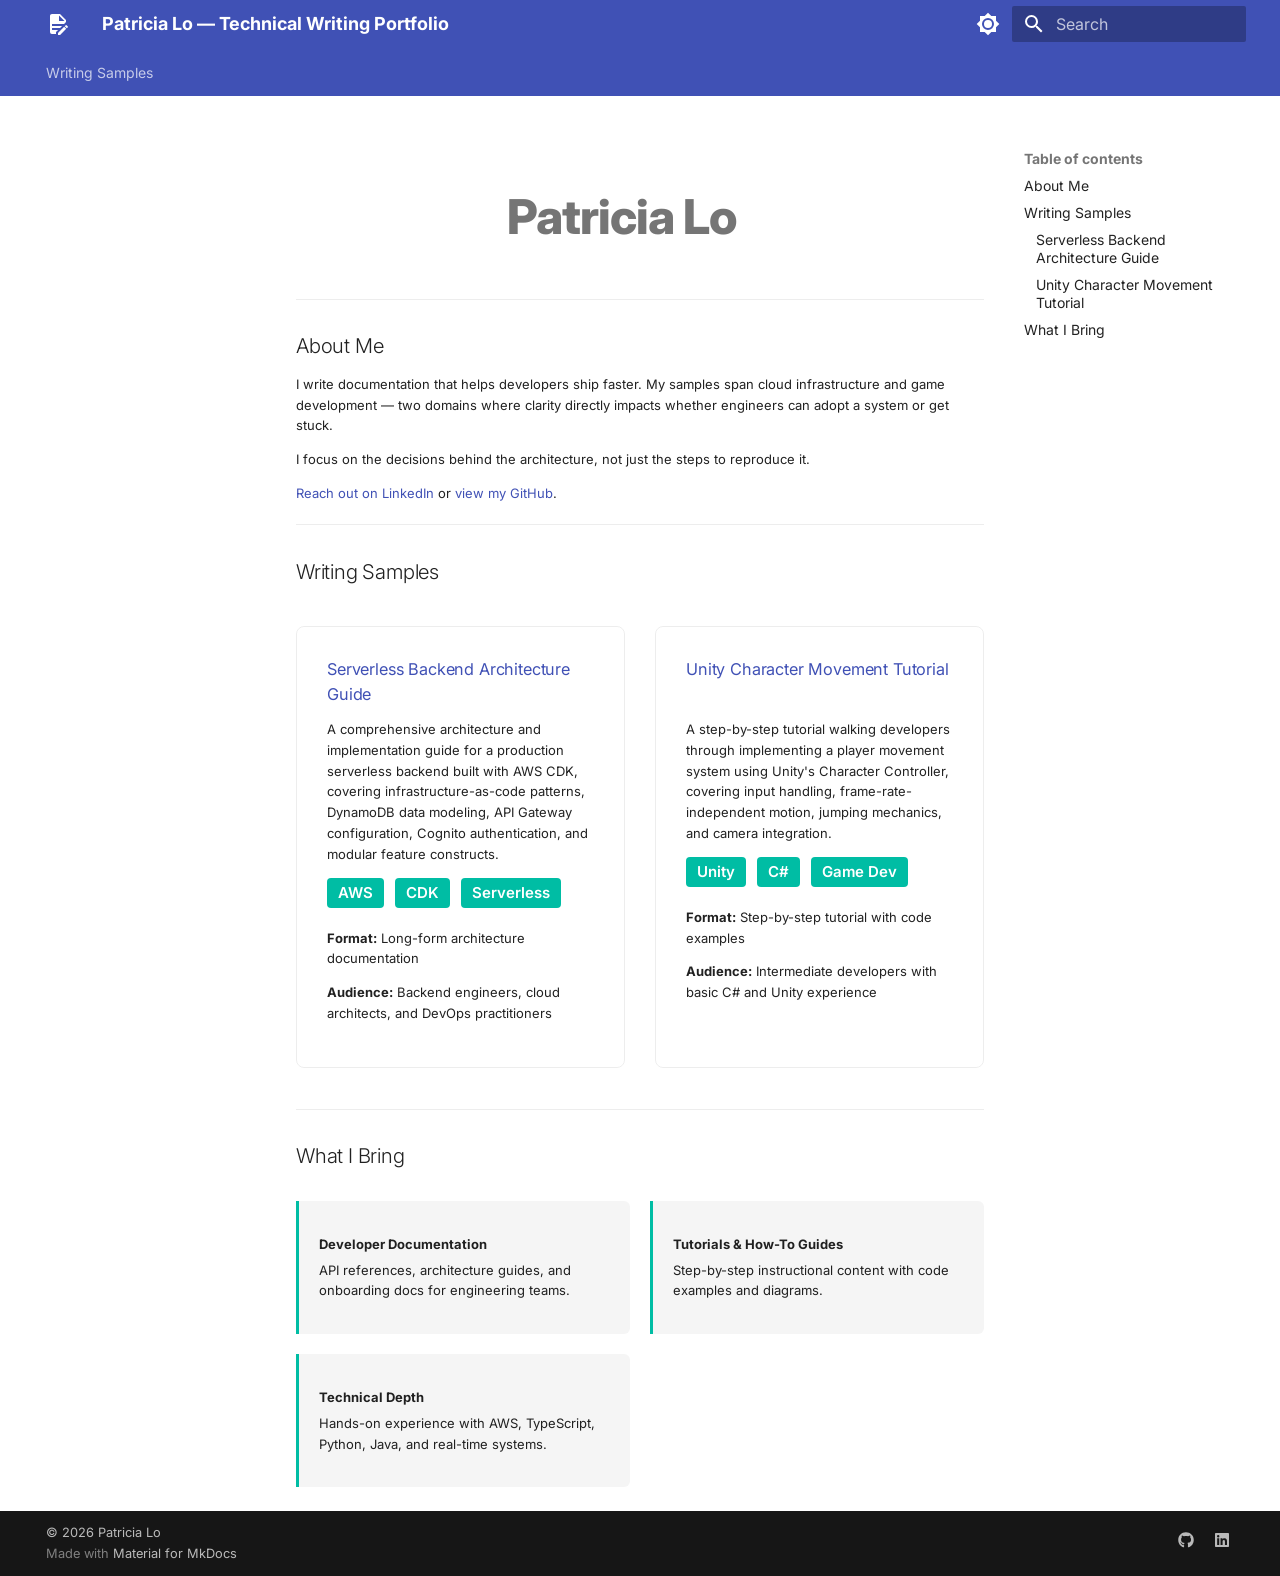
<file: index.html>
<!doctype html>
<html lang="en" class="no-js">
  <head>
    
      <meta charset="utf-8">
      <meta name="viewport" content="width=device-width,initial-scale=1">
      
        <meta name="description" content="Documentation samples demonstrating clear, developer-focused technical writing across cloud architecture and game development.">
      
      
        <meta name="author" content="Patricia Lo">
      
      
      
      
      
        
      
      
      <link rel="icon" href="assets/images/favicon.png">
      <meta name="generator" content="mkdocs-1.6.1, mkdocs-material-9.7.5">
    
    
      
        <title>Patricia Lo — Technical Writing Portfolio</title>
      
    
    
      <link rel="stylesheet" href="assets/stylesheets/main.484c7ddc.min.css">
      
        
        <link rel="stylesheet" href="assets/stylesheets/palette.ab4e12ef.min.css">
      
      


    
    
      
    
    
      
        
        
        <link rel="preconnect" href="https://fonts.gstatic.com" crossorigin>
        <link rel="stylesheet" href="https://fonts.googleapis.com/css?family=Inter:300,300i,400,400i,700,700i%7CJetBrains+Mono:400,400i,700,700i&display=fallback">
        <style>:root{--md-text-font:"Inter";--md-code-font:"JetBrains Mono"}</style>
      
    
    
      <link rel="stylesheet" href="stylesheets/extra.css">
    
    <script>__md_scope=new URL(".",location),__md_hash=e=>[...e].reduce(((e,_)=>(e<<5)-e+_.charCodeAt(0)),0),__md_get=(e,_=localStorage,t=__md_scope)=>JSON.parse(_.getItem(t.pathname+"."+e)),__md_set=(e,_,t=localStorage,a=__md_scope)=>{try{t.setItem(a.pathname+"."+e,JSON.stringify(_))}catch(e){}}</script>
    
      

    
    
  </head>
  
  
    
    
      
    
    
    
    
    <body dir="ltr" data-md-color-scheme="default" data-md-color-primary="indigo" data-md-color-accent="teal">
  
    
    <input class="md-toggle" data-md-toggle="drawer" type="checkbox" id="__drawer" autocomplete="off">
    <input class="md-toggle" data-md-toggle="search" type="checkbox" id="__search" autocomplete="off">
    <label class="md-overlay" for="__drawer"></label>
    <div data-md-component="skip">
      
        
        <a href="#patricia-lo" class="md-skip">
          Skip to content
        </a>
      
    </div>
    <div data-md-component="announce">
      
    </div>
    
    
      

<header class="md-header" data-md-component="header">
  <nav class="md-header__inner md-grid" aria-label="Header">
    <a href="." title="Patricia Lo — Technical Writing Portfolio" class="md-header__button md-logo" aria-label="Patricia Lo — Technical Writing Portfolio" data-md-component="logo">
      
  
  <svg xmlns="http://www.w3.org/2000/svg" viewBox="0 0 24 24"><path d="M6 2c-1.11 0-2 .89-2 2v16a2 2 0 0 0 2 2h4v-1.91L12.09 18H6v-2h8.09l2-2H6v-2h12.09L20 10.09V8l-6-6zm7 1.5L18.5 9H13zm7.15 9.5a.55.55 0 0 0-.4.16l-1.02 1.02 2.09 2.08 1.02-1.01c.21-.22.21-.58 0-.79l-1.3-1.3a.54.54 0 0 0-.39-.16m-2.01 1.77L12 20.92V23h2.08l6.15-6.15z"/></svg>

    </a>
    <label class="md-header__button md-icon" for="__drawer">
      
      <svg xmlns="http://www.w3.org/2000/svg" viewBox="0 0 24 24"><path d="M3 6h18v2H3zm0 5h18v2H3zm0 5h18v2H3z"/></svg>
    </label>
    <div class="md-header__title" data-md-component="header-title">
      <div class="md-header__ellipsis">
        <div class="md-header__topic">
          <span class="md-ellipsis">
            Patricia Lo — Technical Writing Portfolio
          </span>
        </div>
        <div class="md-header__topic" data-md-component="header-topic">
          <span class="md-ellipsis">
            
              Home
            
          </span>
        </div>
      </div>
    </div>
    
      
        <form class="md-header__option" data-md-component="palette">
  
    
    
    
    <input class="md-option" data-md-color-media="(prefers-color-scheme: light)" data-md-color-scheme="default" data-md-color-primary="indigo" data-md-color-accent="teal"  aria-label="Switch to dark mode"  type="radio" name="__palette" id="__palette_0">
    
      <label class="md-header__button md-icon" title="Switch to dark mode" for="__palette_1" hidden>
        <svg xmlns="http://www.w3.org/2000/svg" viewBox="0 0 24 24"><path d="M12 8a4 4 0 0 0-4 4 4 4 0 0 0 4 4 4 4 0 0 0 4-4 4 4 0 0 0-4-4m0 10a6 6 0 0 1-6-6 6 6 0 0 1 6-6 6 6 0 0 1 6 6 6 6 0 0 1-6 6m8-9.31V4h-4.69L12 .69 8.69 4H4v4.69L.69 12 4 15.31V20h4.69L12 23.31 15.31 20H20v-4.69L23.31 12z"/></svg>
      </label>
    
  
    
    
    
    <input class="md-option" data-md-color-media="(prefers-color-scheme: dark)" data-md-color-scheme="slate" data-md-color-primary="indigo" data-md-color-accent="teal"  aria-label="Switch to light mode"  type="radio" name="__palette" id="__palette_1">
    
      <label class="md-header__button md-icon" title="Switch to light mode" for="__palette_0" hidden>
        <svg xmlns="http://www.w3.org/2000/svg" viewBox="0 0 24 24"><path d="M12 18c-.89 0-1.74-.2-2.5-.55C11.56 16.5 13 14.42 13 12s-1.44-4.5-3.5-5.45C10.26 6.2 11.11 6 12 6a6 6 0 0 1 6 6 6 6 0 0 1-6 6m8-9.31V4h-4.69L12 .69 8.69 4H4v4.69L.69 12 4 15.31V20h4.69L12 23.31 15.31 20H20v-4.69L23.31 12z"/></svg>
      </label>
    
  
</form>
      
    
    
      <script>var palette=__md_get("__palette");if(palette&&palette.color){if("(prefers-color-scheme)"===palette.color.media){var media=matchMedia("(prefers-color-scheme: light)"),input=document.querySelector(media.matches?"[data-md-color-media='(prefers-color-scheme: light)']":"[data-md-color-media='(prefers-color-scheme: dark)']");palette.color.media=input.getAttribute("data-md-color-media"),palette.color.scheme=input.getAttribute("data-md-color-scheme"),palette.color.primary=input.getAttribute("data-md-color-primary"),palette.color.accent=input.getAttribute("data-md-color-accent")}for(var[key,value]of Object.entries(palette.color))document.body.setAttribute("data-md-color-"+key,value)}</script>
    
    
    
      
      
        <label class="md-header__button md-icon" for="__search">
          
          <svg xmlns="http://www.w3.org/2000/svg" viewBox="0 0 24 24"><path d="M9.5 3A6.5 6.5 0 0 1 16 9.5c0 1.61-.59 3.09-1.56 4.23l.27.27h.79l5 5-1.5 1.5-5-5v-.79l-.27-.27A6.52 6.52 0 0 1 9.5 16 6.5 6.5 0 0 1 3 9.5 6.5 6.5 0 0 1 9.5 3m0 2C7 5 5 7 5 9.5S7 14 9.5 14 14 12 14 9.5 12 5 9.5 5"/></svg>
        </label>
        <div class="md-search" data-md-component="search" role="dialog">
  <label class="md-search__overlay" for="__search"></label>
  <div class="md-search__inner" role="search">
    <form class="md-search__form" name="search">
      <input type="text" class="md-search__input" name="query" aria-label="Search" placeholder="Search" autocapitalize="off" autocorrect="off" autocomplete="off" spellcheck="false" data-md-component="search-query" required>
      <label class="md-search__icon md-icon" for="__search">
        
        <svg xmlns="http://www.w3.org/2000/svg" viewBox="0 0 24 24"><path d="M9.5 3A6.5 6.5 0 0 1 16 9.5c0 1.61-.59 3.09-1.56 4.23l.27.27h.79l5 5-1.5 1.5-5-5v-.79l-.27-.27A6.52 6.52 0 0 1 9.5 16 6.5 6.5 0 0 1 3 9.5 6.5 6.5 0 0 1 9.5 3m0 2C7 5 5 7 5 9.5S7 14 9.5 14 14 12 14 9.5 12 5 9.5 5"/></svg>
        
        <svg xmlns="http://www.w3.org/2000/svg" viewBox="0 0 24 24"><path d="M20 11v2H8l5.5 5.5-1.42 1.42L4.16 12l7.92-7.92L13.5 5.5 8 11z"/></svg>
      </label>
      <nav class="md-search__options" aria-label="Search">
        
        <button type="reset" class="md-search__icon md-icon" title="Clear" aria-label="Clear" tabindex="-1">
          
          <svg xmlns="http://www.w3.org/2000/svg" viewBox="0 0 24 24"><path d="M19 6.41 17.59 5 12 10.59 6.41 5 5 6.41 10.59 12 5 17.59 6.41 19 12 13.41 17.59 19 19 17.59 13.41 12z"/></svg>
        </button>
      </nav>
      
        <div class="md-search__suggest" data-md-component="search-suggest"></div>
      
    </form>
    <div class="md-search__output">
      <div class="md-search__scrollwrap" tabindex="0" data-md-scrollfix>
        <div class="md-search-result" data-md-component="search-result">
          <div class="md-search-result__meta">
            Initializing search
          </div>
          <ol class="md-search-result__list" role="presentation"></ol>
        </div>
      </div>
    </div>
  </div>
</div>
      
    
    
  </nav>
  
</header>
    
    <div class="md-container" data-md-component="container">
      
      
        
          
            
<nav class="md-tabs" aria-label="Tabs" data-md-component="tabs">
  <div class="md-grid">
    <ul class="md-tabs__list">
      
        
  
  
  
  
    
    
      <li class="md-tabs__item">
        <a href="aws-serverless-guide/" class="md-tabs__link">
          
  
  
  Writing Samples

        </a>
      </li>
    
  

      
    </ul>
  </div>
</nav>
          
        
      
      <main class="md-main" data-md-component="main">
        <div class="md-main__inner md-grid">
          
            
              
              <div class="md-sidebar md-sidebar--primary" data-md-component="sidebar" data-md-type="navigation" >
                <div class="md-sidebar__scrollwrap">
                  <div class="md-sidebar__inner">
                    


  


<nav class="md-nav md-nav--primary md-nav--lifted" aria-label="Navigation" data-md-level="0">
  <label class="md-nav__title" for="__drawer">
    <a href="." title="Patricia Lo — Technical Writing Portfolio" class="md-nav__button md-logo" aria-label="Patricia Lo — Technical Writing Portfolio" data-md-component="logo">
      
  
  <svg xmlns="http://www.w3.org/2000/svg" viewBox="0 0 24 24"><path d="M6 2c-1.11 0-2 .89-2 2v16a2 2 0 0 0 2 2h4v-1.91L12.09 18H6v-2h8.09l2-2H6v-2h12.09L20 10.09V8l-6-6zm7 1.5L18.5 9H13zm7.15 9.5a.55.55 0 0 0-.4.16l-1.02 1.02 2.09 2.08 1.02-1.01c.21-.22.21-.58 0-.79l-1.3-1.3a.54.54 0 0 0-.39-.16m-2.01 1.77L12 20.92V23h2.08l6.15-6.15z"/></svg>

    </a>
    Patricia Lo — Technical Writing Portfolio
  </label>
  
  <ul class="md-nav__list" data-md-scrollfix>
    
      
      
  
  
  
  
    
    
    
    
      
      
        
      
    
    
    <li class="md-nav__item md-nav__item--nested">
      
        
        
          
        
        <input class="md-nav__toggle md-toggle md-toggle--indeterminate" type="checkbox" id="__nav_1" >
        
          
          <label class="md-nav__link" for="__nav_1" id="__nav_1_label" tabindex="0">
            
  
  
  <span class="md-ellipsis">
    
  
    Writing Samples
  

    
  </span>
  
  

            <span class="md-nav__icon md-icon"></span>
          </label>
        
        <nav class="md-nav" data-md-level="1" aria-labelledby="__nav_1_label" aria-expanded="false">
          <label class="md-nav__title" for="__nav_1">
            <span class="md-nav__icon md-icon"></span>
            
  
    Writing Samples
  

          </label>
          <ul class="md-nav__list" data-md-scrollfix>
            
              
                
  
  
  
  
    <li class="md-nav__item">
      <a href="aws-serverless-guide/" class="md-nav__link">
        
  
  
  <span class="md-ellipsis">
    
  
    AWS Serverless Architecture Guide
  

    
  </span>
  
  

      </a>
    </li>
  

              
            
              
                
  
  
  
  
    <li class="md-nav__item">
      <a href="unity-movement-tutorial/" class="md-nav__link">
        
  
  
  <span class="md-ellipsis">
    
  
    Unity Character Movement Tutorial
  

    
  </span>
  
  

      </a>
    </li>
  

              
            
          </ul>
        </nav>
      
    </li>
  

    
  </ul>
</nav>
                  </div>
                </div>
              </div>
            
            
              
              <div class="md-sidebar md-sidebar--secondary" data-md-component="sidebar" data-md-type="toc" >
                <div class="md-sidebar__scrollwrap">
                  <div class="md-sidebar__inner">
                    

<nav class="md-nav md-nav--secondary" aria-label="Table of contents">
  
  
  
    
  
  
    <label class="md-nav__title" for="__toc">
      <span class="md-nav__icon md-icon"></span>
      Table of contents
    </label>
    <ul class="md-nav__list" data-md-component="toc" data-md-scrollfix>
      
        <li class="md-nav__item">
  <a href="#about-me" class="md-nav__link">
    <span class="md-ellipsis">
      
        About Me
      
    </span>
  </a>
  
</li>
      
        <li class="md-nav__item">
  <a href="#writing-samples" class="md-nav__link">
    <span class="md-ellipsis">
      
        Writing Samples
      
    </span>
  </a>
  
    <nav class="md-nav" aria-label="Writing Samples">
      <ul class="md-nav__list">
        
          <li class="md-nav__item">
  <a href="#serverless-backend-architecture-guide" class="md-nav__link">
    <span class="md-ellipsis">
      
        Serverless Backend Architecture Guide
      
    </span>
  </a>
  
</li>
        
          <li class="md-nav__item">
  <a href="#unity-character-movement-tutorial" class="md-nav__link">
    <span class="md-ellipsis">
      
        Unity Character Movement Tutorial
      
    </span>
  </a>
  
</li>
        
      </ul>
    </nav>
  
</li>
      
        <li class="md-nav__item">
  <a href="#what-i-bring" class="md-nav__link">
    <span class="md-ellipsis">
      
        What I Bring
      
    </span>
  </a>
  
</li>
      
    </ul>
  
</nav>
                  </div>
                </div>
              </div>
            
          
          
            <div class="md-content" data-md-component="content">
              
              <article class="md-content__inner md-typeset">
                
                  



<div class="hero">
<h1 id="patricia-lo">Patricia Lo<a class="headerlink" href="#patricia-lo" title="Permanent link">&para;</a></h1>
</div>
<hr />
<h2 id="about-me">About Me<a class="headerlink" href="#about-me" title="Permanent link">&para;</a></h2>
<p>I write documentation that helps developers ship faster. My samples span cloud infrastructure and game development — two domains where clarity directly impacts whether engineers can adopt a system or get stuck.</p>
<p>I focus on the decisions behind the architecture, not just the steps to reproduce it.</p>
<p><a href="https://linkedin.com/in/patricialo">Reach out on LinkedIn</a> or <a href="https://github.com/pkwlo">view my GitHub</a>.</p>
<hr />
<h2 id="writing-samples">Writing Samples<a class="headerlink" href="#writing-samples" title="Permanent link">&para;</a></h2>
<div class="sample-grid">
<div class="sample-card">
<h3 id="serverless-backend-architecture-guide"><a href="aws-serverless-guide/">Serverless Backend Architecture Guide</a><a class="headerlink" href="#serverless-backend-architecture-guide" title="Permanent link">&para;</a></h3>
<p>A comprehensive architecture and implementation guide for a production serverless backend built with AWS CDK, covering infrastructure-as-code patterns, DynamoDB data modeling, API Gateway configuration, Cognito authentication, and modular feature constructs.</p>
<p><span class="tag">AWS</span>
<span class="tag">CDK</span>
<span class="tag">Serverless</span></p>
<p><strong>Format:</strong> Long-form architecture documentation</p>
<p><strong>Audience:</strong> Backend engineers, cloud architects, and DevOps practitioners</p>
</div>
<div class="sample-card">
<h3 id="unity-character-movement-tutorial"><a href="unity-movement-tutorial/">Unity Character Movement Tutorial</a><a class="headerlink" href="#unity-character-movement-tutorial" title="Permanent link">&para;</a></h3>
<p>A step-by-step tutorial walking developers through implementing a player movement system using Unity's Character Controller, covering input handling, frame-rate-independent motion, jumping mechanics, and camera integration.</p>
<p><span class="tag">Unity</span>
<span class="tag">C#</span>
<span class="tag">Game Dev</span></p>
<p><strong>Format:</strong> Step-by-step tutorial with code examples</p>
<p><strong>Audience:</strong> Intermediate developers with basic C# and Unity experience</p>
</div>
</div>
<hr />
<h2 id="what-i-bring">What I Bring<a class="headerlink" href="#what-i-bring" title="Permanent link">&para;</a></h2>
<div class="skills-grid">
<div class="skill-item">
<p><strong>Developer Documentation</strong>
API references, architecture guides, and onboarding docs for engineering teams.</p>
</div>
<div class="skill-item">
<p><strong>Tutorials &amp; How-To Guides</strong>
Step-by-step instructional content with code examples and diagrams.</p>
</div>
<div class="skill-item">
<p><strong>Technical Depth</strong>
Hands-on experience with AWS, TypeScript, Python, Java, and real-time systems.</p>
</div>
</div>












                
              </article>
            </div>
          
          
  <script>var tabs=__md_get("__tabs");if(Array.isArray(tabs))e:for(var set of document.querySelectorAll(".tabbed-set")){var labels=set.querySelector(".tabbed-labels");for(var tab of tabs)for(var label of labels.getElementsByTagName("label"))if(label.innerText.trim()===tab){var input=document.getElementById(label.htmlFor);input.checked=!0;continue e}}</script>

<script>var target=document.getElementById(location.hash.slice(1));target&&target.name&&(target.checked=target.name.startsWith("__tabbed_"))</script>
        </div>
        
          <button type="button" class="md-top md-icon" data-md-component="top" hidden>
  
  <svg xmlns="http://www.w3.org/2000/svg" viewBox="0 0 24 24"><path d="M13 20h-2V8l-5.5 5.5-1.42-1.42L12 4.16l7.92 7.92-1.42 1.42L13 8z"/></svg>
  Back to top
</button>
        
      </main>
      
        <footer class="md-footer">
  
  <div class="md-footer-meta md-typeset">
    <div class="md-footer-meta__inner md-grid">
      <div class="md-copyright">
  
    <div class="md-copyright__highlight">
      &copy; 2026 Patricia Lo
    </div>
  
  
    Made with
    <a href="https://squidfunk.github.io/mkdocs-material/" target="_blank" rel="noopener">
      Material for MkDocs
    </a>
  
</div>
      
        
<div class="md-social">
  
    
    
    
    
    <a href="https://github.com/pkwlo" target="_blank" rel="noopener" title="GitHub" class="md-social__link">
      <svg xmlns="http://www.w3.org/2000/svg" viewBox="0 0 512 512"><!--! Font Awesome Free 7.1.0 by @fontawesome - https://fontawesome.com License - https://fontawesome.com/license/free (Icons: CC BY 4.0, Fonts: SIL OFL 1.1, Code: MIT License) Copyright 2025 Fonticons, Inc.--><path d="M173.9 397.4c0 2-2.3 3.6-5.2 3.6-3.3.3-5.6-1.3-5.6-3.6 0-2 2.3-3.6 5.2-3.6 3-.3 5.6 1.3 5.6 3.6m-31.1-4.5c-.7 2 1.3 4.3 4.3 4.9 2.6 1 5.6 0 6.2-2s-1.3-4.3-4.3-5.2c-2.6-.7-5.5.3-6.2 2.3m44.2-1.7c-2.9.7-4.9 2.6-4.6 4.9.3 2 2.9 3.3 5.9 2.6 2.9-.7 4.9-2.6 4.6-4.6-.3-1.9-3-3.2-5.9-2.9M252.8 8C114.1 8 8 113.3 8 252c0 110.9 69.8 205.8 169.5 239.2 12.8 2.3 17.3-5.6 17.3-12.1 0-6.2-.3-40.4-.3-61.4 0 0-70 15-84.7-29.8 0 0-11.4-29.1-27.8-36.6 0 0-22.9-15.7 1.6-15.4 0 0 24.9 2 38.6 25.8 21.9 38.6 58.6 27.5 72.9 20.9 2.3-16 8.8-27.1 16-33.7-55.9-6.2-112.3-14.3-112.3-110.5 0-27.5 7.6-41.3 23.6-58.9-2.6-6.5-11.1-33.3 2.6-67.9 20.9-6.5 69 27 69 27 20-5.6 41.5-8.5 62.8-8.5s42.8 2.9 62.8 8.5c0 0 48.1-33.6 69-27 13.7 34.7 5.2 61.4 2.6 67.9 16 17.7 25.8 31.5 25.8 58.9 0 96.5-58.9 104.2-114.8 110.5 9.2 7.9 17 22.9 17 46.4 0 33.7-.3 75.4-.3 83.6 0 6.5 4.6 14.4 17.3 12.1C436.2 457.8 504 362.9 504 252 504 113.3 391.5 8 252.8 8M105.2 352.9c-1.3 1-1 3.3.7 5.2 1.6 1.6 3.9 2.3 5.2 1 1.3-1 1-3.3-.7-5.2-1.6-1.6-3.9-2.3-5.2-1m-10.8-8.1c-.7 1.3.3 2.9 2.3 3.9 1.6 1 3.6.7 4.3-.7.7-1.3-.3-2.9-2.3-3.9-2-.6-3.6-.3-4.3.7m32.4 35.6c-1.6 1.3-1 4.3 1.3 6.2 2.3 2.3 5.2 2.6 6.5 1 1.3-1.3.7-4.3-1.3-6.2-2.2-2.3-5.2-2.6-6.5-1m-11.4-14.7c-1.6 1-1.6 3.6 0 5.9s4.3 3.3 5.6 2.3c1.6-1.3 1.6-3.9 0-6.2-1.4-2.3-4-3.3-5.6-2"/></svg>
    </a>
  
    
    
    
    
    <a href="https://linkedin.com/in/patricialo" target="_blank" rel="noopener" title="LinkedIn" class="md-social__link">
      <svg xmlns="http://www.w3.org/2000/svg" viewBox="0 0 448 512"><!--! Font Awesome Free 7.1.0 by @fontawesome - https://fontawesome.com License - https://fontawesome.com/license/free (Icons: CC BY 4.0, Fonts: SIL OFL 1.1, Code: MIT License) Copyright 2025 Fonticons, Inc.--><path d="M416 32H31.9C14.3 32 0 46.5 0 64.3v383.4C0 465.5 14.3 480 31.9 480H416c17.6 0 32-14.5 32-32.3V64.3c0-17.8-14.4-32.3-32-32.3M135.4 416H69V202.2h66.5V416zM102.2 96a38.5 38.5 0 1 1 0 77 38.5 38.5 0 1 1 0-77m282.1 320h-66.4V312c0-24.8-.5-56.7-34.5-56.7-34.6 0-39.9 27-39.9 54.9V416h-66.4V202.2h63.7v29.2h.9c8.9-16.8 30.6-34.5 62.9-34.5 67.2 0 79.7 44.3 79.7 101.9z"/></svg>
    </a>
  
</div>
      
    </div>
  </div>
</footer>
      
    </div>
    <div class="md-dialog" data-md-component="dialog">
      <div class="md-dialog__inner md-typeset"></div>
    </div>
    
    
    
      
      
      <script id="__config" type="application/json">{"annotate": null, "base": ".", "features": ["navigation.tabs", "navigation.sections", "navigation.top", "navigation.expand", "search.suggest", "search.highlight", "content.code.copy", "content.tabs.link", "toc.follow"], "search": "assets/javascripts/workers/search.2c215733.min.js", "tags": null, "translations": {"clipboard.copied": "Copied to clipboard", "clipboard.copy": "Copy to clipboard", "search.result.more.one": "1 more on this page", "search.result.more.other": "# more on this page", "search.result.none": "No matching documents", "search.result.one": "1 matching document", "search.result.other": "# matching documents", "search.result.placeholder": "Type to start searching", "search.result.term.missing": "Missing", "select.version": "Select version"}, "version": null}</script>
    
    
      <script src="assets/javascripts/bundle.79ae519e.min.js"></script>
      
    
  </body>
</html>
</file>
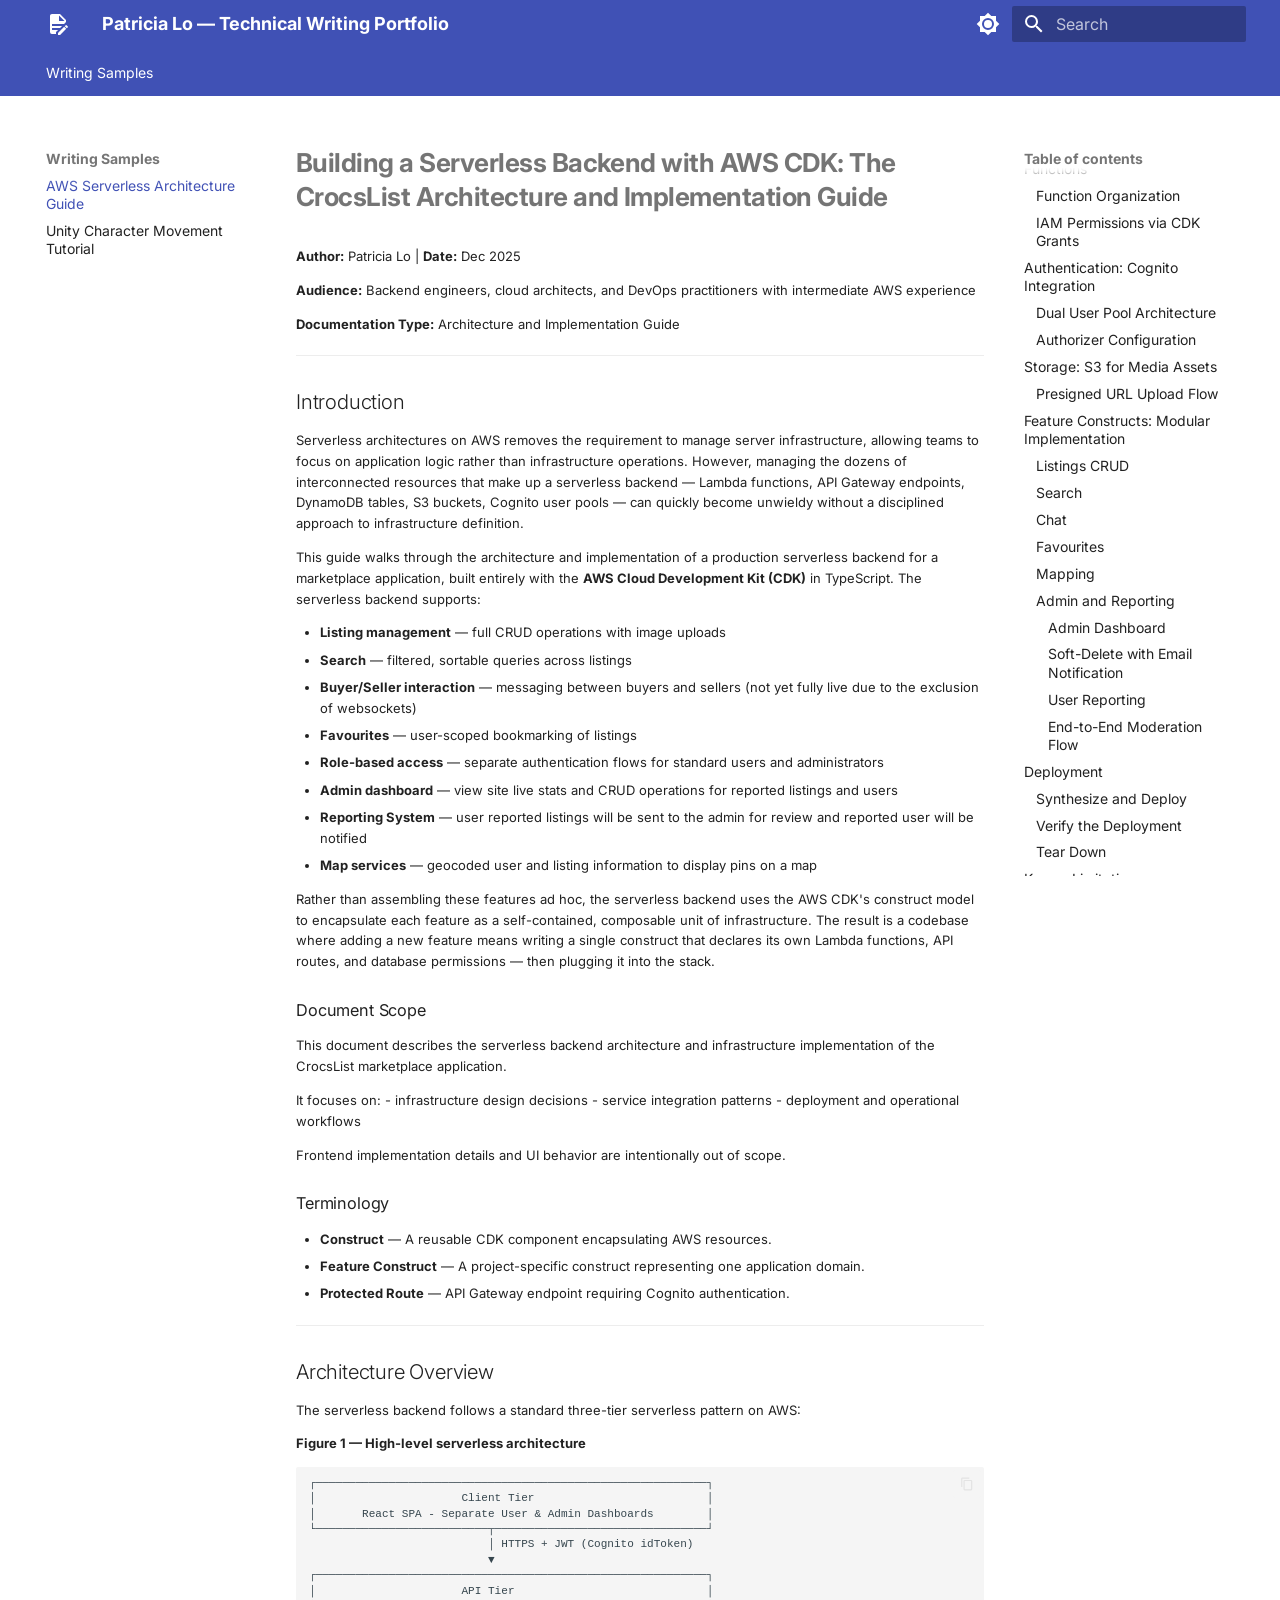
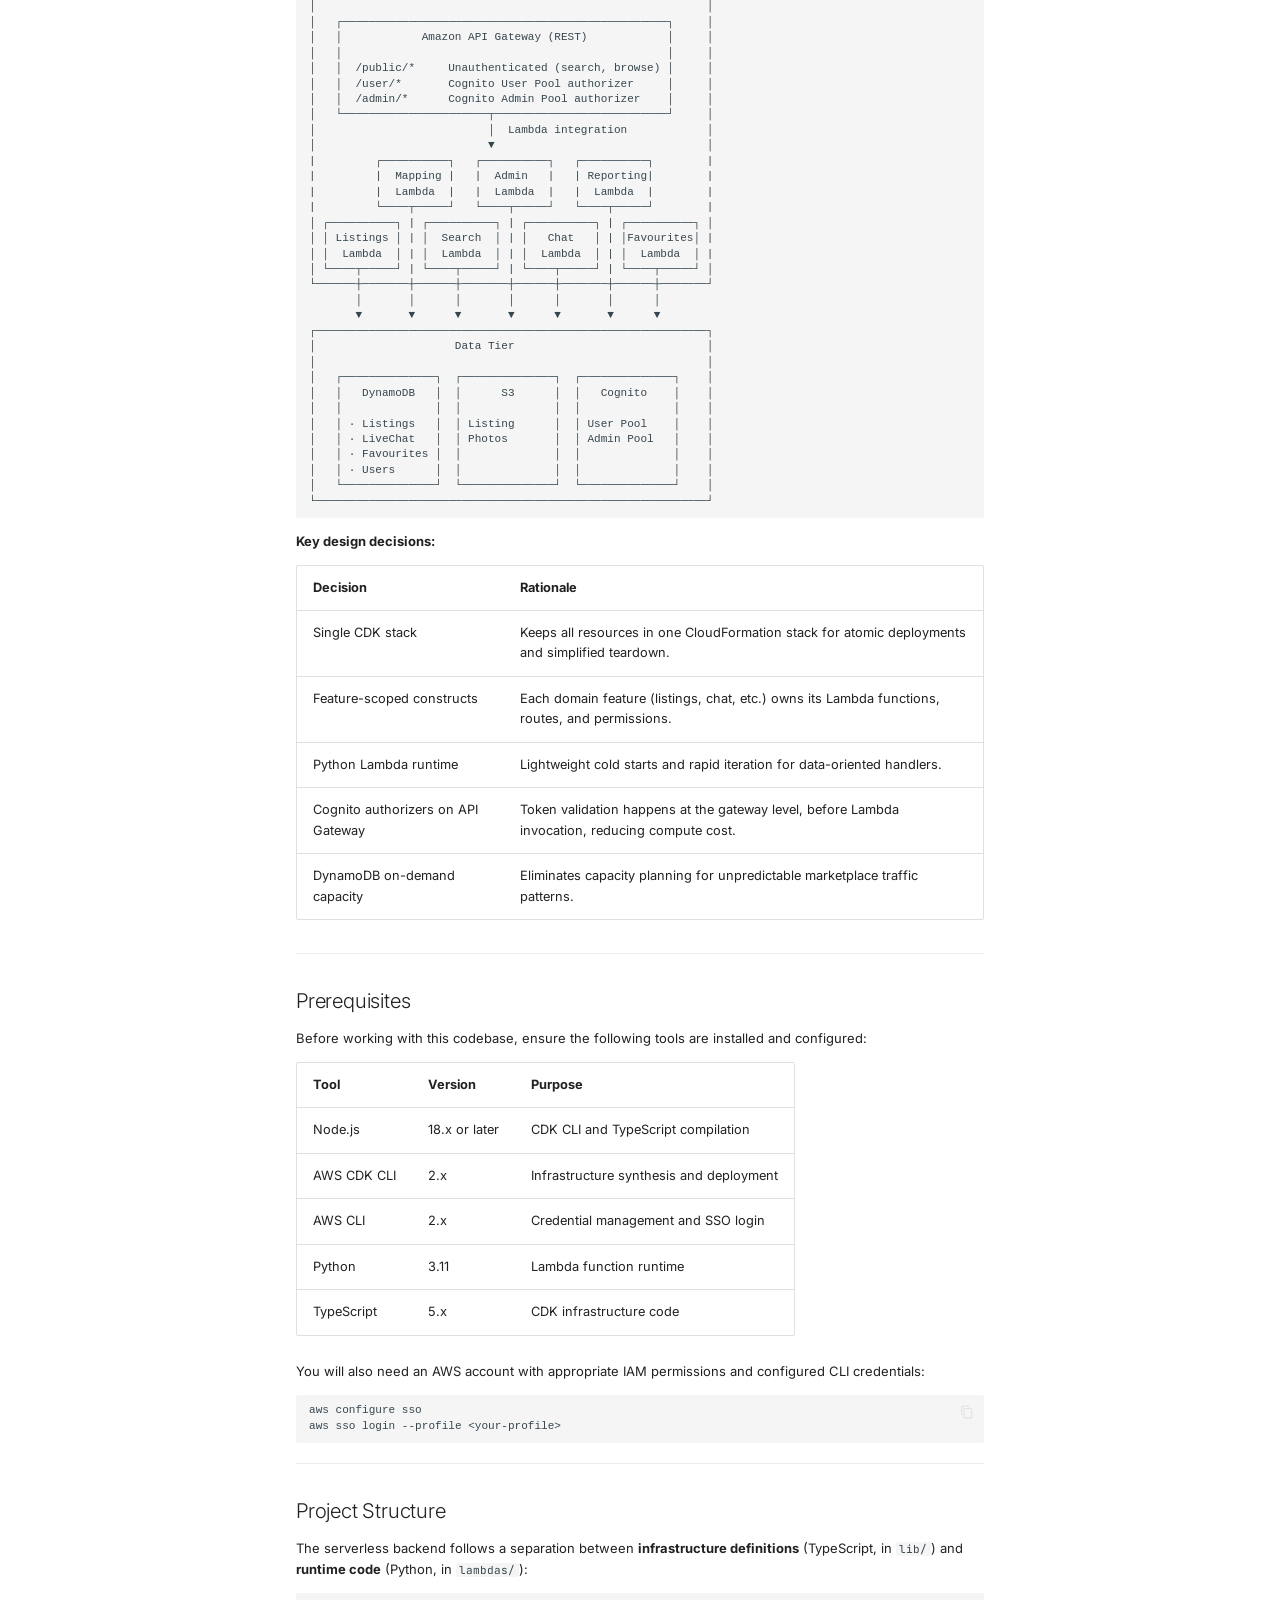
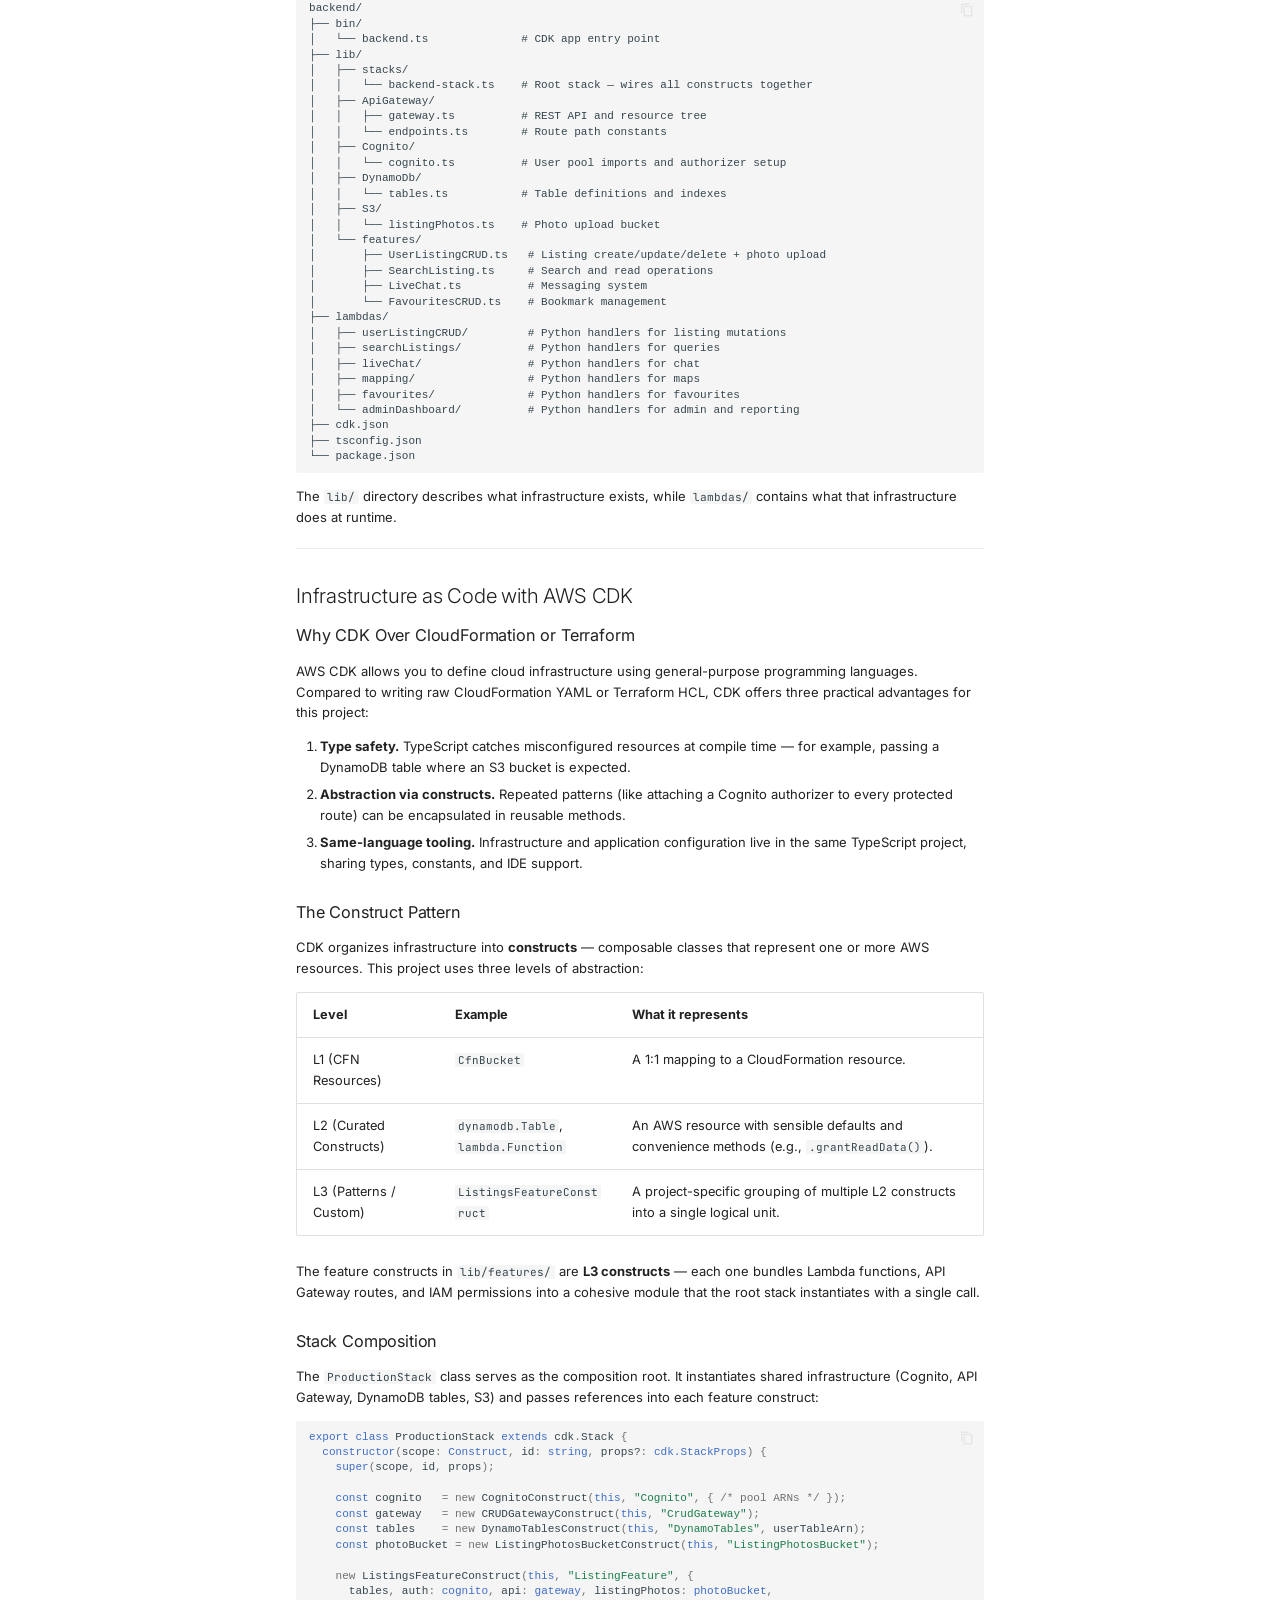
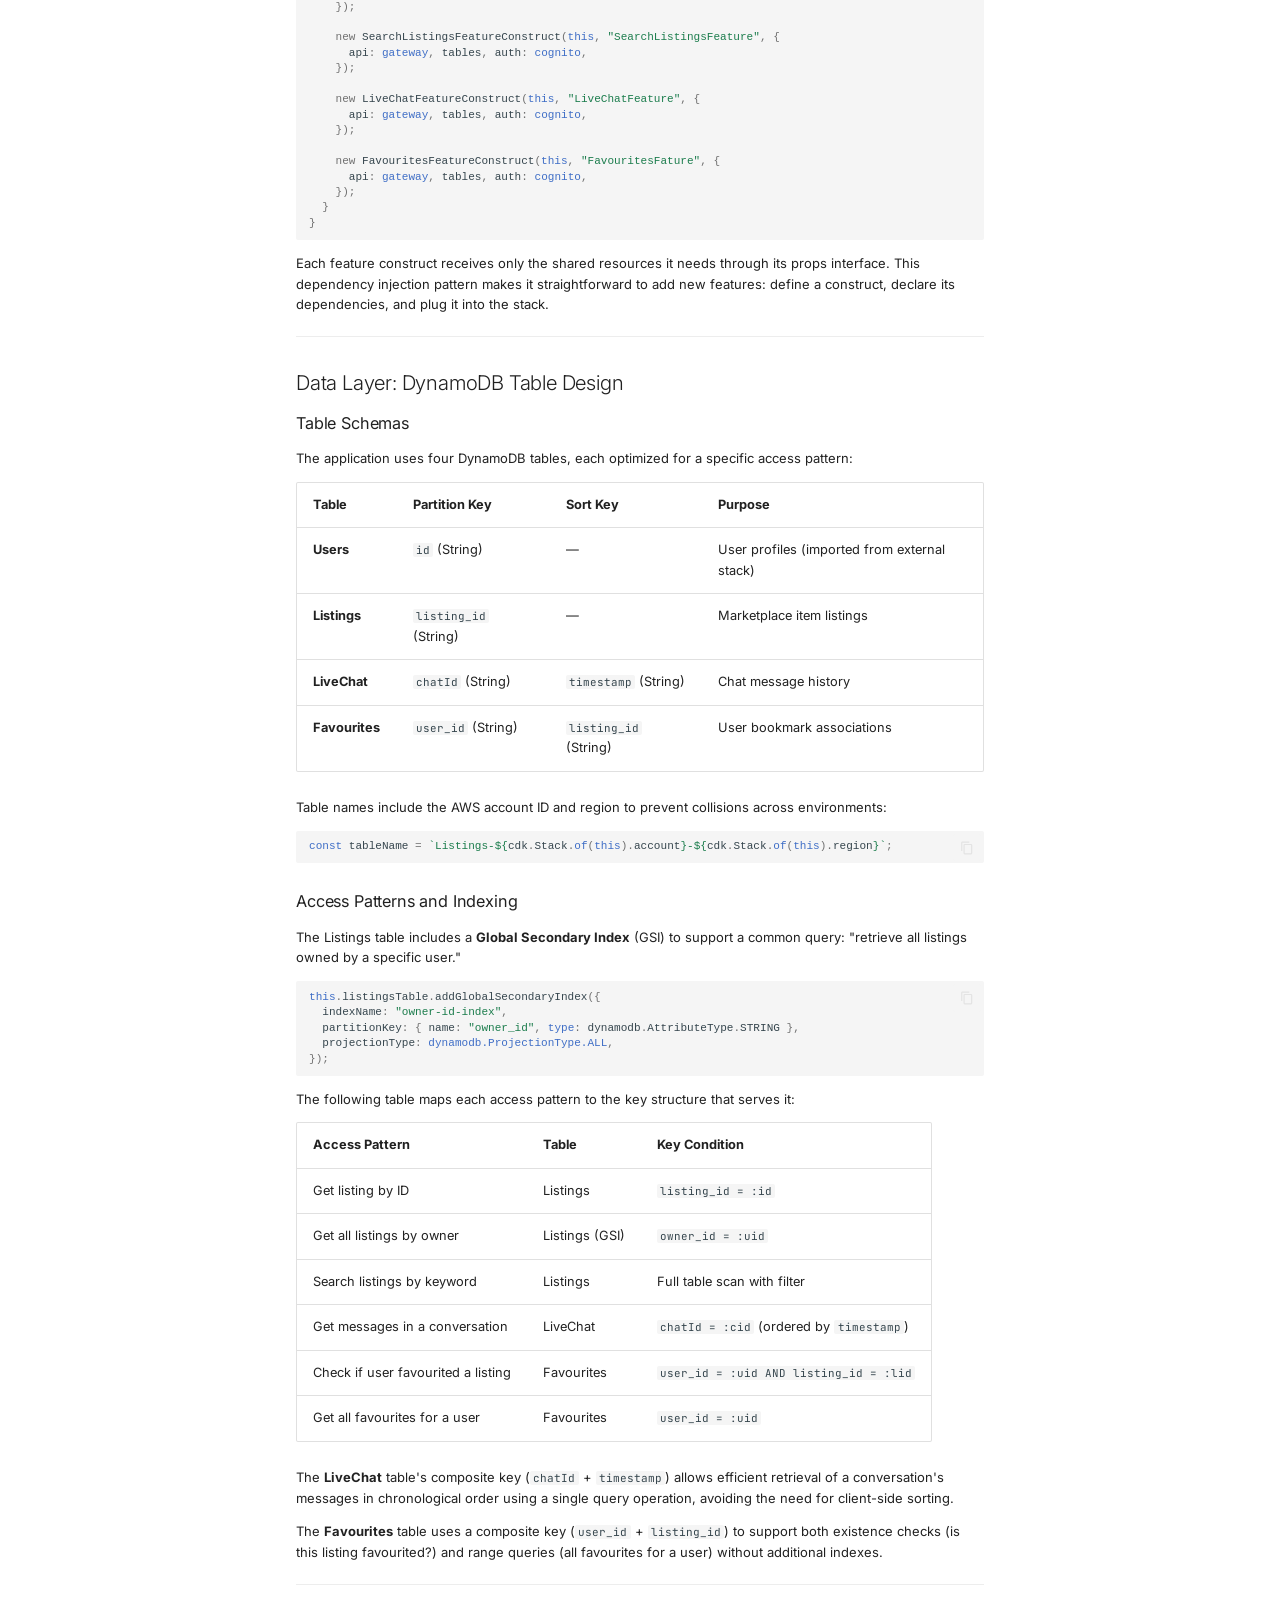
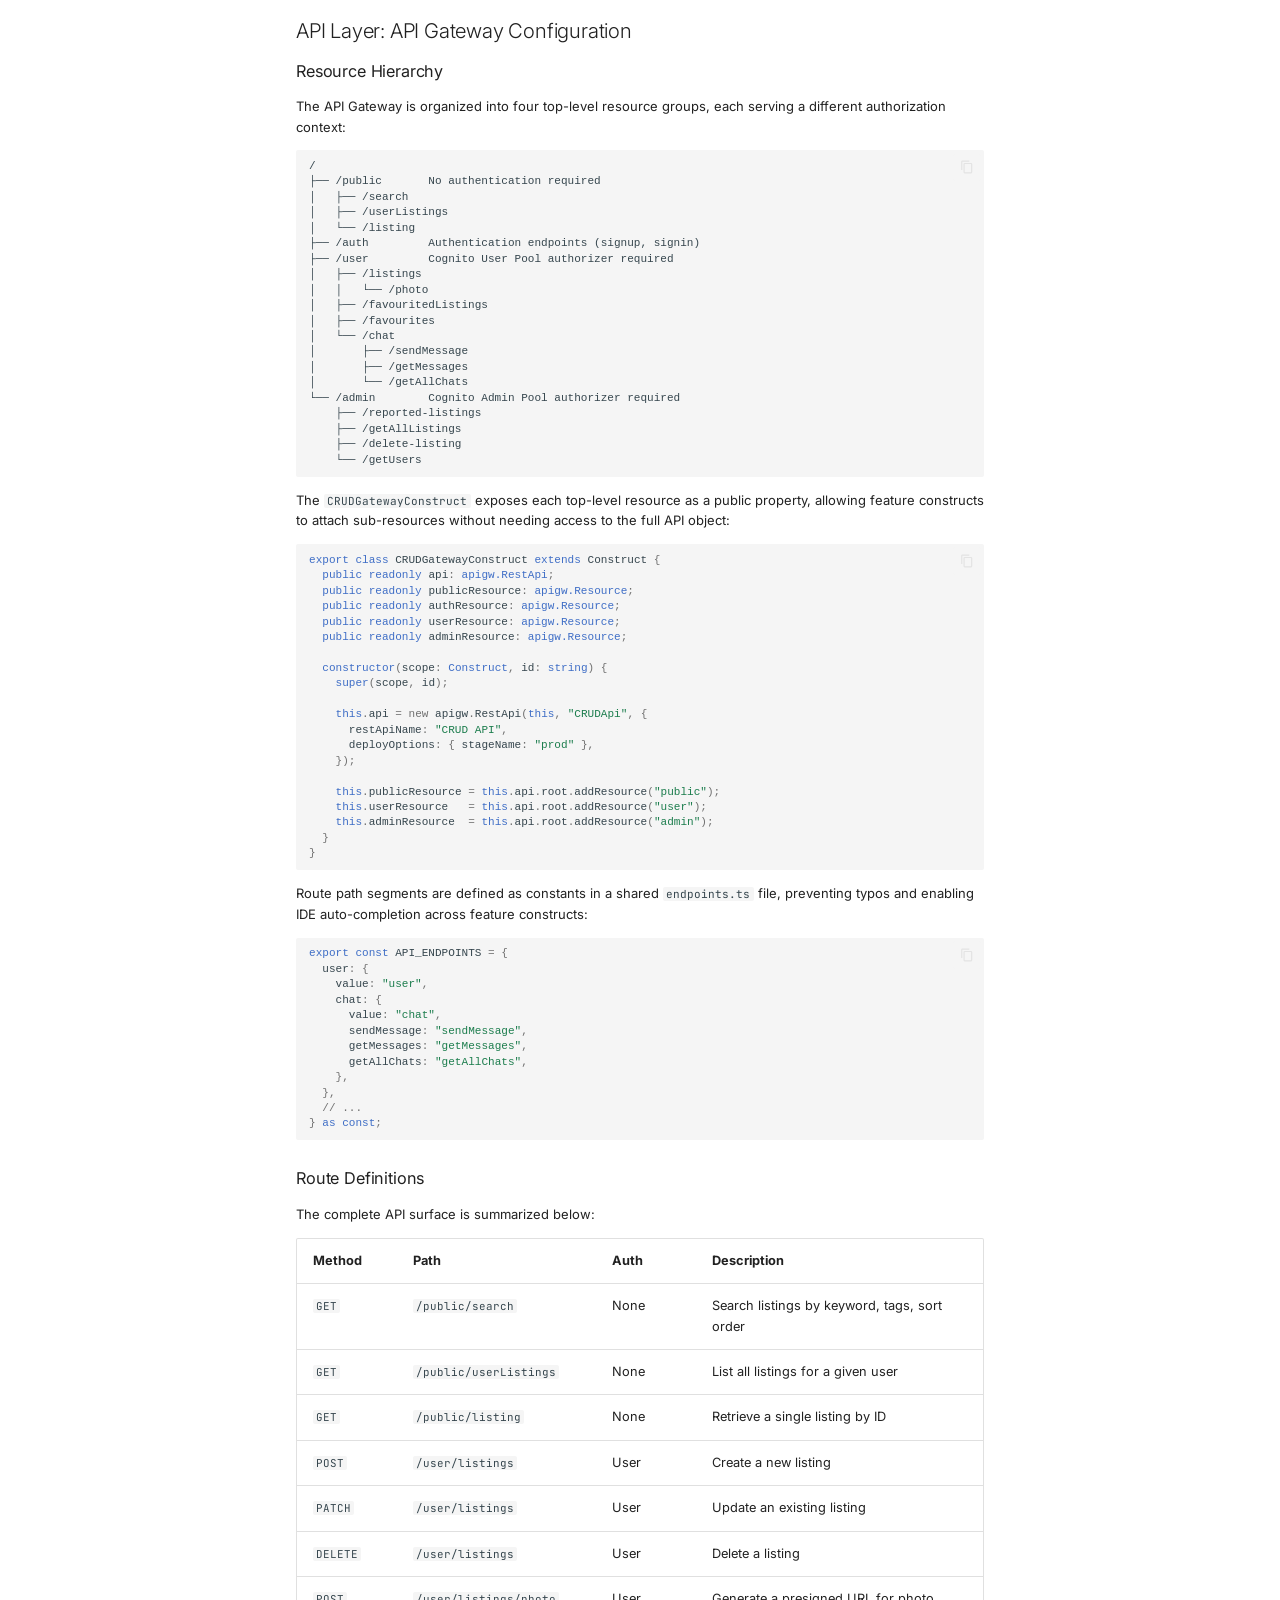
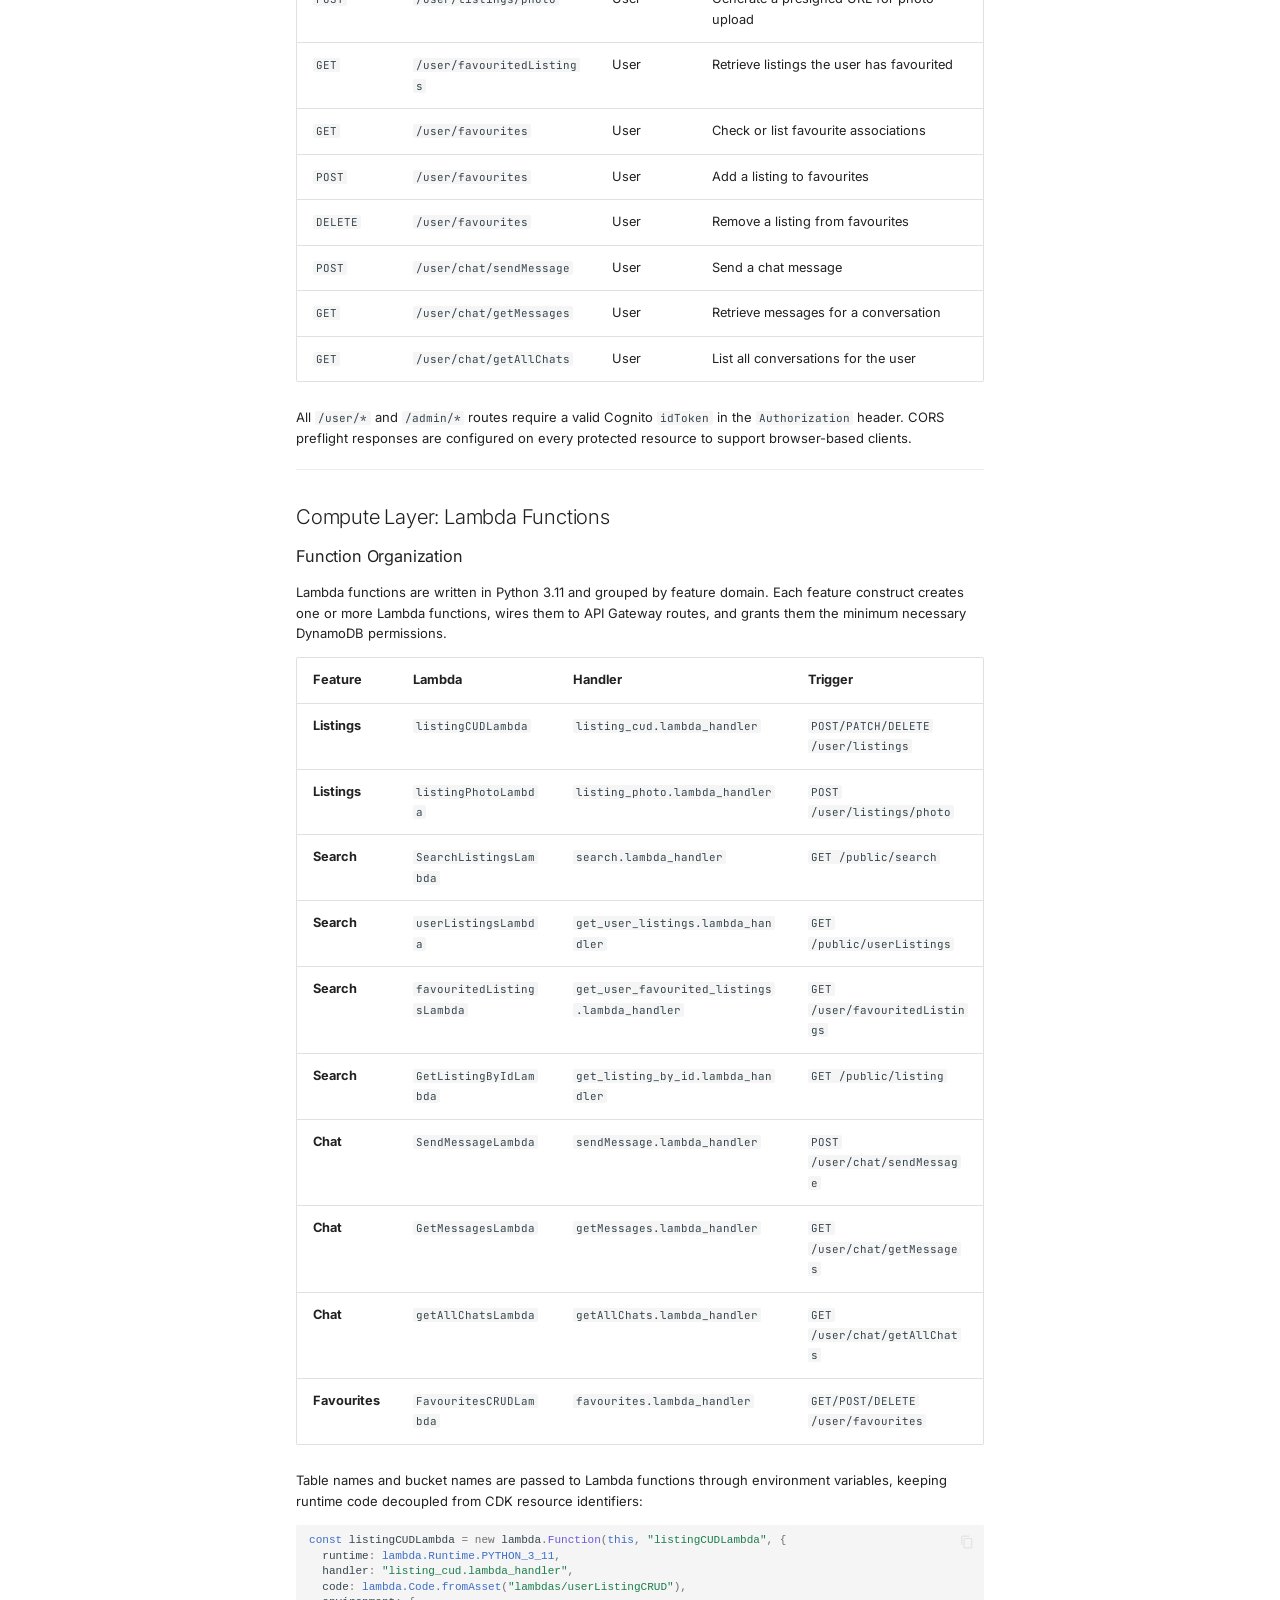
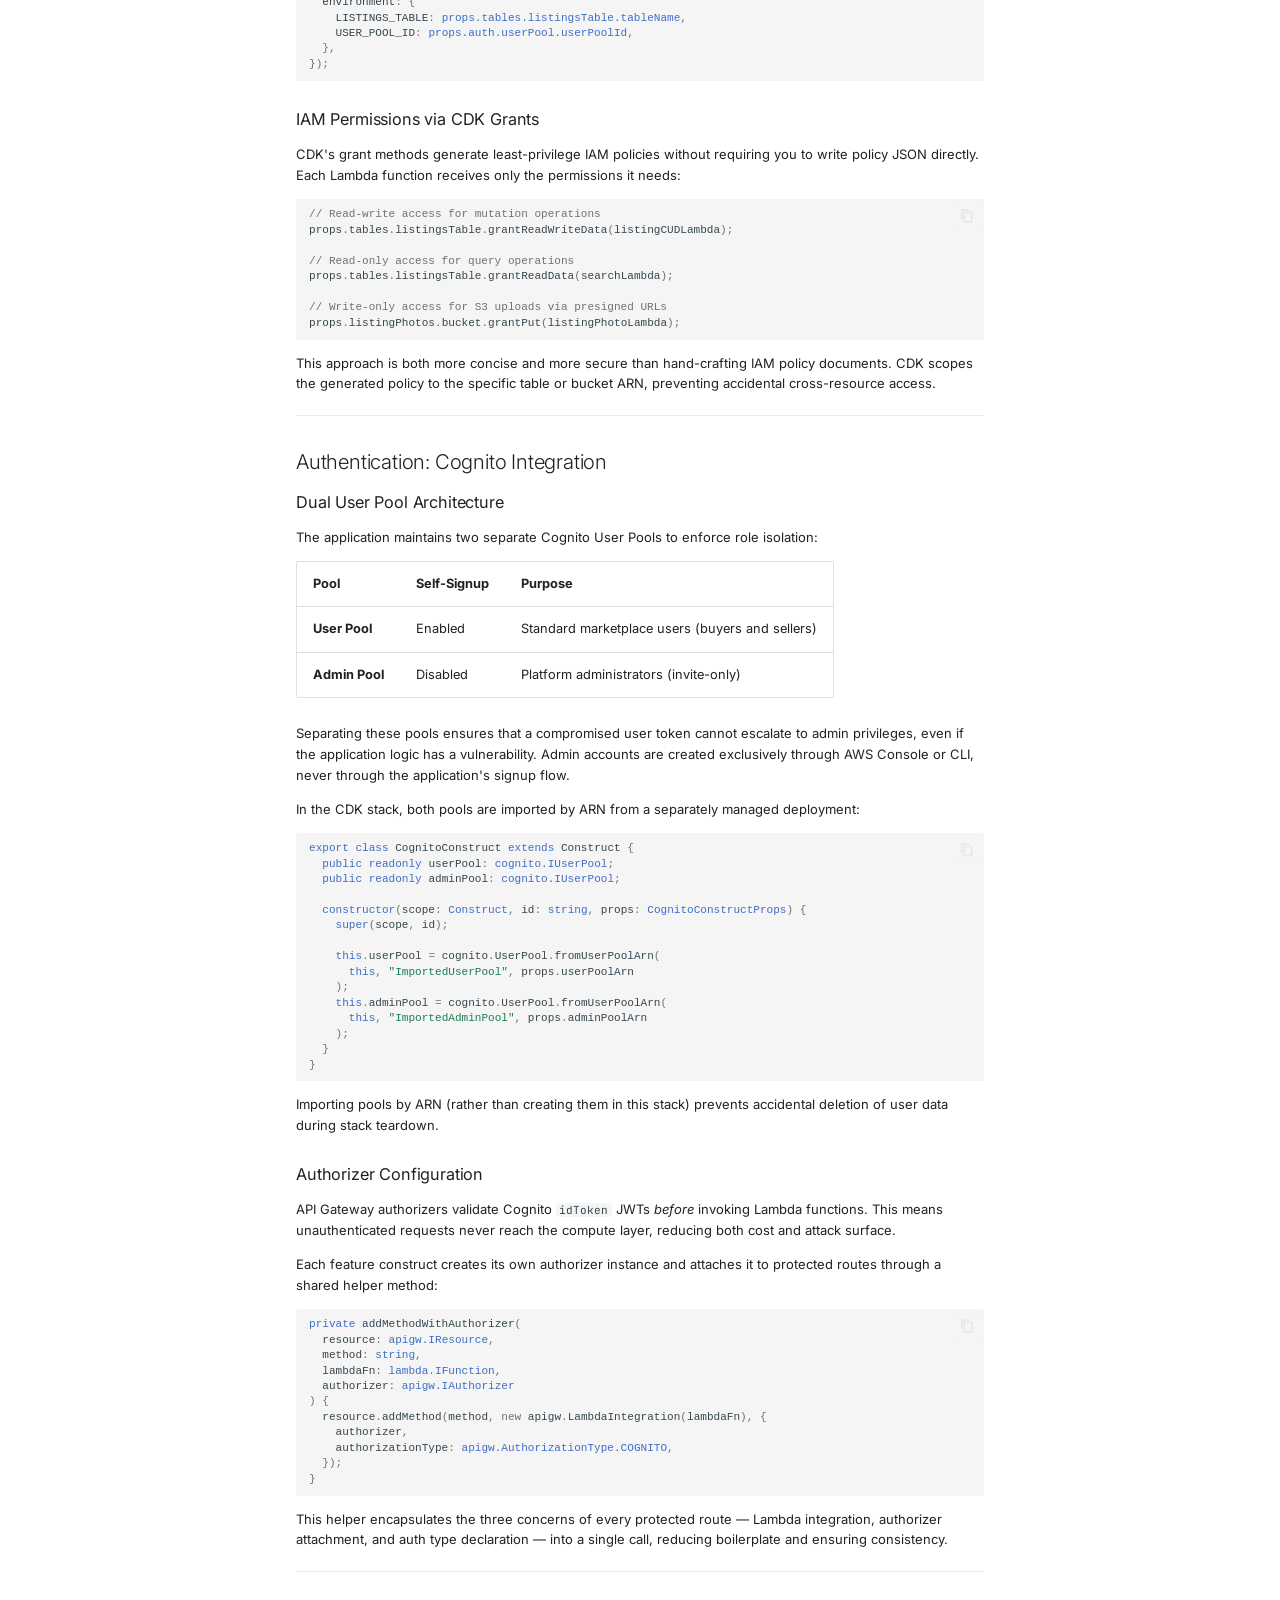
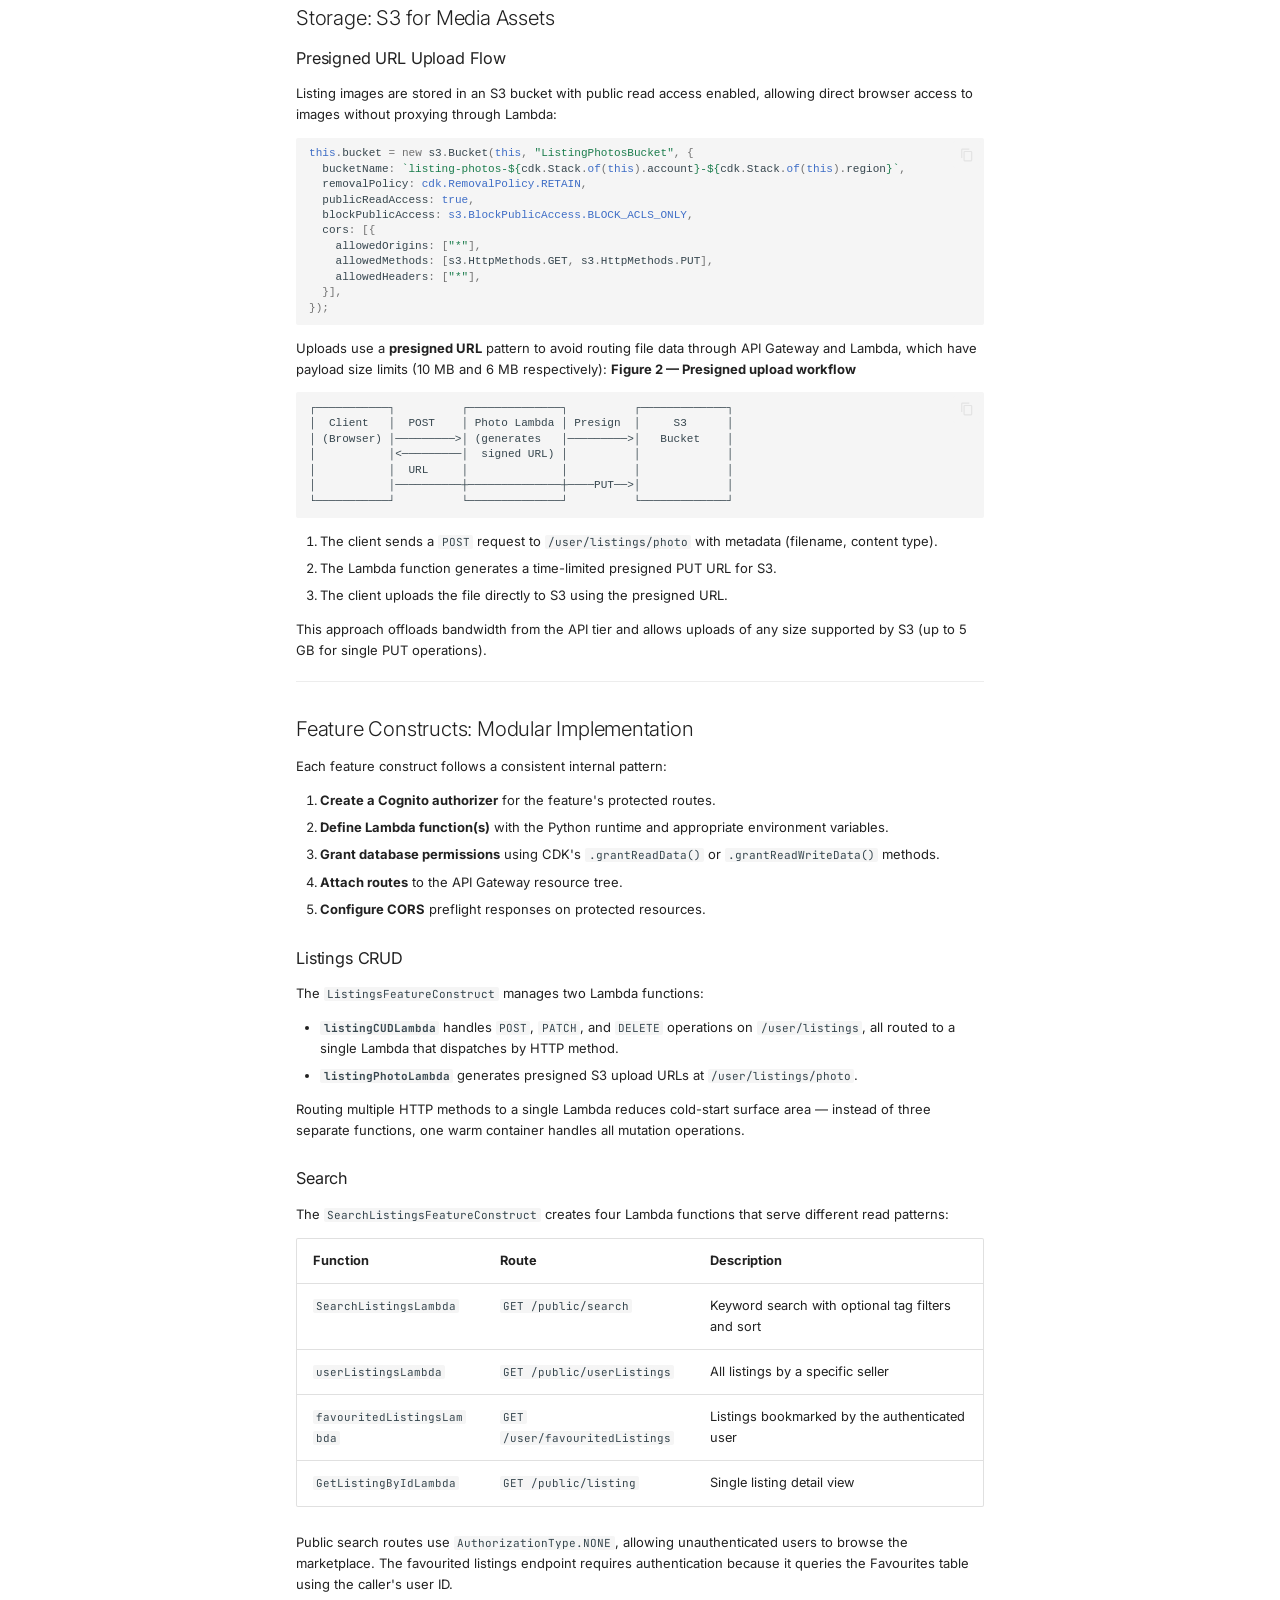
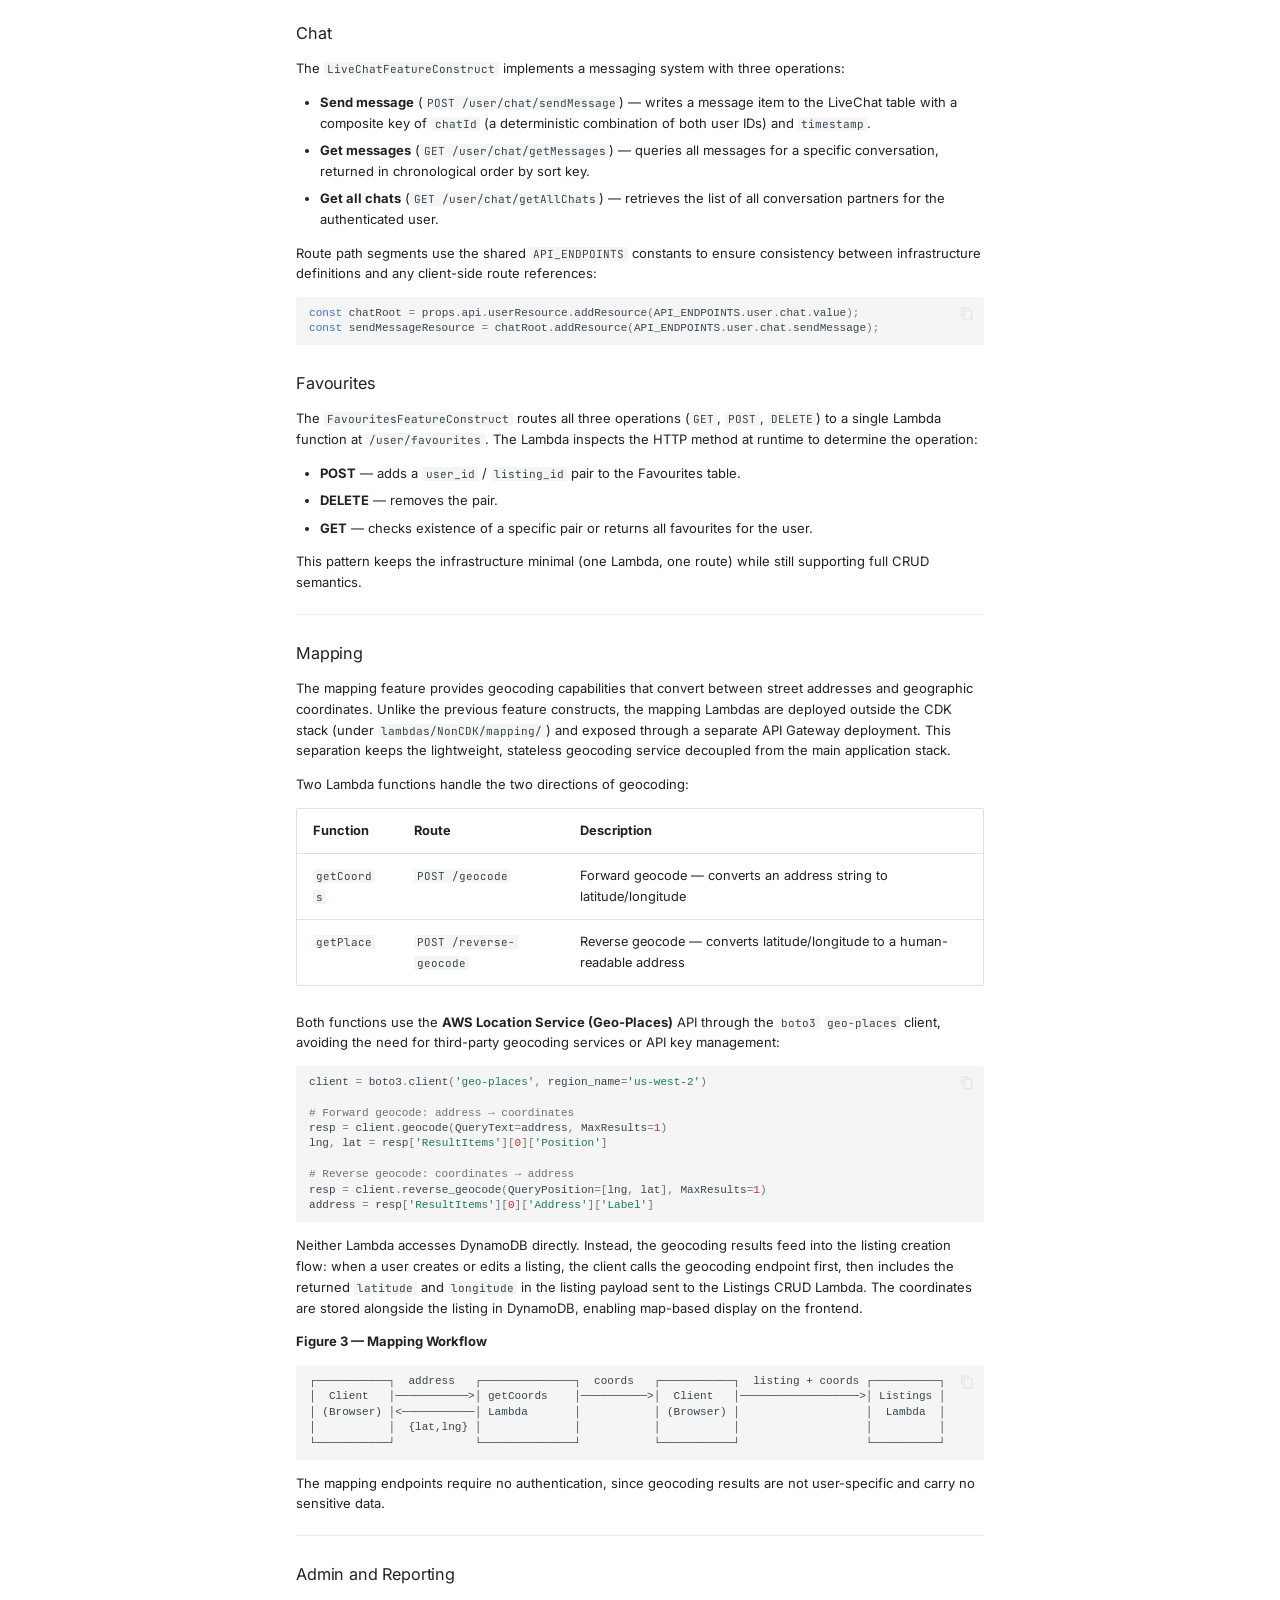
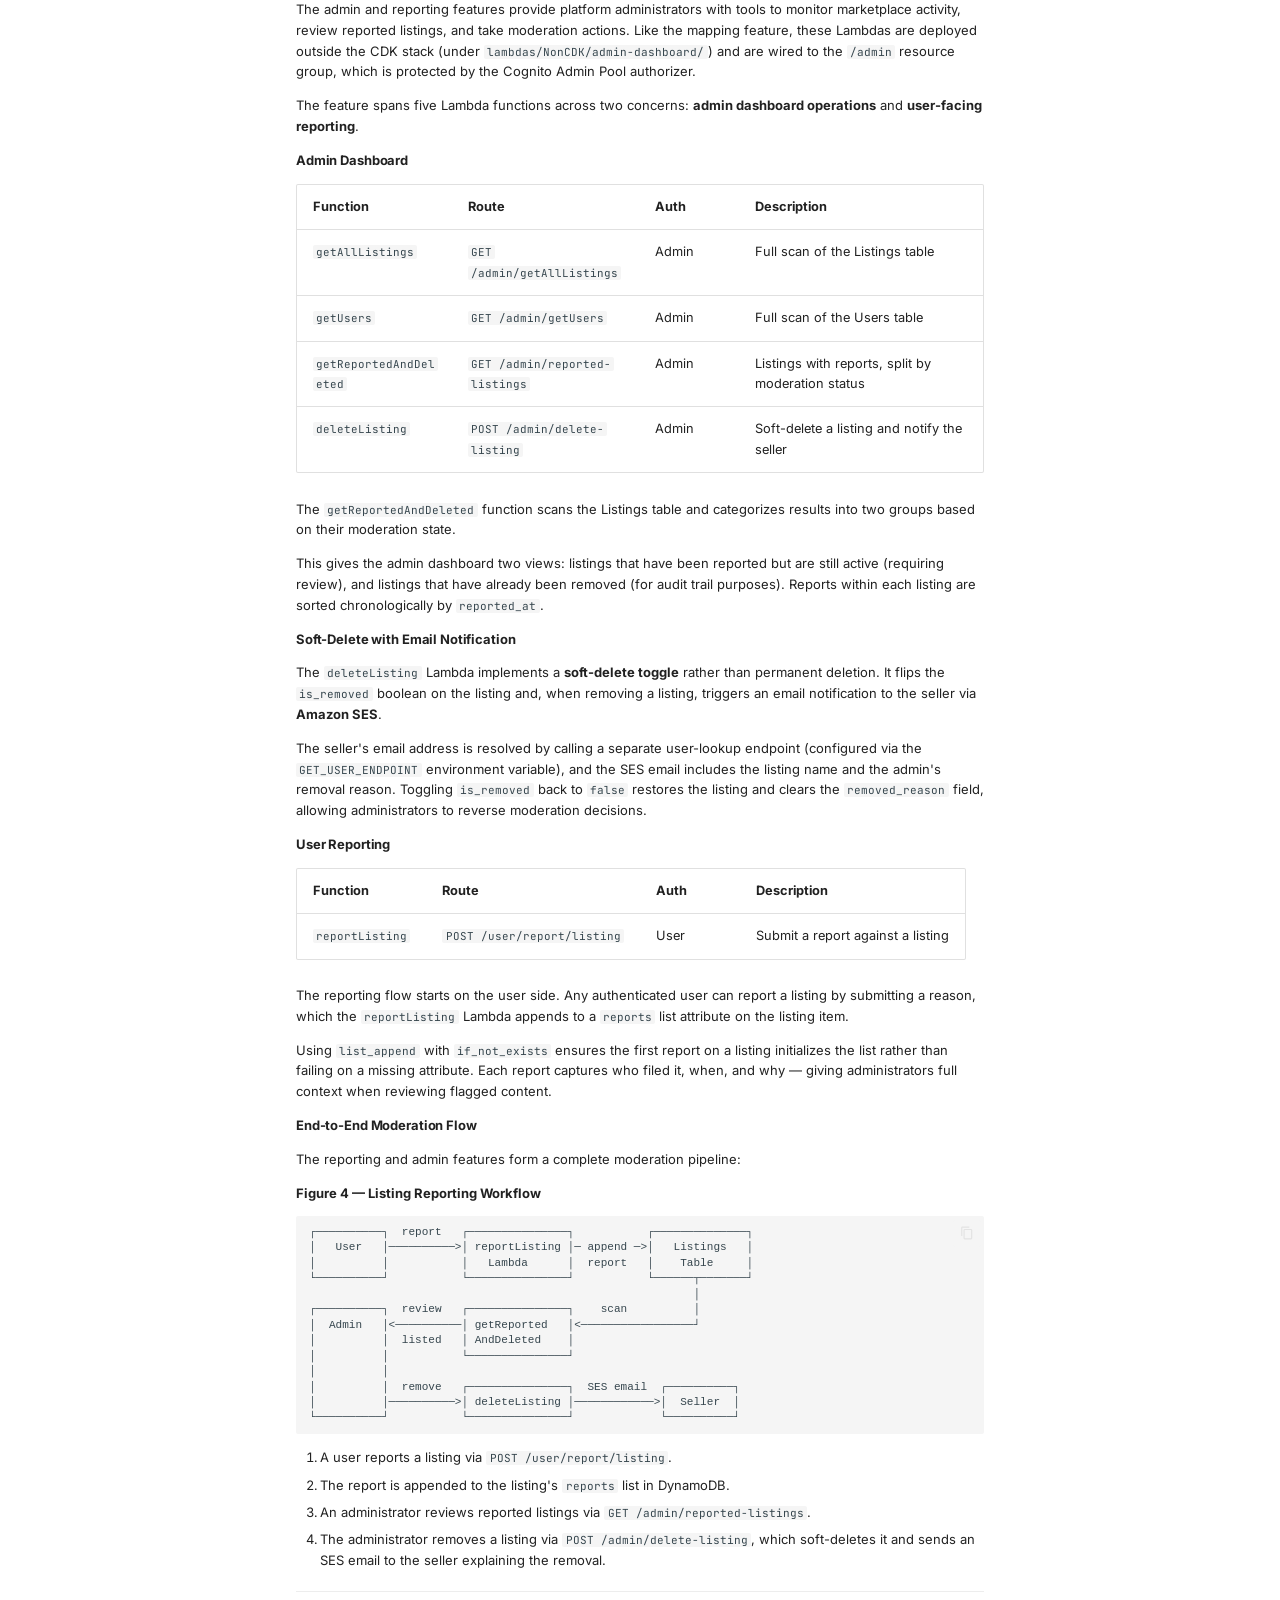
<file: aws-serverless-guide/index.html>
<!doctype html>
<html lang="en" class="no-js">
  <head>
    
      <meta charset="utf-8">
      <meta name="viewport" content="width=device-width,initial-scale=1">
      
        <meta name="description" content="Documentation samples demonstrating clear, developer-focused technical writing across cloud architecture and game development.">
      
      
        <meta name="author" content="Patricia Lo">
      
      
      
      
        <link rel="next" href="../unity-movement-tutorial/">
      
      
        
      
      
      <link rel="icon" href="../assets/images/favicon.png">
      <meta name="generator" content="mkdocs-1.6.1, mkdocs-material-9.7.5">
    
    
      
        <title>AWS Serverless Architecture Guide - Patricia Lo — Technical Writing Portfolio</title>
      
    
    
      <link rel="stylesheet" href="../assets/stylesheets/main.484c7ddc.min.css">
      
        
        <link rel="stylesheet" href="../assets/stylesheets/palette.ab4e12ef.min.css">
      
      


    
    
      
    
    
      
        
        
        <link rel="preconnect" href="https://fonts.gstatic.com" crossorigin>
        <link rel="stylesheet" href="https://fonts.googleapis.com/css?family=Inter:300,300i,400,400i,700,700i%7CJetBrains+Mono:400,400i,700,700i&display=fallback">
        <style>:root{--md-text-font:"Inter";--md-code-font:"JetBrains Mono"}</style>
      
    
    
      <link rel="stylesheet" href="../stylesheets/extra.css">
    
    <script>__md_scope=new URL("..",location),__md_hash=e=>[...e].reduce(((e,_)=>(e<<5)-e+_.charCodeAt(0)),0),__md_get=(e,_=localStorage,t=__md_scope)=>JSON.parse(_.getItem(t.pathname+"."+e)),__md_set=(e,_,t=localStorage,a=__md_scope)=>{try{t.setItem(a.pathname+"."+e,JSON.stringify(_))}catch(e){}}</script>
    
      

    
    
  </head>
  
  
    
    
      
    
    
    
    
    <body dir="ltr" data-md-color-scheme="default" data-md-color-primary="indigo" data-md-color-accent="teal">
  
    
    <input class="md-toggle" data-md-toggle="drawer" type="checkbox" id="__drawer" autocomplete="off">
    <input class="md-toggle" data-md-toggle="search" type="checkbox" id="__search" autocomplete="off">
    <label class="md-overlay" for="__drawer"></label>
    <div data-md-component="skip">
      
        
        <a href="#building-a-serverless-backend-with-aws-cdk-the-crocslist-architecture-and-implementation-guide" class="md-skip">
          Skip to content
        </a>
      
    </div>
    <div data-md-component="announce">
      
    </div>
    
    
      

<header class="md-header" data-md-component="header">
  <nav class="md-header__inner md-grid" aria-label="Header">
    <a href=".." title="Patricia Lo — Technical Writing Portfolio" class="md-header__button md-logo" aria-label="Patricia Lo — Technical Writing Portfolio" data-md-component="logo">
      
  
  <svg xmlns="http://www.w3.org/2000/svg" viewBox="0 0 24 24"><path d="M6 2c-1.11 0-2 .89-2 2v16a2 2 0 0 0 2 2h4v-1.91L12.09 18H6v-2h8.09l2-2H6v-2h12.09L20 10.09V8l-6-6zm7 1.5L18.5 9H13zm7.15 9.5a.55.55 0 0 0-.4.16l-1.02 1.02 2.09 2.08 1.02-1.01c.21-.22.21-.58 0-.79l-1.3-1.3a.54.54 0 0 0-.39-.16m-2.01 1.77L12 20.92V23h2.08l6.15-6.15z"/></svg>

    </a>
    <label class="md-header__button md-icon" for="__drawer">
      
      <svg xmlns="http://www.w3.org/2000/svg" viewBox="0 0 24 24"><path d="M3 6h18v2H3zm0 5h18v2H3zm0 5h18v2H3z"/></svg>
    </label>
    <div class="md-header__title" data-md-component="header-title">
      <div class="md-header__ellipsis">
        <div class="md-header__topic">
          <span class="md-ellipsis">
            Patricia Lo — Technical Writing Portfolio
          </span>
        </div>
        <div class="md-header__topic" data-md-component="header-topic">
          <span class="md-ellipsis">
            
              AWS Serverless Architecture Guide
            
          </span>
        </div>
      </div>
    </div>
    
      
        <form class="md-header__option" data-md-component="palette">
  
    
    
    
    <input class="md-option" data-md-color-media="(prefers-color-scheme: light)" data-md-color-scheme="default" data-md-color-primary="indigo" data-md-color-accent="teal"  aria-label="Switch to dark mode"  type="radio" name="__palette" id="__palette_0">
    
      <label class="md-header__button md-icon" title="Switch to dark mode" for="__palette_1" hidden>
        <svg xmlns="http://www.w3.org/2000/svg" viewBox="0 0 24 24"><path d="M12 8a4 4 0 0 0-4 4 4 4 0 0 0 4 4 4 4 0 0 0 4-4 4 4 0 0 0-4-4m0 10a6 6 0 0 1-6-6 6 6 0 0 1 6-6 6 6 0 0 1 6 6 6 6 0 0 1-6 6m8-9.31V4h-4.69L12 .69 8.69 4H4v4.69L.69 12 4 15.31V20h4.69L12 23.31 15.31 20H20v-4.69L23.31 12z"/></svg>
      </label>
    
  
    
    
    
    <input class="md-option" data-md-color-media="(prefers-color-scheme: dark)" data-md-color-scheme="slate" data-md-color-primary="indigo" data-md-color-accent="teal"  aria-label="Switch to light mode"  type="radio" name="__palette" id="__palette_1">
    
      <label class="md-header__button md-icon" title="Switch to light mode" for="__palette_0" hidden>
        <svg xmlns="http://www.w3.org/2000/svg" viewBox="0 0 24 24"><path d="M12 18c-.89 0-1.74-.2-2.5-.55C11.56 16.5 13 14.42 13 12s-1.44-4.5-3.5-5.45C10.26 6.2 11.11 6 12 6a6 6 0 0 1 6 6 6 6 0 0 1-6 6m8-9.31V4h-4.69L12 .69 8.69 4H4v4.69L.69 12 4 15.31V20h4.69L12 23.31 15.31 20H20v-4.69L23.31 12z"/></svg>
      </label>
    
  
</form>
      
    
    
      <script>var palette=__md_get("__palette");if(palette&&palette.color){if("(prefers-color-scheme)"===palette.color.media){var media=matchMedia("(prefers-color-scheme: light)"),input=document.querySelector(media.matches?"[data-md-color-media='(prefers-color-scheme: light)']":"[data-md-color-media='(prefers-color-scheme: dark)']");palette.color.media=input.getAttribute("data-md-color-media"),palette.color.scheme=input.getAttribute("data-md-color-scheme"),palette.color.primary=input.getAttribute("data-md-color-primary"),palette.color.accent=input.getAttribute("data-md-color-accent")}for(var[key,value]of Object.entries(palette.color))document.body.setAttribute("data-md-color-"+key,value)}</script>
    
    
    
      
      
        <label class="md-header__button md-icon" for="__search">
          
          <svg xmlns="http://www.w3.org/2000/svg" viewBox="0 0 24 24"><path d="M9.5 3A6.5 6.5 0 0 1 16 9.5c0 1.61-.59 3.09-1.56 4.23l.27.27h.79l5 5-1.5 1.5-5-5v-.79l-.27-.27A6.52 6.52 0 0 1 9.5 16 6.5 6.5 0 0 1 3 9.5 6.5 6.5 0 0 1 9.5 3m0 2C7 5 5 7 5 9.5S7 14 9.5 14 14 12 14 9.5 12 5 9.5 5"/></svg>
        </label>
        <div class="md-search" data-md-component="search" role="dialog">
  <label class="md-search__overlay" for="__search"></label>
  <div class="md-search__inner" role="search">
    <form class="md-search__form" name="search">
      <input type="text" class="md-search__input" name="query" aria-label="Search" placeholder="Search" autocapitalize="off" autocorrect="off" autocomplete="off" spellcheck="false" data-md-component="search-query" required>
      <label class="md-search__icon md-icon" for="__search">
        
        <svg xmlns="http://www.w3.org/2000/svg" viewBox="0 0 24 24"><path d="M9.5 3A6.5 6.5 0 0 1 16 9.5c0 1.61-.59 3.09-1.56 4.23l.27.27h.79l5 5-1.5 1.5-5-5v-.79l-.27-.27A6.52 6.52 0 0 1 9.5 16 6.5 6.5 0 0 1 3 9.5 6.5 6.5 0 0 1 9.5 3m0 2C7 5 5 7 5 9.5S7 14 9.5 14 14 12 14 9.5 12 5 9.5 5"/></svg>
        
        <svg xmlns="http://www.w3.org/2000/svg" viewBox="0 0 24 24"><path d="M20 11v2H8l5.5 5.5-1.42 1.42L4.16 12l7.92-7.92L13.5 5.5 8 11z"/></svg>
      </label>
      <nav class="md-search__options" aria-label="Search">
        
        <button type="reset" class="md-search__icon md-icon" title="Clear" aria-label="Clear" tabindex="-1">
          
          <svg xmlns="http://www.w3.org/2000/svg" viewBox="0 0 24 24"><path d="M19 6.41 17.59 5 12 10.59 6.41 5 5 6.41 10.59 12 5 17.59 6.41 19 12 13.41 17.59 19 19 17.59 13.41 12z"/></svg>
        </button>
      </nav>
      
        <div class="md-search__suggest" data-md-component="search-suggest"></div>
      
    </form>
    <div class="md-search__output">
      <div class="md-search__scrollwrap" tabindex="0" data-md-scrollfix>
        <div class="md-search-result" data-md-component="search-result">
          <div class="md-search-result__meta">
            Initializing search
          </div>
          <ol class="md-search-result__list" role="presentation"></ol>
        </div>
      </div>
    </div>
  </div>
</div>
      
    
    
  </nav>
  
</header>
    
    <div class="md-container" data-md-component="container">
      
      
        
          
            
<nav class="md-tabs" aria-label="Tabs" data-md-component="tabs">
  <div class="md-grid">
    <ul class="md-tabs__list">
      
        
  
  
  
    
  
  
    
    
      <li class="md-tabs__item md-tabs__item--active">
        <a href="./" class="md-tabs__link">
          
  
  
  Writing Samples

        </a>
      </li>
    
  

      
    </ul>
  </div>
</nav>
          
        
      
      <main class="md-main" data-md-component="main">
        <div class="md-main__inner md-grid">
          
            
              
              <div class="md-sidebar md-sidebar--primary" data-md-component="sidebar" data-md-type="navigation" >
                <div class="md-sidebar__scrollwrap">
                  <div class="md-sidebar__inner">
                    


  


<nav class="md-nav md-nav--primary md-nav--lifted" aria-label="Navigation" data-md-level="0">
  <label class="md-nav__title" for="__drawer">
    <a href=".." title="Patricia Lo — Technical Writing Portfolio" class="md-nav__button md-logo" aria-label="Patricia Lo — Technical Writing Portfolio" data-md-component="logo">
      
  
  <svg xmlns="http://www.w3.org/2000/svg" viewBox="0 0 24 24"><path d="M6 2c-1.11 0-2 .89-2 2v16a2 2 0 0 0 2 2h4v-1.91L12.09 18H6v-2h8.09l2-2H6v-2h12.09L20 10.09V8l-6-6zm7 1.5L18.5 9H13zm7.15 9.5a.55.55 0 0 0-.4.16l-1.02 1.02 2.09 2.08 1.02-1.01c.21-.22.21-.58 0-.79l-1.3-1.3a.54.54 0 0 0-.39-.16m-2.01 1.77L12 20.92V23h2.08l6.15-6.15z"/></svg>

    </a>
    Patricia Lo — Technical Writing Portfolio
  </label>
  
  <ul class="md-nav__list" data-md-scrollfix>
    
      
      
  
  
    
  
  
  
    
    
    
    
      
        
        
      
      
        
      
    
    
    <li class="md-nav__item md-nav__item--active md-nav__item--section md-nav__item--nested">
      
        
        
        <input class="md-nav__toggle md-toggle " type="checkbox" id="__nav_1" checked>
        
          
          <label class="md-nav__link" for="__nav_1" id="__nav_1_label" tabindex="">
            
  
  
  <span class="md-ellipsis">
    
  
    Writing Samples
  

    
  </span>
  
  

            <span class="md-nav__icon md-icon"></span>
          </label>
        
        <nav class="md-nav" data-md-level="1" aria-labelledby="__nav_1_label" aria-expanded="true">
          <label class="md-nav__title" for="__nav_1">
            <span class="md-nav__icon md-icon"></span>
            
  
    Writing Samples
  

          </label>
          <ul class="md-nav__list" data-md-scrollfix>
            
              
                
  
  
    
  
  
  
    <li class="md-nav__item md-nav__item--active">
      
      <input class="md-nav__toggle md-toggle" type="checkbox" id="__toc">
      
      
        
      
      
        <label class="md-nav__link md-nav__link--active" for="__toc">
          
  
  
  <span class="md-ellipsis">
    
  
    AWS Serverless Architecture Guide
  

    
  </span>
  
  

          <span class="md-nav__icon md-icon"></span>
        </label>
      
      <a href="./" class="md-nav__link md-nav__link--active">
        
  
  
  <span class="md-ellipsis">
    
  
    AWS Serverless Architecture Guide
  

    
  </span>
  
  

      </a>
      
        

<nav class="md-nav md-nav--secondary" aria-label="Table of contents">
  
  
  
    
  
  
    <label class="md-nav__title" for="__toc">
      <span class="md-nav__icon md-icon"></span>
      Table of contents
    </label>
    <ul class="md-nav__list" data-md-component="toc" data-md-scrollfix>
      
        <li class="md-nav__item">
  <a href="#introduction" class="md-nav__link">
    <span class="md-ellipsis">
      
        Introduction
      
    </span>
  </a>
  
    <nav class="md-nav" aria-label="Introduction">
      <ul class="md-nav__list">
        
          <li class="md-nav__item">
  <a href="#document-scope" class="md-nav__link">
    <span class="md-ellipsis">
      
        Document Scope
      
    </span>
  </a>
  
</li>
        
          <li class="md-nav__item">
  <a href="#terminology" class="md-nav__link">
    <span class="md-ellipsis">
      
        Terminology
      
    </span>
  </a>
  
</li>
        
      </ul>
    </nav>
  
</li>
      
        <li class="md-nav__item">
  <a href="#architecture-overview" class="md-nav__link">
    <span class="md-ellipsis">
      
        Architecture Overview
      
    </span>
  </a>
  
</li>
      
        <li class="md-nav__item">
  <a href="#prerequisites" class="md-nav__link">
    <span class="md-ellipsis">
      
        Prerequisites
      
    </span>
  </a>
  
</li>
      
        <li class="md-nav__item">
  <a href="#project-structure" class="md-nav__link">
    <span class="md-ellipsis">
      
        Project Structure
      
    </span>
  </a>
  
</li>
      
        <li class="md-nav__item">
  <a href="#infrastructure-as-code-with-aws-cdk" class="md-nav__link">
    <span class="md-ellipsis">
      
        Infrastructure as Code with AWS CDK
      
    </span>
  </a>
  
    <nav class="md-nav" aria-label="Infrastructure as Code with AWS CDK">
      <ul class="md-nav__list">
        
          <li class="md-nav__item">
  <a href="#why-cdk-over-cloudformation-or-terraform" class="md-nav__link">
    <span class="md-ellipsis">
      
        Why CDK Over CloudFormation or Terraform
      
    </span>
  </a>
  
</li>
        
          <li class="md-nav__item">
  <a href="#the-construct-pattern" class="md-nav__link">
    <span class="md-ellipsis">
      
        The Construct Pattern
      
    </span>
  </a>
  
</li>
        
          <li class="md-nav__item">
  <a href="#stack-composition" class="md-nav__link">
    <span class="md-ellipsis">
      
        Stack Composition
      
    </span>
  </a>
  
</li>
        
      </ul>
    </nav>
  
</li>
      
        <li class="md-nav__item">
  <a href="#data-layer-dynamodb-table-design" class="md-nav__link">
    <span class="md-ellipsis">
      
        Data Layer: DynamoDB Table Design
      
    </span>
  </a>
  
    <nav class="md-nav" aria-label="Data Layer: DynamoDB Table Design">
      <ul class="md-nav__list">
        
          <li class="md-nav__item">
  <a href="#table-schemas" class="md-nav__link">
    <span class="md-ellipsis">
      
        Table Schemas
      
    </span>
  </a>
  
</li>
        
          <li class="md-nav__item">
  <a href="#access-patterns-and-indexing" class="md-nav__link">
    <span class="md-ellipsis">
      
        Access Patterns and Indexing
      
    </span>
  </a>
  
</li>
        
      </ul>
    </nav>
  
</li>
      
        <li class="md-nav__item">
  <a href="#api-layer-api-gateway-configuration" class="md-nav__link">
    <span class="md-ellipsis">
      
        API Layer: API Gateway Configuration
      
    </span>
  </a>
  
    <nav class="md-nav" aria-label="API Layer: API Gateway Configuration">
      <ul class="md-nav__list">
        
          <li class="md-nav__item">
  <a href="#resource-hierarchy" class="md-nav__link">
    <span class="md-ellipsis">
      
        Resource Hierarchy
      
    </span>
  </a>
  
</li>
        
          <li class="md-nav__item">
  <a href="#route-definitions" class="md-nav__link">
    <span class="md-ellipsis">
      
        Route Definitions
      
    </span>
  </a>
  
</li>
        
      </ul>
    </nav>
  
</li>
      
        <li class="md-nav__item">
  <a href="#compute-layer-lambda-functions" class="md-nav__link">
    <span class="md-ellipsis">
      
        Compute Layer: Lambda Functions
      
    </span>
  </a>
  
    <nav class="md-nav" aria-label="Compute Layer: Lambda Functions">
      <ul class="md-nav__list">
        
          <li class="md-nav__item">
  <a href="#function-organization" class="md-nav__link">
    <span class="md-ellipsis">
      
        Function Organization
      
    </span>
  </a>
  
</li>
        
          <li class="md-nav__item">
  <a href="#iam-permissions-via-cdk-grants" class="md-nav__link">
    <span class="md-ellipsis">
      
        IAM Permissions via CDK Grants
      
    </span>
  </a>
  
</li>
        
      </ul>
    </nav>
  
</li>
      
        <li class="md-nav__item">
  <a href="#authentication-cognito-integration" class="md-nav__link">
    <span class="md-ellipsis">
      
        Authentication: Cognito Integration
      
    </span>
  </a>
  
    <nav class="md-nav" aria-label="Authentication: Cognito Integration">
      <ul class="md-nav__list">
        
          <li class="md-nav__item">
  <a href="#dual-user-pool-architecture" class="md-nav__link">
    <span class="md-ellipsis">
      
        Dual User Pool Architecture
      
    </span>
  </a>
  
</li>
        
          <li class="md-nav__item">
  <a href="#authorizer-configuration" class="md-nav__link">
    <span class="md-ellipsis">
      
        Authorizer Configuration
      
    </span>
  </a>
  
</li>
        
      </ul>
    </nav>
  
</li>
      
        <li class="md-nav__item">
  <a href="#storage-s3-for-media-assets" class="md-nav__link">
    <span class="md-ellipsis">
      
        Storage: S3 for Media Assets
      
    </span>
  </a>
  
    <nav class="md-nav" aria-label="Storage: S3 for Media Assets">
      <ul class="md-nav__list">
        
          <li class="md-nav__item">
  <a href="#presigned-url-upload-flow" class="md-nav__link">
    <span class="md-ellipsis">
      
        Presigned URL Upload Flow
      
    </span>
  </a>
  
</li>
        
      </ul>
    </nav>
  
</li>
      
        <li class="md-nav__item">
  <a href="#feature-constructs-modular-implementation" class="md-nav__link">
    <span class="md-ellipsis">
      
        Feature Constructs: Modular Implementation
      
    </span>
  </a>
  
    <nav class="md-nav" aria-label="Feature Constructs: Modular Implementation">
      <ul class="md-nav__list">
        
          <li class="md-nav__item">
  <a href="#listings-crud" class="md-nav__link">
    <span class="md-ellipsis">
      
        Listings CRUD
      
    </span>
  </a>
  
</li>
        
          <li class="md-nav__item">
  <a href="#search" class="md-nav__link">
    <span class="md-ellipsis">
      
        Search
      
    </span>
  </a>
  
</li>
        
          <li class="md-nav__item">
  <a href="#chat" class="md-nav__link">
    <span class="md-ellipsis">
      
        Chat
      
    </span>
  </a>
  
</li>
        
          <li class="md-nav__item">
  <a href="#favourites" class="md-nav__link">
    <span class="md-ellipsis">
      
        Favourites
      
    </span>
  </a>
  
</li>
        
          <li class="md-nav__item">
  <a href="#mapping" class="md-nav__link">
    <span class="md-ellipsis">
      
        Mapping
      
    </span>
  </a>
  
</li>
        
          <li class="md-nav__item">
  <a href="#admin-and-reporting" class="md-nav__link">
    <span class="md-ellipsis">
      
        Admin and Reporting
      
    </span>
  </a>
  
    <nav class="md-nav" aria-label="Admin and Reporting">
      <ul class="md-nav__list">
        
          <li class="md-nav__item">
  <a href="#admin-dashboard" class="md-nav__link">
    <span class="md-ellipsis">
      
        Admin Dashboard
      
    </span>
  </a>
  
</li>
        
          <li class="md-nav__item">
  <a href="#soft-delete-with-email-notification" class="md-nav__link">
    <span class="md-ellipsis">
      
        Soft-Delete with Email Notification
      
    </span>
  </a>
  
</li>
        
          <li class="md-nav__item">
  <a href="#user-reporting" class="md-nav__link">
    <span class="md-ellipsis">
      
        User Reporting
      
    </span>
  </a>
  
</li>
        
          <li class="md-nav__item">
  <a href="#end-to-end-moderation-flow" class="md-nav__link">
    <span class="md-ellipsis">
      
        End-to-End Moderation Flow
      
    </span>
  </a>
  
</li>
        
      </ul>
    </nav>
  
</li>
        
      </ul>
    </nav>
  
</li>
      
        <li class="md-nav__item">
  <a href="#deployment" class="md-nav__link">
    <span class="md-ellipsis">
      
        Deployment
      
    </span>
  </a>
  
    <nav class="md-nav" aria-label="Deployment">
      <ul class="md-nav__list">
        
          <li class="md-nav__item">
  <a href="#synthesize-and-deploy" class="md-nav__link">
    <span class="md-ellipsis">
      
        Synthesize and Deploy
      
    </span>
  </a>
  
</li>
        
          <li class="md-nav__item">
  <a href="#verify-the-deployment" class="md-nav__link">
    <span class="md-ellipsis">
      
        Verify the Deployment
      
    </span>
  </a>
  
</li>
        
          <li class="md-nav__item">
  <a href="#tear-down" class="md-nav__link">
    <span class="md-ellipsis">
      
        Tear Down
      
    </span>
  </a>
  
</li>
        
      </ul>
    </nav>
  
</li>
      
        <li class="md-nav__item">
  <a href="#known-limitations" class="md-nav__link">
    <span class="md-ellipsis">
      
        Known Limitations
      
    </span>
  </a>
  
</li>
      
        <li class="md-nav__item">
  <a href="#summary" class="md-nav__link">
    <span class="md-ellipsis">
      
        Summary
      
    </span>
  </a>
  
</li>
      
    </ul>
  
</nav>
      
    </li>
  

              
            
              
                
  
  
  
  
    <li class="md-nav__item">
      <a href="../unity-movement-tutorial/" class="md-nav__link">
        
  
  
  <span class="md-ellipsis">
    
  
    Unity Character Movement Tutorial
  

    
  </span>
  
  

      </a>
    </li>
  

              
            
          </ul>
        </nav>
      
    </li>
  

    
  </ul>
</nav>
                  </div>
                </div>
              </div>
            
            
              
              <div class="md-sidebar md-sidebar--secondary" data-md-component="sidebar" data-md-type="toc" >
                <div class="md-sidebar__scrollwrap">
                  <div class="md-sidebar__inner">
                    

<nav class="md-nav md-nav--secondary" aria-label="Table of contents">
  
  
  
    
  
  
    <label class="md-nav__title" for="__toc">
      <span class="md-nav__icon md-icon"></span>
      Table of contents
    </label>
    <ul class="md-nav__list" data-md-component="toc" data-md-scrollfix>
      
        <li class="md-nav__item">
  <a href="#introduction" class="md-nav__link">
    <span class="md-ellipsis">
      
        Introduction
      
    </span>
  </a>
  
    <nav class="md-nav" aria-label="Introduction">
      <ul class="md-nav__list">
        
          <li class="md-nav__item">
  <a href="#document-scope" class="md-nav__link">
    <span class="md-ellipsis">
      
        Document Scope
      
    </span>
  </a>
  
</li>
        
          <li class="md-nav__item">
  <a href="#terminology" class="md-nav__link">
    <span class="md-ellipsis">
      
        Terminology
      
    </span>
  </a>
  
</li>
        
      </ul>
    </nav>
  
</li>
      
        <li class="md-nav__item">
  <a href="#architecture-overview" class="md-nav__link">
    <span class="md-ellipsis">
      
        Architecture Overview
      
    </span>
  </a>
  
</li>
      
        <li class="md-nav__item">
  <a href="#prerequisites" class="md-nav__link">
    <span class="md-ellipsis">
      
        Prerequisites
      
    </span>
  </a>
  
</li>
      
        <li class="md-nav__item">
  <a href="#project-structure" class="md-nav__link">
    <span class="md-ellipsis">
      
        Project Structure
      
    </span>
  </a>
  
</li>
      
        <li class="md-nav__item">
  <a href="#infrastructure-as-code-with-aws-cdk" class="md-nav__link">
    <span class="md-ellipsis">
      
        Infrastructure as Code with AWS CDK
      
    </span>
  </a>
  
    <nav class="md-nav" aria-label="Infrastructure as Code with AWS CDK">
      <ul class="md-nav__list">
        
          <li class="md-nav__item">
  <a href="#why-cdk-over-cloudformation-or-terraform" class="md-nav__link">
    <span class="md-ellipsis">
      
        Why CDK Over CloudFormation or Terraform
      
    </span>
  </a>
  
</li>
        
          <li class="md-nav__item">
  <a href="#the-construct-pattern" class="md-nav__link">
    <span class="md-ellipsis">
      
        The Construct Pattern
      
    </span>
  </a>
  
</li>
        
          <li class="md-nav__item">
  <a href="#stack-composition" class="md-nav__link">
    <span class="md-ellipsis">
      
        Stack Composition
      
    </span>
  </a>
  
</li>
        
      </ul>
    </nav>
  
</li>
      
        <li class="md-nav__item">
  <a href="#data-layer-dynamodb-table-design" class="md-nav__link">
    <span class="md-ellipsis">
      
        Data Layer: DynamoDB Table Design
      
    </span>
  </a>
  
    <nav class="md-nav" aria-label="Data Layer: DynamoDB Table Design">
      <ul class="md-nav__list">
        
          <li class="md-nav__item">
  <a href="#table-schemas" class="md-nav__link">
    <span class="md-ellipsis">
      
        Table Schemas
      
    </span>
  </a>
  
</li>
        
          <li class="md-nav__item">
  <a href="#access-patterns-and-indexing" class="md-nav__link">
    <span class="md-ellipsis">
      
        Access Patterns and Indexing
      
    </span>
  </a>
  
</li>
        
      </ul>
    </nav>
  
</li>
      
        <li class="md-nav__item">
  <a href="#api-layer-api-gateway-configuration" class="md-nav__link">
    <span class="md-ellipsis">
      
        API Layer: API Gateway Configuration
      
    </span>
  </a>
  
    <nav class="md-nav" aria-label="API Layer: API Gateway Configuration">
      <ul class="md-nav__list">
        
          <li class="md-nav__item">
  <a href="#resource-hierarchy" class="md-nav__link">
    <span class="md-ellipsis">
      
        Resource Hierarchy
      
    </span>
  </a>
  
</li>
        
          <li class="md-nav__item">
  <a href="#route-definitions" class="md-nav__link">
    <span class="md-ellipsis">
      
        Route Definitions
      
    </span>
  </a>
  
</li>
        
      </ul>
    </nav>
  
</li>
      
        <li class="md-nav__item">
  <a href="#compute-layer-lambda-functions" class="md-nav__link">
    <span class="md-ellipsis">
      
        Compute Layer: Lambda Functions
      
    </span>
  </a>
  
    <nav class="md-nav" aria-label="Compute Layer: Lambda Functions">
      <ul class="md-nav__list">
        
          <li class="md-nav__item">
  <a href="#function-organization" class="md-nav__link">
    <span class="md-ellipsis">
      
        Function Organization
      
    </span>
  </a>
  
</li>
        
          <li class="md-nav__item">
  <a href="#iam-permissions-via-cdk-grants" class="md-nav__link">
    <span class="md-ellipsis">
      
        IAM Permissions via CDK Grants
      
    </span>
  </a>
  
</li>
        
      </ul>
    </nav>
  
</li>
      
        <li class="md-nav__item">
  <a href="#authentication-cognito-integration" class="md-nav__link">
    <span class="md-ellipsis">
      
        Authentication: Cognito Integration
      
    </span>
  </a>
  
    <nav class="md-nav" aria-label="Authentication: Cognito Integration">
      <ul class="md-nav__list">
        
          <li class="md-nav__item">
  <a href="#dual-user-pool-architecture" class="md-nav__link">
    <span class="md-ellipsis">
      
        Dual User Pool Architecture
      
    </span>
  </a>
  
</li>
        
          <li class="md-nav__item">
  <a href="#authorizer-configuration" class="md-nav__link">
    <span class="md-ellipsis">
      
        Authorizer Configuration
      
    </span>
  </a>
  
</li>
        
      </ul>
    </nav>
  
</li>
      
        <li class="md-nav__item">
  <a href="#storage-s3-for-media-assets" class="md-nav__link">
    <span class="md-ellipsis">
      
        Storage: S3 for Media Assets
      
    </span>
  </a>
  
    <nav class="md-nav" aria-label="Storage: S3 for Media Assets">
      <ul class="md-nav__list">
        
          <li class="md-nav__item">
  <a href="#presigned-url-upload-flow" class="md-nav__link">
    <span class="md-ellipsis">
      
        Presigned URL Upload Flow
      
    </span>
  </a>
  
</li>
        
      </ul>
    </nav>
  
</li>
      
        <li class="md-nav__item">
  <a href="#feature-constructs-modular-implementation" class="md-nav__link">
    <span class="md-ellipsis">
      
        Feature Constructs: Modular Implementation
      
    </span>
  </a>
  
    <nav class="md-nav" aria-label="Feature Constructs: Modular Implementation">
      <ul class="md-nav__list">
        
          <li class="md-nav__item">
  <a href="#listings-crud" class="md-nav__link">
    <span class="md-ellipsis">
      
        Listings CRUD
      
    </span>
  </a>
  
</li>
        
          <li class="md-nav__item">
  <a href="#search" class="md-nav__link">
    <span class="md-ellipsis">
      
        Search
      
    </span>
  </a>
  
</li>
        
          <li class="md-nav__item">
  <a href="#chat" class="md-nav__link">
    <span class="md-ellipsis">
      
        Chat
      
    </span>
  </a>
  
</li>
        
          <li class="md-nav__item">
  <a href="#favourites" class="md-nav__link">
    <span class="md-ellipsis">
      
        Favourites
      
    </span>
  </a>
  
</li>
        
          <li class="md-nav__item">
  <a href="#mapping" class="md-nav__link">
    <span class="md-ellipsis">
      
        Mapping
      
    </span>
  </a>
  
</li>
        
          <li class="md-nav__item">
  <a href="#admin-and-reporting" class="md-nav__link">
    <span class="md-ellipsis">
      
        Admin and Reporting
      
    </span>
  </a>
  
    <nav class="md-nav" aria-label="Admin and Reporting">
      <ul class="md-nav__list">
        
          <li class="md-nav__item">
  <a href="#admin-dashboard" class="md-nav__link">
    <span class="md-ellipsis">
      
        Admin Dashboard
      
    </span>
  </a>
  
</li>
        
          <li class="md-nav__item">
  <a href="#soft-delete-with-email-notification" class="md-nav__link">
    <span class="md-ellipsis">
      
        Soft-Delete with Email Notification
      
    </span>
  </a>
  
</li>
        
          <li class="md-nav__item">
  <a href="#user-reporting" class="md-nav__link">
    <span class="md-ellipsis">
      
        User Reporting
      
    </span>
  </a>
  
</li>
        
          <li class="md-nav__item">
  <a href="#end-to-end-moderation-flow" class="md-nav__link">
    <span class="md-ellipsis">
      
        End-to-End Moderation Flow
      
    </span>
  </a>
  
</li>
        
      </ul>
    </nav>
  
</li>
        
      </ul>
    </nav>
  
</li>
      
        <li class="md-nav__item">
  <a href="#deployment" class="md-nav__link">
    <span class="md-ellipsis">
      
        Deployment
      
    </span>
  </a>
  
    <nav class="md-nav" aria-label="Deployment">
      <ul class="md-nav__list">
        
          <li class="md-nav__item">
  <a href="#synthesize-and-deploy" class="md-nav__link">
    <span class="md-ellipsis">
      
        Synthesize and Deploy
      
    </span>
  </a>
  
</li>
        
          <li class="md-nav__item">
  <a href="#verify-the-deployment" class="md-nav__link">
    <span class="md-ellipsis">
      
        Verify the Deployment
      
    </span>
  </a>
  
</li>
        
          <li class="md-nav__item">
  <a href="#tear-down" class="md-nav__link">
    <span class="md-ellipsis">
      
        Tear Down
      
    </span>
  </a>
  
</li>
        
      </ul>
    </nav>
  
</li>
      
        <li class="md-nav__item">
  <a href="#known-limitations" class="md-nav__link">
    <span class="md-ellipsis">
      
        Known Limitations
      
    </span>
  </a>
  
</li>
      
        <li class="md-nav__item">
  <a href="#summary" class="md-nav__link">
    <span class="md-ellipsis">
      
        Summary
      
    </span>
  </a>
  
</li>
      
    </ul>
  
</nav>
                  </div>
                </div>
              </div>
            
          
          
            <div class="md-content" data-md-component="content">
              
              <article class="md-content__inner md-typeset">
                
                  



<h1 id="building-a-serverless-backend-with-aws-cdk-the-crocslist-architecture-and-implementation-guide">Building a Serverless Backend with AWS CDK: The CrocsList Architecture and Implementation Guide<a class="headerlink" href="#building-a-serverless-backend-with-aws-cdk-the-crocslist-architecture-and-implementation-guide" title="Permanent link">&para;</a></h1>
<p><strong>Author:</strong> Patricia Lo | <strong>Date:</strong> Dec 2025</p>
<p><strong>Audience:</strong> Backend engineers, cloud architects, and DevOps practitioners with intermediate AWS experience</p>
<p><strong>Documentation Type:</strong> Architecture and Implementation Guide</p>
<hr />
<h2 id="introduction">Introduction<a class="headerlink" href="#introduction" title="Permanent link">&para;</a></h2>
<p>Serverless architectures on AWS removes the requirement to manage server infrastructure, allowing teams to focus on application logic rather than infrastructure operations. However, managing the dozens of interconnected resources that make up a serverless backend — Lambda functions, API Gateway endpoints, DynamoDB tables, S3 buckets, Cognito user pools — can quickly become unwieldy without a disciplined approach to infrastructure definition.</p>
<p>This guide walks through the architecture and implementation of a production serverless backend for a marketplace application, built entirely with the <strong>AWS Cloud Development Kit (CDK)</strong> in TypeScript. The serverless backend supports:</p>
<ul>
<li><strong>Listing management</strong> — full CRUD operations with image uploads</li>
<li><strong>Search</strong> — filtered, sortable queries across listings</li>
<li><strong>Buyer/Seller interaction</strong> — messaging between buyers and sellers (not yet fully live due to the exclusion of websockets)</li>
<li><strong>Favourites</strong> — user-scoped bookmarking of listings</li>
<li><strong>Role-based access</strong> — separate authentication flows for standard users and administrators</li>
<li><strong>Admin dashboard</strong> — view site live stats and CRUD operations for reported listings and users</li>
<li><strong>Reporting System</strong> — user reported listings will be sent to the admin for review and reported user will be notified</li>
<li><strong>Map services</strong> — geocoded user and listing information to display pins on a map</li>
</ul>
<p>Rather than assembling these features ad hoc, the serverless backend uses the AWS CDK's construct model to encapsulate each feature as a self-contained, composable unit of infrastructure. The result is a codebase where adding a new feature means writing a single construct that declares its own Lambda functions, API routes, and database permissions — then plugging it into the stack.</p>
<h3 id="document-scope">Document Scope<a class="headerlink" href="#document-scope" title="Permanent link">&para;</a></h3>
<p>This document describes the serverless backend architecture and infrastructure
implementation of the CrocsList marketplace application.</p>
<p>It focuses on:
- infrastructure design decisions
- service integration patterns
- deployment and operational workflows</p>
<p>Frontend implementation details and UI behavior are intentionally out of scope.</p>
<h3 id="terminology">Terminology<a class="headerlink" href="#terminology" title="Permanent link">&para;</a></h3>
<ul>
<li><strong>Construct</strong> — A reusable CDK component encapsulating AWS resources.</li>
<li><strong>Feature Construct</strong> — A project-specific construct representing one application domain.</li>
<li><strong>Protected Route</strong> — API Gateway endpoint requiring Cognito authentication.</li>
</ul>
<hr />
<h2 id="architecture-overview">Architecture Overview<a class="headerlink" href="#architecture-overview" title="Permanent link">&para;</a></h2>
<p>The serverless backend follows a standard three-tier serverless pattern on AWS:</p>
<p><strong>Figure 1 — High-level serverless architecture</strong>
<div class="language-text highlight"><pre><span></span><code><span id="__span-0-1"><a id="__codelineno-0-1" name="__codelineno-0-1" href="#__codelineno-0-1"></a>┌───────────────────────────────────────────────────────────┐
</span><span id="__span-0-2"><a id="__codelineno-0-2" name="__codelineno-0-2" href="#__codelineno-0-2"></a>│                      Client Tier                          │
</span><span id="__span-0-3"><a id="__codelineno-0-3" name="__codelineno-0-3" href="#__codelineno-0-3"></a>│       React SPA - Separate User &amp; Admin Dashboards        │
</span><span id="__span-0-4"><a id="__codelineno-0-4" name="__codelineno-0-4" href="#__codelineno-0-4"></a>└──────────────────────────┬────────────────────────────────┘
</span><span id="__span-0-5"><a id="__codelineno-0-5" name="__codelineno-0-5" href="#__codelineno-0-5"></a>                           │ HTTPS + JWT (Cognito idToken)
</span><span id="__span-0-6"><a id="__codelineno-0-6" name="__codelineno-0-6" href="#__codelineno-0-6"></a>                           ▼
</span><span id="__span-0-7"><a id="__codelineno-0-7" name="__codelineno-0-7" href="#__codelineno-0-7"></a>┌───────────────────────────────────────────────────────────┐
</span><span id="__span-0-8"><a id="__codelineno-0-8" name="__codelineno-0-8" href="#__codelineno-0-8"></a>│                      API Tier                             │
</span><span id="__span-0-9"><a id="__codelineno-0-9" name="__codelineno-0-9" href="#__codelineno-0-9"></a>│                                                           │
</span><span id="__span-0-10"><a id="__codelineno-0-10" name="__codelineno-0-10" href="#__codelineno-0-10"></a>│   ┌─────────────────────────────────────────────────┐     │
</span><span id="__span-0-11"><a id="__codelineno-0-11" name="__codelineno-0-11" href="#__codelineno-0-11"></a>│   │            Amazon API Gateway (REST)            │     │
</span><span id="__span-0-12"><a id="__codelineno-0-12" name="__codelineno-0-12" href="#__codelineno-0-12"></a>│   │                                                 │     │
</span><span id="__span-0-13"><a id="__codelineno-0-13" name="__codelineno-0-13" href="#__codelineno-0-13"></a>│   │  /public/*     Unauthenticated (search, browse) │     │
</span><span id="__span-0-14"><a id="__codelineno-0-14" name="__codelineno-0-14" href="#__codelineno-0-14"></a>│   │  /user/*       Cognito User Pool authorizer     │     │
</span><span id="__span-0-15"><a id="__codelineno-0-15" name="__codelineno-0-15" href="#__codelineno-0-15"></a>│   │  /admin/*      Cognito Admin Pool authorizer    │     │
</span><span id="__span-0-16"><a id="__codelineno-0-16" name="__codelineno-0-16" href="#__codelineno-0-16"></a>│   └──────────────────────┬──────────────────────────┘     │
</span><span id="__span-0-17"><a id="__codelineno-0-17" name="__codelineno-0-17" href="#__codelineno-0-17"></a>│                          │  Lambda integration            │
</span><span id="__span-0-18"><a id="__codelineno-0-18" name="__codelineno-0-18" href="#__codelineno-0-18"></a>│                          ▼                                │
</span><span id="__span-0-19"><a id="__codelineno-0-19" name="__codelineno-0-19" href="#__codelineno-0-19"></a>|         ┌──────────┐   ┌──────────┐   ┌──────────┐        |
</span><span id="__span-0-20"><a id="__codelineno-0-20" name="__codelineno-0-20" href="#__codelineno-0-20"></a>|         |  Mapping |   |  Admin   |   | Reporting|        |
</span><span id="__span-0-21"><a id="__codelineno-0-21" name="__codelineno-0-21" href="#__codelineno-0-21"></a>|         |  Lambda  |   |  Lambda  |   |  Lambda  |        |
</span><span id="__span-0-22"><a id="__codelineno-0-22" name="__codelineno-0-22" href="#__codelineno-0-22"></a>|         └────┬─────┘   └────┬─────┘   └────┬─────┘        |
</span><span id="__span-0-23"><a id="__codelineno-0-23" name="__codelineno-0-23" href="#__codelineno-0-23"></a>│ ┌──────────┐ | ┌──────────┐ | ┌──────────┐ | ┌──────────┐ │
</span><span id="__span-0-24"><a id="__codelineno-0-24" name="__codelineno-0-24" href="#__codelineno-0-24"></a>│ │ Listings │ | │  Search  │ | │   Chat   │ | │Favourites│ |
</span><span id="__span-0-25"><a id="__codelineno-0-25" name="__codelineno-0-25" href="#__codelineno-0-25"></a>│ │  Lambda  │ | │  Lambda  │ | │  Lambda  │ | │  Lambda  │ |
</span><span id="__span-0-26"><a id="__codelineno-0-26" name="__codelineno-0-26" href="#__codelineno-0-26"></a>│ └────┬─────┘ | └────┬─────┘ | └────┬─────┘ | └────┬─────┘ │
</span><span id="__span-0-27"><a id="__codelineno-0-27" name="__codelineno-0-27" href="#__codelineno-0-27"></a>└──────┼───────┼──────┼───────┼──────┼───────┼──────┼───────┘
</span><span id="__span-0-28"><a id="__codelineno-0-28" name="__codelineno-0-28" href="#__codelineno-0-28"></a>       │       │      │       │      │       │      │       
</span><span id="__span-0-29"><a id="__codelineno-0-29" name="__codelineno-0-29" href="#__codelineno-0-29"></a>       ▼       ▼      ▼       ▼      ▼       ▼      ▼       
</span><span id="__span-0-30"><a id="__codelineno-0-30" name="__codelineno-0-30" href="#__codelineno-0-30"></a>┌───────────────────────────────────────────────────────────┐
</span><span id="__span-0-31"><a id="__codelineno-0-31" name="__codelineno-0-31" href="#__codelineno-0-31"></a>│                     Data Tier                             │
</span><span id="__span-0-32"><a id="__codelineno-0-32" name="__codelineno-0-32" href="#__codelineno-0-32"></a>│                                                           │
</span><span id="__span-0-33"><a id="__codelineno-0-33" name="__codelineno-0-33" href="#__codelineno-0-33"></a>│   ┌──────────────┐  ┌──────────────┐  ┌──────────────┐    │
</span><span id="__span-0-34"><a id="__codelineno-0-34" name="__codelineno-0-34" href="#__codelineno-0-34"></a>│   │   DynamoDB   │  │      S3      │  │   Cognito    │    │
</span><span id="__span-0-35"><a id="__codelineno-0-35" name="__codelineno-0-35" href="#__codelineno-0-35"></a>│   │              │  │              │  │              │    │
</span><span id="__span-0-36"><a id="__codelineno-0-36" name="__codelineno-0-36" href="#__codelineno-0-36"></a>│   │ · Listings   │  │ Listing      │  │ User Pool    │    │
</span><span id="__span-0-37"><a id="__codelineno-0-37" name="__codelineno-0-37" href="#__codelineno-0-37"></a>│   │ · LiveChat   │  │ Photos       │  │ Admin Pool   │    │
</span><span id="__span-0-38"><a id="__codelineno-0-38" name="__codelineno-0-38" href="#__codelineno-0-38"></a>│   │ · Favourites │  │              │  │              │    │
</span><span id="__span-0-39"><a id="__codelineno-0-39" name="__codelineno-0-39" href="#__codelineno-0-39"></a>│   │ · Users      │  │              │  │              │    │
</span><span id="__span-0-40"><a id="__codelineno-0-40" name="__codelineno-0-40" href="#__codelineno-0-40"></a>│   └──────────────┘  └──────────────┘  └──────────────┘    │
</span><span id="__span-0-41"><a id="__codelineno-0-41" name="__codelineno-0-41" href="#__codelineno-0-41"></a>└───────────────────────────────────────────────────────────┘
</span></code></pre></div></p>
<p><strong>Key design decisions:</strong></p>
<table>
<thead>
<tr>
<th>Decision</th>
<th>Rationale</th>
</tr>
</thead>
<tbody>
<tr>
<td>Single CDK stack</td>
<td>Keeps all resources in one CloudFormation stack for atomic deployments and simplified teardown.</td>
</tr>
<tr>
<td>Feature-scoped constructs</td>
<td>Each domain feature (listings, chat, etc.) owns its Lambda functions, routes, and permissions.</td>
</tr>
<tr>
<td>Python Lambda runtime</td>
<td>Lightweight cold starts and rapid iteration for data-oriented handlers.</td>
</tr>
<tr>
<td>Cognito authorizers on API Gateway</td>
<td>Token validation happens at the gateway level, before Lambda invocation, reducing compute cost.</td>
</tr>
<tr>
<td>DynamoDB on-demand capacity</td>
<td>Eliminates capacity planning for unpredictable marketplace traffic patterns.</td>
</tr>
</tbody>
</table>
<hr />
<h2 id="prerequisites">Prerequisites<a class="headerlink" href="#prerequisites" title="Permanent link">&para;</a></h2>
<p>Before working with this codebase, ensure the following tools are installed and configured:</p>
<table>
<thead>
<tr>
<th>Tool</th>
<th>Version</th>
<th>Purpose</th>
</tr>
</thead>
<tbody>
<tr>
<td>Node.js</td>
<td>18.x or later</td>
<td>CDK CLI and TypeScript compilation</td>
</tr>
<tr>
<td>AWS CDK CLI</td>
<td>2.x</td>
<td>Infrastructure synthesis and deployment</td>
</tr>
<tr>
<td>AWS CLI</td>
<td>2.x</td>
<td>Credential management and SSO login</td>
</tr>
<tr>
<td>Python</td>
<td>3.11</td>
<td>Lambda function runtime</td>
</tr>
<tr>
<td>TypeScript</td>
<td>5.x</td>
<td>CDK infrastructure code</td>
</tr>
</tbody>
</table>
<p>You will also need an AWS account with appropriate IAM permissions and configured CLI credentials:</p>
<div class="language-bash highlight"><pre><span></span><code><span id="__span-1-1"><a id="__codelineno-1-1" name="__codelineno-1-1" href="#__codelineno-1-1"></a>aws<span class="w"> </span>configure<span class="w"> </span>sso
</span><span id="__span-1-2"><a id="__codelineno-1-2" name="__codelineno-1-2" href="#__codelineno-1-2"></a>aws<span class="w"> </span>sso<span class="w"> </span>login<span class="w"> </span>--profile<span class="w"> </span>&lt;your-profile&gt;
</span></code></pre></div>
<hr />
<h2 id="project-structure">Project Structure<a class="headerlink" href="#project-structure" title="Permanent link">&para;</a></h2>
<p>The serverless backend follows a separation between <strong>infrastructure definitions</strong> (TypeScript, in <code>lib/</code>) and <strong>runtime code</strong> (Python, in <code>lambdas/</code>):</p>
<div class="language-text highlight"><pre><span></span><code><span id="__span-2-1"><a id="__codelineno-2-1" name="__codelineno-2-1" href="#__codelineno-2-1"></a>backend/
</span><span id="__span-2-2"><a id="__codelineno-2-2" name="__codelineno-2-2" href="#__codelineno-2-2"></a>├── bin/
</span><span id="__span-2-3"><a id="__codelineno-2-3" name="__codelineno-2-3" href="#__codelineno-2-3"></a>│   └── backend.ts              # CDK app entry point
</span><span id="__span-2-4"><a id="__codelineno-2-4" name="__codelineno-2-4" href="#__codelineno-2-4"></a>├── lib/
</span><span id="__span-2-5"><a id="__codelineno-2-5" name="__codelineno-2-5" href="#__codelineno-2-5"></a>│   ├── stacks/
</span><span id="__span-2-6"><a id="__codelineno-2-6" name="__codelineno-2-6" href="#__codelineno-2-6"></a>│   │   └── backend-stack.ts    # Root stack — wires all constructs together
</span><span id="__span-2-7"><a id="__codelineno-2-7" name="__codelineno-2-7" href="#__codelineno-2-7"></a>│   ├── ApiGateway/
</span><span id="__span-2-8"><a id="__codelineno-2-8" name="__codelineno-2-8" href="#__codelineno-2-8"></a>│   │   ├── gateway.ts          # REST API and resource tree
</span><span id="__span-2-9"><a id="__codelineno-2-9" name="__codelineno-2-9" href="#__codelineno-2-9"></a>│   │   └── endpoints.ts        # Route path constants
</span><span id="__span-2-10"><a id="__codelineno-2-10" name="__codelineno-2-10" href="#__codelineno-2-10"></a>│   ├── Cognito/
</span><span id="__span-2-11"><a id="__codelineno-2-11" name="__codelineno-2-11" href="#__codelineno-2-11"></a>│   │   └── cognito.ts          # User pool imports and authorizer setup
</span><span id="__span-2-12"><a id="__codelineno-2-12" name="__codelineno-2-12" href="#__codelineno-2-12"></a>│   ├── DynamoDb/
</span><span id="__span-2-13"><a id="__codelineno-2-13" name="__codelineno-2-13" href="#__codelineno-2-13"></a>│   │   └── tables.ts           # Table definitions and indexes
</span><span id="__span-2-14"><a id="__codelineno-2-14" name="__codelineno-2-14" href="#__codelineno-2-14"></a>│   ├── S3/
</span><span id="__span-2-15"><a id="__codelineno-2-15" name="__codelineno-2-15" href="#__codelineno-2-15"></a>│   │   └── listingPhotos.ts    # Photo upload bucket
</span><span id="__span-2-16"><a id="__codelineno-2-16" name="__codelineno-2-16" href="#__codelineno-2-16"></a>│   └── features/
</span><span id="__span-2-17"><a id="__codelineno-2-17" name="__codelineno-2-17" href="#__codelineno-2-17"></a>│       ├── UserListingCRUD.ts   # Listing create/update/delete + photo upload
</span><span id="__span-2-18"><a id="__codelineno-2-18" name="__codelineno-2-18" href="#__codelineno-2-18"></a>│       ├── SearchListing.ts     # Search and read operations
</span><span id="__span-2-19"><a id="__codelineno-2-19" name="__codelineno-2-19" href="#__codelineno-2-19"></a>│       ├── LiveChat.ts          # Messaging system
</span><span id="__span-2-20"><a id="__codelineno-2-20" name="__codelineno-2-20" href="#__codelineno-2-20"></a>│       └── FavouritesCRUD.ts    # Bookmark management
</span><span id="__span-2-21"><a id="__codelineno-2-21" name="__codelineno-2-21" href="#__codelineno-2-21"></a>├── lambdas/
</span><span id="__span-2-22"><a id="__codelineno-2-22" name="__codelineno-2-22" href="#__codelineno-2-22"></a>│   ├── userListingCRUD/         # Python handlers for listing mutations
</span><span id="__span-2-23"><a id="__codelineno-2-23" name="__codelineno-2-23" href="#__codelineno-2-23"></a>│   ├── searchListings/          # Python handlers for queries
</span><span id="__span-2-24"><a id="__codelineno-2-24" name="__codelineno-2-24" href="#__codelineno-2-24"></a>│   ├── liveChat/                # Python handlers for chat
</span><span id="__span-2-25"><a id="__codelineno-2-25" name="__codelineno-2-25" href="#__codelineno-2-25"></a>│   ├── mapping/                 # Python handlers for maps
</span><span id="__span-2-26"><a id="__codelineno-2-26" name="__codelineno-2-26" href="#__codelineno-2-26"></a>│   ├── favourites/              # Python handlers for favourites
</span><span id="__span-2-27"><a id="__codelineno-2-27" name="__codelineno-2-27" href="#__codelineno-2-27"></a>│   └── adminDashboard/          # Python handlers for admin and reporting
</span><span id="__span-2-28"><a id="__codelineno-2-28" name="__codelineno-2-28" href="#__codelineno-2-28"></a>├── cdk.json
</span><span id="__span-2-29"><a id="__codelineno-2-29" name="__codelineno-2-29" href="#__codelineno-2-29"></a>├── tsconfig.json
</span><span id="__span-2-30"><a id="__codelineno-2-30" name="__codelineno-2-30" href="#__codelineno-2-30"></a>└── package.json
</span></code></pre></div>
<p>The <code>lib/</code> directory describes what infrastructure exists, while <code>lambdas/</code> contains what that infrastructure does at runtime.</p>
<hr />
<h2 id="infrastructure-as-code-with-aws-cdk">Infrastructure as Code with AWS CDK<a class="headerlink" href="#infrastructure-as-code-with-aws-cdk" title="Permanent link">&para;</a></h2>
<h3 id="why-cdk-over-cloudformation-or-terraform">Why CDK Over CloudFormation or Terraform<a class="headerlink" href="#why-cdk-over-cloudformation-or-terraform" title="Permanent link">&para;</a></h3>
<p>AWS CDK allows you to define cloud infrastructure using general-purpose programming languages. Compared to writing raw CloudFormation YAML or Terraform HCL, CDK offers three practical advantages for this project:</p>
<ol>
<li><strong>Type safety.</strong> TypeScript catches misconfigured resources at compile time — for example, passing a DynamoDB table where an S3 bucket is expected.</li>
<li><strong>Abstraction via constructs.</strong> Repeated patterns (like attaching a Cognito authorizer to every protected route) can be encapsulated in reusable methods.</li>
<li><strong>Same-language tooling.</strong> Infrastructure and application configuration live in the same TypeScript project, sharing types, constants, and IDE support.</li>
</ol>
<h3 id="the-construct-pattern">The Construct Pattern<a class="headerlink" href="#the-construct-pattern" title="Permanent link">&para;</a></h3>
<p>CDK organizes infrastructure into <strong>constructs</strong> — composable classes that represent one or more AWS resources. This project uses three levels of abstraction:</p>
<table>
<thead>
<tr>
<th>Level</th>
<th>Example</th>
<th>What it represents</th>
</tr>
</thead>
<tbody>
<tr>
<td>L1 (CFN Resources)</td>
<td><code>CfnBucket</code></td>
<td>A 1:1 mapping to a CloudFormation resource.</td>
</tr>
<tr>
<td>L2 (Curated Constructs)</td>
<td><code>dynamodb.Table</code>, <code>lambda.Function</code></td>
<td>An AWS resource with sensible defaults and convenience methods (e.g., <code>.grantReadData()</code>).</td>
</tr>
<tr>
<td>L3 (Patterns / Custom)</td>
<td><code>ListingsFeatureConstruct</code></td>
<td>A project-specific grouping of multiple L2 constructs into a single logical unit.</td>
</tr>
</tbody>
</table>
<p>The feature constructs in <code>lib/features/</code> are <strong>L3 constructs</strong> — each one bundles Lambda functions, API Gateway routes, and IAM permissions into a cohesive module that the root stack instantiates with a single call.</p>
<h3 id="stack-composition">Stack Composition<a class="headerlink" href="#stack-composition" title="Permanent link">&para;</a></h3>
<p>The <code>ProductionStack</code> class serves as the composition root. It instantiates shared infrastructure (Cognito, API Gateway, DynamoDB tables, S3) and passes references into each feature construct:</p>
<div class="language-typescript highlight"><pre><span></span><code><span id="__span-3-1"><a id="__codelineno-3-1" name="__codelineno-3-1" href="#__codelineno-3-1"></a><span class="k">export</span><span class="w"> </span><span class="kd">class</span><span class="w"> </span><span class="nx">ProductionStack</span><span class="w"> </span><span class="k">extends</span><span class="w"> </span><span class="nx">cdk</span><span class="p">.</span><span class="nx">Stack</span><span class="w"> </span><span class="p">{</span>
</span><span id="__span-3-2"><a id="__codelineno-3-2" name="__codelineno-3-2" href="#__codelineno-3-2"></a><span class="w">  </span><span class="kr">constructor</span><span class="p">(</span><span class="nx">scope</span><span class="o">:</span><span class="w"> </span><span class="kt">Construct</span><span class="p">,</span><span class="w"> </span><span class="nx">id</span><span class="o">:</span><span class="w"> </span><span class="kt">string</span><span class="p">,</span><span class="w"> </span><span class="nx">props?</span><span class="o">:</span><span class="w"> </span><span class="kt">cdk.StackProps</span><span class="p">)</span><span class="w"> </span><span class="p">{</span>
</span><span id="__span-3-3"><a id="__codelineno-3-3" name="__codelineno-3-3" href="#__codelineno-3-3"></a><span class="w">    </span><span class="k">super</span><span class="p">(</span><span class="nx">scope</span><span class="p">,</span><span class="w"> </span><span class="nx">id</span><span class="p">,</span><span class="w"> </span><span class="nx">props</span><span class="p">);</span>
</span><span id="__span-3-4"><a id="__codelineno-3-4" name="__codelineno-3-4" href="#__codelineno-3-4"></a>
</span><span id="__span-3-5"><a id="__codelineno-3-5" name="__codelineno-3-5" href="#__codelineno-3-5"></a><span class="w">    </span><span class="kd">const</span><span class="w"> </span><span class="nx">cognito</span><span class="w">   </span><span class="o">=</span><span class="w"> </span><span class="ow">new</span><span class="w"> </span><span class="nx">CognitoConstruct</span><span class="p">(</span><span class="k">this</span><span class="p">,</span><span class="w"> </span><span class="s2">&quot;Cognito&quot;</span><span class="p">,</span><span class="w"> </span><span class="p">{</span><span class="w"> </span><span class="cm">/* pool ARNs */</span><span class="w"> </span><span class="p">});</span>
</span><span id="__span-3-6"><a id="__codelineno-3-6" name="__codelineno-3-6" href="#__codelineno-3-6"></a><span class="w">    </span><span class="kd">const</span><span class="w"> </span><span class="nx">gateway</span><span class="w">   </span><span class="o">=</span><span class="w"> </span><span class="ow">new</span><span class="w"> </span><span class="nx">CRUDGatewayConstruct</span><span class="p">(</span><span class="k">this</span><span class="p">,</span><span class="w"> </span><span class="s2">&quot;CrudGateway&quot;</span><span class="p">);</span>
</span><span id="__span-3-7"><a id="__codelineno-3-7" name="__codelineno-3-7" href="#__codelineno-3-7"></a><span class="w">    </span><span class="kd">const</span><span class="w"> </span><span class="nx">tables</span><span class="w">    </span><span class="o">=</span><span class="w"> </span><span class="ow">new</span><span class="w"> </span><span class="nx">DynamoTablesConstruct</span><span class="p">(</span><span class="k">this</span><span class="p">,</span><span class="w"> </span><span class="s2">&quot;DynamoTables&quot;</span><span class="p">,</span><span class="w"> </span><span class="nx">userTableArn</span><span class="p">);</span>
</span><span id="__span-3-8"><a id="__codelineno-3-8" name="__codelineno-3-8" href="#__codelineno-3-8"></a><span class="w">    </span><span class="kd">const</span><span class="w"> </span><span class="nx">photoBucket</span><span class="w"> </span><span class="o">=</span><span class="w"> </span><span class="ow">new</span><span class="w"> </span><span class="nx">ListingPhotosBucketConstruct</span><span class="p">(</span><span class="k">this</span><span class="p">,</span><span class="w"> </span><span class="s2">&quot;ListingPhotosBucket&quot;</span><span class="p">);</span>
</span><span id="__span-3-9"><a id="__codelineno-3-9" name="__codelineno-3-9" href="#__codelineno-3-9"></a>
</span><span id="__span-3-10"><a id="__codelineno-3-10" name="__codelineno-3-10" href="#__codelineno-3-10"></a><span class="w">    </span><span class="ow">new</span><span class="w"> </span><span class="nx">ListingsFeatureConstruct</span><span class="p">(</span><span class="k">this</span><span class="p">,</span><span class="w"> </span><span class="s2">&quot;ListingFeature&quot;</span><span class="p">,</span><span class="w"> </span><span class="p">{</span>
</span><span id="__span-3-11"><a id="__codelineno-3-11" name="__codelineno-3-11" href="#__codelineno-3-11"></a><span class="w">      </span><span class="nx">tables</span><span class="p">,</span><span class="w"> </span><span class="nx">auth</span><span class="o">:</span><span class="w"> </span><span class="kt">cognito</span><span class="p">,</span><span class="w"> </span><span class="nx">api</span><span class="o">:</span><span class="w"> </span><span class="kt">gateway</span><span class="p">,</span><span class="w"> </span><span class="nx">listingPhotos</span><span class="o">:</span><span class="w"> </span><span class="kt">photoBucket</span><span class="p">,</span>
</span><span id="__span-3-12"><a id="__codelineno-3-12" name="__codelineno-3-12" href="#__codelineno-3-12"></a><span class="w">    </span><span class="p">});</span>
</span><span id="__span-3-13"><a id="__codelineno-3-13" name="__codelineno-3-13" href="#__codelineno-3-13"></a>
</span><span id="__span-3-14"><a id="__codelineno-3-14" name="__codelineno-3-14" href="#__codelineno-3-14"></a><span class="w">    </span><span class="ow">new</span><span class="w"> </span><span class="nx">SearchListingsFeatureConstruct</span><span class="p">(</span><span class="k">this</span><span class="p">,</span><span class="w"> </span><span class="s2">&quot;SearchListingsFeature&quot;</span><span class="p">,</span><span class="w"> </span><span class="p">{</span>
</span><span id="__span-3-15"><a id="__codelineno-3-15" name="__codelineno-3-15" href="#__codelineno-3-15"></a><span class="w">      </span><span class="nx">api</span><span class="o">:</span><span class="w"> </span><span class="kt">gateway</span><span class="p">,</span><span class="w"> </span><span class="nx">tables</span><span class="p">,</span><span class="w"> </span><span class="nx">auth</span><span class="o">:</span><span class="w"> </span><span class="kt">cognito</span><span class="p">,</span>
</span><span id="__span-3-16"><a id="__codelineno-3-16" name="__codelineno-3-16" href="#__codelineno-3-16"></a><span class="w">    </span><span class="p">});</span>
</span><span id="__span-3-17"><a id="__codelineno-3-17" name="__codelineno-3-17" href="#__codelineno-3-17"></a>
</span><span id="__span-3-18"><a id="__codelineno-3-18" name="__codelineno-3-18" href="#__codelineno-3-18"></a><span class="w">    </span><span class="ow">new</span><span class="w"> </span><span class="nx">LiveChatFeatureConstruct</span><span class="p">(</span><span class="k">this</span><span class="p">,</span><span class="w"> </span><span class="s2">&quot;LiveChatFeature&quot;</span><span class="p">,</span><span class="w"> </span><span class="p">{</span>
</span><span id="__span-3-19"><a id="__codelineno-3-19" name="__codelineno-3-19" href="#__codelineno-3-19"></a><span class="w">      </span><span class="nx">api</span><span class="o">:</span><span class="w"> </span><span class="kt">gateway</span><span class="p">,</span><span class="w"> </span><span class="nx">tables</span><span class="p">,</span><span class="w"> </span><span class="nx">auth</span><span class="o">:</span><span class="w"> </span><span class="kt">cognito</span><span class="p">,</span>
</span><span id="__span-3-20"><a id="__codelineno-3-20" name="__codelineno-3-20" href="#__codelineno-3-20"></a><span class="w">    </span><span class="p">});</span>
</span><span id="__span-3-21"><a id="__codelineno-3-21" name="__codelineno-3-21" href="#__codelineno-3-21"></a>
</span><span id="__span-3-22"><a id="__codelineno-3-22" name="__codelineno-3-22" href="#__codelineno-3-22"></a><span class="w">    </span><span class="ow">new</span><span class="w"> </span><span class="nx">FavouritesFeatureConstruct</span><span class="p">(</span><span class="k">this</span><span class="p">,</span><span class="w"> </span><span class="s2">&quot;FavouritesFature&quot;</span><span class="p">,</span><span class="w"> </span><span class="p">{</span>
</span><span id="__span-3-23"><a id="__codelineno-3-23" name="__codelineno-3-23" href="#__codelineno-3-23"></a><span class="w">      </span><span class="nx">api</span><span class="o">:</span><span class="w"> </span><span class="kt">gateway</span><span class="p">,</span><span class="w"> </span><span class="nx">tables</span><span class="p">,</span><span class="w"> </span><span class="nx">auth</span><span class="o">:</span><span class="w"> </span><span class="kt">cognito</span><span class="p">,</span>
</span><span id="__span-3-24"><a id="__codelineno-3-24" name="__codelineno-3-24" href="#__codelineno-3-24"></a><span class="w">    </span><span class="p">});</span>
</span><span id="__span-3-25"><a id="__codelineno-3-25" name="__codelineno-3-25" href="#__codelineno-3-25"></a><span class="w">  </span><span class="p">}</span>
</span><span id="__span-3-26"><a id="__codelineno-3-26" name="__codelineno-3-26" href="#__codelineno-3-26"></a><span class="p">}</span>
</span></code></pre></div>
<p>Each feature construct receives only the shared resources it needs through its props interface. This dependency injection pattern makes it straightforward to add new features: define a construct, declare its dependencies, and plug it into the stack.</p>
<hr />
<h2 id="data-layer-dynamodb-table-design">Data Layer: DynamoDB Table Design<a class="headerlink" href="#data-layer-dynamodb-table-design" title="Permanent link">&para;</a></h2>
<h3 id="table-schemas">Table Schemas<a class="headerlink" href="#table-schemas" title="Permanent link">&para;</a></h3>
<p>The application uses four DynamoDB tables, each optimized for a specific access pattern:</p>
<table>
<thead>
<tr>
<th>Table</th>
<th>Partition Key</th>
<th>Sort Key</th>
<th>Purpose</th>
</tr>
</thead>
<tbody>
<tr>
<td><strong>Users</strong></td>
<td><code>id</code> (String)</td>
<td>—</td>
<td>User profiles (imported from external stack)</td>
</tr>
<tr>
<td><strong>Listings</strong></td>
<td><code>listing_id</code> (String)</td>
<td>—</td>
<td>Marketplace item listings</td>
</tr>
<tr>
<td><strong>LiveChat</strong></td>
<td><code>chatId</code> (String)</td>
<td><code>timestamp</code> (String)</td>
<td>Chat message history</td>
</tr>
<tr>
<td><strong>Favourites</strong></td>
<td><code>user_id</code> (String)</td>
<td><code>listing_id</code> (String)</td>
<td>User bookmark associations</td>
</tr>
</tbody>
</table>
<p>Table names include the AWS account ID and region to prevent collisions across environments:</p>
<div class="language-typescript highlight"><pre><span></span><code><span id="__span-4-1"><a id="__codelineno-4-1" name="__codelineno-4-1" href="#__codelineno-4-1"></a><span class="kd">const</span><span class="w"> </span><span class="nx">tableName</span><span class="w"> </span><span class="o">=</span><span class="w"> </span><span class="sb">`Listings-</span><span class="si">${</span><span class="nx">cdk</span><span class="p">.</span><span class="nx">Stack</span><span class="p">.</span><span class="k">of</span><span class="p">(</span><span class="k">this</span><span class="p">).</span><span class="nx">account</span><span class="si">}</span><span class="sb">-</span><span class="si">${</span><span class="nx">cdk</span><span class="p">.</span><span class="nx">Stack</span><span class="p">.</span><span class="k">of</span><span class="p">(</span><span class="k">this</span><span class="p">).</span><span class="nx">region</span><span class="si">}</span><span class="sb">`</span><span class="p">;</span>
</span></code></pre></div>
<h3 id="access-patterns-and-indexing">Access Patterns and Indexing<a class="headerlink" href="#access-patterns-and-indexing" title="Permanent link">&para;</a></h3>
<p>The Listings table includes a <strong>Global Secondary Index</strong> (GSI) to support a common query: "retrieve all listings owned by a specific user."</p>
<div class="language-typescript highlight"><pre><span></span><code><span id="__span-5-1"><a id="__codelineno-5-1" name="__codelineno-5-1" href="#__codelineno-5-1"></a><span class="k">this</span><span class="p">.</span><span class="nx">listingsTable</span><span class="p">.</span><span class="nx">addGlobalSecondaryIndex</span><span class="p">({</span>
</span><span id="__span-5-2"><a id="__codelineno-5-2" name="__codelineno-5-2" href="#__codelineno-5-2"></a><span class="w">  </span><span class="nx">indexName</span><span class="o">:</span><span class="w"> </span><span class="s2">&quot;owner-id-index&quot;</span><span class="p">,</span>
</span><span id="__span-5-3"><a id="__codelineno-5-3" name="__codelineno-5-3" href="#__codelineno-5-3"></a><span class="w">  </span><span class="nx">partitionKey</span><span class="o">:</span><span class="w"> </span><span class="p">{</span><span class="w"> </span><span class="nx">name</span><span class="o">:</span><span class="w"> </span><span class="s2">&quot;owner_id&quot;</span><span class="p">,</span><span class="w"> </span><span class="kr">type</span><span class="o">:</span><span class="w"> </span><span class="nx">dynamodb</span><span class="p">.</span><span class="nx">AttributeType</span><span class="p">.</span><span class="nx">STRING</span><span class="w"> </span><span class="p">},</span>
</span><span id="__span-5-4"><a id="__codelineno-5-4" name="__codelineno-5-4" href="#__codelineno-5-4"></a><span class="w">  </span><span class="nx">projectionType</span><span class="o">:</span><span class="w"> </span><span class="kt">dynamodb.ProjectionType.ALL</span><span class="p">,</span>
</span><span id="__span-5-5"><a id="__codelineno-5-5" name="__codelineno-5-5" href="#__codelineno-5-5"></a><span class="p">});</span>
</span></code></pre></div>
<p>The following table maps each access pattern to the key structure that serves it:</p>
<table>
<thead>
<tr>
<th>Access Pattern</th>
<th>Table</th>
<th>Key Condition</th>
</tr>
</thead>
<tbody>
<tr>
<td>Get listing by ID</td>
<td>Listings</td>
<td><code>listing_id = :id</code></td>
</tr>
<tr>
<td>Get all listings by owner</td>
<td>Listings (GSI)</td>
<td><code>owner_id = :uid</code></td>
</tr>
<tr>
<td>Search listings by keyword</td>
<td>Listings</td>
<td>Full table scan with filter</td>
</tr>
<tr>
<td>Get messages in a conversation</td>
<td>LiveChat</td>
<td><code>chatId = :cid</code> (ordered by <code>timestamp</code>)</td>
</tr>
<tr>
<td>Check if user favourited a listing</td>
<td>Favourites</td>
<td><code>user_id = :uid AND listing_id = :lid</code></td>
</tr>
<tr>
<td>Get all favourites for a user</td>
<td>Favourites</td>
<td><code>user_id = :uid</code></td>
</tr>
</tbody>
</table>
<p>The <strong>LiveChat</strong> table's composite key (<code>chatId</code> + <code>timestamp</code>) allows efficient retrieval of a conversation's messages in chronological order using a single query operation, avoiding the need for client-side sorting.</p>
<p>The <strong>Favourites</strong> table uses a composite key (<code>user_id</code> + <code>listing_id</code>) to support both existence checks (is this listing favourited?) and range queries (all favourites for a user) without additional indexes.</p>
<hr />
<h2 id="api-layer-api-gateway-configuration">API Layer: API Gateway Configuration<a class="headerlink" href="#api-layer-api-gateway-configuration" title="Permanent link">&para;</a></h2>
<h3 id="resource-hierarchy">Resource Hierarchy<a class="headerlink" href="#resource-hierarchy" title="Permanent link">&para;</a></h3>
<p>The API Gateway is organized into four top-level resource groups, each serving a different authorization context:</p>
<div class="language-text highlight"><pre><span></span><code><span id="__span-6-1"><a id="__codelineno-6-1" name="__codelineno-6-1" href="#__codelineno-6-1"></a>/
</span><span id="__span-6-2"><a id="__codelineno-6-2" name="__codelineno-6-2" href="#__codelineno-6-2"></a>├── /public       No authentication required
</span><span id="__span-6-3"><a id="__codelineno-6-3" name="__codelineno-6-3" href="#__codelineno-6-3"></a>│   ├── /search
</span><span id="__span-6-4"><a id="__codelineno-6-4" name="__codelineno-6-4" href="#__codelineno-6-4"></a>│   ├── /userListings
</span><span id="__span-6-5"><a id="__codelineno-6-5" name="__codelineno-6-5" href="#__codelineno-6-5"></a>│   └── /listing
</span><span id="__span-6-6"><a id="__codelineno-6-6" name="__codelineno-6-6" href="#__codelineno-6-6"></a>├── /auth         Authentication endpoints (signup, signin)
</span><span id="__span-6-7"><a id="__codelineno-6-7" name="__codelineno-6-7" href="#__codelineno-6-7"></a>├── /user         Cognito User Pool authorizer required
</span><span id="__span-6-8"><a id="__codelineno-6-8" name="__codelineno-6-8" href="#__codelineno-6-8"></a>│   ├── /listings
</span><span id="__span-6-9"><a id="__codelineno-6-9" name="__codelineno-6-9" href="#__codelineno-6-9"></a>│   │   └── /photo
</span><span id="__span-6-10"><a id="__codelineno-6-10" name="__codelineno-6-10" href="#__codelineno-6-10"></a>│   ├── /favouritedListings
</span><span id="__span-6-11"><a id="__codelineno-6-11" name="__codelineno-6-11" href="#__codelineno-6-11"></a>│   ├── /favourites
</span><span id="__span-6-12"><a id="__codelineno-6-12" name="__codelineno-6-12" href="#__codelineno-6-12"></a>│   └── /chat
</span><span id="__span-6-13"><a id="__codelineno-6-13" name="__codelineno-6-13" href="#__codelineno-6-13"></a>│       ├── /sendMessage
</span><span id="__span-6-14"><a id="__codelineno-6-14" name="__codelineno-6-14" href="#__codelineno-6-14"></a>│       ├── /getMessages
</span><span id="__span-6-15"><a id="__codelineno-6-15" name="__codelineno-6-15" href="#__codelineno-6-15"></a>│       └── /getAllChats
</span><span id="__span-6-16"><a id="__codelineno-6-16" name="__codelineno-6-16" href="#__codelineno-6-16"></a>└── /admin        Cognito Admin Pool authorizer required
</span><span id="__span-6-17"><a id="__codelineno-6-17" name="__codelineno-6-17" href="#__codelineno-6-17"></a>    ├── /reported-listings
</span><span id="__span-6-18"><a id="__codelineno-6-18" name="__codelineno-6-18" href="#__codelineno-6-18"></a>    ├── /getAllListings
</span><span id="__span-6-19"><a id="__codelineno-6-19" name="__codelineno-6-19" href="#__codelineno-6-19"></a>    ├── /delete-listing
</span><span id="__span-6-20"><a id="__codelineno-6-20" name="__codelineno-6-20" href="#__codelineno-6-20"></a>    └── /getUsers
</span></code></pre></div>
<p>The <code>CRUDGatewayConstruct</code> exposes each top-level resource as a public property, allowing feature constructs to attach sub-resources without needing access to the full API object:</p>
<div class="language-typescript highlight"><pre><span></span><code><span id="__span-7-1"><a id="__codelineno-7-1" name="__codelineno-7-1" href="#__codelineno-7-1"></a><span class="k">export</span><span class="w"> </span><span class="kd">class</span><span class="w"> </span><span class="nx">CRUDGatewayConstruct</span><span class="w"> </span><span class="k">extends</span><span class="w"> </span><span class="nx">Construct</span><span class="w"> </span><span class="p">{</span>
</span><span id="__span-7-2"><a id="__codelineno-7-2" name="__codelineno-7-2" href="#__codelineno-7-2"></a><span class="w">  </span><span class="k">public</span><span class="w"> </span><span class="k">readonly</span><span class="w"> </span><span class="nx">api</span><span class="o">:</span><span class="w"> </span><span class="kt">apigw.RestApi</span><span class="p">;</span>
</span><span id="__span-7-3"><a id="__codelineno-7-3" name="__codelineno-7-3" href="#__codelineno-7-3"></a><span class="w">  </span><span class="k">public</span><span class="w"> </span><span class="k">readonly</span><span class="w"> </span><span class="nx">publicResource</span><span class="o">:</span><span class="w"> </span><span class="kt">apigw.Resource</span><span class="p">;</span>
</span><span id="__span-7-4"><a id="__codelineno-7-4" name="__codelineno-7-4" href="#__codelineno-7-4"></a><span class="w">  </span><span class="k">public</span><span class="w"> </span><span class="k">readonly</span><span class="w"> </span><span class="nx">authResource</span><span class="o">:</span><span class="w"> </span><span class="kt">apigw.Resource</span><span class="p">;</span>
</span><span id="__span-7-5"><a id="__codelineno-7-5" name="__codelineno-7-5" href="#__codelineno-7-5"></a><span class="w">  </span><span class="k">public</span><span class="w"> </span><span class="k">readonly</span><span class="w"> </span><span class="nx">userResource</span><span class="o">:</span><span class="w"> </span><span class="kt">apigw.Resource</span><span class="p">;</span>
</span><span id="__span-7-6"><a id="__codelineno-7-6" name="__codelineno-7-6" href="#__codelineno-7-6"></a><span class="w">  </span><span class="k">public</span><span class="w"> </span><span class="k">readonly</span><span class="w"> </span><span class="nx">adminResource</span><span class="o">:</span><span class="w"> </span><span class="kt">apigw.Resource</span><span class="p">;</span>
</span><span id="__span-7-7"><a id="__codelineno-7-7" name="__codelineno-7-7" href="#__codelineno-7-7"></a>
</span><span id="__span-7-8"><a id="__codelineno-7-8" name="__codelineno-7-8" href="#__codelineno-7-8"></a><span class="w">  </span><span class="kr">constructor</span><span class="p">(</span><span class="nx">scope</span><span class="o">:</span><span class="w"> </span><span class="kt">Construct</span><span class="p">,</span><span class="w"> </span><span class="nx">id</span><span class="o">:</span><span class="w"> </span><span class="kt">string</span><span class="p">)</span><span class="w"> </span><span class="p">{</span>
</span><span id="__span-7-9"><a id="__codelineno-7-9" name="__codelineno-7-9" href="#__codelineno-7-9"></a><span class="w">    </span><span class="k">super</span><span class="p">(</span><span class="nx">scope</span><span class="p">,</span><span class="w"> </span><span class="nx">id</span><span class="p">);</span>
</span><span id="__span-7-10"><a id="__codelineno-7-10" name="__codelineno-7-10" href="#__codelineno-7-10"></a>
</span><span id="__span-7-11"><a id="__codelineno-7-11" name="__codelineno-7-11" href="#__codelineno-7-11"></a><span class="w">    </span><span class="k">this</span><span class="p">.</span><span class="nx">api</span><span class="w"> </span><span class="o">=</span><span class="w"> </span><span class="ow">new</span><span class="w"> </span><span class="nx">apigw</span><span class="p">.</span><span class="nx">RestApi</span><span class="p">(</span><span class="k">this</span><span class="p">,</span><span class="w"> </span><span class="s2">&quot;CRUDApi&quot;</span><span class="p">,</span><span class="w"> </span><span class="p">{</span>
</span><span id="__span-7-12"><a id="__codelineno-7-12" name="__codelineno-7-12" href="#__codelineno-7-12"></a><span class="w">      </span><span class="nx">restApiName</span><span class="o">:</span><span class="w"> </span><span class="s2">&quot;CRUD API&quot;</span><span class="p">,</span>
</span><span id="__span-7-13"><a id="__codelineno-7-13" name="__codelineno-7-13" href="#__codelineno-7-13"></a><span class="w">      </span><span class="nx">deployOptions</span><span class="o">:</span><span class="w"> </span><span class="p">{</span><span class="w"> </span><span class="nx">stageName</span><span class="o">:</span><span class="w"> </span><span class="s2">&quot;prod&quot;</span><span class="w"> </span><span class="p">},</span>
</span><span id="__span-7-14"><a id="__codelineno-7-14" name="__codelineno-7-14" href="#__codelineno-7-14"></a><span class="w">    </span><span class="p">});</span>
</span><span id="__span-7-15"><a id="__codelineno-7-15" name="__codelineno-7-15" href="#__codelineno-7-15"></a>
</span><span id="__span-7-16"><a id="__codelineno-7-16" name="__codelineno-7-16" href="#__codelineno-7-16"></a><span class="w">    </span><span class="k">this</span><span class="p">.</span><span class="nx">publicResource</span><span class="w"> </span><span class="o">=</span><span class="w"> </span><span class="k">this</span><span class="p">.</span><span class="nx">api</span><span class="p">.</span><span class="nx">root</span><span class="p">.</span><span class="nx">addResource</span><span class="p">(</span><span class="s2">&quot;public&quot;</span><span class="p">);</span>
</span><span id="__span-7-17"><a id="__codelineno-7-17" name="__codelineno-7-17" href="#__codelineno-7-17"></a><span class="w">    </span><span class="k">this</span><span class="p">.</span><span class="nx">userResource</span><span class="w">   </span><span class="o">=</span><span class="w"> </span><span class="k">this</span><span class="p">.</span><span class="nx">api</span><span class="p">.</span><span class="nx">root</span><span class="p">.</span><span class="nx">addResource</span><span class="p">(</span><span class="s2">&quot;user&quot;</span><span class="p">);</span>
</span><span id="__span-7-18"><a id="__codelineno-7-18" name="__codelineno-7-18" href="#__codelineno-7-18"></a><span class="w">    </span><span class="k">this</span><span class="p">.</span><span class="nx">adminResource</span><span class="w">  </span><span class="o">=</span><span class="w"> </span><span class="k">this</span><span class="p">.</span><span class="nx">api</span><span class="p">.</span><span class="nx">root</span><span class="p">.</span><span class="nx">addResource</span><span class="p">(</span><span class="s2">&quot;admin&quot;</span><span class="p">);</span>
</span><span id="__span-7-19"><a id="__codelineno-7-19" name="__codelineno-7-19" href="#__codelineno-7-19"></a><span class="w">  </span><span class="p">}</span>
</span><span id="__span-7-20"><a id="__codelineno-7-20" name="__codelineno-7-20" href="#__codelineno-7-20"></a><span class="p">}</span>
</span></code></pre></div>
<p>Route path segments are defined as constants in a shared <code>endpoints.ts</code> file, preventing typos and enabling IDE auto-completion across feature constructs:</p>
<div class="language-typescript highlight"><pre><span></span><code><span id="__span-8-1"><a id="__codelineno-8-1" name="__codelineno-8-1" href="#__codelineno-8-1"></a><span class="k">export</span><span class="w"> </span><span class="kd">const</span><span class="w"> </span><span class="nx">API_ENDPOINTS</span><span class="w"> </span><span class="o">=</span><span class="w"> </span><span class="p">{</span>
</span><span id="__span-8-2"><a id="__codelineno-8-2" name="__codelineno-8-2" href="#__codelineno-8-2"></a><span class="w">  </span><span class="nx">user</span><span class="o">:</span><span class="w"> </span><span class="p">{</span>
</span><span id="__span-8-3"><a id="__codelineno-8-3" name="__codelineno-8-3" href="#__codelineno-8-3"></a><span class="w">    </span><span class="nx">value</span><span class="o">:</span><span class="w"> </span><span class="s2">&quot;user&quot;</span><span class="p">,</span>
</span><span id="__span-8-4"><a id="__codelineno-8-4" name="__codelineno-8-4" href="#__codelineno-8-4"></a><span class="w">    </span><span class="nx">chat</span><span class="o">:</span><span class="w"> </span><span class="p">{</span>
</span><span id="__span-8-5"><a id="__codelineno-8-5" name="__codelineno-8-5" href="#__codelineno-8-5"></a><span class="w">      </span><span class="nx">value</span><span class="o">:</span><span class="w"> </span><span class="s2">&quot;chat&quot;</span><span class="p">,</span>
</span><span id="__span-8-6"><a id="__codelineno-8-6" name="__codelineno-8-6" href="#__codelineno-8-6"></a><span class="w">      </span><span class="nx">sendMessage</span><span class="o">:</span><span class="w"> </span><span class="s2">&quot;sendMessage&quot;</span><span class="p">,</span>
</span><span id="__span-8-7"><a id="__codelineno-8-7" name="__codelineno-8-7" href="#__codelineno-8-7"></a><span class="w">      </span><span class="nx">getMessages</span><span class="o">:</span><span class="w"> </span><span class="s2">&quot;getMessages&quot;</span><span class="p">,</span>
</span><span id="__span-8-8"><a id="__codelineno-8-8" name="__codelineno-8-8" href="#__codelineno-8-8"></a><span class="w">      </span><span class="nx">getAllChats</span><span class="o">:</span><span class="w"> </span><span class="s2">&quot;getAllChats&quot;</span><span class="p">,</span>
</span><span id="__span-8-9"><a id="__codelineno-8-9" name="__codelineno-8-9" href="#__codelineno-8-9"></a><span class="w">    </span><span class="p">},</span>
</span><span id="__span-8-10"><a id="__codelineno-8-10" name="__codelineno-8-10" href="#__codelineno-8-10"></a><span class="w">  </span><span class="p">},</span>
</span><span id="__span-8-11"><a id="__codelineno-8-11" name="__codelineno-8-11" href="#__codelineno-8-11"></a><span class="w">  </span><span class="c1">// ...</span>
</span><span id="__span-8-12"><a id="__codelineno-8-12" name="__codelineno-8-12" href="#__codelineno-8-12"></a><span class="p">}</span><span class="w"> </span><span class="kr">as</span><span class="w"> </span><span class="kd">const</span><span class="p">;</span>
</span></code></pre></div>
<h3 id="route-definitions">Route Definitions<a class="headerlink" href="#route-definitions" title="Permanent link">&para;</a></h3>
<p>The complete API surface is summarized below:</p>
<table>
<thead>
<tr>
<th>Method</th>
<th>Path</th>
<th>Auth</th>
<th>Description</th>
</tr>
</thead>
<tbody>
<tr>
<td><code>GET</code></td>
<td><code>/public/search</code></td>
<td>None</td>
<td>Search listings by keyword, tags, sort order</td>
</tr>
<tr>
<td><code>GET</code></td>
<td><code>/public/userListings</code></td>
<td>None</td>
<td>List all listings for a given user</td>
</tr>
<tr>
<td><code>GET</code></td>
<td><code>/public/listing</code></td>
<td>None</td>
<td>Retrieve a single listing by ID</td>
</tr>
<tr>
<td><code>POST</code></td>
<td><code>/user/listings</code></td>
<td>User</td>
<td>Create a new listing</td>
</tr>
<tr>
<td><code>PATCH</code></td>
<td><code>/user/listings</code></td>
<td>User</td>
<td>Update an existing listing</td>
</tr>
<tr>
<td><code>DELETE</code></td>
<td><code>/user/listings</code></td>
<td>User</td>
<td>Delete a listing</td>
</tr>
<tr>
<td><code>POST</code></td>
<td><code>/user/listings/photo</code></td>
<td>User</td>
<td>Generate a presigned URL for photo upload</td>
</tr>
<tr>
<td><code>GET</code></td>
<td><code>/user/favouritedListings</code></td>
<td>User</td>
<td>Retrieve listings the user has favourited</td>
</tr>
<tr>
<td><code>GET</code></td>
<td><code>/user/favourites</code></td>
<td>User</td>
<td>Check or list favourite associations</td>
</tr>
<tr>
<td><code>POST</code></td>
<td><code>/user/favourites</code></td>
<td>User</td>
<td>Add a listing to favourites</td>
</tr>
<tr>
<td><code>DELETE</code></td>
<td><code>/user/favourites</code></td>
<td>User</td>
<td>Remove a listing from favourites</td>
</tr>
<tr>
<td><code>POST</code></td>
<td><code>/user/chat/sendMessage</code></td>
<td>User</td>
<td>Send a chat message</td>
</tr>
<tr>
<td><code>GET</code></td>
<td><code>/user/chat/getMessages</code></td>
<td>User</td>
<td>Retrieve messages for a conversation</td>
</tr>
<tr>
<td><code>GET</code></td>
<td><code>/user/chat/getAllChats</code></td>
<td>User</td>
<td>List all conversations for the user</td>
</tr>
</tbody>
</table>
<p>All <code>/user/*</code> and <code>/admin/*</code> routes require a valid Cognito <code>idToken</code> in the <code>Authorization</code> header. CORS preflight responses are configured on every protected resource to support browser-based clients.</p>
<hr />
<h2 id="compute-layer-lambda-functions">Compute Layer: Lambda Functions<a class="headerlink" href="#compute-layer-lambda-functions" title="Permanent link">&para;</a></h2>
<h3 id="function-organization">Function Organization<a class="headerlink" href="#function-organization" title="Permanent link">&para;</a></h3>
<p>Lambda functions are written in Python 3.11 and grouped by feature domain. Each feature construct creates one or more Lambda functions, wires them to API Gateway routes, and grants them the minimum necessary DynamoDB permissions.</p>
<table>
<thead>
<tr>
<th>Feature</th>
<th>Lambda</th>
<th>Handler</th>
<th>Trigger</th>
</tr>
</thead>
<tbody>
<tr>
<td><strong>Listings</strong></td>
<td><code>listingCUDLambda</code></td>
<td><code>listing_cud.lambda_handler</code></td>
<td><code>POST/PATCH/DELETE /user/listings</code></td>
</tr>
<tr>
<td><strong>Listings</strong></td>
<td><code>listingPhotoLambda</code></td>
<td><code>listing_photo.lambda_handler</code></td>
<td><code>POST /user/listings/photo</code></td>
</tr>
<tr>
<td><strong>Search</strong></td>
<td><code>SearchListingsLambda</code></td>
<td><code>search.lambda_handler</code></td>
<td><code>GET /public/search</code></td>
</tr>
<tr>
<td><strong>Search</strong></td>
<td><code>userListingsLambda</code></td>
<td><code>get_user_listings.lambda_handler</code></td>
<td><code>GET /public/userListings</code></td>
</tr>
<tr>
<td><strong>Search</strong></td>
<td><code>favouritedListingsLambda</code></td>
<td><code>get_user_favourited_listings.lambda_handler</code></td>
<td><code>GET /user/favouritedListings</code></td>
</tr>
<tr>
<td><strong>Search</strong></td>
<td><code>GetListingByIdLambda</code></td>
<td><code>get_listing_by_id.lambda_handler</code></td>
<td><code>GET /public/listing</code></td>
</tr>
<tr>
<td><strong>Chat</strong></td>
<td><code>SendMessageLambda</code></td>
<td><code>sendMessage.lambda_handler</code></td>
<td><code>POST /user/chat/sendMessage</code></td>
</tr>
<tr>
<td><strong>Chat</strong></td>
<td><code>GetMessagesLambda</code></td>
<td><code>getMessages.lambda_handler</code></td>
<td><code>GET /user/chat/getMessages</code></td>
</tr>
<tr>
<td><strong>Chat</strong></td>
<td><code>getAllChatsLambda</code></td>
<td><code>getAllChats.lambda_handler</code></td>
<td><code>GET /user/chat/getAllChats</code></td>
</tr>
<tr>
<td><strong>Favourites</strong></td>
<td><code>FavouritesCRUDLambda</code></td>
<td><code>favourites.lambda_handler</code></td>
<td><code>GET/POST/DELETE /user/favourites</code></td>
</tr>
</tbody>
</table>
<p>Table names and bucket names are passed to Lambda functions through environment variables, keeping runtime code decoupled from CDK resource identifiers:</p>
<div class="language-typescript highlight"><pre><span></span><code><span id="__span-9-1"><a id="__codelineno-9-1" name="__codelineno-9-1" href="#__codelineno-9-1"></a><span class="kd">const</span><span class="w"> </span><span class="nx">listingCUDLambda</span><span class="w"> </span><span class="o">=</span><span class="w"> </span><span class="ow">new</span><span class="w"> </span><span class="nx">lambda</span><span class="p">.</span><span class="nb">Function</span><span class="p">(</span><span class="k">this</span><span class="p">,</span><span class="w"> </span><span class="s2">&quot;listingCUDLambda&quot;</span><span class="p">,</span><span class="w"> </span><span class="p">{</span>
</span><span id="__span-9-2"><a id="__codelineno-9-2" name="__codelineno-9-2" href="#__codelineno-9-2"></a><span class="w">  </span><span class="nx">runtime</span><span class="o">:</span><span class="w"> </span><span class="kt">lambda.Runtime.PYTHON_3_11</span><span class="p">,</span>
</span><span id="__span-9-3"><a id="__codelineno-9-3" name="__codelineno-9-3" href="#__codelineno-9-3"></a><span class="w">  </span><span class="nx">handler</span><span class="o">:</span><span class="w"> </span><span class="s2">&quot;listing_cud.lambda_handler&quot;</span><span class="p">,</span>
</span><span id="__span-9-4"><a id="__codelineno-9-4" name="__codelineno-9-4" href="#__codelineno-9-4"></a><span class="w">  </span><span class="nx">code</span><span class="o">:</span><span class="w"> </span><span class="kt">lambda.Code.fromAsset</span><span class="p">(</span><span class="s2">&quot;lambdas/userListingCRUD&quot;</span><span class="p">),</span>
</span><span id="__span-9-5"><a id="__codelineno-9-5" name="__codelineno-9-5" href="#__codelineno-9-5"></a><span class="w">  </span><span class="nx">environment</span><span class="o">:</span><span class="w"> </span><span class="p">{</span>
</span><span id="__span-9-6"><a id="__codelineno-9-6" name="__codelineno-9-6" href="#__codelineno-9-6"></a><span class="w">    </span><span class="nx">LISTINGS_TABLE</span><span class="o">:</span><span class="w"> </span><span class="kt">props.tables.listingsTable.tableName</span><span class="p">,</span>
</span><span id="__span-9-7"><a id="__codelineno-9-7" name="__codelineno-9-7" href="#__codelineno-9-7"></a><span class="w">    </span><span class="nx">USER_POOL_ID</span><span class="o">:</span><span class="w"> </span><span class="kt">props.auth.userPool.userPoolId</span><span class="p">,</span>
</span><span id="__span-9-8"><a id="__codelineno-9-8" name="__codelineno-9-8" href="#__codelineno-9-8"></a><span class="w">  </span><span class="p">},</span>
</span><span id="__span-9-9"><a id="__codelineno-9-9" name="__codelineno-9-9" href="#__codelineno-9-9"></a><span class="p">});</span>
</span></code></pre></div>
<h3 id="iam-permissions-via-cdk-grants">IAM Permissions via CDK Grants<a class="headerlink" href="#iam-permissions-via-cdk-grants" title="Permanent link">&para;</a></h3>
<p>CDK's grant methods generate least-privilege IAM policies without requiring you to write policy JSON directly. Each Lambda function receives only the permissions it needs:</p>
<div class="language-typescript highlight"><pre><span></span><code><span id="__span-10-1"><a id="__codelineno-10-1" name="__codelineno-10-1" href="#__codelineno-10-1"></a><span class="c1">// Read-write access for mutation operations</span>
</span><span id="__span-10-2"><a id="__codelineno-10-2" name="__codelineno-10-2" href="#__codelineno-10-2"></a><span class="nx">props</span><span class="p">.</span><span class="nx">tables</span><span class="p">.</span><span class="nx">listingsTable</span><span class="p">.</span><span class="nx">grantReadWriteData</span><span class="p">(</span><span class="nx">listingCUDLambda</span><span class="p">);</span>
</span><span id="__span-10-3"><a id="__codelineno-10-3" name="__codelineno-10-3" href="#__codelineno-10-3"></a>
</span><span id="__span-10-4"><a id="__codelineno-10-4" name="__codelineno-10-4" href="#__codelineno-10-4"></a><span class="c1">// Read-only access for query operations</span>
</span><span id="__span-10-5"><a id="__codelineno-10-5" name="__codelineno-10-5" href="#__codelineno-10-5"></a><span class="nx">props</span><span class="p">.</span><span class="nx">tables</span><span class="p">.</span><span class="nx">listingsTable</span><span class="p">.</span><span class="nx">grantReadData</span><span class="p">(</span><span class="nx">searchLambda</span><span class="p">);</span>
</span><span id="__span-10-6"><a id="__codelineno-10-6" name="__codelineno-10-6" href="#__codelineno-10-6"></a>
</span><span id="__span-10-7"><a id="__codelineno-10-7" name="__codelineno-10-7" href="#__codelineno-10-7"></a><span class="c1">// Write-only access for S3 uploads via presigned URLs</span>
</span><span id="__span-10-8"><a id="__codelineno-10-8" name="__codelineno-10-8" href="#__codelineno-10-8"></a><span class="nx">props</span><span class="p">.</span><span class="nx">listingPhotos</span><span class="p">.</span><span class="nx">bucket</span><span class="p">.</span><span class="nx">grantPut</span><span class="p">(</span><span class="nx">listingPhotoLambda</span><span class="p">);</span>
</span></code></pre></div>
<p>This approach is both more concise and more secure than hand-crafting IAM policy documents. CDK scopes the generated policy to the specific table or bucket ARN, preventing accidental cross-resource access.</p>
<hr />
<h2 id="authentication-cognito-integration">Authentication: Cognito Integration<a class="headerlink" href="#authentication-cognito-integration" title="Permanent link">&para;</a></h2>
<h3 id="dual-user-pool-architecture">Dual User Pool Architecture<a class="headerlink" href="#dual-user-pool-architecture" title="Permanent link">&para;</a></h3>
<p>The application maintains two separate Cognito User Pools to enforce role isolation:</p>
<table>
<thead>
<tr>
<th>Pool</th>
<th>Self-Signup</th>
<th>Purpose</th>
</tr>
</thead>
<tbody>
<tr>
<td><strong>User Pool</strong></td>
<td>Enabled</td>
<td>Standard marketplace users (buyers and sellers)</td>
</tr>
<tr>
<td><strong>Admin Pool</strong></td>
<td>Disabled</td>
<td>Platform administrators (invite-only)</td>
</tr>
</tbody>
</table>
<p>Separating these pools ensures that a compromised user token cannot escalate to admin privileges, even if the application logic has a vulnerability. Admin accounts are created exclusively through AWS Console or CLI, never through the application's signup flow.</p>
<p>In the CDK stack, both pools are imported by ARN from a separately managed deployment:</p>
<div class="language-typescript highlight"><pre><span></span><code><span id="__span-11-1"><a id="__codelineno-11-1" name="__codelineno-11-1" href="#__codelineno-11-1"></a><span class="k">export</span><span class="w"> </span><span class="kd">class</span><span class="w"> </span><span class="nx">CognitoConstruct</span><span class="w"> </span><span class="k">extends</span><span class="w"> </span><span class="nx">Construct</span><span class="w"> </span><span class="p">{</span>
</span><span id="__span-11-2"><a id="__codelineno-11-2" name="__codelineno-11-2" href="#__codelineno-11-2"></a><span class="w">  </span><span class="k">public</span><span class="w"> </span><span class="k">readonly</span><span class="w"> </span><span class="nx">userPool</span><span class="o">:</span><span class="w"> </span><span class="kt">cognito.IUserPool</span><span class="p">;</span>
</span><span id="__span-11-3"><a id="__codelineno-11-3" name="__codelineno-11-3" href="#__codelineno-11-3"></a><span class="w">  </span><span class="k">public</span><span class="w"> </span><span class="k">readonly</span><span class="w"> </span><span class="nx">adminPool</span><span class="o">:</span><span class="w"> </span><span class="kt">cognito.IUserPool</span><span class="p">;</span>
</span><span id="__span-11-4"><a id="__codelineno-11-4" name="__codelineno-11-4" href="#__codelineno-11-4"></a>
</span><span id="__span-11-5"><a id="__codelineno-11-5" name="__codelineno-11-5" href="#__codelineno-11-5"></a><span class="w">  </span><span class="kr">constructor</span><span class="p">(</span><span class="nx">scope</span><span class="o">:</span><span class="w"> </span><span class="kt">Construct</span><span class="p">,</span><span class="w"> </span><span class="nx">id</span><span class="o">:</span><span class="w"> </span><span class="kt">string</span><span class="p">,</span><span class="w"> </span><span class="nx">props</span><span class="o">:</span><span class="w"> </span><span class="kt">CognitoConstructProps</span><span class="p">)</span><span class="w"> </span><span class="p">{</span>
</span><span id="__span-11-6"><a id="__codelineno-11-6" name="__codelineno-11-6" href="#__codelineno-11-6"></a><span class="w">    </span><span class="k">super</span><span class="p">(</span><span class="nx">scope</span><span class="p">,</span><span class="w"> </span><span class="nx">id</span><span class="p">);</span>
</span><span id="__span-11-7"><a id="__codelineno-11-7" name="__codelineno-11-7" href="#__codelineno-11-7"></a>
</span><span id="__span-11-8"><a id="__codelineno-11-8" name="__codelineno-11-8" href="#__codelineno-11-8"></a><span class="w">    </span><span class="k">this</span><span class="p">.</span><span class="nx">userPool</span><span class="w"> </span><span class="o">=</span><span class="w"> </span><span class="nx">cognito</span><span class="p">.</span><span class="nx">UserPool</span><span class="p">.</span><span class="nx">fromUserPoolArn</span><span class="p">(</span>
</span><span id="__span-11-9"><a id="__codelineno-11-9" name="__codelineno-11-9" href="#__codelineno-11-9"></a><span class="w">      </span><span class="k">this</span><span class="p">,</span><span class="w"> </span><span class="s2">&quot;ImportedUserPool&quot;</span><span class="p">,</span><span class="w"> </span><span class="nx">props</span><span class="p">.</span><span class="nx">userPoolArn</span>
</span><span id="__span-11-10"><a id="__codelineno-11-10" name="__codelineno-11-10" href="#__codelineno-11-10"></a><span class="w">    </span><span class="p">);</span>
</span><span id="__span-11-11"><a id="__codelineno-11-11" name="__codelineno-11-11" href="#__codelineno-11-11"></a><span class="w">    </span><span class="k">this</span><span class="p">.</span><span class="nx">adminPool</span><span class="w"> </span><span class="o">=</span><span class="w"> </span><span class="nx">cognito</span><span class="p">.</span><span class="nx">UserPool</span><span class="p">.</span><span class="nx">fromUserPoolArn</span><span class="p">(</span>
</span><span id="__span-11-12"><a id="__codelineno-11-12" name="__codelineno-11-12" href="#__codelineno-11-12"></a><span class="w">      </span><span class="k">this</span><span class="p">,</span><span class="w"> </span><span class="s2">&quot;ImportedAdminPool&quot;</span><span class="p">,</span><span class="w"> </span><span class="nx">props</span><span class="p">.</span><span class="nx">adminPoolArn</span>
</span><span id="__span-11-13"><a id="__codelineno-11-13" name="__codelineno-11-13" href="#__codelineno-11-13"></a><span class="w">    </span><span class="p">);</span>
</span><span id="__span-11-14"><a id="__codelineno-11-14" name="__codelineno-11-14" href="#__codelineno-11-14"></a><span class="w">  </span><span class="p">}</span>
</span><span id="__span-11-15"><a id="__codelineno-11-15" name="__codelineno-11-15" href="#__codelineno-11-15"></a><span class="p">}</span>
</span></code></pre></div>
<p>Importing pools by ARN (rather than creating them in this stack) prevents accidental deletion of user data during stack teardown.</p>
<h3 id="authorizer-configuration">Authorizer Configuration<a class="headerlink" href="#authorizer-configuration" title="Permanent link">&para;</a></h3>
<p>API Gateway authorizers validate Cognito <code>idToken</code> JWTs <em>before</em> invoking Lambda functions. This means unauthenticated requests never reach the compute layer, reducing both cost and attack surface.</p>
<p>Each feature construct creates its own authorizer instance and attaches it to protected routes through a shared helper method:</p>
<div class="language-typescript highlight"><pre><span></span><code><span id="__span-12-1"><a id="__codelineno-12-1" name="__codelineno-12-1" href="#__codelineno-12-1"></a><span class="k">private</span><span class="w"> </span><span class="nx">addMethodWithAuthorizer</span><span class="p">(</span>
</span><span id="__span-12-2"><a id="__codelineno-12-2" name="__codelineno-12-2" href="#__codelineno-12-2"></a><span class="w">  </span><span class="nx">resource</span><span class="o">:</span><span class="w"> </span><span class="kt">apigw.IResource</span><span class="p">,</span>
</span><span id="__span-12-3"><a id="__codelineno-12-3" name="__codelineno-12-3" href="#__codelineno-12-3"></a><span class="w">  </span><span class="nx">method</span><span class="o">:</span><span class="w"> </span><span class="kt">string</span><span class="p">,</span>
</span><span id="__span-12-4"><a id="__codelineno-12-4" name="__codelineno-12-4" href="#__codelineno-12-4"></a><span class="w">  </span><span class="nx">lambdaFn</span><span class="o">:</span><span class="w"> </span><span class="kt">lambda.IFunction</span><span class="p">,</span>
</span><span id="__span-12-5"><a id="__codelineno-12-5" name="__codelineno-12-5" href="#__codelineno-12-5"></a><span class="w">  </span><span class="nx">authorizer</span><span class="o">:</span><span class="w"> </span><span class="kt">apigw.IAuthorizer</span>
</span><span id="__span-12-6"><a id="__codelineno-12-6" name="__codelineno-12-6" href="#__codelineno-12-6"></a><span class="p">)</span><span class="w"> </span><span class="p">{</span>
</span><span id="__span-12-7"><a id="__codelineno-12-7" name="__codelineno-12-7" href="#__codelineno-12-7"></a><span class="w">  </span><span class="nx">resource</span><span class="p">.</span><span class="nx">addMethod</span><span class="p">(</span><span class="nx">method</span><span class="p">,</span><span class="w"> </span><span class="ow">new</span><span class="w"> </span><span class="nx">apigw</span><span class="p">.</span><span class="nx">LambdaIntegration</span><span class="p">(</span><span class="nx">lambdaFn</span><span class="p">),</span><span class="w"> </span><span class="p">{</span>
</span><span id="__span-12-8"><a id="__codelineno-12-8" name="__codelineno-12-8" href="#__codelineno-12-8"></a><span class="w">    </span><span class="nx">authorizer</span><span class="p">,</span>
</span><span id="__span-12-9"><a id="__codelineno-12-9" name="__codelineno-12-9" href="#__codelineno-12-9"></a><span class="w">    </span><span class="nx">authorizationType</span><span class="o">:</span><span class="w"> </span><span class="kt">apigw.AuthorizationType.COGNITO</span><span class="p">,</span>
</span><span id="__span-12-10"><a id="__codelineno-12-10" name="__codelineno-12-10" href="#__codelineno-12-10"></a><span class="w">  </span><span class="p">});</span>
</span><span id="__span-12-11"><a id="__codelineno-12-11" name="__codelineno-12-11" href="#__codelineno-12-11"></a><span class="p">}</span>
</span></code></pre></div>
<p>This helper encapsulates the three concerns of every protected route — Lambda integration, authorizer attachment, and auth type declaration — into a single call, reducing boilerplate and ensuring consistency.</p>
<hr />
<h2 id="storage-s3-for-media-assets">Storage: S3 for Media Assets<a class="headerlink" href="#storage-s3-for-media-assets" title="Permanent link">&para;</a></h2>
<h3 id="presigned-url-upload-flow">Presigned URL Upload Flow<a class="headerlink" href="#presigned-url-upload-flow" title="Permanent link">&para;</a></h3>
<p>Listing images are stored in an S3 bucket with public read access enabled, allowing direct browser access to images without proxying through Lambda:</p>
<div class="language-typescript highlight"><pre><span></span><code><span id="__span-13-1"><a id="__codelineno-13-1" name="__codelineno-13-1" href="#__codelineno-13-1"></a><span class="k">this</span><span class="p">.</span><span class="nx">bucket</span><span class="w"> </span><span class="o">=</span><span class="w"> </span><span class="ow">new</span><span class="w"> </span><span class="nx">s3</span><span class="p">.</span><span class="nx">Bucket</span><span class="p">(</span><span class="k">this</span><span class="p">,</span><span class="w"> </span><span class="s2">&quot;ListingPhotosBucket&quot;</span><span class="p">,</span><span class="w"> </span><span class="p">{</span>
</span><span id="__span-13-2"><a id="__codelineno-13-2" name="__codelineno-13-2" href="#__codelineno-13-2"></a><span class="w">  </span><span class="nx">bucketName</span><span class="o">:</span><span class="w"> </span><span class="sb">`listing-photos-</span><span class="si">${</span><span class="nx">cdk</span><span class="p">.</span><span class="nx">Stack</span><span class="p">.</span><span class="k">of</span><span class="p">(</span><span class="k">this</span><span class="p">).</span><span class="nx">account</span><span class="si">}</span><span class="sb">-</span><span class="si">${</span><span class="nx">cdk</span><span class="p">.</span><span class="nx">Stack</span><span class="p">.</span><span class="k">of</span><span class="p">(</span><span class="k">this</span><span class="p">).</span><span class="nx">region</span><span class="si">}</span><span class="sb">`</span><span class="p">,</span>
</span><span id="__span-13-3"><a id="__codelineno-13-3" name="__codelineno-13-3" href="#__codelineno-13-3"></a><span class="w">  </span><span class="nx">removalPolicy</span><span class="o">:</span><span class="w"> </span><span class="kt">cdk.RemovalPolicy.RETAIN</span><span class="p">,</span>
</span><span id="__span-13-4"><a id="__codelineno-13-4" name="__codelineno-13-4" href="#__codelineno-13-4"></a><span class="w">  </span><span class="nx">publicReadAccess</span><span class="o">:</span><span class="w"> </span><span class="kt">true</span><span class="p">,</span>
</span><span id="__span-13-5"><a id="__codelineno-13-5" name="__codelineno-13-5" href="#__codelineno-13-5"></a><span class="w">  </span><span class="nx">blockPublicAccess</span><span class="o">:</span><span class="w"> </span><span class="kt">s3.BlockPublicAccess.BLOCK_ACLS_ONLY</span><span class="p">,</span>
</span><span id="__span-13-6"><a id="__codelineno-13-6" name="__codelineno-13-6" href="#__codelineno-13-6"></a><span class="w">  </span><span class="nx">cors</span><span class="o">:</span><span class="w"> </span><span class="p">[{</span>
</span><span id="__span-13-7"><a id="__codelineno-13-7" name="__codelineno-13-7" href="#__codelineno-13-7"></a><span class="w">    </span><span class="nx">allowedOrigins</span><span class="o">:</span><span class="w"> </span><span class="p">[</span><span class="s2">&quot;*&quot;</span><span class="p">],</span>
</span><span id="__span-13-8"><a id="__codelineno-13-8" name="__codelineno-13-8" href="#__codelineno-13-8"></a><span class="w">    </span><span class="nx">allowedMethods</span><span class="o">:</span><span class="w"> </span><span class="p">[</span><span class="nx">s3</span><span class="p">.</span><span class="nx">HttpMethods</span><span class="p">.</span><span class="nx">GET</span><span class="p">,</span><span class="w"> </span><span class="nx">s3</span><span class="p">.</span><span class="nx">HttpMethods</span><span class="p">.</span><span class="nx">PUT</span><span class="p">],</span>
</span><span id="__span-13-9"><a id="__codelineno-13-9" name="__codelineno-13-9" href="#__codelineno-13-9"></a><span class="w">    </span><span class="nx">allowedHeaders</span><span class="o">:</span><span class="w"> </span><span class="p">[</span><span class="s2">&quot;*&quot;</span><span class="p">],</span>
</span><span id="__span-13-10"><a id="__codelineno-13-10" name="__codelineno-13-10" href="#__codelineno-13-10"></a><span class="w">  </span><span class="p">}],</span>
</span><span id="__span-13-11"><a id="__codelineno-13-11" name="__codelineno-13-11" href="#__codelineno-13-11"></a><span class="p">});</span>
</span></code></pre></div>
<p>Uploads use a <strong>presigned URL</strong> pattern to avoid routing file data through API Gateway and Lambda, which have payload size limits (10 MB and 6 MB respectively):
<strong>Figure 2 — Presigned upload workflow</strong>
<div class="language-text highlight"><pre><span></span><code><span id="__span-14-1"><a id="__codelineno-14-1" name="__codelineno-14-1" href="#__codelineno-14-1"></a>┌───────────┐          ┌──────────────┐          ┌─────────────┐
</span><span id="__span-14-2"><a id="__codelineno-14-2" name="__codelineno-14-2" href="#__codelineno-14-2"></a>│  Client   │  POST    │ Photo Lambda │ Presign  │     S3      │
</span><span id="__span-14-3"><a id="__codelineno-14-3" name="__codelineno-14-3" href="#__codelineno-14-3"></a>│ (Browser) │─────────&gt;│ (generates   │─────────&gt;│   Bucket    │
</span><span id="__span-14-4"><a id="__codelineno-14-4" name="__codelineno-14-4" href="#__codelineno-14-4"></a>│           │&lt;─────────│  signed URL) │          │             │
</span><span id="__span-14-5"><a id="__codelineno-14-5" name="__codelineno-14-5" href="#__codelineno-14-5"></a>│           │  URL     │              │          │             │
</span><span id="__span-14-6"><a id="__codelineno-14-6" name="__codelineno-14-6" href="#__codelineno-14-6"></a>│           │──────────┼──────────────┼────PUT──&gt;│             │
</span><span id="__span-14-7"><a id="__codelineno-14-7" name="__codelineno-14-7" href="#__codelineno-14-7"></a>└───────────┘          └──────────────┘          └─────────────┘
</span></code></pre></div></p>
<ol>
<li>The client sends a <code>POST</code> request to <code>/user/listings/photo</code> with metadata (filename, content type).</li>
<li>The Lambda function generates a time-limited presigned PUT URL for S3.</li>
<li>The client uploads the file directly to S3 using the presigned URL.</li>
</ol>
<p>This approach offloads bandwidth from the API tier and allows uploads of any size supported by S3 (up to 5 GB for single PUT operations).</p>
<hr />
<h2 id="feature-constructs-modular-implementation">Feature Constructs: Modular Implementation<a class="headerlink" href="#feature-constructs-modular-implementation" title="Permanent link">&para;</a></h2>
<p>Each feature construct follows a consistent internal pattern:</p>
<ol>
<li><strong>Create a Cognito authorizer</strong> for the feature's protected routes.</li>
<li><strong>Define Lambda function(s)</strong> with the Python runtime and appropriate environment variables.</li>
<li><strong>Grant database permissions</strong> using CDK's <code>.grantReadData()</code> or <code>.grantReadWriteData()</code> methods.</li>
<li><strong>Attach routes</strong> to the API Gateway resource tree.</li>
<li><strong>Configure CORS</strong> preflight responses on protected resources.</li>
</ol>
<h3 id="listings-crud">Listings CRUD<a class="headerlink" href="#listings-crud" title="Permanent link">&para;</a></h3>
<p>The <code>ListingsFeatureConstruct</code> manages two Lambda functions:</p>
<ul>
<li><strong><code>listingCUDLambda</code></strong> handles <code>POST</code>, <code>PATCH</code>, and <code>DELETE</code> operations on <code>/user/listings</code>, all routed to a single Lambda that dispatches by HTTP method.</li>
<li><strong><code>listingPhotoLambda</code></strong> generates presigned S3 upload URLs at <code>/user/listings/photo</code>.</li>
</ul>
<p>Routing multiple HTTP methods to a single Lambda reduces cold-start surface area — instead of three separate functions, one warm container handles all mutation operations.</p>
<h3 id="search">Search<a class="headerlink" href="#search" title="Permanent link">&para;</a></h3>
<p>The <code>SearchListingsFeatureConstruct</code> creates four Lambda functions that serve different read patterns:</p>
<table>
<thead>
<tr>
<th>Function</th>
<th>Route</th>
<th>Description</th>
</tr>
</thead>
<tbody>
<tr>
<td><code>SearchListingsLambda</code></td>
<td><code>GET /public/search</code></td>
<td>Keyword search with optional tag filters and sort</td>
</tr>
<tr>
<td><code>userListingsLambda</code></td>
<td><code>GET /public/userListings</code></td>
<td>All listings by a specific seller</td>
</tr>
<tr>
<td><code>favouritedListingsLambda</code></td>
<td><code>GET /user/favouritedListings</code></td>
<td>Listings bookmarked by the authenticated user</td>
</tr>
<tr>
<td><code>GetListingByIdLambda</code></td>
<td><code>GET /public/listing</code></td>
<td>Single listing detail view</td>
</tr>
</tbody>
</table>
<p>Public search routes use <code>AuthorizationType.NONE</code>, allowing unauthenticated users to browse the marketplace. The favourited listings endpoint requires authentication because it queries the Favourites table using the caller's user ID.</p>
<h3 id="chat">Chat<a class="headerlink" href="#chat" title="Permanent link">&para;</a></h3>
<p>The <code>LiveChatFeatureConstruct</code> implements a messaging system with three operations:</p>
<ul>
<li><strong>Send message</strong> (<code>POST /user/chat/sendMessage</code>) — writes a message item to the LiveChat table with a composite key of <code>chatId</code> (a deterministic combination of both user IDs) and <code>timestamp</code>.</li>
<li><strong>Get messages</strong> (<code>GET /user/chat/getMessages</code>) — queries all messages for a specific conversation, returned in chronological order by sort key.</li>
<li><strong>Get all chats</strong> (<code>GET /user/chat/getAllChats</code>) — retrieves the list of all conversation partners for the authenticated user.</li>
</ul>
<p>Route path segments use the shared <code>API_ENDPOINTS</code> constants to ensure consistency between infrastructure definitions and any client-side route references:</p>
<div class="language-typescript highlight"><pre><span></span><code><span id="__span-15-1"><a id="__codelineno-15-1" name="__codelineno-15-1" href="#__codelineno-15-1"></a><span class="kd">const</span><span class="w"> </span><span class="nx">chatRoot</span><span class="w"> </span><span class="o">=</span><span class="w"> </span><span class="nx">props</span><span class="p">.</span><span class="nx">api</span><span class="p">.</span><span class="nx">userResource</span><span class="p">.</span><span class="nx">addResource</span><span class="p">(</span><span class="nx">API_ENDPOINTS</span><span class="p">.</span><span class="nx">user</span><span class="p">.</span><span class="nx">chat</span><span class="p">.</span><span class="nx">value</span><span class="p">);</span>
</span><span id="__span-15-2"><a id="__codelineno-15-2" name="__codelineno-15-2" href="#__codelineno-15-2"></a><span class="kd">const</span><span class="w"> </span><span class="nx">sendMessageResource</span><span class="w"> </span><span class="o">=</span><span class="w"> </span><span class="nx">chatRoot</span><span class="p">.</span><span class="nx">addResource</span><span class="p">(</span><span class="nx">API_ENDPOINTS</span><span class="p">.</span><span class="nx">user</span><span class="p">.</span><span class="nx">chat</span><span class="p">.</span><span class="nx">sendMessage</span><span class="p">);</span>
</span></code></pre></div>
<h3 id="favourites">Favourites<a class="headerlink" href="#favourites" title="Permanent link">&para;</a></h3>
<p>The <code>FavouritesFeatureConstruct</code> routes all three operations (<code>GET</code>, <code>POST</code>, <code>DELETE</code>) to a single Lambda function at <code>/user/favourites</code>. The Lambda inspects the HTTP method at runtime to determine the operation:</p>
<ul>
<li><strong>POST</strong> — adds a <code>user_id</code> / <code>listing_id</code> pair to the Favourites table.</li>
<li><strong>DELETE</strong> — removes the pair.</li>
<li><strong>GET</strong> — checks existence of a specific pair or returns all favourites for the user.</li>
</ul>
<p>This pattern keeps the infrastructure minimal (one Lambda, one route) while still supporting full CRUD semantics.</p>
<hr />
<h3 id="mapping">Mapping<a class="headerlink" href="#mapping" title="Permanent link">&para;</a></h3>
<p>The mapping feature provides geocoding capabilities that convert between street addresses and geographic coordinates. Unlike the previous feature constructs, the mapping Lambdas are deployed outside the CDK stack (under <code>lambdas/NonCDK/mapping/</code>) and exposed through a separate API Gateway deployment. This separation keeps the lightweight, stateless geocoding service decoupled from the main application stack.</p>
<p>Two Lambda functions handle the two directions of geocoding:</p>
<table>
<thead>
<tr>
<th>Function</th>
<th>Route</th>
<th>Description</th>
</tr>
</thead>
<tbody>
<tr>
<td><code>getCoords</code></td>
<td><code>POST /geocode</code></td>
<td>Forward geocode — converts an address string to latitude/longitude</td>
</tr>
<tr>
<td><code>getPlace</code></td>
<td><code>POST /reverse-geocode</code></td>
<td>Reverse geocode — converts latitude/longitude to a human-readable address</td>
</tr>
</tbody>
</table>
<p>Both functions use the <strong>AWS Location Service (Geo-Places)</strong> API through the <code>boto3</code> <code>geo-places</code> client, avoiding the need for third-party geocoding services or API key management:</p>
<div class="language-python highlight"><pre><span></span><code><span id="__span-16-1"><a id="__codelineno-16-1" name="__codelineno-16-1" href="#__codelineno-16-1"></a><span class="n">client</span> <span class="o">=</span> <span class="n">boto3</span><span class="o">.</span><span class="n">client</span><span class="p">(</span><span class="s1">&#39;geo-places&#39;</span><span class="p">,</span> <span class="n">region_name</span><span class="o">=</span><span class="s1">&#39;us-west-2&#39;</span><span class="p">)</span>
</span><span id="__span-16-2"><a id="__codelineno-16-2" name="__codelineno-16-2" href="#__codelineno-16-2"></a>
</span><span id="__span-16-3"><a id="__codelineno-16-3" name="__codelineno-16-3" href="#__codelineno-16-3"></a><span class="c1"># Forward geocode: address → coordinates</span>
</span><span id="__span-16-4"><a id="__codelineno-16-4" name="__codelineno-16-4" href="#__codelineno-16-4"></a><span class="n">resp</span> <span class="o">=</span> <span class="n">client</span><span class="o">.</span><span class="n">geocode</span><span class="p">(</span><span class="n">QueryText</span><span class="o">=</span><span class="n">address</span><span class="p">,</span> <span class="n">MaxResults</span><span class="o">=</span><span class="mi">1</span><span class="p">)</span>
</span><span id="__span-16-5"><a id="__codelineno-16-5" name="__codelineno-16-5" href="#__codelineno-16-5"></a><span class="n">lng</span><span class="p">,</span> <span class="n">lat</span> <span class="o">=</span> <span class="n">resp</span><span class="p">[</span><span class="s1">&#39;ResultItems&#39;</span><span class="p">][</span><span class="mi">0</span><span class="p">][</span><span class="s1">&#39;Position&#39;</span><span class="p">]</span>
</span><span id="__span-16-6"><a id="__codelineno-16-6" name="__codelineno-16-6" href="#__codelineno-16-6"></a>
</span><span id="__span-16-7"><a id="__codelineno-16-7" name="__codelineno-16-7" href="#__codelineno-16-7"></a><span class="c1"># Reverse geocode: coordinates → address</span>
</span><span id="__span-16-8"><a id="__codelineno-16-8" name="__codelineno-16-8" href="#__codelineno-16-8"></a><span class="n">resp</span> <span class="o">=</span> <span class="n">client</span><span class="o">.</span><span class="n">reverse_geocode</span><span class="p">(</span><span class="n">QueryPosition</span><span class="o">=</span><span class="p">[</span><span class="n">lng</span><span class="p">,</span> <span class="n">lat</span><span class="p">],</span> <span class="n">MaxResults</span><span class="o">=</span><span class="mi">1</span><span class="p">)</span>
</span><span id="__span-16-9"><a id="__codelineno-16-9" name="__codelineno-16-9" href="#__codelineno-16-9"></a><span class="n">address</span> <span class="o">=</span> <span class="n">resp</span><span class="p">[</span><span class="s1">&#39;ResultItems&#39;</span><span class="p">][</span><span class="mi">0</span><span class="p">][</span><span class="s1">&#39;Address&#39;</span><span class="p">][</span><span class="s1">&#39;Label&#39;</span><span class="p">]</span>
</span></code></pre></div>
<p>Neither Lambda accesses DynamoDB directly. Instead, the geocoding results feed into the listing creation flow: when a user creates or edits a listing, the client calls the geocoding endpoint first, then includes the returned <code>latitude</code> and <code>longitude</code> in the listing payload sent to the Listings CRUD Lambda. The coordinates are stored alongside the listing in DynamoDB, enabling map-based display on the frontend.</p>
<p><strong>Figure 3 — Mapping Workflow</strong>
<div class="language-text highlight"><pre><span></span><code><span id="__span-17-1"><a id="__codelineno-17-1" name="__codelineno-17-1" href="#__codelineno-17-1"></a>┌───────────┐  address   ┌──────────────┐  coords   ┌───────────┐  listing + coords ┌──────────┐
</span><span id="__span-17-2"><a id="__codelineno-17-2" name="__codelineno-17-2" href="#__codelineno-17-2"></a>│  Client   │───────────&gt;│ getCoords    │──────────&gt;│  Client   │──────────────────&gt;│ Listings │
</span><span id="__span-17-3"><a id="__codelineno-17-3" name="__codelineno-17-3" href="#__codelineno-17-3"></a>│ (Browser) │&lt;───────────│ Lambda       │           │ (Browser) │                   │  Lambda  │
</span><span id="__span-17-4"><a id="__codelineno-17-4" name="__codelineno-17-4" href="#__codelineno-17-4"></a>│           │  {lat,lng} │              │           │           │                   │          │
</span><span id="__span-17-5"><a id="__codelineno-17-5" name="__codelineno-17-5" href="#__codelineno-17-5"></a>└───────────┘            └──────────────┘           └───────────┘                   └──────────┘
</span></code></pre></div></p>
<p>The mapping endpoints require no authentication, since geocoding results are not user-specific and carry no sensitive data.</p>
<hr />
<h3 id="admin-and-reporting">Admin and Reporting<a class="headerlink" href="#admin-and-reporting" title="Permanent link">&para;</a></h3>
<p>The admin and reporting features provide platform administrators with tools to monitor marketplace activity, review reported listings, and take moderation actions. Like the mapping feature, these Lambdas are deployed outside the CDK stack (under <code>lambdas/NonCDK/admin-dashboard/</code>) and are wired to the <code>/admin</code> resource group, which is protected by the Cognito Admin Pool authorizer.</p>
<p>The feature spans five Lambda functions across two concerns: <strong>admin dashboard operations</strong> and <strong>user-facing reporting</strong>.</p>
<h4 id="admin-dashboard">Admin Dashboard<a class="headerlink" href="#admin-dashboard" title="Permanent link">&para;</a></h4>
<table>
<thead>
<tr>
<th>Function</th>
<th>Route</th>
<th>Auth</th>
<th>Description</th>
</tr>
</thead>
<tbody>
<tr>
<td><code>getAllListings</code></td>
<td><code>GET /admin/getAllListings</code></td>
<td>Admin</td>
<td>Full scan of the Listings table</td>
</tr>
<tr>
<td><code>getUsers</code></td>
<td><code>GET /admin/getUsers</code></td>
<td>Admin</td>
<td>Full scan of the Users table</td>
</tr>
<tr>
<td><code>getReportedAndDeleted</code></td>
<td><code>GET /admin/reported-listings</code></td>
<td>Admin</td>
<td>Listings with reports, split by moderation status</td>
</tr>
<tr>
<td><code>deleteListing</code></td>
<td><code>POST /admin/delete-listing</code></td>
<td>Admin</td>
<td>Soft-delete a listing and notify the seller</td>
</tr>
</tbody>
</table>
<p>The <code>getReportedAndDeleted</code> function scans the Listings table and categorizes results into two groups based on their moderation state.</p>
<p>This gives the admin dashboard two views: listings that have been reported but are still active (requiring review), and listings that have already been removed (for audit trail purposes). Reports within each listing are sorted chronologically by <code>reported_at</code>.</p>
<h4 id="soft-delete-with-email-notification">Soft-Delete with Email Notification<a class="headerlink" href="#soft-delete-with-email-notification" title="Permanent link">&para;</a></h4>
<p>The <code>deleteListing</code> Lambda implements a <strong>soft-delete toggle</strong> rather than permanent deletion. It flips the <code>is_removed</code> boolean on the listing and, when removing a listing, triggers an email notification to the seller via <strong>Amazon SES</strong>.</p>
<p>The seller's email address is resolved by calling a separate user-lookup endpoint (configured via the <code>GET_USER_ENDPOINT</code> environment variable), and the SES email includes the listing name and the admin's removal reason. Toggling <code>is_removed</code> back to <code>false</code> restores the listing and clears the <code>removed_reason</code> field, allowing administrators to reverse moderation decisions.</p>
<h4 id="user-reporting">User Reporting<a class="headerlink" href="#user-reporting" title="Permanent link">&para;</a></h4>
<table>
<thead>
<tr>
<th>Function</th>
<th>Route</th>
<th>Auth</th>
<th>Description</th>
</tr>
</thead>
<tbody>
<tr>
<td><code>reportListing</code></td>
<td><code>POST /user/report/listing</code></td>
<td>User</td>
<td>Submit a report against a listing</td>
</tr>
</tbody>
</table>
<p>The reporting flow starts on the user side. Any authenticated user can report a listing by submitting a reason, which the <code>reportListing</code> Lambda appends to a <code>reports</code> list attribute on the listing item.</p>
<p>Using <code>list_append</code> with <code>if_not_exists</code> ensures the first report on a listing initializes the list rather than failing on a missing attribute. Each report captures who filed it, when, and why — giving administrators full context when reviewing flagged content.</p>
<h4 id="end-to-end-moderation-flow">End-to-End Moderation Flow<a class="headerlink" href="#end-to-end-moderation-flow" title="Permanent link">&para;</a></h4>
<p>The reporting and admin features form a complete moderation pipeline:</p>
<p><strong>Figure 4 — Listing Reporting Workflow</strong>
<div class="language-text highlight"><pre><span></span><code><span id="__span-18-1"><a id="__codelineno-18-1" name="__codelineno-18-1" href="#__codelineno-18-1"></a>┌──────────┐  report   ┌───────────────┐           ┌──────────────┐
</span><span id="__span-18-2"><a id="__codelineno-18-2" name="__codelineno-18-2" href="#__codelineno-18-2"></a>│   User   │──────────&gt;│ reportListing │─ append ─&gt;│   Listings   │
</span><span id="__span-18-3"><a id="__codelineno-18-3" name="__codelineno-18-3" href="#__codelineno-18-3"></a>│          │           │   Lambda      │  report   │    Table     │
</span><span id="__span-18-4"><a id="__codelineno-18-4" name="__codelineno-18-4" href="#__codelineno-18-4"></a>└──────────┘           └───────────────┘           └──────┬───────┘
</span><span id="__span-18-5"><a id="__codelineno-18-5" name="__codelineno-18-5" href="#__codelineno-18-5"></a>                                                          │
</span><span id="__span-18-6"><a id="__codelineno-18-6" name="__codelineno-18-6" href="#__codelineno-18-6"></a>┌──────────┐  review   ┌───────────────┐    scan          │
</span><span id="__span-18-7"><a id="__codelineno-18-7" name="__codelineno-18-7" href="#__codelineno-18-7"></a>│  Admin   │&lt;──────────│ getReported   │&lt;─────────────────┘
</span><span id="__span-18-8"><a id="__codelineno-18-8" name="__codelineno-18-8" href="#__codelineno-18-8"></a>│          │  listed   │ AndDeleted    │
</span><span id="__span-18-9"><a id="__codelineno-18-9" name="__codelineno-18-9" href="#__codelineno-18-9"></a>│          │           └───────────────┘
</span><span id="__span-18-10"><a id="__codelineno-18-10" name="__codelineno-18-10" href="#__codelineno-18-10"></a>│          │
</span><span id="__span-18-11"><a id="__codelineno-18-11" name="__codelineno-18-11" href="#__codelineno-18-11"></a>│          │  remove   ┌───────────────┐  SES email  ┌──────────┐
</span><span id="__span-18-12"><a id="__codelineno-18-12" name="__codelineno-18-12" href="#__codelineno-18-12"></a>│          │──────────&gt;│ deleteListing │────────────&gt;│  Seller  │
</span><span id="__span-18-13"><a id="__codelineno-18-13" name="__codelineno-18-13" href="#__codelineno-18-13"></a>└──────────┘           └───────────────┘             └──────────┘
</span></code></pre></div></p>
<ol>
<li>A user reports a listing via <code>POST /user/report/listing</code>.</li>
<li>The report is appended to the listing's <code>reports</code> list in DynamoDB.</li>
<li>An administrator reviews reported listings via <code>GET /admin/reported-listings</code>.</li>
<li>The administrator removes a listing via <code>POST /admin/delete-listing</code>, which soft-deletes it and sends an SES email to the seller explaining the removal.</li>
</ol>
<hr />
<h2 id="deployment">Deployment<a class="headerlink" href="#deployment" title="Permanent link">&para;</a></h2>
<h3 id="synthesize-and-deploy">Synthesize and Deploy<a class="headerlink" href="#synthesize-and-deploy" title="Permanent link">&para;</a></h3>
<p>CDK synthesizes the TypeScript constructs into a CloudFormation template, then deploys it:</p>
<div class="language-bash highlight"><pre><span></span><code><span id="__span-19-1"><a id="__codelineno-19-1" name="__codelineno-19-1" href="#__codelineno-19-1"></a><span class="nb">cd</span><span class="w"> </span>backend
</span><span id="__span-19-2"><a id="__codelineno-19-2" name="__codelineno-19-2" href="#__codelineno-19-2"></a>npm<span class="w"> </span>run<span class="w"> </span>build<span class="w">          </span><span class="c1"># Compile TypeScript</span>
</span><span id="__span-19-3"><a id="__codelineno-19-3" name="__codelineno-19-3" href="#__codelineno-19-3"></a>npx<span class="w"> </span>cdk<span class="w"> </span>synth<span class="w">          </span><span class="c1"># Preview the CloudFormation template</span>
</span><span id="__span-19-4"><a id="__codelineno-19-4" name="__codelineno-19-4" href="#__codelineno-19-4"></a>npx<span class="w"> </span>cdk<span class="w"> </span>deploy<span class="w">         </span><span class="c1"># Deploy to AWS</span>
</span></code></pre></div>
<h3 id="verify-the-deployment">Verify the Deployment<a class="headerlink" href="#verify-the-deployment" title="Permanent link">&para;</a></h3>
<p>After deployment, CDK outputs the API Gateway endpoint URL. Verify the stack is functional:</p>
<div class="language-bash highlight"><pre><span></span><code><span id="__span-20-1"><a id="__codelineno-20-1" name="__codelineno-20-1" href="#__codelineno-20-1"></a><span class="c1"># Test public search endpoint (no auth required)</span>
</span><span id="__span-20-2"><a id="__codelineno-20-2" name="__codelineno-20-2" href="#__codelineno-20-2"></a>curl<span class="w"> </span><span class="s2">&quot;https://&lt;api-id&gt;.execute-api.us-west-2.amazonaws.com/prod/public/search?name=test&quot;</span>
</span></code></pre></div>
<h3 id="tear-down">Tear Down<a class="headerlink" href="#tear-down" title="Permanent link">&para;</a></h3>
<p>To remove all resources created by the stack:</p>
<div class="language-bash highlight"><pre><span></span><code><span id="__span-21-1"><a id="__codelineno-21-1" name="__codelineno-21-1" href="#__codelineno-21-1"></a>npx<span class="w"> </span>cdk<span class="w"> </span>destroy
</span></code></pre></div>
<blockquote>
<p><strong>Note:</strong> S3 buckets configured with <code>removalPolicy: RETAIN</code> will persist after stack deletion to prevent accidental data loss. Delete them manually through the AWS Console if needed.</p>
</blockquote>
<hr />
<h2 id="known-limitations">Known Limitations<a class="headerlink" href="#known-limitations" title="Permanent link">&para;</a></h2>
<p>The current architecture intentionally prioritizes simplicity and rapid iteration.
The following limitations are known:</p>
<ul>
<li>Listing search relies on DynamoDB scans and may require OpenSearch for large datasets.</li>
<li>Live chat uses request-based polling rather than WebSockets, limiting real-time responsiveness.</li>
<li>A single CDK stack simplifies deployment but may increase deployment duration as features expand.</li>
<li>Mapping and admin services are deployed outside CDK, introducing operational inconsistency.</li>
</ul>
<hr />
<h2 id="summary">Summary<a class="headerlink" href="#summary" title="Permanent link">&para;</a></h2>
<p>This guide covered the architecture and implementation of a serverless backend built with AWS CDK, spanning seven core AWS services:</p>
<table>
<thead>
<tr>
<th>Service</th>
<th>Role in Architecture</th>
</tr>
</thead>
<tbody>
<tr>
<td><strong>AWS CDK</strong></td>
<td>Infrastructure definition, deployment, and permissions management</td>
</tr>
<tr>
<td><strong>API Gateway</strong></td>
<td>Request routing, CORS, and pre-Lambda authentication</td>
</tr>
<tr>
<td><strong>Lambda</strong></td>
<td>Stateless business logic (Python 3.11)</td>
</tr>
<tr>
<td><strong>DynamoDB</strong></td>
<td>Low-latency data storage with single-digit-millisecond reads</td>
</tr>
<tr>
<td><strong>Cognito</strong></td>
<td>JWT-based authentication with role isolation</td>
</tr>
<tr>
<td><strong>S3</strong></td>
<td>Media storage with direct client uploads via presigned URLs</td>
</tr>
<tr>
<td><strong>SES</strong></td>
<td>Send notifications to Sellers, Buyers, and Admins</td>
</tr>
</tbody>
</table>
<p>The <strong>construct-per-feature</strong> pattern demonstrated here scales well as the application grows. Adding a new feature — say, a notification system — means creating a new construct that declares its own Lambda, routes, and permissions, then adding a single line to the root stack. No existing code needs modification.</p>
<p>For teams evaluating serverless on AWS, CDK offers a practical middle ground: the full power of CloudFormation with the ergonomics of a typed programming language. The patterns in this guide — feature constructs, grant-based permissions, presigned upload flows, and dual-pool authentication — provide a reusable foundation for production serverless applications.</p>












                
              </article>
            </div>
          
          
  <script>var tabs=__md_get("__tabs");if(Array.isArray(tabs))e:for(var set of document.querySelectorAll(".tabbed-set")){var labels=set.querySelector(".tabbed-labels");for(var tab of tabs)for(var label of labels.getElementsByTagName("label"))if(label.innerText.trim()===tab){var input=document.getElementById(label.htmlFor);input.checked=!0;continue e}}</script>

<script>var target=document.getElementById(location.hash.slice(1));target&&target.name&&(target.checked=target.name.startsWith("__tabbed_"))</script>
        </div>
        
          <button type="button" class="md-top md-icon" data-md-component="top" hidden>
  
  <svg xmlns="http://www.w3.org/2000/svg" viewBox="0 0 24 24"><path d="M13 20h-2V8l-5.5 5.5-1.42-1.42L12 4.16l7.92 7.92-1.42 1.42L13 8z"/></svg>
  Back to top
</button>
        
      </main>
      
        <footer class="md-footer">
  
  <div class="md-footer-meta md-typeset">
    <div class="md-footer-meta__inner md-grid">
      <div class="md-copyright">
  
    <div class="md-copyright__highlight">
      &copy; 2026 Patricia Lo
    </div>
  
  
    Made with
    <a href="https://squidfunk.github.io/mkdocs-material/" target="_blank" rel="noopener">
      Material for MkDocs
    </a>
  
</div>
      
        
<div class="md-social">
  
    
    
    
    
    <a href="https://github.com/pkwlo" target="_blank" rel="noopener" title="GitHub" class="md-social__link">
      <svg xmlns="http://www.w3.org/2000/svg" viewBox="0 0 512 512"><!--! Font Awesome Free 7.1.0 by @fontawesome - https://fontawesome.com License - https://fontawesome.com/license/free (Icons: CC BY 4.0, Fonts: SIL OFL 1.1, Code: MIT License) Copyright 2025 Fonticons, Inc.--><path d="M173.9 397.4c0 2-2.3 3.6-5.2 3.6-3.3.3-5.6-1.3-5.6-3.6 0-2 2.3-3.6 5.2-3.6 3-.3 5.6 1.3 5.6 3.6m-31.1-4.5c-.7 2 1.3 4.3 4.3 4.9 2.6 1 5.6 0 6.2-2s-1.3-4.3-4.3-5.2c-2.6-.7-5.5.3-6.2 2.3m44.2-1.7c-2.9.7-4.9 2.6-4.6 4.9.3 2 2.9 3.3 5.9 2.6 2.9-.7 4.9-2.6 4.6-4.6-.3-1.9-3-3.2-5.9-2.9M252.8 8C114.1 8 8 113.3 8 252c0 110.9 69.8 205.8 169.5 239.2 12.8 2.3 17.3-5.6 17.3-12.1 0-6.2-.3-40.4-.3-61.4 0 0-70 15-84.7-29.8 0 0-11.4-29.1-27.8-36.6 0 0-22.9-15.7 1.6-15.4 0 0 24.9 2 38.6 25.8 21.9 38.6 58.6 27.5 72.9 20.9 2.3-16 8.8-27.1 16-33.7-55.9-6.2-112.3-14.3-112.3-110.5 0-27.5 7.6-41.3 23.6-58.9-2.6-6.5-11.1-33.3 2.6-67.9 20.9-6.5 69 27 69 27 20-5.6 41.5-8.5 62.8-8.5s42.8 2.9 62.8 8.5c0 0 48.1-33.6 69-27 13.7 34.7 5.2 61.4 2.6 67.9 16 17.7 25.8 31.5 25.8 58.9 0 96.5-58.9 104.2-114.8 110.5 9.2 7.9 17 22.9 17 46.4 0 33.7-.3 75.4-.3 83.6 0 6.5 4.6 14.4 17.3 12.1C436.2 457.8 504 362.9 504 252 504 113.3 391.5 8 252.8 8M105.2 352.9c-1.3 1-1 3.3.7 5.2 1.6 1.6 3.9 2.3 5.2 1 1.3-1 1-3.3-.7-5.2-1.6-1.6-3.9-2.3-5.2-1m-10.8-8.1c-.7 1.3.3 2.9 2.3 3.9 1.6 1 3.6.7 4.3-.7.7-1.3-.3-2.9-2.3-3.9-2-.6-3.6-.3-4.3.7m32.4 35.6c-1.6 1.3-1 4.3 1.3 6.2 2.3 2.3 5.2 2.6 6.5 1 1.3-1.3.7-4.3-1.3-6.2-2.2-2.3-5.2-2.6-6.5-1m-11.4-14.7c-1.6 1-1.6 3.6 0 5.9s4.3 3.3 5.6 2.3c1.6-1.3 1.6-3.9 0-6.2-1.4-2.3-4-3.3-5.6-2"/></svg>
    </a>
  
    
    
    
    
    <a href="https://linkedin.com/in/patricialo" target="_blank" rel="noopener" title="LinkedIn" class="md-social__link">
      <svg xmlns="http://www.w3.org/2000/svg" viewBox="0 0 448 512"><!--! Font Awesome Free 7.1.0 by @fontawesome - https://fontawesome.com License - https://fontawesome.com/license/free (Icons: CC BY 4.0, Fonts: SIL OFL 1.1, Code: MIT License) Copyright 2025 Fonticons, Inc.--><path d="M416 32H31.9C14.3 32 0 46.5 0 64.3v383.4C0 465.5 14.3 480 31.9 480H416c17.6 0 32-14.5 32-32.3V64.3c0-17.8-14.4-32.3-32-32.3M135.4 416H69V202.2h66.5V416zM102.2 96a38.5 38.5 0 1 1 0 77 38.5 38.5 0 1 1 0-77m282.1 320h-66.4V312c0-24.8-.5-56.7-34.5-56.7-34.6 0-39.9 27-39.9 54.9V416h-66.4V202.2h63.7v29.2h.9c8.9-16.8 30.6-34.5 62.9-34.5 67.2 0 79.7 44.3 79.7 101.9z"/></svg>
    </a>
  
</div>
      
    </div>
  </div>
</footer>
      
    </div>
    <div class="md-dialog" data-md-component="dialog">
      <div class="md-dialog__inner md-typeset"></div>
    </div>
    
    
    
      
      
      <script id="__config" type="application/json">{"annotate": null, "base": "..", "features": ["navigation.tabs", "navigation.sections", "navigation.top", "navigation.expand", "search.suggest", "search.highlight", "content.code.copy", "content.tabs.link", "toc.follow"], "search": "../assets/javascripts/workers/search.2c215733.min.js", "tags": null, "translations": {"clipboard.copied": "Copied to clipboard", "clipboard.copy": "Copy to clipboard", "search.result.more.one": "1 more on this page", "search.result.more.other": "# more on this page", "search.result.none": "No matching documents", "search.result.one": "1 matching document", "search.result.other": "# matching documents", "search.result.placeholder": "Type to start searching", "search.result.term.missing": "Missing", "select.version": "Select version"}, "version": null}</script>
    
    
      <script src="../assets/javascripts/bundle.79ae519e.min.js"></script>
      
    
  </body>
</html>
</file>
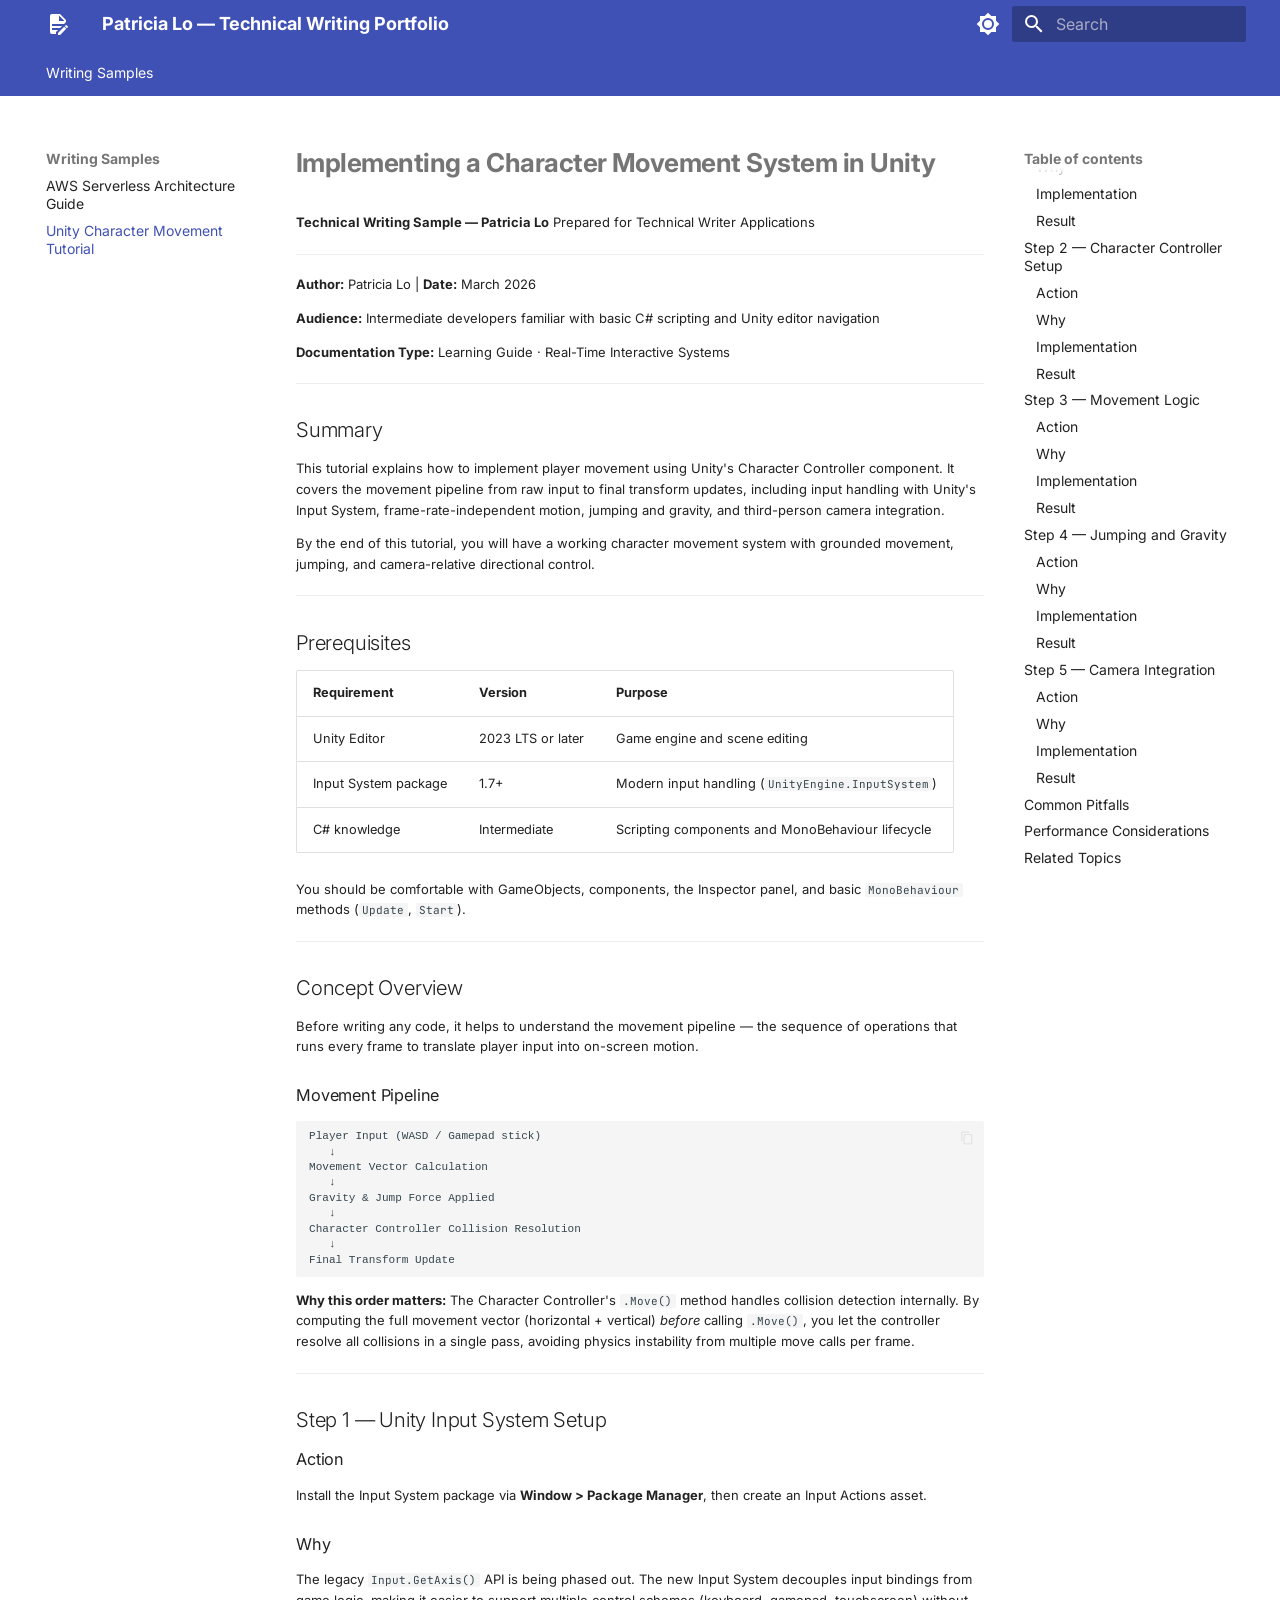
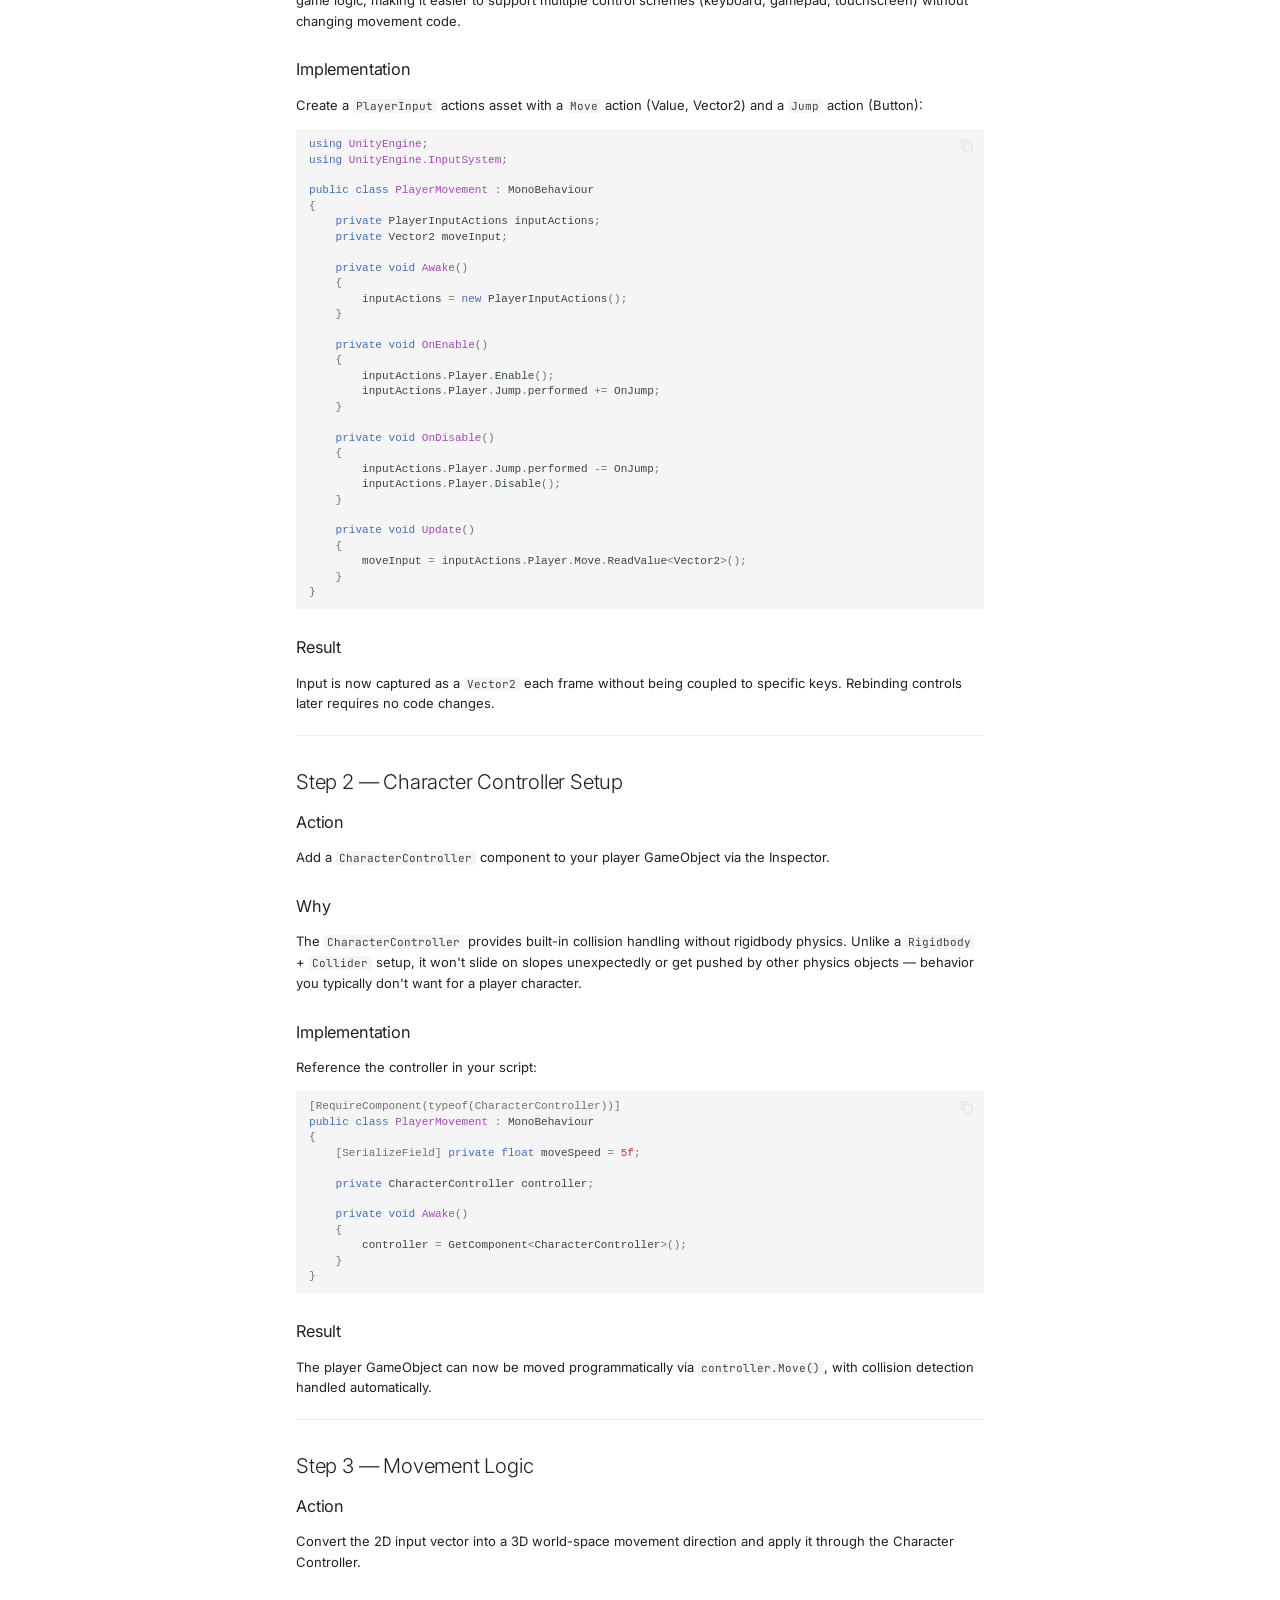
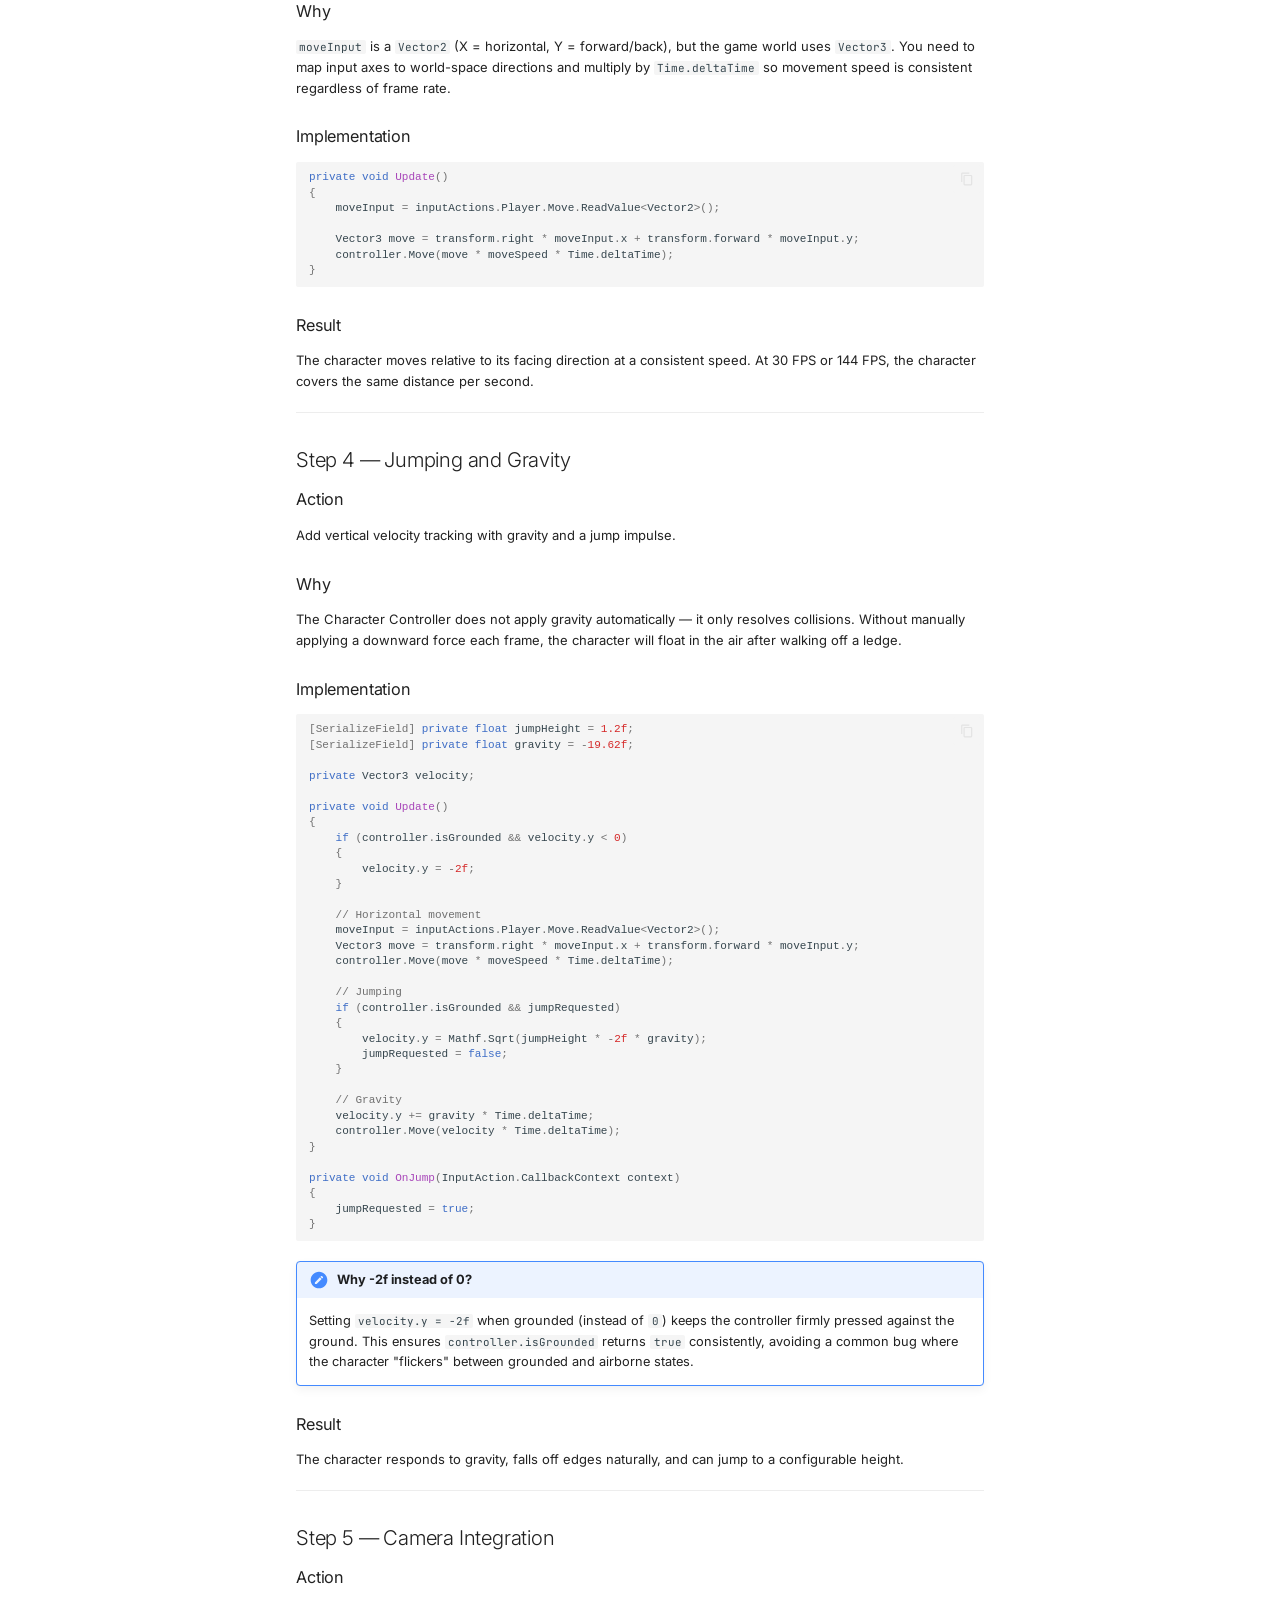
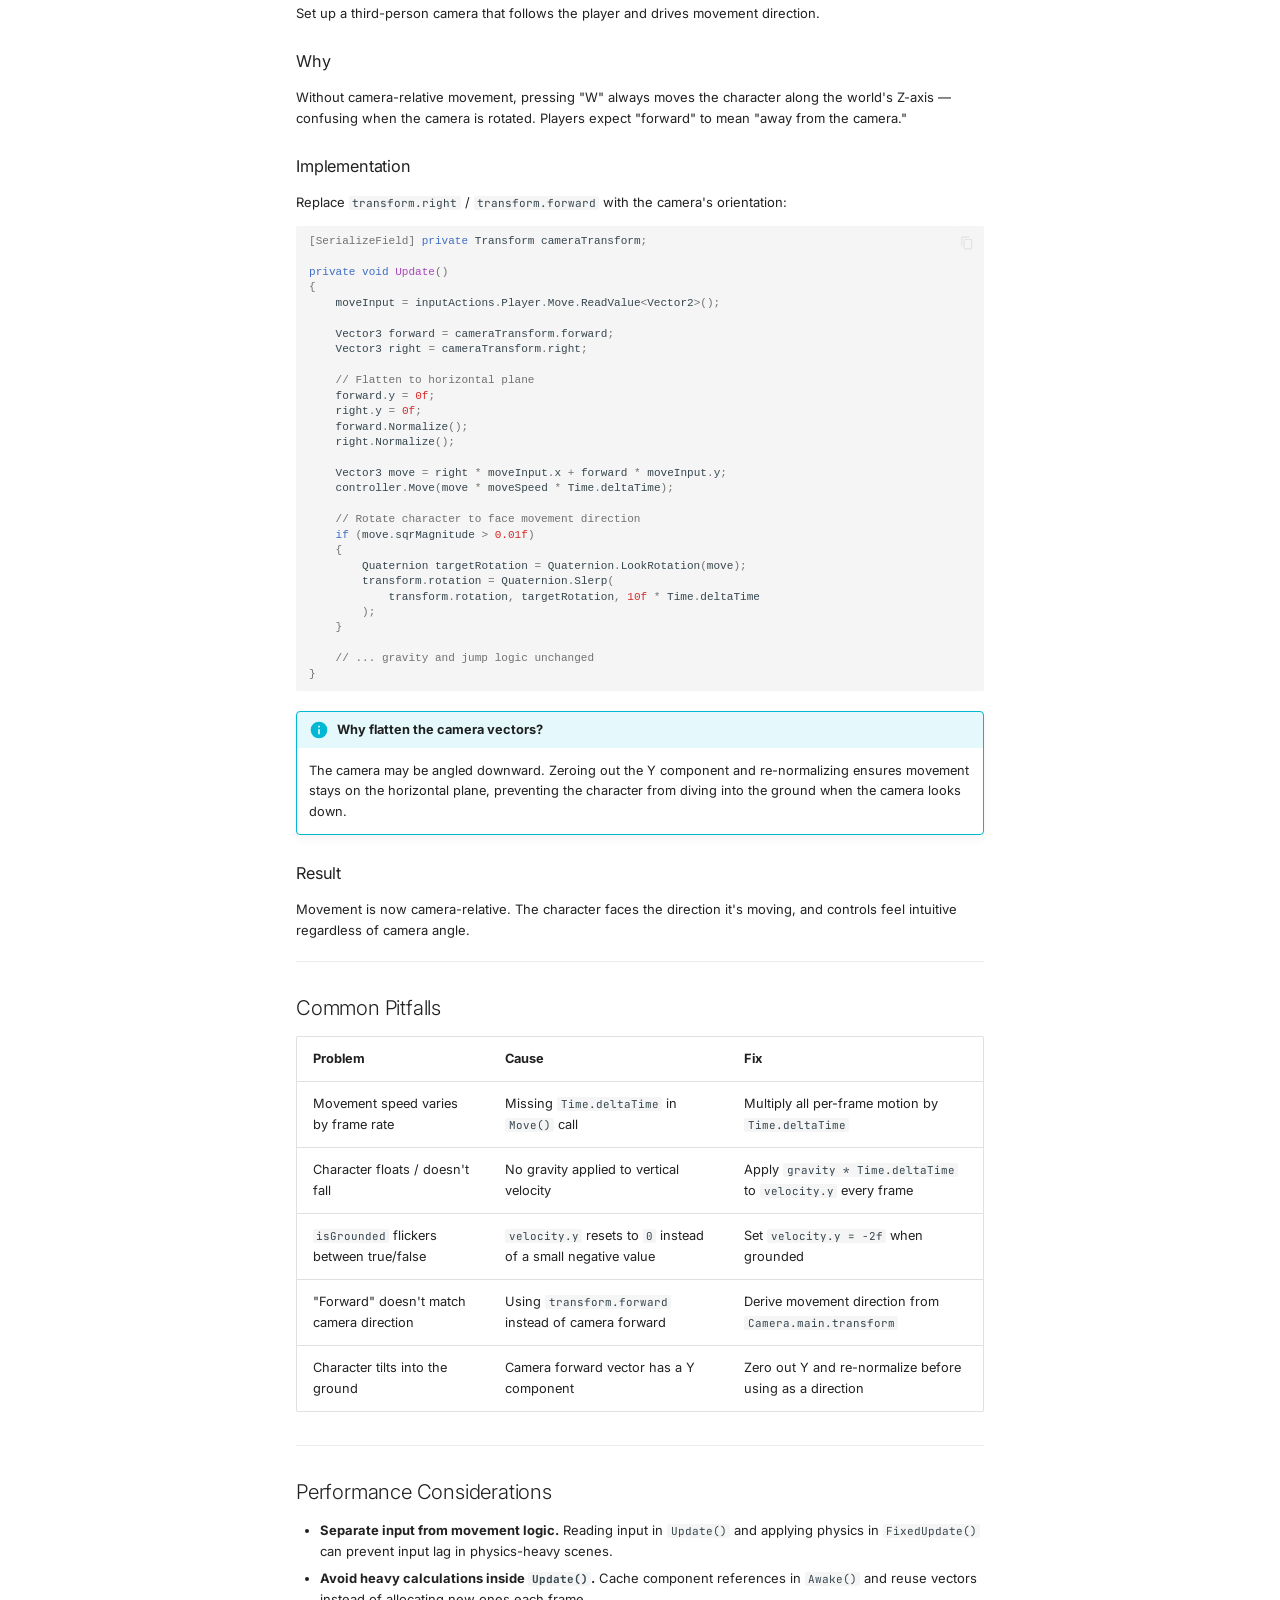
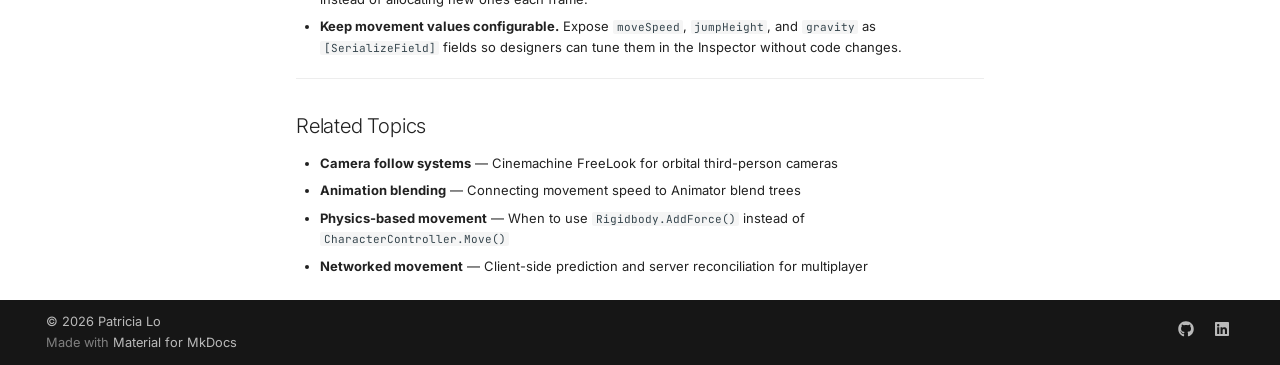
<file: unity-movement-tutorial/index.html>
<!doctype html>
<html lang="en" class="no-js">
  <head>
    
      <meta charset="utf-8">
      <meta name="viewport" content="width=device-width,initial-scale=1">
      
        <meta name="description" content="Documentation samples demonstrating clear, developer-focused technical writing across cloud architecture and game development.">
      
      
        <meta name="author" content="Patricia Lo">
      
      
      
        <link rel="prev" href="../aws-serverless-guide/">
      
      
      
        
      
      
      <link rel="icon" href="../assets/images/favicon.png">
      <meta name="generator" content="mkdocs-1.6.1, mkdocs-material-9.7.5">
    
    
      
        <title>Unity Character Movement Tutorial - Patricia Lo — Technical Writing Portfolio</title>
      
    
    
      <link rel="stylesheet" href="../assets/stylesheets/main.484c7ddc.min.css">
      
        
        <link rel="stylesheet" href="../assets/stylesheets/palette.ab4e12ef.min.css">
      
      


    
    
      
    
    
      
        
        
        <link rel="preconnect" href="https://fonts.gstatic.com" crossorigin>
        <link rel="stylesheet" href="https://fonts.googleapis.com/css?family=Inter:300,300i,400,400i,700,700i%7CJetBrains+Mono:400,400i,700,700i&display=fallback">
        <style>:root{--md-text-font:"Inter";--md-code-font:"JetBrains Mono"}</style>
      
    
    
      <link rel="stylesheet" href="../stylesheets/extra.css">
    
    <script>__md_scope=new URL("..",location),__md_hash=e=>[...e].reduce(((e,_)=>(e<<5)-e+_.charCodeAt(0)),0),__md_get=(e,_=localStorage,t=__md_scope)=>JSON.parse(_.getItem(t.pathname+"."+e)),__md_set=(e,_,t=localStorage,a=__md_scope)=>{try{t.setItem(a.pathname+"."+e,JSON.stringify(_))}catch(e){}}</script>
    
      

    
    
  </head>
  
  
    
    
      
    
    
    
    
    <body dir="ltr" data-md-color-scheme="default" data-md-color-primary="indigo" data-md-color-accent="teal">
  
    
    <input class="md-toggle" data-md-toggle="drawer" type="checkbox" id="__drawer" autocomplete="off">
    <input class="md-toggle" data-md-toggle="search" type="checkbox" id="__search" autocomplete="off">
    <label class="md-overlay" for="__drawer"></label>
    <div data-md-component="skip">
      
        
        <a href="#implementing-a-character-movement-system-in-unity" class="md-skip">
          Skip to content
        </a>
      
    </div>
    <div data-md-component="announce">
      
    </div>
    
    
      

<header class="md-header" data-md-component="header">
  <nav class="md-header__inner md-grid" aria-label="Header">
    <a href=".." title="Patricia Lo — Technical Writing Portfolio" class="md-header__button md-logo" aria-label="Patricia Lo — Technical Writing Portfolio" data-md-component="logo">
      
  
  <svg xmlns="http://www.w3.org/2000/svg" viewBox="0 0 24 24"><path d="M6 2c-1.11 0-2 .89-2 2v16a2 2 0 0 0 2 2h4v-1.91L12.09 18H6v-2h8.09l2-2H6v-2h12.09L20 10.09V8l-6-6zm7 1.5L18.5 9H13zm7.15 9.5a.55.55 0 0 0-.4.16l-1.02 1.02 2.09 2.08 1.02-1.01c.21-.22.21-.58 0-.79l-1.3-1.3a.54.54 0 0 0-.39-.16m-2.01 1.77L12 20.92V23h2.08l6.15-6.15z"/></svg>

    </a>
    <label class="md-header__button md-icon" for="__drawer">
      
      <svg xmlns="http://www.w3.org/2000/svg" viewBox="0 0 24 24"><path d="M3 6h18v2H3zm0 5h18v2H3zm0 5h18v2H3z"/></svg>
    </label>
    <div class="md-header__title" data-md-component="header-title">
      <div class="md-header__ellipsis">
        <div class="md-header__topic">
          <span class="md-ellipsis">
            Patricia Lo — Technical Writing Portfolio
          </span>
        </div>
        <div class="md-header__topic" data-md-component="header-topic">
          <span class="md-ellipsis">
            
              Unity Character Movement Tutorial
            
          </span>
        </div>
      </div>
    </div>
    
      
        <form class="md-header__option" data-md-component="palette">
  
    
    
    
    <input class="md-option" data-md-color-media="(prefers-color-scheme: light)" data-md-color-scheme="default" data-md-color-primary="indigo" data-md-color-accent="teal"  aria-label="Switch to dark mode"  type="radio" name="__palette" id="__palette_0">
    
      <label class="md-header__button md-icon" title="Switch to dark mode" for="__palette_1" hidden>
        <svg xmlns="http://www.w3.org/2000/svg" viewBox="0 0 24 24"><path d="M12 8a4 4 0 0 0-4 4 4 4 0 0 0 4 4 4 4 0 0 0 4-4 4 4 0 0 0-4-4m0 10a6 6 0 0 1-6-6 6 6 0 0 1 6-6 6 6 0 0 1 6 6 6 6 0 0 1-6 6m8-9.31V4h-4.69L12 .69 8.69 4H4v4.69L.69 12 4 15.31V20h4.69L12 23.31 15.31 20H20v-4.69L23.31 12z"/></svg>
      </label>
    
  
    
    
    
    <input class="md-option" data-md-color-media="(prefers-color-scheme: dark)" data-md-color-scheme="slate" data-md-color-primary="indigo" data-md-color-accent="teal"  aria-label="Switch to light mode"  type="radio" name="__palette" id="__palette_1">
    
      <label class="md-header__button md-icon" title="Switch to light mode" for="__palette_0" hidden>
        <svg xmlns="http://www.w3.org/2000/svg" viewBox="0 0 24 24"><path d="M12 18c-.89 0-1.74-.2-2.5-.55C11.56 16.5 13 14.42 13 12s-1.44-4.5-3.5-5.45C10.26 6.2 11.11 6 12 6a6 6 0 0 1 6 6 6 6 0 0 1-6 6m8-9.31V4h-4.69L12 .69 8.69 4H4v4.69L.69 12 4 15.31V20h4.69L12 23.31 15.31 20H20v-4.69L23.31 12z"/></svg>
      </label>
    
  
</form>
      
    
    
      <script>var palette=__md_get("__palette");if(palette&&palette.color){if("(prefers-color-scheme)"===palette.color.media){var media=matchMedia("(prefers-color-scheme: light)"),input=document.querySelector(media.matches?"[data-md-color-media='(prefers-color-scheme: light)']":"[data-md-color-media='(prefers-color-scheme: dark)']");palette.color.media=input.getAttribute("data-md-color-media"),palette.color.scheme=input.getAttribute("data-md-color-scheme"),palette.color.primary=input.getAttribute("data-md-color-primary"),palette.color.accent=input.getAttribute("data-md-color-accent")}for(var[key,value]of Object.entries(palette.color))document.body.setAttribute("data-md-color-"+key,value)}</script>
    
    
    
      
      
        <label class="md-header__button md-icon" for="__search">
          
          <svg xmlns="http://www.w3.org/2000/svg" viewBox="0 0 24 24"><path d="M9.5 3A6.5 6.5 0 0 1 16 9.5c0 1.61-.59 3.09-1.56 4.23l.27.27h.79l5 5-1.5 1.5-5-5v-.79l-.27-.27A6.52 6.52 0 0 1 9.5 16 6.5 6.5 0 0 1 3 9.5 6.5 6.5 0 0 1 9.5 3m0 2C7 5 5 7 5 9.5S7 14 9.5 14 14 12 14 9.5 12 5 9.5 5"/></svg>
        </label>
        <div class="md-search" data-md-component="search" role="dialog">
  <label class="md-search__overlay" for="__search"></label>
  <div class="md-search__inner" role="search">
    <form class="md-search__form" name="search">
      <input type="text" class="md-search__input" name="query" aria-label="Search" placeholder="Search" autocapitalize="off" autocorrect="off" autocomplete="off" spellcheck="false" data-md-component="search-query" required>
      <label class="md-search__icon md-icon" for="__search">
        
        <svg xmlns="http://www.w3.org/2000/svg" viewBox="0 0 24 24"><path d="M9.5 3A6.5 6.5 0 0 1 16 9.5c0 1.61-.59 3.09-1.56 4.23l.27.27h.79l5 5-1.5 1.5-5-5v-.79l-.27-.27A6.52 6.52 0 0 1 9.5 16 6.5 6.5 0 0 1 3 9.5 6.5 6.5 0 0 1 9.5 3m0 2C7 5 5 7 5 9.5S7 14 9.5 14 14 12 14 9.5 12 5 9.5 5"/></svg>
        
        <svg xmlns="http://www.w3.org/2000/svg" viewBox="0 0 24 24"><path d="M20 11v2H8l5.5 5.5-1.42 1.42L4.16 12l7.92-7.92L13.5 5.5 8 11z"/></svg>
      </label>
      <nav class="md-search__options" aria-label="Search">
        
        <button type="reset" class="md-search__icon md-icon" title="Clear" aria-label="Clear" tabindex="-1">
          
          <svg xmlns="http://www.w3.org/2000/svg" viewBox="0 0 24 24"><path d="M19 6.41 17.59 5 12 10.59 6.41 5 5 6.41 10.59 12 5 17.59 6.41 19 12 13.41 17.59 19 19 17.59 13.41 12z"/></svg>
        </button>
      </nav>
      
        <div class="md-search__suggest" data-md-component="search-suggest"></div>
      
    </form>
    <div class="md-search__output">
      <div class="md-search__scrollwrap" tabindex="0" data-md-scrollfix>
        <div class="md-search-result" data-md-component="search-result">
          <div class="md-search-result__meta">
            Initializing search
          </div>
          <ol class="md-search-result__list" role="presentation"></ol>
        </div>
      </div>
    </div>
  </div>
</div>
      
    
    
  </nav>
  
</header>
    
    <div class="md-container" data-md-component="container">
      
      
        
          
            
<nav class="md-tabs" aria-label="Tabs" data-md-component="tabs">
  <div class="md-grid">
    <ul class="md-tabs__list">
      
        
  
  
  
    
  
  
    
    
      <li class="md-tabs__item md-tabs__item--active">
        <a href="../aws-serverless-guide/" class="md-tabs__link">
          
  
  
  Writing Samples

        </a>
      </li>
    
  

      
    </ul>
  </div>
</nav>
          
        
      
      <main class="md-main" data-md-component="main">
        <div class="md-main__inner md-grid">
          
            
              
              <div class="md-sidebar md-sidebar--primary" data-md-component="sidebar" data-md-type="navigation" >
                <div class="md-sidebar__scrollwrap">
                  <div class="md-sidebar__inner">
                    


  


<nav class="md-nav md-nav--primary md-nav--lifted" aria-label="Navigation" data-md-level="0">
  <label class="md-nav__title" for="__drawer">
    <a href=".." title="Patricia Lo — Technical Writing Portfolio" class="md-nav__button md-logo" aria-label="Patricia Lo — Technical Writing Portfolio" data-md-component="logo">
      
  
  <svg xmlns="http://www.w3.org/2000/svg" viewBox="0 0 24 24"><path d="M6 2c-1.11 0-2 .89-2 2v16a2 2 0 0 0 2 2h4v-1.91L12.09 18H6v-2h8.09l2-2H6v-2h12.09L20 10.09V8l-6-6zm7 1.5L18.5 9H13zm7.15 9.5a.55.55 0 0 0-.4.16l-1.02 1.02 2.09 2.08 1.02-1.01c.21-.22.21-.58 0-.79l-1.3-1.3a.54.54 0 0 0-.39-.16m-2.01 1.77L12 20.92V23h2.08l6.15-6.15z"/></svg>

    </a>
    Patricia Lo — Technical Writing Portfolio
  </label>
  
  <ul class="md-nav__list" data-md-scrollfix>
    
      
      
  
  
    
  
  
  
    
    
    
    
      
        
        
      
      
        
      
    
    
    <li class="md-nav__item md-nav__item--active md-nav__item--section md-nav__item--nested">
      
        
        
        <input class="md-nav__toggle md-toggle " type="checkbox" id="__nav_1" checked>
        
          
          <label class="md-nav__link" for="__nav_1" id="__nav_1_label" tabindex="">
            
  
  
  <span class="md-ellipsis">
    
  
    Writing Samples
  

    
  </span>
  
  

            <span class="md-nav__icon md-icon"></span>
          </label>
        
        <nav class="md-nav" data-md-level="1" aria-labelledby="__nav_1_label" aria-expanded="true">
          <label class="md-nav__title" for="__nav_1">
            <span class="md-nav__icon md-icon"></span>
            
  
    Writing Samples
  

          </label>
          <ul class="md-nav__list" data-md-scrollfix>
            
              
                
  
  
  
  
    <li class="md-nav__item">
      <a href="../aws-serverless-guide/" class="md-nav__link">
        
  
  
  <span class="md-ellipsis">
    
  
    AWS Serverless Architecture Guide
  

    
  </span>
  
  

      </a>
    </li>
  

              
            
              
                
  
  
    
  
  
  
    <li class="md-nav__item md-nav__item--active">
      
      <input class="md-nav__toggle md-toggle" type="checkbox" id="__toc">
      
      
        
      
      
        <label class="md-nav__link md-nav__link--active" for="__toc">
          
  
  
  <span class="md-ellipsis">
    
  
    Unity Character Movement Tutorial
  

    
  </span>
  
  

          <span class="md-nav__icon md-icon"></span>
        </label>
      
      <a href="./" class="md-nav__link md-nav__link--active">
        
  
  
  <span class="md-ellipsis">
    
  
    Unity Character Movement Tutorial
  

    
  </span>
  
  

      </a>
      
        

<nav class="md-nav md-nav--secondary" aria-label="Table of contents">
  
  
  
    
  
  
    <label class="md-nav__title" for="__toc">
      <span class="md-nav__icon md-icon"></span>
      Table of contents
    </label>
    <ul class="md-nav__list" data-md-component="toc" data-md-scrollfix>
      
        <li class="md-nav__item">
  <a href="#summary" class="md-nav__link">
    <span class="md-ellipsis">
      
        Summary
      
    </span>
  </a>
  
</li>
      
        <li class="md-nav__item">
  <a href="#prerequisites" class="md-nav__link">
    <span class="md-ellipsis">
      
        Prerequisites
      
    </span>
  </a>
  
</li>
      
        <li class="md-nav__item">
  <a href="#concept-overview" class="md-nav__link">
    <span class="md-ellipsis">
      
        Concept Overview
      
    </span>
  </a>
  
    <nav class="md-nav" aria-label="Concept Overview">
      <ul class="md-nav__list">
        
          <li class="md-nav__item">
  <a href="#movement-pipeline" class="md-nav__link">
    <span class="md-ellipsis">
      
        Movement Pipeline
      
    </span>
  </a>
  
</li>
        
      </ul>
    </nav>
  
</li>
      
        <li class="md-nav__item">
  <a href="#step-1-unity-input-system-setup" class="md-nav__link">
    <span class="md-ellipsis">
      
        Step 1 — Unity Input System Setup
      
    </span>
  </a>
  
    <nav class="md-nav" aria-label="Step 1 — Unity Input System Setup">
      <ul class="md-nav__list">
        
          <li class="md-nav__item">
  <a href="#action" class="md-nav__link">
    <span class="md-ellipsis">
      
        Action
      
    </span>
  </a>
  
</li>
        
          <li class="md-nav__item">
  <a href="#why" class="md-nav__link">
    <span class="md-ellipsis">
      
        Why
      
    </span>
  </a>
  
</li>
        
          <li class="md-nav__item">
  <a href="#implementation" class="md-nav__link">
    <span class="md-ellipsis">
      
        Implementation
      
    </span>
  </a>
  
</li>
        
          <li class="md-nav__item">
  <a href="#result" class="md-nav__link">
    <span class="md-ellipsis">
      
        Result
      
    </span>
  </a>
  
</li>
        
      </ul>
    </nav>
  
</li>
      
        <li class="md-nav__item">
  <a href="#step-2-character-controller-setup" class="md-nav__link">
    <span class="md-ellipsis">
      
        Step 2 — Character Controller Setup
      
    </span>
  </a>
  
    <nav class="md-nav" aria-label="Step 2 — Character Controller Setup">
      <ul class="md-nav__list">
        
          <li class="md-nav__item">
  <a href="#action_1" class="md-nav__link">
    <span class="md-ellipsis">
      
        Action
      
    </span>
  </a>
  
</li>
        
          <li class="md-nav__item">
  <a href="#why_1" class="md-nav__link">
    <span class="md-ellipsis">
      
        Why
      
    </span>
  </a>
  
</li>
        
          <li class="md-nav__item">
  <a href="#implementation_1" class="md-nav__link">
    <span class="md-ellipsis">
      
        Implementation
      
    </span>
  </a>
  
</li>
        
          <li class="md-nav__item">
  <a href="#result_1" class="md-nav__link">
    <span class="md-ellipsis">
      
        Result
      
    </span>
  </a>
  
</li>
        
      </ul>
    </nav>
  
</li>
      
        <li class="md-nav__item">
  <a href="#step-3-movement-logic" class="md-nav__link">
    <span class="md-ellipsis">
      
        Step 3 — Movement Logic
      
    </span>
  </a>
  
    <nav class="md-nav" aria-label="Step 3 — Movement Logic">
      <ul class="md-nav__list">
        
          <li class="md-nav__item">
  <a href="#action_2" class="md-nav__link">
    <span class="md-ellipsis">
      
        Action
      
    </span>
  </a>
  
</li>
        
          <li class="md-nav__item">
  <a href="#why_2" class="md-nav__link">
    <span class="md-ellipsis">
      
        Why
      
    </span>
  </a>
  
</li>
        
          <li class="md-nav__item">
  <a href="#implementation_2" class="md-nav__link">
    <span class="md-ellipsis">
      
        Implementation
      
    </span>
  </a>
  
</li>
        
          <li class="md-nav__item">
  <a href="#result_2" class="md-nav__link">
    <span class="md-ellipsis">
      
        Result
      
    </span>
  </a>
  
</li>
        
      </ul>
    </nav>
  
</li>
      
        <li class="md-nav__item">
  <a href="#step-4-jumping-and-gravity" class="md-nav__link">
    <span class="md-ellipsis">
      
        Step 4 — Jumping and Gravity
      
    </span>
  </a>
  
    <nav class="md-nav" aria-label="Step 4 — Jumping and Gravity">
      <ul class="md-nav__list">
        
          <li class="md-nav__item">
  <a href="#action_3" class="md-nav__link">
    <span class="md-ellipsis">
      
        Action
      
    </span>
  </a>
  
</li>
        
          <li class="md-nav__item">
  <a href="#why_3" class="md-nav__link">
    <span class="md-ellipsis">
      
        Why
      
    </span>
  </a>
  
</li>
        
          <li class="md-nav__item">
  <a href="#implementation_3" class="md-nav__link">
    <span class="md-ellipsis">
      
        Implementation
      
    </span>
  </a>
  
</li>
        
          <li class="md-nav__item">
  <a href="#result_3" class="md-nav__link">
    <span class="md-ellipsis">
      
        Result
      
    </span>
  </a>
  
</li>
        
      </ul>
    </nav>
  
</li>
      
        <li class="md-nav__item">
  <a href="#step-5-camera-integration" class="md-nav__link">
    <span class="md-ellipsis">
      
        Step 5 — Camera Integration
      
    </span>
  </a>
  
    <nav class="md-nav" aria-label="Step 5 — Camera Integration">
      <ul class="md-nav__list">
        
          <li class="md-nav__item">
  <a href="#action_4" class="md-nav__link">
    <span class="md-ellipsis">
      
        Action
      
    </span>
  </a>
  
</li>
        
          <li class="md-nav__item">
  <a href="#why_4" class="md-nav__link">
    <span class="md-ellipsis">
      
        Why
      
    </span>
  </a>
  
</li>
        
          <li class="md-nav__item">
  <a href="#implementation_4" class="md-nav__link">
    <span class="md-ellipsis">
      
        Implementation
      
    </span>
  </a>
  
</li>
        
          <li class="md-nav__item">
  <a href="#result_4" class="md-nav__link">
    <span class="md-ellipsis">
      
        Result
      
    </span>
  </a>
  
</li>
        
      </ul>
    </nav>
  
</li>
      
        <li class="md-nav__item">
  <a href="#common-pitfalls" class="md-nav__link">
    <span class="md-ellipsis">
      
        Common Pitfalls
      
    </span>
  </a>
  
</li>
      
        <li class="md-nav__item">
  <a href="#performance-considerations" class="md-nav__link">
    <span class="md-ellipsis">
      
        Performance Considerations
      
    </span>
  </a>
  
</li>
      
        <li class="md-nav__item">
  <a href="#related-topics" class="md-nav__link">
    <span class="md-ellipsis">
      
        Related Topics
      
    </span>
  </a>
  
</li>
      
    </ul>
  
</nav>
      
    </li>
  

              
            
          </ul>
        </nav>
      
    </li>
  

    
  </ul>
</nav>
                  </div>
                </div>
              </div>
            
            
              
              <div class="md-sidebar md-sidebar--secondary" data-md-component="sidebar" data-md-type="toc" >
                <div class="md-sidebar__scrollwrap">
                  <div class="md-sidebar__inner">
                    

<nav class="md-nav md-nav--secondary" aria-label="Table of contents">
  
  
  
    
  
  
    <label class="md-nav__title" for="__toc">
      <span class="md-nav__icon md-icon"></span>
      Table of contents
    </label>
    <ul class="md-nav__list" data-md-component="toc" data-md-scrollfix>
      
        <li class="md-nav__item">
  <a href="#summary" class="md-nav__link">
    <span class="md-ellipsis">
      
        Summary
      
    </span>
  </a>
  
</li>
      
        <li class="md-nav__item">
  <a href="#prerequisites" class="md-nav__link">
    <span class="md-ellipsis">
      
        Prerequisites
      
    </span>
  </a>
  
</li>
      
        <li class="md-nav__item">
  <a href="#concept-overview" class="md-nav__link">
    <span class="md-ellipsis">
      
        Concept Overview
      
    </span>
  </a>
  
    <nav class="md-nav" aria-label="Concept Overview">
      <ul class="md-nav__list">
        
          <li class="md-nav__item">
  <a href="#movement-pipeline" class="md-nav__link">
    <span class="md-ellipsis">
      
        Movement Pipeline
      
    </span>
  </a>
  
</li>
        
      </ul>
    </nav>
  
</li>
      
        <li class="md-nav__item">
  <a href="#step-1-unity-input-system-setup" class="md-nav__link">
    <span class="md-ellipsis">
      
        Step 1 — Unity Input System Setup
      
    </span>
  </a>
  
    <nav class="md-nav" aria-label="Step 1 — Unity Input System Setup">
      <ul class="md-nav__list">
        
          <li class="md-nav__item">
  <a href="#action" class="md-nav__link">
    <span class="md-ellipsis">
      
        Action
      
    </span>
  </a>
  
</li>
        
          <li class="md-nav__item">
  <a href="#why" class="md-nav__link">
    <span class="md-ellipsis">
      
        Why
      
    </span>
  </a>
  
</li>
        
          <li class="md-nav__item">
  <a href="#implementation" class="md-nav__link">
    <span class="md-ellipsis">
      
        Implementation
      
    </span>
  </a>
  
</li>
        
          <li class="md-nav__item">
  <a href="#result" class="md-nav__link">
    <span class="md-ellipsis">
      
        Result
      
    </span>
  </a>
  
</li>
        
      </ul>
    </nav>
  
</li>
      
        <li class="md-nav__item">
  <a href="#step-2-character-controller-setup" class="md-nav__link">
    <span class="md-ellipsis">
      
        Step 2 — Character Controller Setup
      
    </span>
  </a>
  
    <nav class="md-nav" aria-label="Step 2 — Character Controller Setup">
      <ul class="md-nav__list">
        
          <li class="md-nav__item">
  <a href="#action_1" class="md-nav__link">
    <span class="md-ellipsis">
      
        Action
      
    </span>
  </a>
  
</li>
        
          <li class="md-nav__item">
  <a href="#why_1" class="md-nav__link">
    <span class="md-ellipsis">
      
        Why
      
    </span>
  </a>
  
</li>
        
          <li class="md-nav__item">
  <a href="#implementation_1" class="md-nav__link">
    <span class="md-ellipsis">
      
        Implementation
      
    </span>
  </a>
  
</li>
        
          <li class="md-nav__item">
  <a href="#result_1" class="md-nav__link">
    <span class="md-ellipsis">
      
        Result
      
    </span>
  </a>
  
</li>
        
      </ul>
    </nav>
  
</li>
      
        <li class="md-nav__item">
  <a href="#step-3-movement-logic" class="md-nav__link">
    <span class="md-ellipsis">
      
        Step 3 — Movement Logic
      
    </span>
  </a>
  
    <nav class="md-nav" aria-label="Step 3 — Movement Logic">
      <ul class="md-nav__list">
        
          <li class="md-nav__item">
  <a href="#action_2" class="md-nav__link">
    <span class="md-ellipsis">
      
        Action
      
    </span>
  </a>
  
</li>
        
          <li class="md-nav__item">
  <a href="#why_2" class="md-nav__link">
    <span class="md-ellipsis">
      
        Why
      
    </span>
  </a>
  
</li>
        
          <li class="md-nav__item">
  <a href="#implementation_2" class="md-nav__link">
    <span class="md-ellipsis">
      
        Implementation
      
    </span>
  </a>
  
</li>
        
          <li class="md-nav__item">
  <a href="#result_2" class="md-nav__link">
    <span class="md-ellipsis">
      
        Result
      
    </span>
  </a>
  
</li>
        
      </ul>
    </nav>
  
</li>
      
        <li class="md-nav__item">
  <a href="#step-4-jumping-and-gravity" class="md-nav__link">
    <span class="md-ellipsis">
      
        Step 4 — Jumping and Gravity
      
    </span>
  </a>
  
    <nav class="md-nav" aria-label="Step 4 — Jumping and Gravity">
      <ul class="md-nav__list">
        
          <li class="md-nav__item">
  <a href="#action_3" class="md-nav__link">
    <span class="md-ellipsis">
      
        Action
      
    </span>
  </a>
  
</li>
        
          <li class="md-nav__item">
  <a href="#why_3" class="md-nav__link">
    <span class="md-ellipsis">
      
        Why
      
    </span>
  </a>
  
</li>
        
          <li class="md-nav__item">
  <a href="#implementation_3" class="md-nav__link">
    <span class="md-ellipsis">
      
        Implementation
      
    </span>
  </a>
  
</li>
        
          <li class="md-nav__item">
  <a href="#result_3" class="md-nav__link">
    <span class="md-ellipsis">
      
        Result
      
    </span>
  </a>
  
</li>
        
      </ul>
    </nav>
  
</li>
      
        <li class="md-nav__item">
  <a href="#step-5-camera-integration" class="md-nav__link">
    <span class="md-ellipsis">
      
        Step 5 — Camera Integration
      
    </span>
  </a>
  
    <nav class="md-nav" aria-label="Step 5 — Camera Integration">
      <ul class="md-nav__list">
        
          <li class="md-nav__item">
  <a href="#action_4" class="md-nav__link">
    <span class="md-ellipsis">
      
        Action
      
    </span>
  </a>
  
</li>
        
          <li class="md-nav__item">
  <a href="#why_4" class="md-nav__link">
    <span class="md-ellipsis">
      
        Why
      
    </span>
  </a>
  
</li>
        
          <li class="md-nav__item">
  <a href="#implementation_4" class="md-nav__link">
    <span class="md-ellipsis">
      
        Implementation
      
    </span>
  </a>
  
</li>
        
          <li class="md-nav__item">
  <a href="#result_4" class="md-nav__link">
    <span class="md-ellipsis">
      
        Result
      
    </span>
  </a>
  
</li>
        
      </ul>
    </nav>
  
</li>
      
        <li class="md-nav__item">
  <a href="#common-pitfalls" class="md-nav__link">
    <span class="md-ellipsis">
      
        Common Pitfalls
      
    </span>
  </a>
  
</li>
      
        <li class="md-nav__item">
  <a href="#performance-considerations" class="md-nav__link">
    <span class="md-ellipsis">
      
        Performance Considerations
      
    </span>
  </a>
  
</li>
      
        <li class="md-nav__item">
  <a href="#related-topics" class="md-nav__link">
    <span class="md-ellipsis">
      
        Related Topics
      
    </span>
  </a>
  
</li>
      
    </ul>
  
</nav>
                  </div>
                </div>
              </div>
            
          
          
            <div class="md-content" data-md-component="content">
              
              <article class="md-content__inner md-typeset">
                
                  



<h1 id="implementing-a-character-movement-system-in-unity">Implementing a Character Movement System in Unity<a class="headerlink" href="#implementing-a-character-movement-system-in-unity" title="Permanent link">&para;</a></h1>
<p><strong>Technical Writing Sample — Patricia Lo</strong>
Prepared for Technical Writer Applications</p>
<hr />
<p><strong>Author:</strong> Patricia Lo | <strong>Date:</strong> March 2026</p>
<p><strong>Audience:</strong> Intermediate developers familiar with basic C# scripting and Unity editor navigation</p>
<p><strong>Documentation Type:</strong> Learning Guide · Real-Time Interactive Systems</p>
<hr />
<h2 id="summary">Summary<a class="headerlink" href="#summary" title="Permanent link">&para;</a></h2>
<p>This tutorial explains how to implement player movement using Unity's Character Controller component. It covers the movement pipeline from raw input to final transform updates, including input handling with Unity's Input System, frame-rate-independent motion, jumping and gravity, and third-person camera integration.</p>
<p>By the end of this tutorial, you will have a working character movement system with grounded movement, jumping, and camera-relative directional control.</p>
<hr />
<h2 id="prerequisites">Prerequisites<a class="headerlink" href="#prerequisites" title="Permanent link">&para;</a></h2>
<table>
<thead>
<tr>
<th>Requirement</th>
<th>Version</th>
<th>Purpose</th>
</tr>
</thead>
<tbody>
<tr>
<td>Unity Editor</td>
<td>2023 LTS or later</td>
<td>Game engine and scene editing</td>
</tr>
<tr>
<td>Input System package</td>
<td>1.7+</td>
<td>Modern input handling (<code>UnityEngine.InputSystem</code>)</td>
</tr>
<tr>
<td>C# knowledge</td>
<td>Intermediate</td>
<td>Scripting components and MonoBehaviour lifecycle</td>
</tr>
</tbody>
</table>
<p>You should be comfortable with GameObjects, components, the Inspector panel, and basic <code>MonoBehaviour</code> methods (<code>Update</code>, <code>Start</code>).</p>
<hr />
<h2 id="concept-overview">Concept Overview<a class="headerlink" href="#concept-overview" title="Permanent link">&para;</a></h2>
<p>Before writing any code, it helps to understand the movement pipeline — the sequence of operations that runs every frame to translate player input into on-screen motion.</p>
<h3 id="movement-pipeline">Movement Pipeline<a class="headerlink" href="#movement-pipeline" title="Permanent link">&para;</a></h3>
<div class="language-text highlight"><pre><span></span><code><span id="__span-0-1"><a id="__codelineno-0-1" name="__codelineno-0-1" href="#__codelineno-0-1"></a>Player Input (WASD / Gamepad stick)
</span><span id="__span-0-2"><a id="__codelineno-0-2" name="__codelineno-0-2" href="#__codelineno-0-2"></a>   ↓
</span><span id="__span-0-3"><a id="__codelineno-0-3" name="__codelineno-0-3" href="#__codelineno-0-3"></a>Movement Vector Calculation
</span><span id="__span-0-4"><a id="__codelineno-0-4" name="__codelineno-0-4" href="#__codelineno-0-4"></a>   ↓
</span><span id="__span-0-5"><a id="__codelineno-0-5" name="__codelineno-0-5" href="#__codelineno-0-5"></a>Gravity &amp; Jump Force Applied
</span><span id="__span-0-6"><a id="__codelineno-0-6" name="__codelineno-0-6" href="#__codelineno-0-6"></a>   ↓
</span><span id="__span-0-7"><a id="__codelineno-0-7" name="__codelineno-0-7" href="#__codelineno-0-7"></a>Character Controller Collision Resolution
</span><span id="__span-0-8"><a id="__codelineno-0-8" name="__codelineno-0-8" href="#__codelineno-0-8"></a>   ↓
</span><span id="__span-0-9"><a id="__codelineno-0-9" name="__codelineno-0-9" href="#__codelineno-0-9"></a>Final Transform Update
</span></code></pre></div>
<p><strong>Why this order matters:</strong> The Character Controller's <code>.Move()</code> method handles collision detection internally. By computing the full movement vector (horizontal + vertical) <em>before</em> calling <code>.Move()</code>, you let the controller resolve all collisions in a single pass, avoiding physics instability from multiple move calls per frame.</p>
<hr />
<h2 id="step-1-unity-input-system-setup">Step 1 — Unity Input System Setup<a class="headerlink" href="#step-1-unity-input-system-setup" title="Permanent link">&para;</a></h2>
<h3 id="action">Action<a class="headerlink" href="#action" title="Permanent link">&para;</a></h3>
<p>Install the Input System package via <strong>Window &gt; Package Manager</strong>, then create an Input Actions asset.</p>
<h3 id="why">Why<a class="headerlink" href="#why" title="Permanent link">&para;</a></h3>
<p>The legacy <code>Input.GetAxis()</code> API is being phased out. The new Input System decouples input bindings from game logic, making it easier to support multiple control schemes (keyboard, gamepad, touchscreen) without changing movement code.</p>
<h3 id="implementation">Implementation<a class="headerlink" href="#implementation" title="Permanent link">&para;</a></h3>
<p>Create a <code>PlayerInput</code> actions asset with a <code>Move</code> action (Value, Vector2) and a <code>Jump</code> action (Button):</p>
<div class="language-csharp highlight"><pre><span></span><code><span id="__span-1-1"><a id="__codelineno-1-1" name="__codelineno-1-1" href="#__codelineno-1-1"></a><span class="k">using</span><span class="w"> </span><span class="nn">UnityEngine</span><span class="p">;</span>
</span><span id="__span-1-2"><a id="__codelineno-1-2" name="__codelineno-1-2" href="#__codelineno-1-2"></a><span class="k">using</span><span class="w"> </span><span class="nn">UnityEngine.InputSystem</span><span class="p">;</span>
</span><span id="__span-1-3"><a id="__codelineno-1-3" name="__codelineno-1-3" href="#__codelineno-1-3"></a>
</span><span id="__span-1-4"><a id="__codelineno-1-4" name="__codelineno-1-4" href="#__codelineno-1-4"></a><span class="k">public</span><span class="w"> </span><span class="k">class</span><span class="w"> </span><span class="nc">PlayerMovement</span><span class="w"> </span><span class="p">:</span><span class="w"> </span><span class="n">MonoBehaviour</span>
</span><span id="__span-1-5"><a id="__codelineno-1-5" name="__codelineno-1-5" href="#__codelineno-1-5"></a><span class="p">{</span>
</span><span id="__span-1-6"><a id="__codelineno-1-6" name="__codelineno-1-6" href="#__codelineno-1-6"></a><span class="w">    </span><span class="k">private</span><span class="w"> </span><span class="n">PlayerInputActions</span><span class="w"> </span><span class="n">inputActions</span><span class="p">;</span>
</span><span id="__span-1-7"><a id="__codelineno-1-7" name="__codelineno-1-7" href="#__codelineno-1-7"></a><span class="w">    </span><span class="k">private</span><span class="w"> </span><span class="n">Vector2</span><span class="w"> </span><span class="n">moveInput</span><span class="p">;</span>
</span><span id="__span-1-8"><a id="__codelineno-1-8" name="__codelineno-1-8" href="#__codelineno-1-8"></a>
</span><span id="__span-1-9"><a id="__codelineno-1-9" name="__codelineno-1-9" href="#__codelineno-1-9"></a><span class="w">    </span><span class="k">private</span><span class="w"> </span><span class="k">void</span><span class="w"> </span><span class="nf">Awake</span><span class="p">()</span>
</span><span id="__span-1-10"><a id="__codelineno-1-10" name="__codelineno-1-10" href="#__codelineno-1-10"></a><span class="w">    </span><span class="p">{</span>
</span><span id="__span-1-11"><a id="__codelineno-1-11" name="__codelineno-1-11" href="#__codelineno-1-11"></a><span class="w">        </span><span class="n">inputActions</span><span class="w"> </span><span class="o">=</span><span class="w"> </span><span class="k">new</span><span class="w"> </span><span class="n">PlayerInputActions</span><span class="p">();</span>
</span><span id="__span-1-12"><a id="__codelineno-1-12" name="__codelineno-1-12" href="#__codelineno-1-12"></a><span class="w">    </span><span class="p">}</span>
</span><span id="__span-1-13"><a id="__codelineno-1-13" name="__codelineno-1-13" href="#__codelineno-1-13"></a>
</span><span id="__span-1-14"><a id="__codelineno-1-14" name="__codelineno-1-14" href="#__codelineno-1-14"></a><span class="w">    </span><span class="k">private</span><span class="w"> </span><span class="k">void</span><span class="w"> </span><span class="nf">OnEnable</span><span class="p">()</span>
</span><span id="__span-1-15"><a id="__codelineno-1-15" name="__codelineno-1-15" href="#__codelineno-1-15"></a><span class="w">    </span><span class="p">{</span>
</span><span id="__span-1-16"><a id="__codelineno-1-16" name="__codelineno-1-16" href="#__codelineno-1-16"></a><span class="w">        </span><span class="n">inputActions</span><span class="p">.</span><span class="n">Player</span><span class="p">.</span><span class="n">Enable</span><span class="p">();</span>
</span><span id="__span-1-17"><a id="__codelineno-1-17" name="__codelineno-1-17" href="#__codelineno-1-17"></a><span class="w">        </span><span class="n">inputActions</span><span class="p">.</span><span class="n">Player</span><span class="p">.</span><span class="n">Jump</span><span class="p">.</span><span class="n">performed</span><span class="w"> </span><span class="o">+=</span><span class="w"> </span><span class="n">OnJump</span><span class="p">;</span>
</span><span id="__span-1-18"><a id="__codelineno-1-18" name="__codelineno-1-18" href="#__codelineno-1-18"></a><span class="w">    </span><span class="p">}</span>
</span><span id="__span-1-19"><a id="__codelineno-1-19" name="__codelineno-1-19" href="#__codelineno-1-19"></a>
</span><span id="__span-1-20"><a id="__codelineno-1-20" name="__codelineno-1-20" href="#__codelineno-1-20"></a><span class="w">    </span><span class="k">private</span><span class="w"> </span><span class="k">void</span><span class="w"> </span><span class="nf">OnDisable</span><span class="p">()</span>
</span><span id="__span-1-21"><a id="__codelineno-1-21" name="__codelineno-1-21" href="#__codelineno-1-21"></a><span class="w">    </span><span class="p">{</span>
</span><span id="__span-1-22"><a id="__codelineno-1-22" name="__codelineno-1-22" href="#__codelineno-1-22"></a><span class="w">        </span><span class="n">inputActions</span><span class="p">.</span><span class="n">Player</span><span class="p">.</span><span class="n">Jump</span><span class="p">.</span><span class="n">performed</span><span class="w"> </span><span class="o">-=</span><span class="w"> </span><span class="n">OnJump</span><span class="p">;</span>
</span><span id="__span-1-23"><a id="__codelineno-1-23" name="__codelineno-1-23" href="#__codelineno-1-23"></a><span class="w">        </span><span class="n">inputActions</span><span class="p">.</span><span class="n">Player</span><span class="p">.</span><span class="n">Disable</span><span class="p">();</span>
</span><span id="__span-1-24"><a id="__codelineno-1-24" name="__codelineno-1-24" href="#__codelineno-1-24"></a><span class="w">    </span><span class="p">}</span>
</span><span id="__span-1-25"><a id="__codelineno-1-25" name="__codelineno-1-25" href="#__codelineno-1-25"></a>
</span><span id="__span-1-26"><a id="__codelineno-1-26" name="__codelineno-1-26" href="#__codelineno-1-26"></a><span class="w">    </span><span class="k">private</span><span class="w"> </span><span class="k">void</span><span class="w"> </span><span class="nf">Update</span><span class="p">()</span>
</span><span id="__span-1-27"><a id="__codelineno-1-27" name="__codelineno-1-27" href="#__codelineno-1-27"></a><span class="w">    </span><span class="p">{</span>
</span><span id="__span-1-28"><a id="__codelineno-1-28" name="__codelineno-1-28" href="#__codelineno-1-28"></a><span class="w">        </span><span class="n">moveInput</span><span class="w"> </span><span class="o">=</span><span class="w"> </span><span class="n">inputActions</span><span class="p">.</span><span class="n">Player</span><span class="p">.</span><span class="n">Move</span><span class="p">.</span><span class="n">ReadValue</span><span class="o">&lt;</span><span class="n">Vector2</span><span class="o">&gt;</span><span class="p">();</span>
</span><span id="__span-1-29"><a id="__codelineno-1-29" name="__codelineno-1-29" href="#__codelineno-1-29"></a><span class="w">    </span><span class="p">}</span>
</span><span id="__span-1-30"><a id="__codelineno-1-30" name="__codelineno-1-30" href="#__codelineno-1-30"></a><span class="p">}</span>
</span></code></pre></div>
<h3 id="result">Result<a class="headerlink" href="#result" title="Permanent link">&para;</a></h3>
<p>Input is now captured as a <code>Vector2</code> each frame without being coupled to specific keys. Rebinding controls later requires no code changes.</p>
<hr />
<h2 id="step-2-character-controller-setup">Step 2 — Character Controller Setup<a class="headerlink" href="#step-2-character-controller-setup" title="Permanent link">&para;</a></h2>
<h3 id="action_1">Action<a class="headerlink" href="#action_1" title="Permanent link">&para;</a></h3>
<p>Add a <code>CharacterController</code> component to your player GameObject via the Inspector.</p>
<h3 id="why_1">Why<a class="headerlink" href="#why_1" title="Permanent link">&para;</a></h3>
<p>The <code>CharacterController</code> provides built-in collision handling without rigidbody physics. Unlike a <code>Rigidbody</code> + <code>Collider</code> setup, it won't slide on slopes unexpectedly or get pushed by other physics objects — behavior you typically don't want for a player character.</p>
<h3 id="implementation_1">Implementation<a class="headerlink" href="#implementation_1" title="Permanent link">&para;</a></h3>
<p>Reference the controller in your script:</p>
<div class="language-csharp highlight"><pre><span></span><code><span id="__span-2-1"><a id="__codelineno-2-1" name="__codelineno-2-1" href="#__codelineno-2-1"></a><span class="na">[RequireComponent(typeof(CharacterController))]</span>
</span><span id="__span-2-2"><a id="__codelineno-2-2" name="__codelineno-2-2" href="#__codelineno-2-2"></a><span class="k">public</span><span class="w"> </span><span class="k">class</span><span class="w"> </span><span class="nc">PlayerMovement</span><span class="w"> </span><span class="p">:</span><span class="w"> </span><span class="n">MonoBehaviour</span>
</span><span id="__span-2-3"><a id="__codelineno-2-3" name="__codelineno-2-3" href="#__codelineno-2-3"></a><span class="p">{</span>
</span><span id="__span-2-4"><a id="__codelineno-2-4" name="__codelineno-2-4" href="#__codelineno-2-4"></a><span class="w">    </span><span class="na">[SerializeField]</span><span class="w"> </span><span class="k">private</span><span class="w"> </span><span class="kt">float</span><span class="w"> </span><span class="n">moveSpeed</span><span class="w"> </span><span class="o">=</span><span class="w"> </span><span class="mf">5f</span><span class="p">;</span>
</span><span id="__span-2-5"><a id="__codelineno-2-5" name="__codelineno-2-5" href="#__codelineno-2-5"></a>
</span><span id="__span-2-6"><a id="__codelineno-2-6" name="__codelineno-2-6" href="#__codelineno-2-6"></a><span class="w">    </span><span class="k">private</span><span class="w"> </span><span class="n">CharacterController</span><span class="w"> </span><span class="n">controller</span><span class="p">;</span>
</span><span id="__span-2-7"><a id="__codelineno-2-7" name="__codelineno-2-7" href="#__codelineno-2-7"></a>
</span><span id="__span-2-8"><a id="__codelineno-2-8" name="__codelineno-2-8" href="#__codelineno-2-8"></a><span class="w">    </span><span class="k">private</span><span class="w"> </span><span class="k">void</span><span class="w"> </span><span class="nf">Awake</span><span class="p">()</span>
</span><span id="__span-2-9"><a id="__codelineno-2-9" name="__codelineno-2-9" href="#__codelineno-2-9"></a><span class="w">    </span><span class="p">{</span>
</span><span id="__span-2-10"><a id="__codelineno-2-10" name="__codelineno-2-10" href="#__codelineno-2-10"></a><span class="w">        </span><span class="n">controller</span><span class="w"> </span><span class="o">=</span><span class="w"> </span><span class="n">GetComponent</span><span class="o">&lt;</span><span class="n">CharacterController</span><span class="o">&gt;</span><span class="p">();</span>
</span><span id="__span-2-11"><a id="__codelineno-2-11" name="__codelineno-2-11" href="#__codelineno-2-11"></a><span class="w">    </span><span class="p">}</span>
</span><span id="__span-2-12"><a id="__codelineno-2-12" name="__codelineno-2-12" href="#__codelineno-2-12"></a><span class="p">}</span>
</span></code></pre></div>
<h3 id="result_1">Result<a class="headerlink" href="#result_1" title="Permanent link">&para;</a></h3>
<p>The player GameObject can now be moved programmatically via <code>controller.Move()</code>, with collision detection handled automatically.</p>
<hr />
<h2 id="step-3-movement-logic">Step 3 — Movement Logic<a class="headerlink" href="#step-3-movement-logic" title="Permanent link">&para;</a></h2>
<h3 id="action_2">Action<a class="headerlink" href="#action_2" title="Permanent link">&para;</a></h3>
<p>Convert the 2D input vector into a 3D world-space movement direction and apply it through the Character Controller.</p>
<h3 id="why_2">Why<a class="headerlink" href="#why_2" title="Permanent link">&para;</a></h3>
<p><code>moveInput</code> is a <code>Vector2</code> (X = horizontal, Y = forward/back), but the game world uses <code>Vector3</code>. You need to map input axes to world-space directions and multiply by <code>Time.deltaTime</code> so movement speed is consistent regardless of frame rate.</p>
<h3 id="implementation_2">Implementation<a class="headerlink" href="#implementation_2" title="Permanent link">&para;</a></h3>
<div class="language-csharp highlight"><pre><span></span><code><span id="__span-3-1"><a id="__codelineno-3-1" name="__codelineno-3-1" href="#__codelineno-3-1"></a><span class="k">private</span><span class="w"> </span><span class="k">void</span><span class="w"> </span><span class="nf">Update</span><span class="p">()</span>
</span><span id="__span-3-2"><a id="__codelineno-3-2" name="__codelineno-3-2" href="#__codelineno-3-2"></a><span class="p">{</span>
</span><span id="__span-3-3"><a id="__codelineno-3-3" name="__codelineno-3-3" href="#__codelineno-3-3"></a><span class="w">    </span><span class="n">moveInput</span><span class="w"> </span><span class="o">=</span><span class="w"> </span><span class="n">inputActions</span><span class="p">.</span><span class="n">Player</span><span class="p">.</span><span class="n">Move</span><span class="p">.</span><span class="n">ReadValue</span><span class="o">&lt;</span><span class="n">Vector2</span><span class="o">&gt;</span><span class="p">();</span>
</span><span id="__span-3-4"><a id="__codelineno-3-4" name="__codelineno-3-4" href="#__codelineno-3-4"></a>
</span><span id="__span-3-5"><a id="__codelineno-3-5" name="__codelineno-3-5" href="#__codelineno-3-5"></a><span class="w">    </span><span class="n">Vector3</span><span class="w"> </span><span class="n">move</span><span class="w"> </span><span class="o">=</span><span class="w"> </span><span class="n">transform</span><span class="p">.</span><span class="n">right</span><span class="w"> </span><span class="o">*</span><span class="w"> </span><span class="n">moveInput</span><span class="p">.</span><span class="n">x</span><span class="w"> </span><span class="o">+</span><span class="w"> </span><span class="n">transform</span><span class="p">.</span><span class="n">forward</span><span class="w"> </span><span class="o">*</span><span class="w"> </span><span class="n">moveInput</span><span class="p">.</span><span class="n">y</span><span class="p">;</span>
</span><span id="__span-3-6"><a id="__codelineno-3-6" name="__codelineno-3-6" href="#__codelineno-3-6"></a><span class="w">    </span><span class="n">controller</span><span class="p">.</span><span class="n">Move</span><span class="p">(</span><span class="n">move</span><span class="w"> </span><span class="o">*</span><span class="w"> </span><span class="n">moveSpeed</span><span class="w"> </span><span class="o">*</span><span class="w"> </span><span class="n">Time</span><span class="p">.</span><span class="n">deltaTime</span><span class="p">);</span>
</span><span id="__span-3-7"><a id="__codelineno-3-7" name="__codelineno-3-7" href="#__codelineno-3-7"></a><span class="p">}</span>
</span></code></pre></div>
<h3 id="result_2">Result<a class="headerlink" href="#result_2" title="Permanent link">&para;</a></h3>
<p>The character moves relative to its facing direction at a consistent speed. At 30 FPS or 144 FPS, the character covers the same distance per second.</p>
<hr />
<h2 id="step-4-jumping-and-gravity">Step 4 — Jumping and Gravity<a class="headerlink" href="#step-4-jumping-and-gravity" title="Permanent link">&para;</a></h2>
<h3 id="action_3">Action<a class="headerlink" href="#action_3" title="Permanent link">&para;</a></h3>
<p>Add vertical velocity tracking with gravity and a jump impulse.</p>
<h3 id="why_3">Why<a class="headerlink" href="#why_3" title="Permanent link">&para;</a></h3>
<p>The Character Controller does not apply gravity automatically — it only resolves collisions. Without manually applying a downward force each frame, the character will float in the air after walking off a ledge.</p>
<h3 id="implementation_3">Implementation<a class="headerlink" href="#implementation_3" title="Permanent link">&para;</a></h3>
<div class="language-csharp highlight"><pre><span></span><code><span id="__span-4-1"><a id="__codelineno-4-1" name="__codelineno-4-1" href="#__codelineno-4-1"></a><span class="na">[SerializeField]</span><span class="w"> </span><span class="k">private</span><span class="w"> </span><span class="kt">float</span><span class="w"> </span><span class="n">jumpHeight</span><span class="w"> </span><span class="o">=</span><span class="w"> </span><span class="mf">1.2f</span><span class="p">;</span>
</span><span id="__span-4-2"><a id="__codelineno-4-2" name="__codelineno-4-2" href="#__codelineno-4-2"></a><span class="na">[SerializeField]</span><span class="w"> </span><span class="k">private</span><span class="w"> </span><span class="kt">float</span><span class="w"> </span><span class="n">gravity</span><span class="w"> </span><span class="o">=</span><span class="w"> </span><span class="o">-</span><span class="mf">19.62f</span><span class="p">;</span>
</span><span id="__span-4-3"><a id="__codelineno-4-3" name="__codelineno-4-3" href="#__codelineno-4-3"></a>
</span><span id="__span-4-4"><a id="__codelineno-4-4" name="__codelineno-4-4" href="#__codelineno-4-4"></a><span class="k">private</span><span class="w"> </span><span class="n">Vector3</span><span class="w"> </span><span class="n">velocity</span><span class="p">;</span>
</span><span id="__span-4-5"><a id="__codelineno-4-5" name="__codelineno-4-5" href="#__codelineno-4-5"></a>
</span><span id="__span-4-6"><a id="__codelineno-4-6" name="__codelineno-4-6" href="#__codelineno-4-6"></a><span class="k">private</span><span class="w"> </span><span class="k">void</span><span class="w"> </span><span class="nf">Update</span><span class="p">()</span>
</span><span id="__span-4-7"><a id="__codelineno-4-7" name="__codelineno-4-7" href="#__codelineno-4-7"></a><span class="p">{</span>
</span><span id="__span-4-8"><a id="__codelineno-4-8" name="__codelineno-4-8" href="#__codelineno-4-8"></a><span class="w">    </span><span class="k">if</span><span class="w"> </span><span class="p">(</span><span class="n">controller</span><span class="p">.</span><span class="n">isGrounded</span><span class="w"> </span><span class="o">&amp;&amp;</span><span class="w"> </span><span class="n">velocity</span><span class="p">.</span><span class="n">y</span><span class="w"> </span><span class="o">&lt;</span><span class="w"> </span><span class="mi">0</span><span class="p">)</span>
</span><span id="__span-4-9"><a id="__codelineno-4-9" name="__codelineno-4-9" href="#__codelineno-4-9"></a><span class="w">    </span><span class="p">{</span>
</span><span id="__span-4-10"><a id="__codelineno-4-10" name="__codelineno-4-10" href="#__codelineno-4-10"></a><span class="w">        </span><span class="n">velocity</span><span class="p">.</span><span class="n">y</span><span class="w"> </span><span class="o">=</span><span class="w"> </span><span class="o">-</span><span class="mf">2f</span><span class="p">;</span>
</span><span id="__span-4-11"><a id="__codelineno-4-11" name="__codelineno-4-11" href="#__codelineno-4-11"></a><span class="w">    </span><span class="p">}</span>
</span><span id="__span-4-12"><a id="__codelineno-4-12" name="__codelineno-4-12" href="#__codelineno-4-12"></a>
</span><span id="__span-4-13"><a id="__codelineno-4-13" name="__codelineno-4-13" href="#__codelineno-4-13"></a><span class="w">    </span><span class="c1">// Horizontal movement</span>
</span><span id="__span-4-14"><a id="__codelineno-4-14" name="__codelineno-4-14" href="#__codelineno-4-14"></a><span class="w">    </span><span class="n">moveInput</span><span class="w"> </span><span class="o">=</span><span class="w"> </span><span class="n">inputActions</span><span class="p">.</span><span class="n">Player</span><span class="p">.</span><span class="n">Move</span><span class="p">.</span><span class="n">ReadValue</span><span class="o">&lt;</span><span class="n">Vector2</span><span class="o">&gt;</span><span class="p">();</span>
</span><span id="__span-4-15"><a id="__codelineno-4-15" name="__codelineno-4-15" href="#__codelineno-4-15"></a><span class="w">    </span><span class="n">Vector3</span><span class="w"> </span><span class="n">move</span><span class="w"> </span><span class="o">=</span><span class="w"> </span><span class="n">transform</span><span class="p">.</span><span class="n">right</span><span class="w"> </span><span class="o">*</span><span class="w"> </span><span class="n">moveInput</span><span class="p">.</span><span class="n">x</span><span class="w"> </span><span class="o">+</span><span class="w"> </span><span class="n">transform</span><span class="p">.</span><span class="n">forward</span><span class="w"> </span><span class="o">*</span><span class="w"> </span><span class="n">moveInput</span><span class="p">.</span><span class="n">y</span><span class="p">;</span>
</span><span id="__span-4-16"><a id="__codelineno-4-16" name="__codelineno-4-16" href="#__codelineno-4-16"></a><span class="w">    </span><span class="n">controller</span><span class="p">.</span><span class="n">Move</span><span class="p">(</span><span class="n">move</span><span class="w"> </span><span class="o">*</span><span class="w"> </span><span class="n">moveSpeed</span><span class="w"> </span><span class="o">*</span><span class="w"> </span><span class="n">Time</span><span class="p">.</span><span class="n">deltaTime</span><span class="p">);</span>
</span><span id="__span-4-17"><a id="__codelineno-4-17" name="__codelineno-4-17" href="#__codelineno-4-17"></a>
</span><span id="__span-4-18"><a id="__codelineno-4-18" name="__codelineno-4-18" href="#__codelineno-4-18"></a><span class="w">    </span><span class="c1">// Jumping</span>
</span><span id="__span-4-19"><a id="__codelineno-4-19" name="__codelineno-4-19" href="#__codelineno-4-19"></a><span class="w">    </span><span class="k">if</span><span class="w"> </span><span class="p">(</span><span class="n">controller</span><span class="p">.</span><span class="n">isGrounded</span><span class="w"> </span><span class="o">&amp;&amp;</span><span class="w"> </span><span class="n">jumpRequested</span><span class="p">)</span>
</span><span id="__span-4-20"><a id="__codelineno-4-20" name="__codelineno-4-20" href="#__codelineno-4-20"></a><span class="w">    </span><span class="p">{</span>
</span><span id="__span-4-21"><a id="__codelineno-4-21" name="__codelineno-4-21" href="#__codelineno-4-21"></a><span class="w">        </span><span class="n">velocity</span><span class="p">.</span><span class="n">y</span><span class="w"> </span><span class="o">=</span><span class="w"> </span><span class="n">Mathf</span><span class="p">.</span><span class="n">Sqrt</span><span class="p">(</span><span class="n">jumpHeight</span><span class="w"> </span><span class="o">*</span><span class="w"> </span><span class="o">-</span><span class="mf">2f</span><span class="w"> </span><span class="o">*</span><span class="w"> </span><span class="n">gravity</span><span class="p">);</span>
</span><span id="__span-4-22"><a id="__codelineno-4-22" name="__codelineno-4-22" href="#__codelineno-4-22"></a><span class="w">        </span><span class="n">jumpRequested</span><span class="w"> </span><span class="o">=</span><span class="w"> </span><span class="k">false</span><span class="p">;</span>
</span><span id="__span-4-23"><a id="__codelineno-4-23" name="__codelineno-4-23" href="#__codelineno-4-23"></a><span class="w">    </span><span class="p">}</span>
</span><span id="__span-4-24"><a id="__codelineno-4-24" name="__codelineno-4-24" href="#__codelineno-4-24"></a>
</span><span id="__span-4-25"><a id="__codelineno-4-25" name="__codelineno-4-25" href="#__codelineno-4-25"></a><span class="w">    </span><span class="c1">// Gravity</span>
</span><span id="__span-4-26"><a id="__codelineno-4-26" name="__codelineno-4-26" href="#__codelineno-4-26"></a><span class="w">    </span><span class="n">velocity</span><span class="p">.</span><span class="n">y</span><span class="w"> </span><span class="o">+=</span><span class="w"> </span><span class="n">gravity</span><span class="w"> </span><span class="o">*</span><span class="w"> </span><span class="n">Time</span><span class="p">.</span><span class="n">deltaTime</span><span class="p">;</span>
</span><span id="__span-4-27"><a id="__codelineno-4-27" name="__codelineno-4-27" href="#__codelineno-4-27"></a><span class="w">    </span><span class="n">controller</span><span class="p">.</span><span class="n">Move</span><span class="p">(</span><span class="n">velocity</span><span class="w"> </span><span class="o">*</span><span class="w"> </span><span class="n">Time</span><span class="p">.</span><span class="n">deltaTime</span><span class="p">);</span>
</span><span id="__span-4-28"><a id="__codelineno-4-28" name="__codelineno-4-28" href="#__codelineno-4-28"></a><span class="p">}</span>
</span><span id="__span-4-29"><a id="__codelineno-4-29" name="__codelineno-4-29" href="#__codelineno-4-29"></a>
</span><span id="__span-4-30"><a id="__codelineno-4-30" name="__codelineno-4-30" href="#__codelineno-4-30"></a><span class="k">private</span><span class="w"> </span><span class="k">void</span><span class="w"> </span><span class="nf">OnJump</span><span class="p">(</span><span class="n">InputAction</span><span class="p">.</span><span class="n">CallbackContext</span><span class="w"> </span><span class="n">context</span><span class="p">)</span>
</span><span id="__span-4-31"><a id="__codelineno-4-31" name="__codelineno-4-31" href="#__codelineno-4-31"></a><span class="p">{</span>
</span><span id="__span-4-32"><a id="__codelineno-4-32" name="__codelineno-4-32" href="#__codelineno-4-32"></a><span class="w">    </span><span class="n">jumpRequested</span><span class="w"> </span><span class="o">=</span><span class="w"> </span><span class="k">true</span><span class="p">;</span>
</span><span id="__span-4-33"><a id="__codelineno-4-33" name="__codelineno-4-33" href="#__codelineno-4-33"></a><span class="p">}</span>
</span></code></pre></div>
<div class="admonition note">
<p class="admonition-title">Why -2f instead of 0?</p>
<p>Setting <code>velocity.y = -2f</code> when grounded (instead of <code>0</code>) keeps the controller firmly pressed against the ground. This ensures <code>controller.isGrounded</code> returns <code>true</code> consistently, avoiding a common bug where the character "flickers" between grounded and airborne states.</p>
</div>
<h3 id="result_3">Result<a class="headerlink" href="#result_3" title="Permanent link">&para;</a></h3>
<p>The character responds to gravity, falls off edges naturally, and can jump to a configurable height.</p>
<hr />
<h2 id="step-5-camera-integration">Step 5 — Camera Integration<a class="headerlink" href="#step-5-camera-integration" title="Permanent link">&para;</a></h2>
<h3 id="action_4">Action<a class="headerlink" href="#action_4" title="Permanent link">&para;</a></h3>
<p>Set up a third-person camera that follows the player and drives movement direction.</p>
<h3 id="why_4">Why<a class="headerlink" href="#why_4" title="Permanent link">&para;</a></h3>
<p>Without camera-relative movement, pressing "W" always moves the character along the world's Z-axis — confusing when the camera is rotated. Players expect "forward" to mean "away from the camera."</p>
<h3 id="implementation_4">Implementation<a class="headerlink" href="#implementation_4" title="Permanent link">&para;</a></h3>
<p>Replace <code>transform.right</code> / <code>transform.forward</code> with the camera's orientation:</p>
<div class="language-csharp highlight"><pre><span></span><code><span id="__span-5-1"><a id="__codelineno-5-1" name="__codelineno-5-1" href="#__codelineno-5-1"></a><span class="na">[SerializeField]</span><span class="w"> </span><span class="k">private</span><span class="w"> </span><span class="n">Transform</span><span class="w"> </span><span class="n">cameraTransform</span><span class="p">;</span>
</span><span id="__span-5-2"><a id="__codelineno-5-2" name="__codelineno-5-2" href="#__codelineno-5-2"></a>
</span><span id="__span-5-3"><a id="__codelineno-5-3" name="__codelineno-5-3" href="#__codelineno-5-3"></a><span class="k">private</span><span class="w"> </span><span class="k">void</span><span class="w"> </span><span class="nf">Update</span><span class="p">()</span>
</span><span id="__span-5-4"><a id="__codelineno-5-4" name="__codelineno-5-4" href="#__codelineno-5-4"></a><span class="p">{</span>
</span><span id="__span-5-5"><a id="__codelineno-5-5" name="__codelineno-5-5" href="#__codelineno-5-5"></a><span class="w">    </span><span class="n">moveInput</span><span class="w"> </span><span class="o">=</span><span class="w"> </span><span class="n">inputActions</span><span class="p">.</span><span class="n">Player</span><span class="p">.</span><span class="n">Move</span><span class="p">.</span><span class="n">ReadValue</span><span class="o">&lt;</span><span class="n">Vector2</span><span class="o">&gt;</span><span class="p">();</span>
</span><span id="__span-5-6"><a id="__codelineno-5-6" name="__codelineno-5-6" href="#__codelineno-5-6"></a>
</span><span id="__span-5-7"><a id="__codelineno-5-7" name="__codelineno-5-7" href="#__codelineno-5-7"></a><span class="w">    </span><span class="n">Vector3</span><span class="w"> </span><span class="n">forward</span><span class="w"> </span><span class="o">=</span><span class="w"> </span><span class="n">cameraTransform</span><span class="p">.</span><span class="n">forward</span><span class="p">;</span>
</span><span id="__span-5-8"><a id="__codelineno-5-8" name="__codelineno-5-8" href="#__codelineno-5-8"></a><span class="w">    </span><span class="n">Vector3</span><span class="w"> </span><span class="n">right</span><span class="w"> </span><span class="o">=</span><span class="w"> </span><span class="n">cameraTransform</span><span class="p">.</span><span class="n">right</span><span class="p">;</span>
</span><span id="__span-5-9"><a id="__codelineno-5-9" name="__codelineno-5-9" href="#__codelineno-5-9"></a>
</span><span id="__span-5-10"><a id="__codelineno-5-10" name="__codelineno-5-10" href="#__codelineno-5-10"></a><span class="w">    </span><span class="c1">// Flatten to horizontal plane</span>
</span><span id="__span-5-11"><a id="__codelineno-5-11" name="__codelineno-5-11" href="#__codelineno-5-11"></a><span class="w">    </span><span class="n">forward</span><span class="p">.</span><span class="n">y</span><span class="w"> </span><span class="o">=</span><span class="w"> </span><span class="mf">0f</span><span class="p">;</span>
</span><span id="__span-5-12"><a id="__codelineno-5-12" name="__codelineno-5-12" href="#__codelineno-5-12"></a><span class="w">    </span><span class="n">right</span><span class="p">.</span><span class="n">y</span><span class="w"> </span><span class="o">=</span><span class="w"> </span><span class="mf">0f</span><span class="p">;</span>
</span><span id="__span-5-13"><a id="__codelineno-5-13" name="__codelineno-5-13" href="#__codelineno-5-13"></a><span class="w">    </span><span class="n">forward</span><span class="p">.</span><span class="n">Normalize</span><span class="p">();</span>
</span><span id="__span-5-14"><a id="__codelineno-5-14" name="__codelineno-5-14" href="#__codelineno-5-14"></a><span class="w">    </span><span class="n">right</span><span class="p">.</span><span class="n">Normalize</span><span class="p">();</span>
</span><span id="__span-5-15"><a id="__codelineno-5-15" name="__codelineno-5-15" href="#__codelineno-5-15"></a>
</span><span id="__span-5-16"><a id="__codelineno-5-16" name="__codelineno-5-16" href="#__codelineno-5-16"></a><span class="w">    </span><span class="n">Vector3</span><span class="w"> </span><span class="n">move</span><span class="w"> </span><span class="o">=</span><span class="w"> </span><span class="n">right</span><span class="w"> </span><span class="o">*</span><span class="w"> </span><span class="n">moveInput</span><span class="p">.</span><span class="n">x</span><span class="w"> </span><span class="o">+</span><span class="w"> </span><span class="n">forward</span><span class="w"> </span><span class="o">*</span><span class="w"> </span><span class="n">moveInput</span><span class="p">.</span><span class="n">y</span><span class="p">;</span>
</span><span id="__span-5-17"><a id="__codelineno-5-17" name="__codelineno-5-17" href="#__codelineno-5-17"></a><span class="w">    </span><span class="n">controller</span><span class="p">.</span><span class="n">Move</span><span class="p">(</span><span class="n">move</span><span class="w"> </span><span class="o">*</span><span class="w"> </span><span class="n">moveSpeed</span><span class="w"> </span><span class="o">*</span><span class="w"> </span><span class="n">Time</span><span class="p">.</span><span class="n">deltaTime</span><span class="p">);</span>
</span><span id="__span-5-18"><a id="__codelineno-5-18" name="__codelineno-5-18" href="#__codelineno-5-18"></a>
</span><span id="__span-5-19"><a id="__codelineno-5-19" name="__codelineno-5-19" href="#__codelineno-5-19"></a><span class="w">    </span><span class="c1">// Rotate character to face movement direction</span>
</span><span id="__span-5-20"><a id="__codelineno-5-20" name="__codelineno-5-20" href="#__codelineno-5-20"></a><span class="w">    </span><span class="k">if</span><span class="w"> </span><span class="p">(</span><span class="n">move</span><span class="p">.</span><span class="n">sqrMagnitude</span><span class="w"> </span><span class="o">&gt;</span><span class="w"> </span><span class="mf">0.01f</span><span class="p">)</span>
</span><span id="__span-5-21"><a id="__codelineno-5-21" name="__codelineno-5-21" href="#__codelineno-5-21"></a><span class="w">    </span><span class="p">{</span>
</span><span id="__span-5-22"><a id="__codelineno-5-22" name="__codelineno-5-22" href="#__codelineno-5-22"></a><span class="w">        </span><span class="n">Quaternion</span><span class="w"> </span><span class="n">targetRotation</span><span class="w"> </span><span class="o">=</span><span class="w"> </span><span class="n">Quaternion</span><span class="p">.</span><span class="n">LookRotation</span><span class="p">(</span><span class="n">move</span><span class="p">);</span>
</span><span id="__span-5-23"><a id="__codelineno-5-23" name="__codelineno-5-23" href="#__codelineno-5-23"></a><span class="w">        </span><span class="n">transform</span><span class="p">.</span><span class="n">rotation</span><span class="w"> </span><span class="o">=</span><span class="w"> </span><span class="n">Quaternion</span><span class="p">.</span><span class="n">Slerp</span><span class="p">(</span>
</span><span id="__span-5-24"><a id="__codelineno-5-24" name="__codelineno-5-24" href="#__codelineno-5-24"></a><span class="w">            </span><span class="n">transform</span><span class="p">.</span><span class="n">rotation</span><span class="p">,</span><span class="w"> </span><span class="n">targetRotation</span><span class="p">,</span><span class="w"> </span><span class="mf">10f</span><span class="w"> </span><span class="o">*</span><span class="w"> </span><span class="n">Time</span><span class="p">.</span><span class="n">deltaTime</span>
</span><span id="__span-5-25"><a id="__codelineno-5-25" name="__codelineno-5-25" href="#__codelineno-5-25"></a><span class="w">        </span><span class="p">);</span>
</span><span id="__span-5-26"><a id="__codelineno-5-26" name="__codelineno-5-26" href="#__codelineno-5-26"></a><span class="w">    </span><span class="p">}</span>
</span><span id="__span-5-27"><a id="__codelineno-5-27" name="__codelineno-5-27" href="#__codelineno-5-27"></a>
</span><span id="__span-5-28"><a id="__codelineno-5-28" name="__codelineno-5-28" href="#__codelineno-5-28"></a><span class="w">    </span><span class="c1">// ... gravity and jump logic unchanged</span>
</span><span id="__span-5-29"><a id="__codelineno-5-29" name="__codelineno-5-29" href="#__codelineno-5-29"></a><span class="p">}</span>
</span></code></pre></div>
<div class="admonition info">
<p class="admonition-title">Why flatten the camera vectors?</p>
<p>The camera may be angled downward. Zeroing out the Y component and re-normalizing ensures movement stays on the horizontal plane, preventing the character from diving into the ground when the camera looks down.</p>
</div>
<h3 id="result_4">Result<a class="headerlink" href="#result_4" title="Permanent link">&para;</a></h3>
<p>Movement is now camera-relative. The character faces the direction it's moving, and controls feel intuitive regardless of camera angle.</p>
<hr />
<h2 id="common-pitfalls">Common Pitfalls<a class="headerlink" href="#common-pitfalls" title="Permanent link">&para;</a></h2>
<table>
<thead>
<tr>
<th>Problem</th>
<th>Cause</th>
<th>Fix</th>
</tr>
</thead>
<tbody>
<tr>
<td>Movement speed varies by frame rate</td>
<td>Missing <code>Time.deltaTime</code> in <code>Move()</code> call</td>
<td>Multiply all per-frame motion by <code>Time.deltaTime</code></td>
</tr>
<tr>
<td>Character floats / doesn't fall</td>
<td>No gravity applied to vertical velocity</td>
<td>Apply <code>gravity * Time.deltaTime</code> to <code>velocity.y</code> every frame</td>
</tr>
<tr>
<td><code>isGrounded</code> flickers between true/false</td>
<td><code>velocity.y</code> resets to <code>0</code> instead of a small negative value</td>
<td>Set <code>velocity.y = -2f</code> when grounded</td>
</tr>
<tr>
<td>"Forward" doesn't match camera direction</td>
<td>Using <code>transform.forward</code> instead of camera forward</td>
<td>Derive movement direction from <code>Camera.main.transform</code></td>
</tr>
<tr>
<td>Character tilts into the ground</td>
<td>Camera forward vector has a Y component</td>
<td>Zero out Y and re-normalize before using as a direction</td>
</tr>
</tbody>
</table>
<hr />
<h2 id="performance-considerations">Performance Considerations<a class="headerlink" href="#performance-considerations" title="Permanent link">&para;</a></h2>
<ul>
<li><strong>Separate input from movement logic.</strong> Reading input in <code>Update()</code> and applying physics in <code>FixedUpdate()</code> can prevent input lag in physics-heavy scenes.</li>
<li><strong>Avoid heavy calculations inside <code>Update()</code>.</strong> Cache component references in <code>Awake()</code> and reuse vectors instead of allocating new ones each frame.</li>
<li><strong>Keep movement values configurable.</strong> Expose <code>moveSpeed</code>, <code>jumpHeight</code>, and <code>gravity</code> as <code>[SerializeField]</code> fields so designers can tune them in the Inspector without code changes.</li>
</ul>
<hr />
<h2 id="related-topics">Related Topics<a class="headerlink" href="#related-topics" title="Permanent link">&para;</a></h2>
<ul>
<li><strong>Camera follow systems</strong> — Cinemachine FreeLook for orbital third-person cameras</li>
<li><strong>Animation blending</strong> — Connecting movement speed to Animator blend trees</li>
<li><strong>Physics-based movement</strong> — When to use <code>Rigidbody.AddForce()</code> instead of <code>CharacterController.Move()</code></li>
<li><strong>Networked movement</strong> — Client-side prediction and server reconciliation for multiplayer</li>
</ul>












                
              </article>
            </div>
          
          
  <script>var tabs=__md_get("__tabs");if(Array.isArray(tabs))e:for(var set of document.querySelectorAll(".tabbed-set")){var labels=set.querySelector(".tabbed-labels");for(var tab of tabs)for(var label of labels.getElementsByTagName("label"))if(label.innerText.trim()===tab){var input=document.getElementById(label.htmlFor);input.checked=!0;continue e}}</script>

<script>var target=document.getElementById(location.hash.slice(1));target&&target.name&&(target.checked=target.name.startsWith("__tabbed_"))</script>
        </div>
        
          <button type="button" class="md-top md-icon" data-md-component="top" hidden>
  
  <svg xmlns="http://www.w3.org/2000/svg" viewBox="0 0 24 24"><path d="M13 20h-2V8l-5.5 5.5-1.42-1.42L12 4.16l7.92 7.92-1.42 1.42L13 8z"/></svg>
  Back to top
</button>
        
      </main>
      
        <footer class="md-footer">
  
  <div class="md-footer-meta md-typeset">
    <div class="md-footer-meta__inner md-grid">
      <div class="md-copyright">
  
    <div class="md-copyright__highlight">
      &copy; 2026 Patricia Lo
    </div>
  
  
    Made with
    <a href="https://squidfunk.github.io/mkdocs-material/" target="_blank" rel="noopener">
      Material for MkDocs
    </a>
  
</div>
      
        
<div class="md-social">
  
    
    
    
    
    <a href="https://github.com/pkwlo" target="_blank" rel="noopener" title="GitHub" class="md-social__link">
      <svg xmlns="http://www.w3.org/2000/svg" viewBox="0 0 512 512"><!--! Font Awesome Free 7.1.0 by @fontawesome - https://fontawesome.com License - https://fontawesome.com/license/free (Icons: CC BY 4.0, Fonts: SIL OFL 1.1, Code: MIT License) Copyright 2025 Fonticons, Inc.--><path d="M173.9 397.4c0 2-2.3 3.6-5.2 3.6-3.3.3-5.6-1.3-5.6-3.6 0-2 2.3-3.6 5.2-3.6 3-.3 5.6 1.3 5.6 3.6m-31.1-4.5c-.7 2 1.3 4.3 4.3 4.9 2.6 1 5.6 0 6.2-2s-1.3-4.3-4.3-5.2c-2.6-.7-5.5.3-6.2 2.3m44.2-1.7c-2.9.7-4.9 2.6-4.6 4.9.3 2 2.9 3.3 5.9 2.6 2.9-.7 4.9-2.6 4.6-4.6-.3-1.9-3-3.2-5.9-2.9M252.8 8C114.1 8 8 113.3 8 252c0 110.9 69.8 205.8 169.5 239.2 12.8 2.3 17.3-5.6 17.3-12.1 0-6.2-.3-40.4-.3-61.4 0 0-70 15-84.7-29.8 0 0-11.4-29.1-27.8-36.6 0 0-22.9-15.7 1.6-15.4 0 0 24.9 2 38.6 25.8 21.9 38.6 58.6 27.5 72.9 20.9 2.3-16 8.8-27.1 16-33.7-55.9-6.2-112.3-14.3-112.3-110.5 0-27.5 7.6-41.3 23.6-58.9-2.6-6.5-11.1-33.3 2.6-67.9 20.9-6.5 69 27 69 27 20-5.6 41.5-8.5 62.8-8.5s42.8 2.9 62.8 8.5c0 0 48.1-33.6 69-27 13.7 34.7 5.2 61.4 2.6 67.9 16 17.7 25.8 31.5 25.8 58.9 0 96.5-58.9 104.2-114.8 110.5 9.2 7.9 17 22.9 17 46.4 0 33.7-.3 75.4-.3 83.6 0 6.5 4.6 14.4 17.3 12.1C436.2 457.8 504 362.9 504 252 504 113.3 391.5 8 252.8 8M105.2 352.9c-1.3 1-1 3.3.7 5.2 1.6 1.6 3.9 2.3 5.2 1 1.3-1 1-3.3-.7-5.2-1.6-1.6-3.9-2.3-5.2-1m-10.8-8.1c-.7 1.3.3 2.9 2.3 3.9 1.6 1 3.6.7 4.3-.7.7-1.3-.3-2.9-2.3-3.9-2-.6-3.6-.3-4.3.7m32.4 35.6c-1.6 1.3-1 4.3 1.3 6.2 2.3 2.3 5.2 2.6 6.5 1 1.3-1.3.7-4.3-1.3-6.2-2.2-2.3-5.2-2.6-6.5-1m-11.4-14.7c-1.6 1-1.6 3.6 0 5.9s4.3 3.3 5.6 2.3c1.6-1.3 1.6-3.9 0-6.2-1.4-2.3-4-3.3-5.6-2"/></svg>
    </a>
  
    
    
    
    
    <a href="https://linkedin.com/in/patricialo" target="_blank" rel="noopener" title="LinkedIn" class="md-social__link">
      <svg xmlns="http://www.w3.org/2000/svg" viewBox="0 0 448 512"><!--! Font Awesome Free 7.1.0 by @fontawesome - https://fontawesome.com License - https://fontawesome.com/license/free (Icons: CC BY 4.0, Fonts: SIL OFL 1.1, Code: MIT License) Copyright 2025 Fonticons, Inc.--><path d="M416 32H31.9C14.3 32 0 46.5 0 64.3v383.4C0 465.5 14.3 480 31.9 480H416c17.6 0 32-14.5 32-32.3V64.3c0-17.8-14.4-32.3-32-32.3M135.4 416H69V202.2h66.5V416zM102.2 96a38.5 38.5 0 1 1 0 77 38.5 38.5 0 1 1 0-77m282.1 320h-66.4V312c0-24.8-.5-56.7-34.5-56.7-34.6 0-39.9 27-39.9 54.9V416h-66.4V202.2h63.7v29.2h.9c8.9-16.8 30.6-34.5 62.9-34.5 67.2 0 79.7 44.3 79.7 101.9z"/></svg>
    </a>
  
</div>
      
    </div>
  </div>
</footer>
      
    </div>
    <div class="md-dialog" data-md-component="dialog">
      <div class="md-dialog__inner md-typeset"></div>
    </div>
    
    
    
      
      
      <script id="__config" type="application/json">{"annotate": null, "base": "..", "features": ["navigation.tabs", "navigation.sections", "navigation.top", "navigation.expand", "search.suggest", "search.highlight", "content.code.copy", "content.tabs.link", "toc.follow"], "search": "../assets/javascripts/workers/search.2c215733.min.js", "tags": null, "translations": {"clipboard.copied": "Copied to clipboard", "clipboard.copy": "Copy to clipboard", "search.result.more.one": "1 more on this page", "search.result.more.other": "# more on this page", "search.result.none": "No matching documents", "search.result.one": "1 matching document", "search.result.other": "# matching documents", "search.result.placeholder": "Type to start searching", "search.result.term.missing": "Missing", "select.version": "Select version"}, "version": null}</script>
    
    
      <script src="../assets/javascripts/bundle.79ae519e.min.js"></script>
      
    
  </body>
</html>
</file>
<file: stylesheets/extra.css>
:root {
  --md-primary-fg-color: #3949ab;
  --md-accent-fg-color: #00897b;
  --md-code-font-size: 0.65rem;
}

pre code {
  white-space: pre;
  overflow-x: auto;
  font-family: monospace;
}

.md-typeset {
  font-size: 0.65rem;
}

.md-typeset h1 {
  font-weight: 700;
  letter-spacing: -0.02em;
}

/* Hero section on landing page */
.hero {
  padding: 2rem 0 1rem;
  text-align: center;
}

.hero h1 {
  font-size: 2.4rem;
  font-weight: 800;
  margin-bottom: 0.5rem;
}

.hero p {
  font-size: 1.15rem;
  color: var(--md-default-fg-color--light);
  max-width: 640px;
  margin: 0 auto 1.5rem;
  line-height: 1.6;
}

/* Sample cards */
.sample-grid {
  display: grid;
  grid-template-columns: repeat(auto-fit, minmax(300px, 1fr));
  gap: 1.5rem;
  margin: 2rem 0;
}

.sample-card {
  border: 1px solid var(--md-default-fg-color--lightest);
  border-radius: 8px;
  padding: 1.5rem;
  transition: box-shadow 0.2s ease, transform 0.15s ease;
}

.sample-card:hover {
  box-shadow: 0 4px 20px rgba(0, 0, 0, 0.08);
  transform: translateY(-2px);
}

.sample-card h3 {
  margin-top: 0;
}

.sample-card .tag {
  display: inline-block;
  padding: 0.15rem 0.55rem;
  border-radius: 4px;
  font-size: 0.75rem;
  font-weight: 600;
  background: var(--md-accent-fg-color);
  color: white;
  margin-right: 0.35rem;
  margin-bottom: 0.35rem;
}

/* Skills section */
.skills-grid {
  display: grid;
  grid-template-columns: repeat(auto-fit, minmax(220px, 1fr));
  gap: 1rem;
  margin: 1.5rem 0;
}

.skill-item {
  padding: 1rem;
  border-left: 3px solid var(--md-accent-fg-color);
  background: var(--md-code-bg-color);
  border-radius: 0 6px 6px 0;
}

.skill-item strong {
  display: block;
  margin-bottom: 0.25rem;
}
</file>
<file: assets/stylesheets/main.484c7ddc.min.css>
@charset "UTF-8";html{-webkit-text-size-adjust:none;-moz-text-size-adjust:none;text-size-adjust:none;box-sizing:border-box}*,:after,:before{box-sizing:inherit}@media (prefers-reduced-motion){*,:after,:before{transition:none!important}}body{margin:0}a,button,input,label{-webkit-tap-highlight-color:transparent}a{color:inherit;text-decoration:none}hr{border:0;box-sizing:initial;display:block;height:.05rem;overflow:visible;padding:0}small{font-size:80%}sub,sup{line-height:1em}img{border-style:none}table{border-collapse:initial;border-spacing:0}td,th{font-weight:400;vertical-align:top}button{background:#0000;border:0;font-family:inherit;font-size:inherit;margin:0;padding:0}input{border:0;outline:none}:root{--md-primary-fg-color:#4051b5;--md-primary-fg-color--light:#5d6cc0;--md-primary-fg-color--dark:#303fa1;--md-primary-bg-color:#fff;--md-primary-bg-color--light:#ffffffb3;--md-accent-fg-color:#526cfe;--md-accent-fg-color--transparent:#526cfe1a;--md-accent-bg-color:#fff;--md-accent-bg-color--light:#ffffffb3}[data-md-color-scheme=default]{color-scheme:light}[data-md-color-scheme=default] img[src$="#gh-dark-mode-only"],[data-md-color-scheme=default] img[src$="#only-dark"]{display:none}:root,[data-md-color-scheme=default]{--md-hue:225deg;--md-default-fg-color:#000000de;--md-default-fg-color--light:#0000008a;--md-default-fg-color--lighter:#00000052;--md-default-fg-color--lightest:#00000012;--md-default-bg-color:#fff;--md-default-bg-color--light:#ffffffb3;--md-default-bg-color--lighter:#ffffff4d;--md-default-bg-color--lightest:#ffffff1f;--md-code-fg-color:#36464e;--md-code-bg-color:#f5f5f5;--md-code-bg-color--light:#f5f5f5b3;--md-code-bg-color--lighter:#f5f5f54d;--md-code-hl-color:#4287ff;--md-code-hl-color--light:#4287ff1a;--md-code-hl-number-color:#d52a2a;--md-code-hl-special-color:#db1457;--md-code-hl-function-color:#a846b9;--md-code-hl-constant-color:#6e59d9;--md-code-hl-keyword-color:#3f6ec6;--md-code-hl-string-color:#1c7d4d;--md-code-hl-name-color:var(--md-code-fg-color);--md-code-hl-operator-color:var(--md-default-fg-color--light);--md-code-hl-punctuation-color:var(--md-default-fg-color--light);--md-code-hl-comment-color:var(--md-default-fg-color--light);--md-code-hl-generic-color:var(--md-default-fg-color--light);--md-code-hl-variable-color:var(--md-default-fg-color--light);--md-typeset-color:var(--md-default-fg-color);--md-typeset-a-color:var(--md-primary-fg-color);--md-typeset-del-color:#f5503d26;--md-typeset-ins-color:#0bd57026;--md-typeset-kbd-color:#fafafa;--md-typeset-kbd-accent-color:#fff;--md-typeset-kbd-border-color:#b8b8b8;--md-typeset-mark-color:#ffff0080;--md-typeset-table-color:#0000001f;--md-typeset-table-color--light:rgba(0,0,0,.035);--md-admonition-fg-color:var(--md-default-fg-color);--md-admonition-bg-color:var(--md-default-bg-color);--md-warning-fg-color:#000000de;--md-warning-bg-color:#ff9;--md-footer-fg-color:#fff;--md-footer-fg-color--light:#ffffffb3;--md-footer-fg-color--lighter:#ffffff73;--md-footer-bg-color:#000000de;--md-footer-bg-color--dark:#00000052;--md-shadow-z1:0 0.2rem 0.5rem #0000000d,0 0 0.05rem #0000001a;--md-shadow-z2:0 0.2rem 0.5rem #0000001a,0 0 0.05rem #00000040;--md-shadow-z3:0 0.2rem 0.5rem #0003,0 0 0.05rem #00000059}.md-icon svg{fill:currentcolor;display:block;height:1.2rem;width:1.2rem}body{-webkit-font-smoothing:antialiased;-moz-osx-font-smoothing:grayscale;--md-text-font-family:var(--md-text-font,_),-apple-system,BlinkMacSystemFont,Helvetica,Arial,sans-serif;--md-code-font-family:var(--md-code-font,_),SFMono-Regular,Consolas,Menlo,monospace}aside,body,input{font-feature-settings:"kern","liga";color:var(--md-typeset-color);font-family:var(--md-text-font-family)}code,kbd,pre{font-feature-settings:"kern";font-family:var(--md-code-font-family)}:root{--md-typeset-table-sort-icon:url('data:image/svg+xml;charset=utf-8,<svg xmlns="http://www.w3.org/2000/svg" viewBox="0 0 24 24"><path d="m18 21-4-4h3V7h-3l4-4 4 4h-3v10h3M2 19v-2h10v2M2 13v-2h7v2M2 7V5h4v2z"/></svg>');--md-typeset-table-sort-icon--asc:url('data:image/svg+xml;charset=utf-8,<svg xmlns="http://www.w3.org/2000/svg" viewBox="0 0 24 24"><path d="M19 17h3l-4 4-4-4h3V3h2M2 17h10v2H2M6 5v2H2V5m0 6h7v2H2z"/></svg>');--md-typeset-table-sort-icon--desc:url('data:image/svg+xml;charset=utf-8,<svg xmlns="http://www.w3.org/2000/svg" viewBox="0 0 24 24"><path d="M19 7h3l-4-4-4 4h3v14h2M2 17h10v2H2M6 5v2H2V5m0 6h7v2H2z"/></svg>')}.md-typeset{-webkit-print-color-adjust:exact;color-adjust:exact;font-size:.8rem;line-height:1.6;overflow-wrap:break-word}@media print{.md-typeset{font-size:.68rem}}.md-typeset blockquote,.md-typeset dl,.md-typeset figure,.md-typeset ol,.md-typeset pre,.md-typeset ul{margin-bottom:1em;margin-top:1em}.md-typeset h1{color:var(--md-default-fg-color--light);font-size:2em;line-height:1.3;margin:0 0 1.25em}.md-typeset h1,.md-typeset h2{font-weight:300;letter-spacing:-.01em}.md-typeset h2{font-size:1.5625em;line-height:1.4;margin:1.6em 0 .64em}.md-typeset h3{font-size:1.25em;font-weight:400;letter-spacing:-.01em;line-height:1.5;margin:1.6em 0 .8em}.md-typeset h2+h3{margin-top:.8em}.md-typeset h4{font-weight:700;letter-spacing:-.01em;margin:1em 0}.md-typeset h5,.md-typeset h6{color:var(--md-default-fg-color--light);font-size:.8em;font-weight:700;letter-spacing:-.01em;margin:1.25em 0}.md-typeset h5{text-transform:uppercase}.md-typeset h5 code{text-transform:none}.md-typeset hr{border-bottom:.05rem solid var(--md-default-fg-color--lightest);display:flow-root;margin:1.5em 0}.md-typeset a{color:var(--md-typeset-a-color);word-break:break-word}.md-typeset a,.md-typeset a:before{transition:color 125ms}.md-typeset a:focus,.md-typeset a:hover{color:var(--md-accent-fg-color)}.md-typeset a:focus code,.md-typeset a:hover code{background-color:var(--md-accent-fg-color--transparent);color:var(--md-accent-fg-color)}.md-typeset a code{color:var(--md-typeset-a-color)}.md-typeset a.focus-visible{outline-color:var(--md-accent-fg-color);outline-offset:.2rem}.md-typeset code,.md-typeset kbd,.md-typeset pre{color:var(--md-code-fg-color);direction:ltr;font-variant-ligatures:none;transition:background-color 125ms}@media print{.md-typeset code,.md-typeset kbd,.md-typeset pre{white-space:pre-wrap}}.md-typeset code{background-color:var(--md-code-bg-color);border-radius:.1rem;-webkit-box-decoration-break:clone;box-decoration-break:clone;font-size:.85em;padding:0 .2941176471em;transition:color 125ms,background-color 125ms;word-break:break-word}.md-typeset code:not(.focus-visible){-webkit-tap-highlight-color:transparent;outline:none}.md-typeset pre{display:flow-root;line-height:1.4;position:relative}.md-typeset pre>code{-webkit-box-decoration-break:slice;box-decoration-break:slice;box-shadow:none;display:block;margin:0;outline-color:var(--md-accent-fg-color);overflow:auto;padding:.7720588235em 1.1764705882em;scrollbar-color:var(--md-default-fg-color--lighter) #0000;scrollbar-width:thin;touch-action:auto;word-break:normal}.md-typeset pre>code:hover{scrollbar-color:var(--md-accent-fg-color) #0000}.md-typeset pre>code::-webkit-scrollbar{height:.2rem;width:.2rem}.md-typeset pre>code::-webkit-scrollbar-thumb{background-color:var(--md-default-fg-color--lighter)}.md-typeset pre>code::-webkit-scrollbar-thumb:hover{background-color:var(--md-accent-fg-color)}.md-typeset kbd{background-color:var(--md-typeset-kbd-color);border-radius:.1rem;box-shadow:0 .1rem 0 .05rem var(--md-typeset-kbd-border-color),0 .1rem 0 var(--md-typeset-kbd-border-color),0 -.1rem .2rem var(--md-typeset-kbd-accent-color) inset;color:var(--md-default-fg-color);display:inline-block;font-size:.75em;padding:0 .6666666667em;vertical-align:text-top;word-break:break-word}.md-typeset mark{background-color:var(--md-typeset-mark-color);-webkit-box-decoration-break:clone;box-decoration-break:clone;color:inherit;word-break:break-word}.md-typeset abbr{cursor:help;text-decoration:none}.md-typeset [data-preview],.md-typeset abbr{border-bottom:.05rem dotted var(--md-default-fg-color--light)}.md-typeset small{opacity:.75}[dir=ltr] .md-typeset sub,[dir=ltr] .md-typeset sup{margin-left:.078125em}[dir=rtl] .md-typeset sub,[dir=rtl] .md-typeset sup{margin-right:.078125em}[dir=ltr] .md-typeset blockquote{padding-left:.6rem}[dir=rtl] .md-typeset blockquote{padding-right:.6rem}[dir=ltr] .md-typeset blockquote{border-left:.2rem solid var(--md-default-fg-color--lighter)}[dir=rtl] .md-typeset blockquote{border-right:.2rem solid var(--md-default-fg-color--lighter)}.md-typeset blockquote{color:var(--md-default-fg-color--light);margin-left:0;margin-right:0}.md-typeset ul{list-style-type:disc}.md-typeset ul[type]{list-style-type:revert-layer}[dir=ltr] .md-typeset ol,[dir=ltr] .md-typeset ul{margin-left:.625em}[dir=rtl] .md-typeset ol,[dir=rtl] .md-typeset ul{margin-right:.625em}.md-typeset ol,.md-typeset ul{padding:0}.md-typeset ol:not([hidden]),.md-typeset ul:not([hidden]){display:flow-root}.md-typeset ol ol,.md-typeset ul ol{list-style-type:lower-alpha}.md-typeset ol ol ol,.md-typeset ul ol ol{list-style-type:lower-roman}.md-typeset ol ol ol ol,.md-typeset ul ol ol ol{list-style-type:upper-alpha}.md-typeset ol ol ol ol ol,.md-typeset ul ol ol ol ol{list-style-type:upper-roman}.md-typeset ol[type],.md-typeset ul[type]{list-style-type:revert-layer}[dir=ltr] .md-typeset ol li,[dir=ltr] .md-typeset ul li{margin-left:1.25em}[dir=rtl] .md-typeset ol li,[dir=rtl] .md-typeset ul li{margin-right:1.25em}.md-typeset ol li,.md-typeset ul li{margin-bottom:.5em}.md-typeset ol li blockquote,.md-typeset ol li p,.md-typeset ul li blockquote,.md-typeset ul li p{margin:.5em 0}.md-typeset ol li:last-child,.md-typeset ul li:last-child{margin-bottom:0}[dir=ltr] .md-typeset ol li ol,[dir=ltr] .md-typeset ol li ul,[dir=ltr] .md-typeset ul li ol,[dir=ltr] .md-typeset ul li ul{margin-left:.625em}[dir=rtl] .md-typeset ol li ol,[dir=rtl] .md-typeset ol li ul,[dir=rtl] .md-typeset ul li ol,[dir=rtl] .md-typeset ul li ul{margin-right:.625em}.md-typeset ol li ol,.md-typeset ol li ul,.md-typeset ul li ol,.md-typeset ul li ul{margin-bottom:.5em;margin-top:.5em}[dir=ltr] .md-typeset dd{margin-left:1.875em}[dir=rtl] .md-typeset dd{margin-right:1.875em}.md-typeset dd{margin-bottom:1.5em;margin-top:1em}.md-typeset img,.md-typeset svg,.md-typeset video{height:auto;max-width:100%}.md-typeset img[align=left]{margin:1em 1em 1em 0}.md-typeset img[align=right]{margin:1em 0 1em 1em}.md-typeset img[align]:only-child{margin-top:0}.md-typeset figure{display:flow-root;margin:1em auto;max-width:100%;text-align:center;width:fit-content}.md-typeset figure img{display:block;margin:0 auto}.md-typeset figcaption{font-style:italic;margin:1em auto;max-width:24rem}.md-typeset iframe{max-width:100%}.md-typeset table:not([class]){background-color:var(--md-default-bg-color);border:.05rem solid var(--md-typeset-table-color);border-radius:.1rem;display:inline-block;font-size:.64rem;max-width:100%;overflow:auto;touch-action:auto}@media print{.md-typeset table:not([class]){display:table}}.md-typeset table:not([class])+*{margin-top:1.5em}.md-typeset table:not([class]) td>:first-child,.md-typeset table:not([class]) th>:first-child{margin-top:0}.md-typeset table:not([class]) td>:last-child,.md-typeset table:not([class]) th>:last-child{margin-bottom:0}.md-typeset table:not([class]) td:not([align]),.md-typeset table:not([class]) th:not([align]){text-align:left}[dir=rtl] .md-typeset table:not([class]) td:not([align]),[dir=rtl] .md-typeset table:not([class]) th:not([align]){text-align:right}.md-typeset table:not([class]) th{font-weight:700;min-width:5rem;padding:.9375em 1.25em;vertical-align:top}.md-typeset table:not([class]) td{border-top:.05rem solid var(--md-typeset-table-color);padding:.9375em 1.25em;vertical-align:top}.md-typeset table:not([class]) tbody tr{transition:background-color 125ms}.md-typeset table:not([class]) tbody tr:hover{background-color:var(--md-typeset-table-color--light);box-shadow:0 .05rem 0 var(--md-default-bg-color) inset}.md-typeset table:not([class]) a{word-break:normal}.md-typeset table th[role=columnheader]{cursor:pointer}[dir=ltr] .md-typeset table th[role=columnheader]:after{margin-left:.5em}[dir=rtl] .md-typeset table th[role=columnheader]:after{margin-right:.5em}.md-typeset table th[role=columnheader]:after{content:"";display:inline-block;height:1.2em;-webkit-mask-image:var(--md-typeset-table-sort-icon);mask-image:var(--md-typeset-table-sort-icon);-webkit-mask-repeat:no-repeat;mask-repeat:no-repeat;-webkit-mask-size:contain;mask-size:contain;transition:background-color 125ms;vertical-align:text-bottom;width:1.2em}.md-typeset table th[role=columnheader]:hover:after{background-color:var(--md-default-fg-color--lighter)}.md-typeset table th[role=columnheader][aria-sort=ascending]:after{background-color:var(--md-default-fg-color--light);-webkit-mask-image:var(--md-typeset-table-sort-icon--asc);mask-image:var(--md-typeset-table-sort-icon--asc)}.md-typeset table th[role=columnheader][aria-sort=descending]:after{background-color:var(--md-default-fg-color--light);-webkit-mask-image:var(--md-typeset-table-sort-icon--desc);mask-image:var(--md-typeset-table-sort-icon--desc)}.md-typeset__scrollwrap{margin:1em -.8rem;overflow-x:auto;touch-action:auto}.md-typeset__table{display:inline-block;margin-bottom:.5em;padding:0 .8rem}@media print{.md-typeset__table{display:block}}html .md-typeset__table table{display:table;margin:0;overflow:hidden;width:100%}@media screen and (max-width:44.984375em){.md-content__inner>pre{margin:1em -.8rem}.md-content__inner>pre code{border-radius:0}}.md-typeset .md-author{border-radius:100%;display:block;flex-shrink:0;height:1.6rem;overflow:hidden;position:relative;transition:color 125ms,transform 125ms;width:1.6rem}.md-typeset .md-author img{display:block}.md-typeset .md-author--more{background:var(--md-default-fg-color--lightest);color:var(--md-default-fg-color--lighter);font-size:.6rem;font-weight:700;line-height:1.6rem;text-align:center}.md-typeset .md-author--long{height:2.4rem;width:2.4rem}.md-typeset a.md-author{transform:scale(1)}.md-typeset a.md-author img{border-radius:100%;filter:grayscale(100%) opacity(75%);transition:filter 125ms}.md-typeset a.md-author:focus,.md-typeset a.md-author:hover{transform:scale(1.1);z-index:1}.md-typeset a.md-author:focus img,.md-typeset a.md-author:hover img{filter:grayscale(0)}.md-banner{background-color:var(--md-footer-bg-color);color:var(--md-footer-fg-color);overflow:auto}@media print{.md-banner{display:none}}.md-banner--warning{background-color:var(--md-warning-bg-color);color:var(--md-warning-fg-color)}.md-banner__inner{font-size:.7rem;margin:.6rem auto;padding:0 .8rem}[dir=ltr] .md-banner__button{float:right}[dir=rtl] .md-banner__button{float:left}.md-banner__button{color:inherit;cursor:pointer;transition:opacity .25s}.no-js .md-banner__button{display:none}.md-banner__button:hover{opacity:.7}html{font-size:125%;height:100%;overflow-x:hidden}@media screen and (min-width:100em){html{font-size:137.5%}}@media screen and (min-width:125em){html{font-size:150%}}body{background-color:var(--md-default-bg-color);display:flex;flex-direction:column;font-size:.5rem;min-height:100%;position:relative;width:100%}@media print{body{display:block}}@media screen and (max-width:59.984375em){body[data-md-scrolllock]{position:fixed}}.md-grid{margin-left:auto;margin-right:auto;max-width:61rem}.md-container{display:flex;flex-direction:column;flex-grow:1}@media print{.md-container{display:block}}.md-main{flex-grow:1}.md-main__inner{display:flex;height:100%;margin-top:1.5rem}.md-ellipsis{overflow:hidden;text-overflow:ellipsis}.md-toggle{display:none}.md-option{height:0;opacity:0;position:absolute;width:0}.md-option:checked+label:not([hidden]){display:block}.md-option.focus-visible+label{outline-color:var(--md-accent-fg-color);outline-style:auto}.md-skip{background-color:var(--md-default-fg-color);border-radius:.1rem;color:var(--md-default-bg-color);font-size:.64rem;margin:.5rem;opacity:0;outline-color:var(--md-accent-fg-color);padding:.3rem .5rem;position:fixed;transform:translateY(.4rem);z-index:-1}.md-skip:focus{opacity:1;transform:translateY(0);transition:transform .25s cubic-bezier(.4,0,.2,1),opacity 175ms 75ms;z-index:10}@page{margin:25mm}:root{--md-clipboard-icon:url('data:image/svg+xml;charset=utf-8,<svg xmlns="http://www.w3.org/2000/svg" viewBox="0 0 24 24"><path d="M19 21H8V7h11m0-2H8a2 2 0 0 0-2 2v14a2 2 0 0 0 2 2h11a2 2 0 0 0 2-2V7a2 2 0 0 0-2-2m-3-4H4a2 2 0 0 0-2 2v14h2V3h12z"/></svg>')}.md-clipboard{border-radius:.1rem;color:var(--md-default-fg-color--lightest);cursor:pointer;height:1.5em;outline-color:var(--md-accent-fg-color);outline-offset:.1rem;transition:color .25s;width:1.5em;z-index:1}@media print{.md-clipboard{display:none}}.md-clipboard:not(.focus-visible){-webkit-tap-highlight-color:transparent;outline:none}:hover>.md-clipboard{color:var(--md-default-fg-color--light)}.md-clipboard:focus,.md-clipboard:hover{color:var(--md-accent-fg-color)}.md-clipboard:after{background-color:currentcolor;content:"";display:block;height:1.125em;margin:0 auto;-webkit-mask-image:var(--md-clipboard-icon);mask-image:var(--md-clipboard-icon);-webkit-mask-position:center;mask-position:center;-webkit-mask-repeat:no-repeat;mask-repeat:no-repeat;-webkit-mask-size:contain;mask-size:contain;width:1.125em}.md-clipboard--inline{cursor:pointer}.md-clipboard--inline code{transition:color .25s,background-color .25s}.md-clipboard--inline:focus code,.md-clipboard--inline:hover code{background-color:var(--md-accent-fg-color--transparent);color:var(--md-accent-fg-color)}:root{--md-code-select-icon:url('data:image/svg+xml;charset=utf-8,<svg xmlns="http://www.w3.org/2000/svg" viewBox="0 0 24 24"><path d="M19 19h-4v2h4c1.1 0 2-.9 2-2v-4h-2m0-12h-4v2h4v4h2V5c0-1.1-.9-2-2-2M5 5h4V3H5c-1.1 0-2 .9-2 2v4h2m0 6H3v4c0 1.1.9 2 2 2h4v-2H5zm2-4h2v2H7zm4 0h2v2h-2zm4 0h2v2h-2zM7 7h2v2H7zm4 0h2v2h-2zm4 0h2v2h-2zm-8 8h2v2H7zm4 0h2v2h-2zm4 0h2v2h-2z"/></svg>');--md-code-copy-icon:url('data:image/svg+xml;charset=utf-8,<svg xmlns="http://www.w3.org/2000/svg" viewBox="0 0 24 24"><path d="M19 21H8V7h11m0-2H8a2 2 0 0 0-2 2v14a2 2 0 0 0 2 2h11a2 2 0 0 0 2-2V7a2 2 0 0 0-2-2m-3-4H4a2 2 0 0 0-2 2v14h2V3h12z"/></svg>')}.md-typeset .md-code__content{display:grid}.md-code__nav{background-color:var(--md-code-bg-color--lighter);border-radius:.1rem;display:flex;gap:.2rem;padding:.2rem;position:absolute;right:.25em;top:.25em;transition:background-color .25s;z-index:1}:hover>.md-code__nav{background-color:var(--md-code-bg-color--light)}.md-code__button{color:var(--md-default-fg-color--lightest);cursor:pointer;display:block;height:1.5em;outline-color:var(--md-accent-fg-color);outline-offset:.1rem;transition:color .25s;width:1.5em}:hover>*>.md-code__button{color:var(--md-default-fg-color--light)}.md-code__button.focus-visible,.md-code__button:hover{color:var(--md-accent-fg-color)}.md-code__button--active{color:var(--md-default-fg-color)!important}.md-code__button:after{background-color:currentcolor;content:"";display:block;height:1.125em;margin:0 auto;-webkit-mask-position:center;mask-position:center;-webkit-mask-repeat:no-repeat;mask-repeat:no-repeat;-webkit-mask-size:contain;mask-size:contain;width:1.125em}.md-code__button[data-md-type=select]:after{-webkit-mask-image:var(--md-code-select-icon);mask-image:var(--md-code-select-icon)}.md-code__button[data-md-type=copy]:after{-webkit-mask-image:var(--md-code-copy-icon);mask-image:var(--md-code-copy-icon)}@keyframes consent{0%{opacity:0;transform:translateY(100%)}to{opacity:1;transform:translateY(0)}}@keyframes overlay{0%{opacity:0}to{opacity:1}}.md-consent__overlay{animation:overlay .25s both;-webkit-backdrop-filter:blur(.1rem);backdrop-filter:blur(.1rem);background-color:#0000008a;height:100%;opacity:1;position:fixed;top:0;width:100%;z-index:5}.md-consent__inner{animation:consent .5s cubic-bezier(.1,.7,.1,1) both;background-color:var(--md-default-bg-color);border:0;border-radius:.1rem;bottom:0;box-shadow:0 0 .2rem #0000001a,0 .2rem .4rem #0003;max-height:100%;overflow:auto;padding:0;position:fixed;width:100%;z-index:5}.md-consent__form{padding:.8rem}.md-consent__settings{display:none;margin:1em 0}input:checked+.md-consent__settings{display:block}.md-consent__controls{margin-bottom:.8rem}.md-typeset .md-consent__controls .md-button{display:inline}@media screen and (max-width:44.984375em){.md-typeset .md-consent__controls .md-button{display:block;margin-top:.4rem;text-align:center;width:100%}}.md-consent label{cursor:pointer}.md-content{flex-grow:1;min-width:0}.md-content__inner{margin:0 .8rem 1.2rem;padding-top:.6rem}@media screen and (min-width:76.25em){[dir=ltr] .md-sidebar--primary:not([hidden])~.md-content>.md-content__inner{margin-left:1.2rem}[dir=ltr] .md-sidebar--secondary:not([hidden])~.md-content>.md-content__inner,[dir=rtl] .md-sidebar--primary:not([hidden])~.md-content>.md-content__inner{margin-right:1.2rem}[dir=rtl] .md-sidebar--secondary:not([hidden])~.md-content>.md-content__inner{margin-left:1.2rem}}.md-content__inner:before{content:"";display:block;height:.4rem}.md-content__inner>:last-child{margin-bottom:0}[dir=ltr] .md-content__button{float:right}[dir=rtl] .md-content__button{float:left}[dir=ltr] .md-content__button{margin-left:.4rem}[dir=rtl] .md-content__button{margin-right:.4rem}.md-content__button{margin:.4rem 0;padding:0}@media print{.md-content__button{display:none}}.md-typeset .md-content__button{color:var(--md-default-fg-color--lighter)}.md-content__button svg{display:inline;vertical-align:top}[dir=rtl] .md-content__button svg{transform:scaleX(-1)}[dir=ltr] .md-dialog{right:.8rem}[dir=rtl] .md-dialog{left:.8rem}.md-dialog{background-color:var(--md-default-fg-color);border-radius:.1rem;bottom:.8rem;box-shadow:var(--md-shadow-z3);min-width:11.1rem;opacity:0;padding:.4rem .6rem;pointer-events:none;position:fixed;transform:translateY(100%);transition:transform 0ms .4s,opacity .4s;z-index:4}@media print{.md-dialog{display:none}}.md-dialog--active{opacity:1;pointer-events:auto;transform:translateY(0);transition:transform .4s cubic-bezier(.075,.85,.175,1),opacity .4s}.md-dialog__inner{color:var(--md-default-bg-color);font-size:.7rem}.md-feedback{margin:2em 0 1em;text-align:center}.md-feedback fieldset{border:none;margin:0;padding:0}.md-feedback__title{font-weight:700;margin:1em auto}.md-feedback__inner{position:relative}.md-feedback__list{display:flex;flex-wrap:wrap;place-content:baseline center;position:relative}.md-feedback__list:hover .md-icon:not(:disabled){color:var(--md-default-fg-color--lighter)}:disabled .md-feedback__list{min-height:1.8rem}.md-feedback__icon{color:var(--md-default-fg-color--light);cursor:pointer;flex-shrink:0;margin:0 .1rem;transition:color 125ms}.md-feedback__icon:not(:disabled).md-icon:hover{color:var(--md-accent-fg-color)}.md-feedback__icon:disabled{color:var(--md-default-fg-color--lightest);pointer-events:none}.md-feedback__note{opacity:0;position:relative;transform:translateY(.4rem);transition:transform .4s cubic-bezier(.1,.7,.1,1),opacity .15s}.md-feedback__note>*{margin:0 auto;max-width:16rem}:disabled .md-feedback__note{opacity:1;transform:translateY(0)}@media print{.md-feedback{display:none}}.md-footer{background-color:var(--md-footer-bg-color);color:var(--md-footer-fg-color)}@media print{.md-footer{display:none}}.md-footer__inner{justify-content:space-between;overflow:auto;padding:.2rem}.md-footer__inner:not([hidden]){display:flex}.md-footer__link{align-items:end;display:flex;flex-grow:0.01;margin-bottom:.4rem;margin-top:1rem;max-width:100%;outline-color:var(--md-accent-fg-color);overflow:hidden;transition:opacity .25s}.md-footer__link:focus,.md-footer__link:hover{opacity:.7}[dir=rtl] .md-footer__link svg{transform:scaleX(-1)}@media screen and (max-width:44.984375em){.md-footer__link--prev{flex-shrink:0}.md-footer__link--prev .md-footer__title{display:none}}[dir=ltr] .md-footer__link--next{margin-left:auto}[dir=rtl] .md-footer__link--next{margin-right:auto}.md-footer__link--next{text-align:right}[dir=rtl] .md-footer__link--next{text-align:left}.md-footer__title{flex-grow:1;font-size:.9rem;margin-bottom:.7rem;max-width:calc(100% - 2.4rem);padding:0 1rem;white-space:nowrap}.md-footer__button{margin:.2rem;padding:.4rem}.md-footer__direction{font-size:.64rem;opacity:.7}.md-footer-meta{background-color:var(--md-footer-bg-color--dark)}.md-footer-meta__inner{display:flex;flex-wrap:wrap;justify-content:space-between;padding:.2rem}html .md-footer-meta.md-typeset a{color:var(--md-footer-fg-color--light)}html .md-footer-meta.md-typeset a:focus,html .md-footer-meta.md-typeset a:hover{color:var(--md-footer-fg-color)}.md-copyright{color:var(--md-footer-fg-color--lighter);font-size:.64rem;margin:auto .6rem;padding:.4rem 0;width:100%}@media screen and (min-width:45em){.md-copyright{width:auto}}.md-copyright__highlight{color:var(--md-footer-fg-color--light)}.md-social{display:inline-flex;gap:.2rem;margin:0 .4rem;padding:.2rem 0 .6rem}@media screen and (min-width:45em){.md-social{padding:.6rem 0}}.md-social__link{display:inline-block;height:1.6rem;text-align:center;width:1.6rem}.md-social__link:before{line-height:1.9}.md-social__link svg{fill:currentcolor;max-height:.8rem;vertical-align:-25%}.md-typeset .md-button{border:.1rem solid;border-radius:.1rem;color:var(--md-primary-fg-color);cursor:pointer;display:inline-block;font-weight:700;padding:.625em 2em;transition:color 125ms,background-color 125ms,border-color 125ms}.md-typeset .md-button--primary{background-color:var(--md-primary-fg-color);border-color:var(--md-primary-fg-color);color:var(--md-primary-bg-color)}.md-typeset .md-button:focus,.md-typeset .md-button:hover{background-color:var(--md-accent-fg-color);border-color:var(--md-accent-fg-color);color:var(--md-accent-bg-color)}[dir=ltr] .md-typeset .md-input{border-top-left-radius:.1rem}[dir=ltr] .md-typeset .md-input,[dir=rtl] .md-typeset .md-input{border-top-right-radius:.1rem}[dir=rtl] .md-typeset .md-input{border-top-left-radius:.1rem}.md-typeset .md-input{border-bottom:.1rem solid var(--md-default-fg-color--lighter);box-shadow:var(--md-shadow-z1);font-size:.8rem;height:1.8rem;padding:0 .6rem;transition:border .25s,box-shadow .25s}.md-typeset .md-input:focus,.md-typeset .md-input:hover{border-bottom-color:var(--md-accent-fg-color);box-shadow:var(--md-shadow-z2)}.md-typeset .md-input--stretch{width:100%}.md-header{background-color:var(--md-primary-fg-color);box-shadow:0 0 .2rem #0000,0 .2rem .4rem #0000;color:var(--md-primary-bg-color);display:block;left:0;position:sticky;right:0;top:0;z-index:4}@media print{.md-header{display:none}}.md-header[hidden]{transform:translateY(-100%);transition:transform .25s cubic-bezier(.8,0,.6,1),box-shadow .25s}.md-header--shadow{box-shadow:0 0 .2rem #0000001a,0 .2rem .4rem #0003;transition:transform .25s cubic-bezier(.1,.7,.1,1),box-shadow .25s}.md-header__inner{align-items:center;display:flex;padding:0 .2rem}.md-header__button{color:currentcolor;cursor:pointer;margin:.2rem;outline-color:var(--md-accent-fg-color);padding:.4rem;position:relative;transition:opacity .25s;vertical-align:middle;z-index:1}.md-header__button:hover{opacity:.7}.md-header__button:not([hidden]){display:inline-block}.md-header__button:not(.focus-visible){-webkit-tap-highlight-color:transparent;outline:none}.md-header__button.md-logo{margin:.2rem;padding:.4rem}@media screen and (max-width:76.234375em){.md-header__button.md-logo{display:none}}.md-header__button.md-logo img,.md-header__button.md-logo svg{fill:currentcolor;display:block;height:1.2rem;width:auto}@media screen and (min-width:60em){.md-header__button[for=__search]{display:none}}.no-js .md-header__button[for=__search]{display:none}[dir=rtl] .md-header__button[for=__search] svg{transform:scaleX(-1)}@media screen and (min-width:76.25em){.md-header__button[for=__drawer]{display:none}}.md-header__topic{display:flex;max-width:100%;position:absolute;transition:transform .4s cubic-bezier(.1,.7,.1,1),opacity .15s;white-space:nowrap}.md-header__topic+.md-header__topic{opacity:0;pointer-events:none;transform:translateX(1.25rem);transition:transform .4s cubic-bezier(1,.7,.1,.1),opacity .15s;z-index:-1}[dir=rtl] .md-header__topic+.md-header__topic{transform:translateX(-1.25rem)}.md-header__topic:first-child{font-weight:700}[dir=ltr] .md-header__title{margin-left:1rem;margin-right:.4rem}[dir=rtl] .md-header__title{margin-left:.4rem;margin-right:1rem}.md-header__title{flex-grow:1;font-size:.9rem;height:2.4rem;line-height:2.4rem}.md-header__title--active .md-header__topic{opacity:0;pointer-events:none;transform:translateX(-1.25rem);transition:transform .4s cubic-bezier(1,.7,.1,.1),opacity .15s;z-index:-1}[dir=rtl] .md-header__title--active .md-header__topic{transform:translateX(1.25rem)}.md-header__title--active .md-header__topic+.md-header__topic{opacity:1;pointer-events:auto;transform:translateX(0);transition:transform .4s cubic-bezier(.1,.7,.1,1),opacity .15s;z-index:0}.md-header__title>.md-header__ellipsis{height:100%;position:relative;width:100%}.md-header__option{display:flex;flex-shrink:0;max-width:100%;transition:max-width 0ms .25s,opacity .25s .25s;white-space:nowrap}[data-md-toggle=search]:checked~.md-header .md-header__option{max-width:0;opacity:0;transition:max-width 0ms,opacity 0ms}.md-header__option>input{bottom:0}.md-header__source{display:none}@media screen and (min-width:60em){[dir=ltr] .md-header__source{margin-left:1rem}[dir=rtl] .md-header__source{margin-right:1rem}.md-header__source{display:block;max-width:11.7rem;width:11.7rem}}@media screen and (min-width:76.25em){[dir=ltr] .md-header__source{margin-left:1.4rem}[dir=rtl] .md-header__source{margin-right:1.4rem}}.md-meta{color:var(--md-default-fg-color--light);font-size:.7rem;line-height:1.3}.md-meta__list{display:inline-flex;flex-wrap:wrap;list-style:none;margin:0;padding:0}.md-meta__item:not(:last-child):after{content:"·";margin-left:.2rem;margin-right:.2rem}.md-meta__link{color:var(--md-typeset-a-color)}.md-meta__link:focus,.md-meta__link:hover{color:var(--md-accent-fg-color)}.md-draft{background-color:#ff1744;border-radius:.125em;color:#fff;display:inline-block;font-weight:700;padding-left:.5714285714em;padding-right:.5714285714em}:root{--md-nav-icon--prev:url('data:image/svg+xml;charset=utf-8,<svg xmlns="http://www.w3.org/2000/svg" viewBox="0 0 24 24"><path d="M20 11v2H8l5.5 5.5-1.42 1.42L4.16 12l7.92-7.92L13.5 5.5 8 11z"/></svg>');--md-nav-icon--next:url('data:image/svg+xml;charset=utf-8,<svg xmlns="http://www.w3.org/2000/svg" viewBox="0 0 24 24"><path d="M8.59 16.58 13.17 12 8.59 7.41 10 6l6 6-6 6z"/></svg>');--md-toc-icon:url('data:image/svg+xml;charset=utf-8,<svg xmlns="http://www.w3.org/2000/svg" viewBox="0 0 24 24"><path d="M3 9h14V7H3zm0 4h14v-2H3zm0 4h14v-2H3zm16 0h2v-2h-2zm0-10v2h2V7zm0 6h2v-2h-2z"/></svg>')}.md-nav{font-size:.7rem;line-height:1.3}.md-nav__title{color:var(--md-default-fg-color--light);display:block;font-weight:700;overflow:hidden;padding:0 .6rem;text-overflow:ellipsis}.md-nav__title .md-nav__button{display:none}.md-nav__title .md-nav__button img{height:100%;width:auto}.md-nav__title .md-nav__button.md-logo img,.md-nav__title .md-nav__button.md-logo svg{fill:currentcolor;display:block;height:2.4rem;max-width:100%;object-fit:contain;width:auto}.md-nav__list{list-style:none;margin:0;padding:0}.md-nav__link{align-items:flex-start;display:flex;gap:.4rem;margin-top:.625em;scroll-snap-align:start;transition:color 125ms}.md-nav__link--passed,.md-nav__link--passed code{color:var(--md-default-fg-color--light)}.md-nav__item .md-nav__link--active,.md-nav__item .md-nav__link--active code{color:var(--md-typeset-a-color)}.md-nav__link .md-ellipsis{position:relative}.md-nav__link .md-ellipsis code{word-break:normal}[dir=ltr] .md-nav__link .md-icon:last-child{margin-left:auto}[dir=rtl] .md-nav__link .md-icon:last-child{margin-right:auto}.md-nav__link .md-typeset{font-size:.7rem;line-height:1.3}.md-nav__link svg{fill:currentcolor;flex-shrink:0;height:1.3em;position:relative}.md-nav__link[for]:focus,.md-nav__link[for]:hover,.md-nav__link[href]:focus,.md-nav__link[href]:hover{color:var(--md-accent-fg-color);cursor:pointer}.md-nav__link[for]:focus code,.md-nav__link[for]:hover code,.md-nav__link[href]:focus code,.md-nav__link[href]:hover code{background-color:var(--md-accent-fg-color--transparent);color:var(--md-accent-fg-color)}.md-nav__link.focus-visible{outline-color:var(--md-accent-fg-color);outline-offset:.2rem}.md-nav--primary .md-nav__link[for=__toc]{display:none}.md-nav--primary .md-nav__link[for=__toc] .md-icon:after{background-color:currentcolor;display:block;height:100%;-webkit-mask-image:var(--md-toc-icon);mask-image:var(--md-toc-icon);width:100%}.md-nav--primary .md-nav__link[for=__toc]~.md-nav{display:none}.md-nav__container>.md-nav__link{margin-top:0}.md-nav__container>.md-nav__link:first-child{flex-grow:1;min-width:0}.md-nav__icon{flex-shrink:0}.md-nav__source{display:none}@media screen and (max-width:76.234375em){.md-nav--primary,.md-nav--primary .md-nav{background-color:var(--md-default-bg-color);display:flex;flex-direction:column;height:100%;left:0;position:absolute;right:0;top:0;z-index:1}.md-nav--primary .md-nav__item,.md-nav--primary .md-nav__title{font-size:.8rem;line-height:1.5}.md-nav--primary .md-nav__title{background-color:var(--md-default-fg-color--lightest);color:var(--md-default-fg-color--light);cursor:pointer;height:5.6rem;line-height:2.4rem;padding:3rem .8rem .2rem;position:relative;white-space:nowrap}[dir=ltr] .md-nav--primary .md-nav__title .md-nav__icon{left:.4rem}[dir=rtl] .md-nav--primary .md-nav__title .md-nav__icon{right:.4rem}.md-nav--primary .md-nav__title .md-nav__icon{display:block;height:1.2rem;margin:.2rem;position:absolute;top:.4rem;width:1.2rem}.md-nav--primary .md-nav__title .md-nav__icon:after{background-color:currentcolor;content:"";display:block;height:100%;-webkit-mask-image:var(--md-nav-icon--prev);mask-image:var(--md-nav-icon--prev);-webkit-mask-position:center;mask-position:center;-webkit-mask-repeat:no-repeat;mask-repeat:no-repeat;-webkit-mask-size:contain;mask-size:contain;width:100%}.md-nav--primary .md-nav__title~.md-nav__list{background-color:var(--md-default-bg-color);box-shadow:0 .05rem 0 var(--md-default-fg-color--lightest) inset;overflow-y:auto;scroll-snap-type:y mandatory;touch-action:pan-y}.md-nav--primary .md-nav__title~.md-nav__list>:first-child{border-top:0}.md-nav--primary .md-nav__title[for=__drawer]{background-color:var(--md-primary-fg-color);color:var(--md-primary-bg-color);font-weight:700}.md-nav--primary .md-nav__title .md-logo{display:block;left:.2rem;margin:.2rem;padding:.4rem;position:absolute;right:.2rem;top:.2rem}.md-nav--primary .md-nav__list{flex:1}.md-nav--primary .md-nav__item{border-top:.05rem solid var(--md-default-fg-color--lightest)}.md-nav--primary .md-nav__item--active>.md-nav__link{color:var(--md-typeset-a-color)}.md-nav--primary .md-nav__item--active>.md-nav__link:focus,.md-nav--primary .md-nav__item--active>.md-nav__link:hover{color:var(--md-accent-fg-color)}.md-nav--primary .md-nav__link{margin-top:0;padding:.6rem .8rem}.md-nav--primary .md-nav__link svg{margin-top:.1em}.md-nav--primary .md-nav__link>.md-nav__link{padding:0}[dir=ltr] .md-nav--primary .md-nav__link .md-nav__icon{margin-right:-.2rem}[dir=rtl] .md-nav--primary .md-nav__link .md-nav__icon{margin-left:-.2rem}.md-nav--primary .md-nav__link .md-nav__icon{font-size:1.2rem;height:1.2rem;width:1.2rem}.md-nav--primary .md-nav__link .md-nav__icon:after{background-color:currentcolor;content:"";display:block;height:100%;-webkit-mask-image:var(--md-nav-icon--next);mask-image:var(--md-nav-icon--next);-webkit-mask-position:center;mask-position:center;-webkit-mask-repeat:no-repeat;mask-repeat:no-repeat;-webkit-mask-size:contain;mask-size:contain;width:100%}[dir=rtl] .md-nav--primary .md-nav__icon:after{transform:scale(-1)}.md-nav--primary .md-nav--secondary .md-nav{background-color:initial;position:static}[dir=ltr] .md-nav--primary .md-nav--secondary .md-nav .md-nav__link{padding-left:1.4rem}[dir=rtl] .md-nav--primary .md-nav--secondary .md-nav .md-nav__link{padding-right:1.4rem}[dir=ltr] .md-nav--primary .md-nav--secondary .md-nav .md-nav .md-nav__link{padding-left:2rem}[dir=rtl] .md-nav--primary .md-nav--secondary .md-nav .md-nav .md-nav__link{padding-right:2rem}[dir=ltr] .md-nav--primary .md-nav--secondary .md-nav .md-nav .md-nav .md-nav__link{padding-left:2.6rem}[dir=rtl] .md-nav--primary .md-nav--secondary .md-nav .md-nav .md-nav .md-nav__link{padding-right:2.6rem}[dir=ltr] .md-nav--primary .md-nav--secondary .md-nav .md-nav .md-nav .md-nav .md-nav__link{padding-left:3.2rem}[dir=rtl] .md-nav--primary .md-nav--secondary .md-nav .md-nav .md-nav .md-nav .md-nav__link{padding-right:3.2rem}.md-nav--secondary{background-color:initial}.md-nav__toggle~.md-nav{display:flex;opacity:0;transform:translateX(100%);transition:transform .25s cubic-bezier(.8,0,.6,1),opacity 125ms 50ms}[dir=rtl] .md-nav__toggle~.md-nav{transform:translateX(-100%)}.md-nav__toggle:checked~.md-nav{opacity:1;transform:translateX(0);transition:transform .25s cubic-bezier(.4,0,.2,1),opacity 125ms 125ms}.md-nav__toggle:checked~.md-nav>.md-nav__list{backface-visibility:hidden}}@media screen and (max-width:59.984375em){.md-nav--primary .md-nav__link[for=__toc]{display:flex}.md-nav--primary .md-nav__link[for=__toc] .md-icon:after{content:""}.md-nav--primary .md-nav__link[for=__toc]+.md-nav__link{display:none}.md-nav--primary .md-nav__link[for=__toc]~.md-nav{display:flex}.md-nav__source{background-color:var(--md-primary-fg-color--dark);color:var(--md-primary-bg-color);display:block;padding:0 .2rem}}@media screen and (min-width:60em) and (max-width:76.234375em){.md-nav--integrated .md-nav__link[for=__toc]{display:flex}.md-nav--integrated .md-nav__link[for=__toc] .md-icon:after{content:""}.md-nav--integrated .md-nav__link[for=__toc]+.md-nav__link{display:none}.md-nav--integrated .md-nav__link[for=__toc]~.md-nav{display:flex}}@media screen and (min-width:60em){.md-nav{margin-bottom:-.4rem}.md-nav--secondary .md-nav__title{background:var(--md-default-bg-color);box-shadow:0 0 .4rem .4rem var(--md-default-bg-color);position:sticky;top:0;z-index:1}.md-nav--secondary .md-nav__title[for=__toc]{scroll-snap-align:start}.md-nav--secondary .md-nav__title .md-nav__icon{display:none}[dir=ltr] .md-nav--secondary .md-nav__list{padding-left:.6rem}[dir=rtl] .md-nav--secondary .md-nav__list{padding-right:.6rem}.md-nav--secondary .md-nav__list{padding-bottom:.4rem}[dir=ltr] .md-nav--secondary .md-nav__item>.md-nav__link{margin-right:.4rem}[dir=rtl] .md-nav--secondary .md-nav__item>.md-nav__link{margin-left:.4rem}}@media screen and (min-width:76.25em){.md-nav{margin-bottom:-.4rem;transition:max-height .25s cubic-bezier(.86,0,.07,1)}.md-nav--primary .md-nav__title{background:var(--md-default-bg-color);box-shadow:0 0 .4rem .4rem var(--md-default-bg-color);position:sticky;top:0;z-index:1}.md-nav--primary .md-nav__title[for=__drawer]{scroll-snap-align:start}.md-nav--primary .md-nav__title .md-nav__icon{display:none}[dir=ltr] .md-nav--primary .md-nav__list{padding-left:.6rem}[dir=rtl] .md-nav--primary .md-nav__list{padding-right:.6rem}.md-nav--primary .md-nav__list{padding-bottom:.4rem}[dir=ltr] .md-nav--primary .md-nav__item>.md-nav__link{margin-right:.4rem}[dir=rtl] .md-nav--primary .md-nav__item>.md-nav__link{margin-left:.4rem}.md-nav__toggle~.md-nav{display:grid;grid-template-rows:minmax(.4rem,0fr);opacity:0;transition:grid-template-rows .25s cubic-bezier(.86,0,.07,1),opacity .25s,visibility 0ms .25s;visibility:collapse}.md-nav__toggle~.md-nav>.md-nav__list{overflow:hidden}.md-nav__toggle.md-toggle--indeterminate~.md-nav,.md-nav__toggle:checked~.md-nav{grid-template-rows:minmax(.4rem,1fr);opacity:1;transition:grid-template-rows .25s cubic-bezier(.86,0,.07,1),opacity .15s .1s,visibility 0ms;visibility:visible}.md-nav__toggle.md-toggle--indeterminate~.md-nav{transition:none}.md-nav__item--nested>.md-nav>.md-nav__title{display:none}.md-nav__item--section{display:block;margin:1.25em 0}.md-nav__item--section:last-child{margin-bottom:0}.md-nav__item--section>.md-nav__link{font-weight:700}.md-nav__item--section>.md-nav__link[for]{color:var(--md-default-fg-color--light)}.md-nav__item--section>.md-nav__link:not(.md-nav__container){pointer-events:none}.md-nav__item--section>.md-nav__link .md-icon,.md-nav__item--section>.md-nav__link>[for]{display:none}[dir=ltr] .md-nav__item--section>.md-nav{margin-left:-.6rem}[dir=rtl] .md-nav__item--section>.md-nav{margin-right:-.6rem}.md-nav__item--section>.md-nav{display:block;opacity:1;visibility:visible}.md-nav__item--section>.md-nav>.md-nav__list>.md-nav__item{padding:0}.md-nav__icon{border-radius:100%;height:.9rem;transition:background-color .25s;width:.9rem}.md-nav__icon:hover{background-color:var(--md-accent-fg-color--transparent)}.md-nav__icon:after{background-color:currentcolor;border-radius:100%;content:"";display:inline-block;height:100%;-webkit-mask-image:var(--md-nav-icon--next);mask-image:var(--md-nav-icon--next);-webkit-mask-position:center;mask-position:center;-webkit-mask-repeat:no-repeat;mask-repeat:no-repeat;-webkit-mask-size:contain;mask-size:contain;transition:transform .25s;vertical-align:-.1rem;width:100%}[dir=rtl] .md-nav__icon:after{transform:rotate(180deg)}.md-nav__item--nested .md-nav__toggle:checked~.md-nav__link .md-nav__icon:after,.md-nav__item--nested .md-toggle--indeterminate~.md-nav__link .md-nav__icon:after{transform:rotate(90deg)}.md-nav--lifted>.md-nav__list>.md-nav__item,.md-nav--lifted>.md-nav__title{display:none}.md-nav--lifted>.md-nav__list>.md-nav__item--active{display:block}.md-nav--lifted>.md-nav__list>.md-nav__item--active>.md-nav__link{background:var(--md-default-bg-color);box-shadow:0 0 .4rem .4rem var(--md-default-bg-color);margin-top:0;position:sticky;top:0;z-index:1}.md-nav--lifted>.md-nav__list>.md-nav__item--active>.md-nav__link:not(.md-nav__container){pointer-events:none}.md-nav--lifted>.md-nav__list>.md-nav__item--active.md-nav__item--section{margin:0}[dir=ltr] .md-nav--lifted>.md-nav__list>.md-nav__item>.md-nav:not(.md-nav--secondary){margin-left:-.6rem}[dir=rtl] .md-nav--lifted>.md-nav__list>.md-nav__item>.md-nav:not(.md-nav--secondary){margin-right:-.6rem}.md-nav--lifted>.md-nav__list>.md-nav__item>[for]{color:var(--md-default-fg-color--light)}.md-nav--lifted .md-nav[data-md-level="1"]{grid-template-rows:minmax(.4rem,1fr);opacity:1;visibility:visible}[dir=ltr] .md-nav--integrated>.md-nav__list>.md-nav__item--active .md-nav--secondary{border-left:.05rem solid var(--md-primary-fg-color)}[dir=rtl] .md-nav--integrated>.md-nav__list>.md-nav__item--active .md-nav--secondary{border-right:.05rem solid var(--md-primary-fg-color)}.md-nav--integrated>.md-nav__list>.md-nav__item--active .md-nav--secondary{display:block;margin-bottom:1.25em;opacity:1;visibility:visible}.md-nav--integrated>.md-nav__list>.md-nav__item--active .md-nav--secondary>.md-nav__list{overflow:visible;padding-bottom:0}.md-nav--integrated>.md-nav__list>.md-nav__item--active .md-nav--secondary>.md-nav__title{display:none}}.md-pagination{font-size:.8rem;font-weight:700;gap:.4rem}.md-pagination,.md-pagination>*{align-items:center;display:flex;justify-content:center}.md-pagination>*{border-radius:.2rem;height:1.8rem;min-width:1.8rem;text-align:center}.md-pagination__current{background-color:var(--md-default-fg-color--lightest);color:var(--md-default-fg-color--light)}.md-pagination__link{transition:color 125ms,background-color 125ms}.md-pagination__link:focus,.md-pagination__link:hover{background-color:var(--md-accent-fg-color--transparent);color:var(--md-accent-fg-color)}.md-pagination__link:focus svg,.md-pagination__link:hover svg{color:var(--md-accent-fg-color)}.md-pagination__link.focus-visible{outline-color:var(--md-accent-fg-color);outline-offset:.2rem}.md-pagination__link svg{fill:currentcolor;color:var(--md-default-fg-color--lighter);display:block;max-height:100%;width:1.2rem}:root{--md-path-icon:url('data:image/svg+xml;charset=utf-8,<svg xmlns="http://www.w3.org/2000/svg" viewBox="0 0 24 24"><path d="M8.59 16.58 13.17 12 8.59 7.41 10 6l6 6-6 6z"/></svg>')}.md-path{font-size:.7rem;margin:0 .8rem;overflow:auto;padding-top:1.2rem}.md-path:not([hidden]){display:block}@media screen and (min-width:76.25em){.md-path{margin:0 1.2rem}}.md-path__list{align-items:center;display:flex;gap:.2rem;list-style:none;margin:0;padding:0}.md-path__item:not(:first-child){display:inline-flex;gap:.2rem;white-space:nowrap}.md-path__item:not(:first-child):before{background-color:var(--md-default-fg-color--lighter);content:"";display:inline;height:.8rem;-webkit-mask-image:var(--md-path-icon);mask-image:var(--md-path-icon);width:.8rem}.md-path__link{align-items:center;color:var(--md-default-fg-color--light);display:flex}.md-path__link:focus,.md-path__link:hover{color:var(--md-accent-fg-color)}:root{--md-post-pin-icon:url('data:image/svg+xml;charset=utf-8,<svg xmlns="http://www.w3.org/2000/svg" viewBox="0 0 24 24"><path d="M16 12V4h1V2H7v2h1v8l-2 2v2h5.2v6h1.6v-6H18v-2z"/></svg>')}.md-post__back{border-bottom:.05rem solid var(--md-default-fg-color--lightest);margin-bottom:1.2rem;padding-bottom:1.2rem}@media screen and (max-width:76.234375em){.md-post__back{display:none}}[dir=rtl] .md-post__back svg{transform:scaleX(-1)}.md-post__authors{display:flex;flex-direction:column;gap:.6rem;margin:0 .6rem 1.2rem}.md-post .md-post__meta a{transition:color 125ms}.md-post .md-post__meta a:focus,.md-post .md-post__meta a:hover{color:var(--md-accent-fg-color)}.md-post__title{color:var(--md-default-fg-color--light);font-weight:700}.md-post--excerpt{margin-bottom:3.2rem}.md-post--excerpt .md-post__header{align-items:center;display:flex;gap:.6rem;min-height:1.6rem}.md-post--excerpt .md-post__authors{align-items:center;display:inline-flex;flex-direction:row;gap:.2rem;margin:0;min-height:2.4rem}[dir=ltr] .md-post--excerpt .md-post__meta .md-meta__list{margin-right:.4rem}[dir=rtl] .md-post--excerpt .md-post__meta .md-meta__list{margin-left:.4rem}.md-post--excerpt .md-post__content>:first-child{--md-scroll-margin:6rem;margin-top:0}.md-post>.md-nav--secondary{margin:1em 0}.md-pin{background:var(--md-default-fg-color--lightest);border-radius:1rem;margin-top:-.05rem;padding:.2rem}.md-pin:after{background-color:currentcolor;content:"";display:block;height:.6rem;margin:0 auto;-webkit-mask-image:var(--md-post-pin-icon);mask-image:var(--md-post-pin-icon);-webkit-mask-position:center;mask-position:center;-webkit-mask-repeat:no-repeat;mask-repeat:no-repeat;-webkit-mask-size:contain;mask-size:contain;width:.6rem}.md-profile{align-items:center;display:flex;font-size:.7rem;gap:.6rem;line-height:1.4;width:100%}.md-profile__description{flex-grow:1}.md-content--post{display:flex}@media screen and (max-width:76.234375em){.md-content--post{flex-flow:column-reverse}}.md-content--post>.md-content__inner{flex-grow:1;min-width:0}@media screen and (min-width:76.25em){[dir=ltr] .md-content--post>.md-content__inner{margin-left:1.2rem}[dir=rtl] .md-content--post>.md-content__inner{margin-right:1.2rem}}@media screen and (max-width:76.234375em){.md-sidebar.md-sidebar--post{padding:0;position:static;width:100%}.md-sidebar.md-sidebar--post .md-sidebar__scrollwrap{overflow:visible}.md-sidebar.md-sidebar--post .md-sidebar__inner{padding:0}.md-sidebar.md-sidebar--post .md-post__meta{margin-left:.6rem;margin-right:.6rem}.md-sidebar.md-sidebar--post .md-nav__item{border:none;display:inline}.md-sidebar.md-sidebar--post .md-nav__list{display:inline-flex;flex-wrap:wrap;gap:.6rem;padding-bottom:.6rem;padding-top:.6rem}.md-sidebar.md-sidebar--post .md-nav__link{padding:0}.md-sidebar.md-sidebar--post .md-nav{height:auto;margin-bottom:0;position:static}}:root{--md-progress-value:0;--md-progress-delay:400ms}.md-progress{background:var(--md-primary-bg-color);height:.075rem;opacity:min(clamp(0,var(--md-progress-value),1),clamp(0,100 - var(--md-progress-value),1));position:fixed;top:0;transform:scaleX(calc(var(--md-progress-value)*1%));transform-origin:left;transition:transform .5s cubic-bezier(.19,1,.22,1),opacity .25s var(--md-progress-delay);width:100%;z-index:4}:root{--md-search-result-icon:url('data:image/svg+xml;charset=utf-8,<svg xmlns="http://www.w3.org/2000/svg" viewBox="0 0 24 24"><path d="M14 2H6a2 2 0 0 0-2 2v16a2 2 0 0 0 2 2h7c-.41-.25-.8-.56-1.14-.9-.33-.33-.61-.7-.86-1.1H6V4h7v5h5v1.18c.71.16 1.39.43 2 .82V8zm6.31 16.9c1.33-2.11.69-4.9-1.4-6.22-2.11-1.33-4.91-.68-6.22 1.4-1.34 2.11-.69 4.89 1.4 6.22 1.46.93 3.32.93 4.79.02L22 23.39 23.39 22zm-3.81.1a2.5 2.5 0 0 1-2.5-2.5 2.5 2.5 0 0 1 2.5-2.5 2.5 2.5 0 0 1 2.5 2.5 2.5 2.5 0 0 1-2.5 2.5"/></svg>')}.md-search{position:relative}@media screen and (min-width:60em){.md-search{padding:.2rem 0}}.no-js .md-search{display:none}.md-search__overlay{opacity:0;z-index:1}@media screen and (max-width:59.984375em){[dir=ltr] .md-search__overlay{left:-2.2rem}[dir=rtl] .md-search__overlay{right:-2.2rem}.md-search__overlay{background-color:var(--md-default-bg-color);border-radius:1rem;height:2rem;overflow:hidden;pointer-events:none;position:absolute;top:-1rem;transform-origin:center;transition:transform .3s .1s,opacity .2s .2s;width:2rem}[data-md-toggle=search]:checked~.md-header .md-search__overlay{opacity:1;transition:transform .4s,opacity .1s}}@media screen and (min-width:60em){[dir=ltr] .md-search__overlay{left:0}[dir=rtl] .md-search__overlay{right:0}.md-search__overlay{background-color:#0000008a;cursor:pointer;height:0;position:fixed;top:0;transition:width 0ms .25s,height 0ms .25s,opacity .25s;width:0}[data-md-toggle=search]:checked~.md-header .md-search__overlay{height:200vh;opacity:1;transition:width 0ms,height 0ms,opacity .25s;width:100%}}@media screen and (max-width:29.984375em){[data-md-toggle=search]:checked~.md-header .md-search__overlay{transform:scale(45)}}@media screen and (min-width:30em) and (max-width:44.984375em){[data-md-toggle=search]:checked~.md-header .md-search__overlay{transform:scale(60)}}@media screen and (min-width:45em) and (max-width:59.984375em){[data-md-toggle=search]:checked~.md-header .md-search__overlay{transform:scale(75)}}.md-search__inner{backface-visibility:hidden}@media screen and (max-width:59.984375em){[dir=ltr] .md-search__inner{left:0}[dir=rtl] .md-search__inner{right:0}.md-search__inner{height:0;opacity:0;overflow:hidden;position:fixed;top:0;transform:translateX(5%);transition:width 0ms .3s,height 0ms .3s,transform .15s cubic-bezier(.4,0,.2,1) .15s,opacity .15s .15s;width:0;z-index:2}[dir=rtl] .md-search__inner{transform:translateX(-5%)}[data-md-toggle=search]:checked~.md-header .md-search__inner{height:100%;opacity:1;transform:translateX(0);transition:width 0ms 0ms,height 0ms 0ms,transform .15s cubic-bezier(.1,.7,.1,1) .15s,opacity .15s .15s;width:100%}}@media screen and (min-width:60em){[dir=ltr] .md-search__inner{float:right}[dir=rtl] .md-search__inner{float:left}.md-search__inner{padding:.1rem 0;position:relative;transition:width .25s cubic-bezier(.1,.7,.1,1);width:11.7rem}}@media screen and (min-width:60em) and (max-width:76.234375em){[data-md-toggle=search]:checked~.md-header .md-search__inner{width:23.4rem}}@media screen and (min-width:76.25em){[data-md-toggle=search]:checked~.md-header .md-search__inner{width:34.4rem}}.md-search__form{background-color:var(--md-default-bg-color);box-shadow:0 0 .6rem #0000;height:2.4rem;position:relative;transition:color .25s,background-color .25s;z-index:2}@media screen and (min-width:60em){.md-search__form{background-color:#00000042;border-radius:.1rem;height:1.8rem}.md-search__form:hover{background-color:#ffffff1f}}[data-md-toggle=search]:checked~.md-header .md-search__form{background-color:var(--md-default-bg-color);border-radius:.1rem .1rem 0 0;box-shadow:0 0 .6rem #00000012;color:var(--md-default-fg-color)}[dir=ltr] .md-search__input{padding-left:3.6rem;padding-right:2.2rem}[dir=rtl] .md-search__input{padding-left:2.2rem;padding-right:3.6rem}.md-search__input{background:#0000;font-size:.9rem;height:100%;position:relative;text-overflow:ellipsis;width:100%;z-index:2}.md-search__input::placeholder{transition:color .25s}.md-search__input::placeholder,.md-search__input~.md-search__icon{color:var(--md-default-fg-color--light)}.md-search__input::-ms-clear{display:none}@media screen and (max-width:59.984375em){.md-search__input{font-size:.9rem;height:2.4rem;width:100%}}@media screen and (min-width:60em){[dir=ltr] .md-search__input{padding-left:2.2rem}[dir=rtl] .md-search__input{padding-right:2.2rem}.md-search__input{color:inherit;font-size:.8rem}.md-search__input::placeholder{color:var(--md-primary-bg-color--light)}.md-search__input+.md-search__icon{color:var(--md-primary-bg-color)}[data-md-toggle=search]:checked~.md-header .md-search__input{text-overflow:clip}[data-md-toggle=search]:checked~.md-header .md-search__input+.md-search__icon{color:var(--md-default-fg-color--light)}[data-md-toggle=search]:checked~.md-header .md-search__input::placeholder{color:#0000}}.md-search__icon{cursor:pointer;display:inline-block;height:1.2rem;transition:color .25s,opacity .25s;width:1.2rem}.md-search__icon:hover{opacity:.7}[dir=ltr] .md-search__icon[for=__search]{left:.5rem}[dir=rtl] .md-search__icon[for=__search]{right:.5rem}.md-search__icon[for=__search]{position:absolute;top:.3rem;z-index:2}[dir=rtl] .md-search__icon[for=__search] svg{transform:scaleX(-1)}@media screen and (max-width:59.984375em){[dir=ltr] .md-search__icon[for=__search]{left:.8rem}[dir=rtl] .md-search__icon[for=__search]{right:.8rem}.md-search__icon[for=__search]{top:.6rem}.md-search__icon[for=__search] svg:first-child{display:none}}@media screen and (min-width:60em){.md-search__icon[for=__search]{pointer-events:none}.md-search__icon[for=__search] svg:last-child{display:none}}[dir=ltr] .md-search__options{right:.5rem}[dir=rtl] .md-search__options{left:.5rem}.md-search__options{pointer-events:none;position:absolute;top:.3rem;z-index:2}@media screen and (max-width:59.984375em){[dir=ltr] .md-search__options{right:.8rem}[dir=rtl] .md-search__options{left:.8rem}.md-search__options{top:.6rem}}[dir=ltr] .md-search__options>.md-icon{margin-left:.2rem}[dir=rtl] .md-search__options>.md-icon{margin-right:.2rem}.md-search__options>.md-icon{color:var(--md-default-fg-color--light);opacity:0;transform:scale(.75);transition:transform .15s cubic-bezier(.1,.7,.1,1),opacity .15s}.md-search__options>.md-icon:not(.focus-visible){-webkit-tap-highlight-color:transparent;outline:none}[data-md-toggle=search]:checked~.md-header .md-search__input:valid~.md-search__options>.md-icon{opacity:1;pointer-events:auto;transform:scale(1)}[data-md-toggle=search]:checked~.md-header .md-search__input:valid~.md-search__options>.md-icon:hover{opacity:.7}[dir=ltr] .md-search__suggest{padding-left:3.6rem;padding-right:2.2rem}[dir=rtl] .md-search__suggest{padding-left:2.2rem;padding-right:3.6rem}.md-search__suggest{align-items:center;color:var(--md-default-fg-color--lighter);display:flex;font-size:.9rem;height:100%;opacity:0;position:absolute;top:0;transition:opacity 50ms;white-space:nowrap;width:100%}@media screen and (min-width:60em){[dir=ltr] .md-search__suggest{padding-left:2.2rem}[dir=rtl] .md-search__suggest{padding-right:2.2rem}.md-search__suggest{font-size:.8rem}}[data-md-toggle=search]:checked~.md-header .md-search__suggest{opacity:1;transition:opacity .3s .1s}[dir=ltr] .md-search__output{border-bottom-left-radius:.1rem}[dir=ltr] .md-search__output,[dir=rtl] .md-search__output{border-bottom-right-radius:.1rem}[dir=rtl] .md-search__output{border-bottom-left-radius:.1rem}.md-search__output{overflow:hidden;position:absolute;width:100%;z-index:1}@media screen and (max-width:59.984375em){.md-search__output{bottom:0;top:2.4rem}}@media screen and (min-width:60em){.md-search__output{opacity:0;top:1.9rem;transition:opacity .4s}[data-md-toggle=search]:checked~.md-header .md-search__output{box-shadow:var(--md-shadow-z3);opacity:1}}.md-search__scrollwrap{backface-visibility:hidden;background-color:var(--md-default-bg-color);height:100%;overflow-y:auto;touch-action:pan-y}@media (-webkit-max-device-pixel-ratio:1),(max-resolution:1dppx){.md-search__scrollwrap{transform:translateZ(0)}}@media screen and (min-width:60em) and (max-width:76.234375em){.md-search__scrollwrap{width:23.4rem}}@media screen and (min-width:76.25em){.md-search__scrollwrap{width:34.4rem}}@media screen and (min-width:60em){.md-search__scrollwrap{max-height:0;scrollbar-color:var(--md-default-fg-color--lighter) #0000;scrollbar-width:thin}[data-md-toggle=search]:checked~.md-header .md-search__scrollwrap{max-height:75vh}.md-search__scrollwrap:hover{scrollbar-color:var(--md-accent-fg-color) #0000}.md-search__scrollwrap::-webkit-scrollbar{height:.2rem;width:.2rem}.md-search__scrollwrap::-webkit-scrollbar-thumb{background-color:var(--md-default-fg-color--lighter)}.md-search__scrollwrap::-webkit-scrollbar-thumb:hover{background-color:var(--md-accent-fg-color)}}.md-search-result{color:var(--md-default-fg-color);word-break:break-word}.md-search-result__meta{background-color:var(--md-default-fg-color--lightest);color:var(--md-default-fg-color--light);font-size:.64rem;line-height:1.8rem;padding:0 .8rem;scroll-snap-align:start}@media screen and (min-width:60em){[dir=ltr] .md-search-result__meta{padding-left:2.2rem}[dir=rtl] .md-search-result__meta{padding-right:2.2rem}}.md-search-result__list{list-style:none;margin:0;padding:0;-webkit-user-select:none;user-select:none}.md-search-result__item{box-shadow:0 -.05rem var(--md-default-fg-color--lightest)}.md-search-result__item:first-child{box-shadow:none}.md-search-result__link{display:block;outline:none;scroll-snap-align:start;transition:background-color .25s}.md-search-result__link:focus,.md-search-result__link:hover{background-color:var(--md-accent-fg-color--transparent)}.md-search-result__link:last-child p:last-child{margin-bottom:.6rem}.md-search-result__more>summary{cursor:pointer;display:block;outline:none;position:sticky;scroll-snap-align:start;top:0;z-index:1}.md-search-result__more>summary::marker{display:none}.md-search-result__more>summary::-webkit-details-marker{display:none}.md-search-result__more>summary>div{color:var(--md-typeset-a-color);font-size:.64rem;padding:.75em .8rem;transition:color .25s,background-color .25s}@media screen and (min-width:60em){[dir=ltr] .md-search-result__more>summary>div{padding-left:2.2rem}[dir=rtl] .md-search-result__more>summary>div{padding-right:2.2rem}}.md-search-result__more>summary:focus>div,.md-search-result__more>summary:hover>div{background-color:var(--md-accent-fg-color--transparent);color:var(--md-accent-fg-color)}.md-search-result__more[open]>summary{background-color:var(--md-default-bg-color)}.md-search-result__article{overflow:hidden;padding:0 .8rem;position:relative}@media screen and (min-width:60em){[dir=ltr] .md-search-result__article{padding-left:2.2rem}[dir=rtl] .md-search-result__article{padding-right:2.2rem}}[dir=ltr] .md-search-result__icon{left:0}[dir=rtl] .md-search-result__icon{right:0}.md-search-result__icon{color:var(--md-default-fg-color--light);height:1.2rem;margin:.5rem;position:absolute;width:1.2rem}@media screen and (max-width:59.984375em){.md-search-result__icon{display:none}}.md-search-result__icon:after{background-color:currentcolor;content:"";display:inline-block;height:100%;-webkit-mask-image:var(--md-search-result-icon);mask-image:var(--md-search-result-icon);-webkit-mask-position:center;mask-position:center;-webkit-mask-repeat:no-repeat;mask-repeat:no-repeat;-webkit-mask-size:contain;mask-size:contain;width:100%}[dir=rtl] .md-search-result__icon:after{transform:scaleX(-1)}.md-search-result .md-typeset{color:var(--md-default-fg-color--light);font-size:.64rem;line-height:1.6}.md-search-result .md-typeset h1{color:var(--md-default-fg-color);font-size:.8rem;font-weight:400;line-height:1.4;margin:.55rem 0}.md-search-result .md-typeset h1 mark{text-decoration:none}.md-search-result .md-typeset h2{color:var(--md-default-fg-color);font-size:.64rem;font-weight:700;line-height:1.6;margin:.5em 0}.md-search-result .md-typeset h2 mark{text-decoration:none}.md-search-result__terms{color:var(--md-default-fg-color);display:block;font-size:.64rem;font-style:italic;margin:.5em 0}.md-search-result mark{background-color:initial;color:var(--md-accent-fg-color);text-decoration:underline}.md-select{position:relative;z-index:1}.md-select__inner{background-color:var(--md-default-bg-color);border-radius:.1rem;box-shadow:var(--md-shadow-z2);color:var(--md-default-fg-color);left:50%;margin-top:.2rem;max-height:0;opacity:0;position:absolute;top:calc(100% - .2rem);transform:translate3d(-50%,.3rem,0);transition:transform .25s 375ms,opacity .25s .25s,max-height 0ms .5s}.md-select:focus-within .md-select__inner,.md-select:hover .md-select__inner{max-height:10rem;opacity:1;transform:translate3d(-50%,0,0);transition:transform .25s cubic-bezier(.1,.7,.1,1),opacity .25s,max-height 0ms}.md-select__inner:after{border-bottom:.2rem solid #0000;border-bottom-color:var(--md-default-bg-color);border-left:.2rem solid #0000;border-right:.2rem solid #0000;border-top:0;content:"";height:0;left:50%;margin-left:-.2rem;margin-top:-.2rem;position:absolute;top:0;width:0}.md-select__list{border-radius:.1rem;font-size:.8rem;list-style-type:none;margin:0;max-height:inherit;overflow:auto;padding:0}.md-select__item{line-height:1.8rem}[dir=ltr] .md-select__link{padding-left:.6rem;padding-right:1.2rem}[dir=rtl] .md-select__link{padding-left:1.2rem;padding-right:.6rem}.md-select__link{cursor:pointer;display:block;outline:none;scroll-snap-align:start;transition:background-color .25s,color .25s;width:100%}.md-select__link:focus,.md-select__link:hover{color:var(--md-accent-fg-color)}.md-select__link:focus{background-color:var(--md-default-fg-color--lightest)}.md-sidebar{align-self:flex-start;flex-shrink:0;padding:1.2rem 0;position:sticky;top:2.4rem;width:12.1rem}@media print{.md-sidebar{display:none}}@media screen and (max-width:76.234375em){[dir=ltr] .md-sidebar--primary{left:-12.1rem}[dir=rtl] .md-sidebar--primary{right:-12.1rem}.md-sidebar--primary{background-color:var(--md-default-bg-color);display:block;height:100%;position:fixed;top:0;transform:translateX(0);transition:transform .25s cubic-bezier(.4,0,.2,1),box-shadow .25s;width:12.1rem;z-index:5}[data-md-toggle=drawer]:checked~.md-container .md-sidebar--primary{box-shadow:var(--md-shadow-z3);transform:translateX(12.1rem)}[dir=rtl] [data-md-toggle=drawer]:checked~.md-container .md-sidebar--primary{transform:translateX(-12.1rem)}.md-sidebar--primary .md-sidebar__scrollwrap{bottom:0;left:0;margin:0;overflow:hidden;position:absolute;right:0;scroll-snap-type:none;top:0}}@media screen and (min-width:76.25em){.md-sidebar{height:0}.no-js .md-sidebar{height:auto}.md-header--lifted~.md-container .md-sidebar{top:4.8rem}}.md-sidebar--secondary{display:none;order:2}@media screen and (min-width:60em){.md-sidebar--secondary{height:0}.no-js .md-sidebar--secondary{height:auto}.md-sidebar--secondary:not([hidden]){display:block}.md-sidebar--secondary .md-sidebar__scrollwrap{touch-action:pan-y}}.md-sidebar__scrollwrap{backface-visibility:hidden;margin:0 .2rem;overflow-y:auto;scrollbar-color:var(--md-default-fg-color--lighter) #0000}@media screen and (min-width:60em){.md-sidebar__scrollwrap{scrollbar-gutter:stable;scrollbar-width:thin}}.md-sidebar__scrollwrap::-webkit-scrollbar{height:.2rem;width:.2rem}.md-sidebar__scrollwrap:focus-within,.md-sidebar__scrollwrap:hover{scrollbar-color:var(--md-accent-fg-color) #0000}.md-sidebar__scrollwrap:focus-within::-webkit-scrollbar-thumb,.md-sidebar__scrollwrap:hover::-webkit-scrollbar-thumb{background-color:var(--md-default-fg-color--lighter)}.md-sidebar__scrollwrap:focus-within::-webkit-scrollbar-thumb:hover,.md-sidebar__scrollwrap:hover::-webkit-scrollbar-thumb:hover{background-color:var(--md-accent-fg-color)}@supports selector(::-webkit-scrollbar){.md-sidebar__scrollwrap{scrollbar-gutter:auto}[dir=ltr] .md-sidebar__inner{padding-right:calc(100% - 11.5rem)}[dir=rtl] .md-sidebar__inner{padding-left:calc(100% - 11.5rem)}}@media screen and (max-width:76.234375em){.md-overlay{background-color:#0000008a;height:0;opacity:0;position:fixed;top:0;transition:width 0ms .25s,height 0ms .25s,opacity .25s;width:0;z-index:5}[data-md-toggle=drawer]:checked~.md-overlay{height:100%;opacity:1;transition:width 0ms,height 0ms,opacity .25s;width:100%}}@keyframes facts{0%{height:0}to{height:.65rem}}@keyframes fact{0%{opacity:0;transform:translateY(100%)}50%{opacity:0}to{opacity:1;transform:translateY(0)}}:root{--md-source-forks-icon:url('data:image/svg+xml;charset=utf-8,<svg xmlns="http://www.w3.org/2000/svg" viewBox="0 0 16 16"><path d="M5 5.372v.878c0 .414.336.75.75.75h4.5a.75.75 0 0 0 .75-.75v-.878a2.25 2.25 0 1 1 1.5 0v.878a2.25 2.25 0 0 1-2.25 2.25h-1.5v2.128a2.251 2.251 0 1 1-1.5 0V8.5h-1.5A2.25 2.25 0 0 1 3.5 6.25v-.878a2.25 2.25 0 1 1 1.5 0M5 3.25a.75.75 0 1 0-1.5 0 .75.75 0 0 0 1.5 0m6.75.75a.75.75 0 1 0 0-1.5.75.75 0 0 0 0 1.5m-3 8.75a.75.75 0 1 0-1.5 0 .75.75 0 0 0 1.5 0"/></svg>');--md-source-repositories-icon:url('data:image/svg+xml;charset=utf-8,<svg xmlns="http://www.w3.org/2000/svg" viewBox="0 0 16 16"><path d="M2 2.5A2.5 2.5 0 0 1 4.5 0h8.75a.75.75 0 0 1 .75.75v12.5a.75.75 0 0 1-.75.75h-2.5a.75.75 0 0 1 0-1.5h1.75v-2h-8a1 1 0 0 0-.714 1.7.75.75 0 1 1-1.072 1.05A2.5 2.5 0 0 1 2 11.5Zm10.5-1h-8a1 1 0 0 0-1 1v6.708A2.5 2.5 0 0 1 4.5 9h8ZM5 12.25a.25.25 0 0 1 .25-.25h3.5a.25.25 0 0 1 .25.25v3.25a.25.25 0 0 1-.4.2l-1.45-1.087a.25.25 0 0 0-.3 0L5.4 15.7a.25.25 0 0 1-.4-.2Z"/></svg>');--md-source-stars-icon:url('data:image/svg+xml;charset=utf-8,<svg xmlns="http://www.w3.org/2000/svg" viewBox="0 0 16 16"><path d="M8 .25a.75.75 0 0 1 .673.418l1.882 3.815 4.21.612a.75.75 0 0 1 .416 1.279l-3.046 2.97.719 4.192a.751.751 0 0 1-1.088.791L8 12.347l-3.766 1.98a.75.75 0 0 1-1.088-.79l.72-4.194L.818 6.374a.75.75 0 0 1 .416-1.28l4.21-.611L7.327.668A.75.75 0 0 1 8 .25m0 2.445L6.615 5.5a.75.75 0 0 1-.564.41l-3.097.45 2.24 2.184a.75.75 0 0 1 .216.664l-.528 3.084 2.769-1.456a.75.75 0 0 1 .698 0l2.77 1.456-.53-3.084a.75.75 0 0 1 .216-.664l2.24-2.183-3.096-.45a.75.75 0 0 1-.564-.41z"/></svg>');--md-source-version-icon:url('data:image/svg+xml;charset=utf-8,<svg xmlns="http://www.w3.org/2000/svg" viewBox="0 0 16 16"><path d="M1 7.775V2.75C1 1.784 1.784 1 2.75 1h5.025c.464 0 .91.184 1.238.513l6.25 6.25a1.75 1.75 0 0 1 0 2.474l-5.026 5.026a1.75 1.75 0 0 1-2.474 0l-6.25-6.25A1.75 1.75 0 0 1 1 7.775m1.5 0c0 .066.026.13.073.177l6.25 6.25a.25.25 0 0 0 .354 0l5.025-5.025a.25.25 0 0 0 0-.354l-6.25-6.25a.25.25 0 0 0-.177-.073H2.75a.25.25 0 0 0-.25.25ZM6 5a1 1 0 1 1 0 2 1 1 0 0 1 0-2"/></svg>')}.md-source{backface-visibility:hidden;display:block;font-size:.65rem;line-height:1.2;outline-color:var(--md-accent-fg-color);transition:opacity .25s;white-space:nowrap}.md-source:hover{opacity:.7}.md-source__icon{display:inline-block;height:2.4rem;vertical-align:middle;width:2rem}[dir=ltr] .md-source__icon svg{margin-left:.6rem}[dir=rtl] .md-source__icon svg{margin-right:.6rem}.md-source__icon svg{margin-top:.6rem}[dir=ltr] .md-source__icon+.md-source__repository{padding-left:2rem}[dir=rtl] .md-source__icon+.md-source__repository{padding-right:2rem}[dir=ltr] .md-source__icon+.md-source__repository{margin-left:-2rem}[dir=rtl] .md-source__icon+.md-source__repository{margin-right:-2rem}[dir=ltr] .md-source__repository{margin-left:.6rem}[dir=rtl] .md-source__repository{margin-right:.6rem}.md-source__repository{display:inline-block;max-width:calc(100% - 1.2rem);overflow:hidden;text-overflow:ellipsis;vertical-align:middle}.md-source__facts{display:flex;font-size:.55rem;gap:.4rem;list-style-type:none;margin:.1rem 0 0;opacity:.75;overflow:hidden;padding:0;width:100%}.md-source__repository--active .md-source__facts{animation:facts .25s ease-in}.md-source__fact{overflow:hidden;text-overflow:ellipsis}.md-source__repository--active .md-source__fact{animation:fact .4s ease-out}[dir=ltr] .md-source__fact:before{margin-right:.1rem}[dir=rtl] .md-source__fact:before{margin-left:.1rem}.md-source__fact:before{background-color:currentcolor;content:"";display:inline-block;height:.6rem;-webkit-mask-position:center;mask-position:center;-webkit-mask-repeat:no-repeat;mask-repeat:no-repeat;-webkit-mask-size:contain;mask-size:contain;vertical-align:text-top;width:.6rem}.md-source__fact:nth-child(1n+2){flex-shrink:0}.md-source__fact--version:before{-webkit-mask-image:var(--md-source-version-icon);mask-image:var(--md-source-version-icon)}.md-source__fact--stars:before{-webkit-mask-image:var(--md-source-stars-icon);mask-image:var(--md-source-stars-icon)}.md-source__fact--forks:before{-webkit-mask-image:var(--md-source-forks-icon);mask-image:var(--md-source-forks-icon)}.md-source__fact--repositories:before{-webkit-mask-image:var(--md-source-repositories-icon);mask-image:var(--md-source-repositories-icon)}.md-source-file{margin:1em 0}[dir=ltr] .md-source-file__fact{margin-right:.6rem}[dir=rtl] .md-source-file__fact{margin-left:.6rem}.md-source-file__fact{align-items:center;color:var(--md-default-fg-color--light);display:inline-flex;font-size:.68rem;gap:.3rem}.md-source-file__fact .md-icon{flex-shrink:0;margin-bottom:.05rem}[dir=ltr] .md-source-file__fact .md-author{float:left}[dir=rtl] .md-source-file__fact .md-author{float:right}.md-source-file__fact .md-author{margin-right:.2rem}.md-source-file__fact svg{width:.9rem}:root{--md-status:url('data:image/svg+xml;charset=utf-8,<svg xmlns="http://www.w3.org/2000/svg" viewBox="0 0 24 24"><path d="M11 9h2V7h-2m1 13c-4.41 0-8-3.59-8-8s3.59-8 8-8 8 3.59 8 8-3.59 8-8 8m0-18A10 10 0 0 0 2 12a10 10 0 0 0 10 10 10 10 0 0 0 10-10A10 10 0 0 0 12 2m-1 15h2v-6h-2z"/></svg>');--md-status--new:url('data:image/svg+xml;charset=utf-8,<svg xmlns="http://www.w3.org/2000/svg" viewBox="0 0 24 24"><path d="m23 12-2.44-2.78.34-3.68-3.61-.82-1.89-3.18L12 3 8.6 1.54 6.71 4.72l-3.61.81.34 3.68L1 12l2.44 2.78-.34 3.69 3.61.82 1.89 3.18L12 21l3.4 1.46 1.89-3.18 3.61-.82-.34-3.68zm-10 5h-2v-2h2zm0-4h-2V7h2z"/></svg>');--md-status--deprecated:url('data:image/svg+xml;charset=utf-8,<svg xmlns="http://www.w3.org/2000/svg" viewBox="0 0 24 24"><path d="M9 3v1H4v2h1v13a2 2 0 0 0 2 2h10a2 2 0 0 0 2-2V6h1V4h-5V3zm0 5h2v9H9zm4 0h2v9h-2z"/></svg>');--md-status--encrypted:url('data:image/svg+xml;charset=utf-8,<svg xmlns="http://www.w3.org/2000/svg" viewBox="0 0 24 24"><path d="M12 1 3 5v6c0 5.55 3.84 10.74 9 12 5.16-1.26 9-6.45 9-12V5zm0 6c1.4 0 2.8 1.1 2.8 2.5V11c.6 0 1.2.6 1.2 1.3v3.5c0 .6-.6 1.2-1.3 1.2H9.2c-.6 0-1.2-.6-1.2-1.3v-3.5c0-.6.6-1.2 1.2-1.2V9.5C9.2 8.1 10.6 7 12 7m0 1.2c-.8 0-1.5.5-1.5 1.3V11h3V9.5c0-.8-.7-1.3-1.5-1.3"/></svg>')}.md-status:after{background-color:var(--md-default-fg-color--light);content:"";display:inline-block;height:1.125em;-webkit-mask-image:var(--md-status);mask-image:var(--md-status);-webkit-mask-position:center;mask-position:center;-webkit-mask-repeat:no-repeat;mask-repeat:no-repeat;-webkit-mask-size:contain;mask-size:contain;vertical-align:text-bottom;width:1.125em}.md-status:hover:after{background-color:currentcolor}.md-status--new:after{-webkit-mask-image:var(--md-status--new);mask-image:var(--md-status--new)}.md-status--deprecated:after{-webkit-mask-image:var(--md-status--deprecated);mask-image:var(--md-status--deprecated)}.md-status--encrypted:after{-webkit-mask-image:var(--md-status--encrypted);mask-image:var(--md-status--encrypted)}.md-tabs{background-color:var(--md-primary-fg-color);color:var(--md-primary-bg-color);display:block;line-height:1.3;overflow:auto;width:100%;z-index:3}@media print{.md-tabs{display:none}}@media screen and (max-width:76.234375em){.md-tabs{display:none}}.md-tabs[hidden]{pointer-events:none}[dir=ltr] .md-tabs__list{margin-left:.2rem}[dir=rtl] .md-tabs__list{margin-right:.2rem}.md-tabs__list{contain:content;display:flex;list-style:none;margin:0;overflow:auto;padding:0;scrollbar-width:none;white-space:nowrap}.md-tabs__list::-webkit-scrollbar{display:none}.md-tabs__item{height:2.4rem;padding-left:.6rem;padding-right:.6rem}.md-tabs__item--active .md-tabs__link{color:inherit;opacity:1}.md-tabs__link{backface-visibility:hidden;display:flex;font-size:.7rem;margin-top:.8rem;opacity:.7;outline-color:var(--md-accent-fg-color);outline-offset:.2rem;transition:transform .4s cubic-bezier(.1,.7,.1,1),opacity .25s}.md-tabs__link:focus,.md-tabs__link:hover{color:inherit;opacity:1}[dir=ltr] .md-tabs__link svg{margin-right:.4rem}[dir=rtl] .md-tabs__link svg{margin-left:.4rem}.md-tabs__link svg{fill:currentcolor;height:1.3em}.md-tabs__item:nth-child(2) .md-tabs__link{transition-delay:20ms}.md-tabs__item:nth-child(3) .md-tabs__link{transition-delay:40ms}.md-tabs__item:nth-child(4) .md-tabs__link{transition-delay:60ms}.md-tabs__item:nth-child(5) .md-tabs__link{transition-delay:80ms}.md-tabs__item:nth-child(6) .md-tabs__link{transition-delay:.1s}.md-tabs__item:nth-child(7) .md-tabs__link{transition-delay:.12s}.md-tabs__item:nth-child(8) .md-tabs__link{transition-delay:.14s}.md-tabs__item:nth-child(9) .md-tabs__link{transition-delay:.16s}.md-tabs__item:nth-child(10) .md-tabs__link{transition-delay:.18s}.md-tabs__item:nth-child(11) .md-tabs__link{transition-delay:.2s}.md-tabs__item:nth-child(12) .md-tabs__link{transition-delay:.22s}.md-tabs__item:nth-child(13) .md-tabs__link{transition-delay:.24s}.md-tabs__item:nth-child(14) .md-tabs__link{transition-delay:.26s}.md-tabs__item:nth-child(15) .md-tabs__link{transition-delay:.28s}.md-tabs__item:nth-child(16) .md-tabs__link{transition-delay:.3s}.md-tabs[hidden] .md-tabs__link{opacity:0;transform:translateY(50%);transition:transform 0ms .1s,opacity .1s}:root{--md-tag-icon:url('data:image/svg+xml;charset=utf-8,<svg xmlns="http://www.w3.org/2000/svg" viewBox="0 0 24 24"><path d="m5.41 21 .71-4h-4l.35-2h4l1.06-6h-4l.35-2h4l.71-4h2l-.71 4h6l.71-4h2l-.71 4h4l-.35 2h-4l-1.06 6h4l-.35 2h-4l-.71 4h-2l.71-4h-6l-.71 4zM9.53 9l-1.06 6h6l1.06-6z"/></svg>')}.md-typeset .md-tags:not([hidden]){display:inline-flex;flex-wrap:wrap;gap:.5em;margin-bottom:.75em;margin-top:-.125em}.md-typeset .md-tag{align-items:center;background:var(--md-default-fg-color--lightest);border-radius:2.4rem;display:inline-flex;font-size:.64rem;font-size:min(.8em,.64rem);font-weight:700;gap:.5em;letter-spacing:normal;line-height:1.6;padding:.3125em .78125em}.md-typeset .md-tag[href]{-webkit-tap-highlight-color:transparent;color:inherit;outline:none;transition:color 125ms,background-color 125ms}.md-typeset .md-tag[href]:focus,.md-typeset .md-tag[href]:hover{background-color:var(--md-accent-fg-color);color:var(--md-accent-bg-color)}[id]>.md-typeset .md-tag{vertical-align:text-top}.md-typeset .md-tag-shadow{opacity:.5}.md-typeset .md-tag-icon:before{background-color:var(--md-default-fg-color--lighter);content:"";display:inline-block;height:1.2em;-webkit-mask-image:var(--md-tag-icon);mask-image:var(--md-tag-icon);-webkit-mask-position:center;mask-position:center;-webkit-mask-repeat:no-repeat;mask-repeat:no-repeat;-webkit-mask-size:contain;mask-size:contain;transition:background-color 125ms;vertical-align:text-bottom;width:1.2em}.md-typeset .md-tag-icon[href]:focus:before,.md-typeset .md-tag-icon[href]:hover:before{background-color:var(--md-accent-bg-color)}@keyframes pulse{0%{transform:scale(.95)}75%{transform:scale(1)}to{transform:scale(.95)}}:root{--md-annotation-bg-icon:url('data:image/svg+xml;charset=utf-8,<svg xmlns="http://www.w3.org/2000/svg" viewBox="0 0 24 24"><path d="M12 2A10 10 0 0 0 2 12a10 10 0 0 0 10 10 10 10 0 0 0 10-10A10 10 0 0 0 12 2"/></svg>');--md-annotation-icon:url('data:image/svg+xml;charset=utf-8,<svg xmlns="http://www.w3.org/2000/svg" viewBox="0 0 24 24"><path d="M17 13h-4v4h-2v-4H7v-2h4V7h2v4h4m-5-9A10 10 0 0 0 2 12a10 10 0 0 0 10 10 10 10 0 0 0 10-10A10 10 0 0 0 12 2"/></svg>')}.md-tooltip{backface-visibility:hidden;background-color:var(--md-default-bg-color);border-radius:.1rem;box-shadow:var(--md-shadow-z2);color:var(--md-default-fg-color);font-family:var(--md-text-font-family);left:clamp(var(--md-tooltip-0,0rem) + .8rem,var(--md-tooltip-x),100vw + var(--md-tooltip-0,0rem) + .8rem - var(--md-tooltip-width) - 2 * .8rem);max-width:calc(100vw - 1.6rem);opacity:0;position:absolute;top:var(--md-tooltip-y);transform:translateY(-.4rem);transition:transform 0ms .25s,opacity .25s,z-index .25s;width:var(--md-tooltip-width);z-index:0}.md-tooltip--active{opacity:1;transform:translateY(0);transition:transform .25s cubic-bezier(.1,.7,.1,1),opacity .25s,z-index 0ms;z-index:2}.md-tooltip--inline{font-weight:700;-webkit-user-select:none;user-select:none;width:auto}.md-tooltip--inline:not(.md-tooltip--active){transform:translateY(.2rem) scale(.9)}.md-tooltip--inline .md-tooltip__inner{font-size:.5rem;padding:.2rem .4rem}[hidden]+.md-tooltip--inline{display:none}.focus-visible>.md-tooltip,.md-tooltip:target{outline:var(--md-accent-fg-color) auto}.md-tooltip__inner{font-size:.64rem;padding:.8rem}.md-tooltip__inner.md-typeset>:first-child{margin-top:0}.md-tooltip__inner.md-typeset>:last-child{margin-bottom:0}.md-annotation{font-style:normal;font-weight:400;outline:none;text-align:initial;vertical-align:text-bottom;white-space:normal}[dir=rtl] .md-annotation{direction:rtl}code .md-annotation{font-family:var(--md-code-font-family);font-size:inherit}.md-annotation:not([hidden]){display:inline-block;line-height:1.25}.md-annotation__index{border-radius:.01px;cursor:pointer;display:inline-block;margin-left:.4ch;margin-right:.4ch;outline:none;overflow:hidden;position:relative;-webkit-user-select:none;user-select:none;vertical-align:text-top;z-index:0}.md-annotation .md-annotation__index{transition:z-index .25s}@media screen{.md-annotation__index{width:2.2ch}[data-md-visible]>.md-annotation__index{animation:pulse 2s infinite}.md-annotation__index:before{background:var(--md-default-bg-color);-webkit-mask-image:var(--md-annotation-bg-icon);mask-image:var(--md-annotation-bg-icon)}.md-annotation__index:after,.md-annotation__index:before{content:"";height:2.2ch;-webkit-mask-position:center;mask-position:center;-webkit-mask-repeat:no-repeat;mask-repeat:no-repeat;-webkit-mask-size:contain;mask-size:contain;position:absolute;top:-.1ch;width:2.2ch;z-index:-1}.md-annotation__index:after{background-color:var(--md-default-fg-color--lighter);-webkit-mask-image:var(--md-annotation-icon);mask-image:var(--md-annotation-icon);transform:scale(1.0001);transition:background-color .25s,transform .25s}.md-tooltip--active+.md-annotation__index:after{transform:rotate(45deg)}.md-tooltip--active+.md-annotation__index:after,:hover>.md-annotation__index:after{background-color:var(--md-accent-fg-color)}}.md-tooltip--active+.md-annotation__index{animation-play-state:paused;transition-duration:0ms;z-index:2}.md-annotation__index [data-md-annotation-id]{display:inline-block}@media print{.md-annotation__index [data-md-annotation-id]{background:var(--md-default-fg-color--lighter);border-radius:2ch;color:var(--md-default-bg-color);font-weight:700;padding:0 .6ch;white-space:nowrap}.md-annotation__index [data-md-annotation-id]:after{content:attr(data-md-annotation-id)}}.md-typeset .md-annotation-list{counter-reset:annotation;list-style:none!important}.md-typeset .md-annotation-list li{position:relative}[dir=ltr] .md-typeset .md-annotation-list li:before{left:-2.125em}[dir=rtl] .md-typeset .md-annotation-list li:before{right:-2.125em}.md-typeset .md-annotation-list li:before{background:var(--md-default-fg-color--lighter);border-radius:2ch;color:var(--md-default-bg-color);content:counter(annotation);counter-increment:annotation;font-size:.8875em;font-weight:700;height:2ch;line-height:1.25;min-width:2ch;padding:0 .6ch;position:absolute;text-align:center;top:.25em}:root{--md-tooltip-width:20rem;--md-tooltip-tail:0.3rem}.md-tooltip2{backface-visibility:hidden;color:var(--md-default-fg-color);font-family:var(--md-text-font-family);opacity:0;pointer-events:none;position:absolute;top:calc(var(--md-tooltip-host-y) + var(--md-tooltip-y));transform:translateY(-.4rem);transform-origin:calc(var(--md-tooltip-host-x) + var(--md-tooltip-x)) 0;transition:transform 0ms .25s,opacity .25s,z-index .25s;width:100%;z-index:0}.md-tooltip2:before{border-left:var(--md-tooltip-tail) solid #0000;border-right:var(--md-tooltip-tail) solid #0000;content:"";display:block;left:clamp(1.5 * .8rem,var(--md-tooltip-host-x) + var(--md-tooltip-x) - var(--md-tooltip-tail),100vw - 2 * var(--md-tooltip-tail) - 1.5 * .8rem);position:absolute;z-index:1}.md-tooltip2--top:before{border-top:var(--md-tooltip-tail) solid var(--md-default-bg-color);bottom:calc(var(--md-tooltip-tail)*-1 + .025rem);filter:drop-shadow(0 1px 0 hsla(0,0%,0%,.05))}.md-tooltip2--bottom:before{border-bottom:var(--md-tooltip-tail) solid var(--md-default-bg-color);filter:drop-shadow(0 -1px 0 hsla(0,0%,0%,.05));top:calc(var(--md-tooltip-tail)*-1 + .025rem)}.md-tooltip2--active{opacity:1;transform:translateY(0);transition:transform .4s cubic-bezier(0,1,.5,1),opacity .25s,z-index 0ms;z-index:2}.md-tooltip2__inner{scrollbar-gutter:stable;background-color:var(--md-default-bg-color);border-radius:.1rem;box-shadow:var(--md-shadow-z2);left:clamp(.8rem,var(--md-tooltip-host-x) - .8rem,100vw - var(--md-tooltip-width) - .8rem);max-height:40vh;max-width:calc(100vw - 1.6rem);position:relative;scrollbar-width:thin}.md-tooltip2__inner::-webkit-scrollbar{height:.2rem;width:.2rem}.md-tooltip2__inner::-webkit-scrollbar-thumb{background-color:var(--md-default-fg-color--lighter)}.md-tooltip2__inner::-webkit-scrollbar-thumb:hover{background-color:var(--md-accent-fg-color)}[role=dialog]>.md-tooltip2__inner{font-size:.64rem;overflow:auto;padding:0 .8rem;pointer-events:auto;width:var(--md-tooltip-width)}[role=dialog]>.md-tooltip2__inner:after,[role=dialog]>.md-tooltip2__inner:before{content:"";display:block;height:.8rem;position:sticky;width:100%;z-index:10}[role=dialog]>.md-tooltip2__inner:before{background:linear-gradient(var(--md-default-bg-color),#0000 75%);top:0}[role=dialog]>.md-tooltip2__inner:after{background:linear-gradient(#0000,var(--md-default-bg-color) 75%);bottom:0}[role=tooltip]>.md-tooltip2__inner{font-size:.5rem;font-weight:700;left:clamp(.8rem,var(--md-tooltip-host-x) + var(--md-tooltip-x) - var(--md-tooltip-width)/2,100vw - var(--md-tooltip-width) - .8rem);max-width:min(100vw - 2 * .8rem,400px);padding:.2rem .4rem;-webkit-user-select:none;user-select:none;width:fit-content}.md-tooltip2__inner.md-typeset>:first-child{margin-top:0}.md-tooltip2__inner.md-typeset>:last-child{margin-bottom:0}[dir=ltr] .md-top{margin-left:50%}[dir=rtl] .md-top{margin-right:50%}.md-top{background-color:var(--md-default-bg-color);border-radius:1.6rem;box-shadow:var(--md-shadow-z2);color:var(--md-default-fg-color--light);cursor:pointer;display:block;font-size:.7rem;outline:none;padding:.4rem .8rem;position:fixed;top:3.2rem;transform:translate(-50%);transition:color 125ms,background-color 125ms,transform 125ms cubic-bezier(.4,0,.2,1),opacity 125ms;z-index:2}@media print{.md-top{display:none}}[dir=rtl] .md-top{transform:translate(50%)}.md-top[hidden]{opacity:0;pointer-events:none;transform:translate(-50%,.2rem);transition-duration:0ms}[dir=rtl] .md-top[hidden]{transform:translate(50%,.2rem)}.md-top:focus,.md-top:hover{background-color:var(--md-accent-fg-color);color:var(--md-accent-bg-color)}.md-top svg{display:inline-block;vertical-align:-.5em}@keyframes hoverfix{0%{pointer-events:none}}:root{--md-version-icon:url('data:image/svg+xml;charset=utf-8,<svg xmlns="http://www.w3.org/2000/svg" viewBox="0 0 320 512"><!--! Font Awesome Free 7.1.0 by @fontawesome - https://fontawesome.com License - https://fontawesome.com/license/free (Icons: CC BY 4.0, Fonts: SIL OFL 1.1, Code: MIT License) Copyright 2025 Fonticons, Inc.--><path d="M140.3 376.8c12.6 10.2 31.1 9.5 42.8-2.2l128-128c9.2-9.2 11.9-22.9 6.9-34.9S301.4 192 288.5 192h-256c-12.9 0-24.6 7.8-29.6 19.8s-2.2 25.7 7 34.8l128 128z"/></svg>')}.md-version{flex-shrink:0;font-size:.8rem;height:2.4rem}[dir=ltr] .md-version__current{margin-left:1.4rem;margin-right:.4rem}[dir=rtl] .md-version__current{margin-left:.4rem;margin-right:1.4rem}.md-version__current{color:inherit;cursor:pointer;outline:none;position:relative;top:.05rem}[dir=ltr] .md-version__current:after{margin-left:.4rem}[dir=rtl] .md-version__current:after{margin-right:.4rem}.md-version__current:after{background-color:currentcolor;content:"";display:inline-block;height:.6rem;-webkit-mask-image:var(--md-version-icon);mask-image:var(--md-version-icon);-webkit-mask-position:center;mask-position:center;-webkit-mask-repeat:no-repeat;mask-repeat:no-repeat;-webkit-mask-size:contain;mask-size:contain;width:.4rem}.md-version__alias{margin-left:.3rem;opacity:.7}.md-version__list{background-color:var(--md-default-bg-color);border-radius:.1rem;box-shadow:var(--md-shadow-z2);color:var(--md-default-fg-color);list-style-type:none;margin:.2rem .8rem;max-height:0;opacity:0;overflow:auto;padding:0;position:absolute;scroll-snap-type:y mandatory;top:.15rem;transition:max-height 0ms .5s,opacity .25s .25s;z-index:3}.md-version:focus-within .md-version__list,.md-version:hover .md-version__list{max-height:10rem;opacity:1;transition:max-height 0ms,opacity .25s}@media (hover:none),(pointer:coarse){.md-version:hover .md-version__list{animation:hoverfix .25s forwards}.md-version:focus-within .md-version__list{animation:none}}.md-version__item{line-height:1.8rem}[dir=ltr] .md-version__link{padding-left:.6rem;padding-right:1.2rem}[dir=rtl] .md-version__link{padding-left:1.2rem;padding-right:.6rem}.md-version__link{cursor:pointer;display:block;outline:none;scroll-snap-align:start;transition:color .25s,background-color .25s;white-space:nowrap;width:100%}.md-version__link:focus,.md-version__link:hover{color:var(--md-accent-fg-color)}.md-version__link:focus{background-color:var(--md-default-fg-color--lightest)}:root{--md-admonition-icon--note:url('data:image/svg+xml;charset=utf-8,<svg xmlns="http://www.w3.org/2000/svg" viewBox="0 0 24 24"><path d="M12 2C6.47 2 2 6.47 2 12s4.47 10 10 10 10-4.47 10-10S17.53 2 12 2m3.1 5.07c.14 0 .28.05.4.16l1.27 1.27c.23.22.23.57 0 .78l-1 1-2.05-2.05 1-1c.1-.11.24-.16.38-.16m-1.97 1.74 2.06 2.06-6.06 6.06H7.07v-2.06z"/></svg>');--md-admonition-icon--abstract:url('data:image/svg+xml;charset=utf-8,<svg xmlns="http://www.w3.org/2000/svg" viewBox="0 0 24 24"><path d="M17 9H7V7h10m0 6H7v-2h10m-3 6H7v-2h7M12 3a1 1 0 0 1 1 1 1 1 0 0 1-1 1 1 1 0 0 1-1-1 1 1 0 0 1 1-1m7 0h-4.18C14.4 1.84 13.3 1 12 1s-2.4.84-2.82 2H5a2 2 0 0 0-2 2v14a2 2 0 0 0 2 2h14a2 2 0 0 0 2-2V5a2 2 0 0 0-2-2"/></svg>');--md-admonition-icon--info:url('data:image/svg+xml;charset=utf-8,<svg xmlns="http://www.w3.org/2000/svg" viewBox="0 0 24 24"><path d="M13 9h-2V7h2m0 10h-2v-6h2m-1-9A10 10 0 0 0 2 12a10 10 0 0 0 10 10 10 10 0 0 0 10-10A10 10 0 0 0 12 2"/></svg>');--md-admonition-icon--tip:url('data:image/svg+xml;charset=utf-8,<svg xmlns="http://www.w3.org/2000/svg" viewBox="0 0 24 24"><path d="M17.66 11.2c-.23-.3-.51-.56-.77-.82-.67-.6-1.43-1.03-2.07-1.66C13.33 7.26 13 4.85 13.95 3c-.95.23-1.78.75-2.49 1.32-2.59 2.08-3.61 5.75-2.39 8.9.04.1.08.2.08.33 0 .22-.15.42-.35.5-.23.1-.47.04-.66-.12a.6.6 0 0 1-.14-.17c-1.13-1.43-1.31-3.48-.55-5.12C5.78 10 4.87 12.3 5 14.47c.06.5.12 1 .29 1.5.14.6.41 1.2.71 1.73 1.08 1.73 2.95 2.97 4.96 3.22 2.14.27 4.43-.12 6.07-1.6 1.83-1.66 2.47-4.32 1.53-6.6l-.13-.26c-.21-.46-.77-1.26-.77-1.26m-3.16 6.3c-.28.24-.74.5-1.1.6-1.12.4-2.24-.16-2.9-.82 1.19-.28 1.9-1.16 2.11-2.05.17-.8-.15-1.46-.28-2.23-.12-.74-.1-1.37.17-2.06.19.38.39.76.63 1.06.77 1 1.98 1.44 2.24 2.8.04.14.06.28.06.43.03.82-.33 1.72-.93 2.27"/></svg>');--md-admonition-icon--success:url('data:image/svg+xml;charset=utf-8,<svg xmlns="http://www.w3.org/2000/svg" viewBox="0 0 24 24"><path d="M21 7 9 19l-5.5-5.5 1.41-1.41L9 16.17 19.59 5.59z"/></svg>');--md-admonition-icon--question:url('data:image/svg+xml;charset=utf-8,<svg xmlns="http://www.w3.org/2000/svg" viewBox="0 0 24 24"><path d="m15.07 11.25-.9.92C13.45 12.89 13 13.5 13 15h-2v-.5c0-1.11.45-2.11 1.17-2.83l1.24-1.26c.37-.36.59-.86.59-1.41a2 2 0 0 0-2-2 2 2 0 0 0-2 2H8a4 4 0 0 1 4-4 4 4 0 0 1 4 4 3.2 3.2 0 0 1-.93 2.25M13 19h-2v-2h2M12 2A10 10 0 0 0 2 12a10 10 0 0 0 10 10 10 10 0 0 0 10-10c0-5.53-4.5-10-10-10"/></svg>');--md-admonition-icon--warning:url('data:image/svg+xml;charset=utf-8,<svg xmlns="http://www.w3.org/2000/svg" viewBox="0 0 24 24"><path d="M13 14h-2V9h2m0 9h-2v-2h2M1 21h22L12 2z"/></svg>');--md-admonition-icon--failure:url('data:image/svg+xml;charset=utf-8,<svg xmlns="http://www.w3.org/2000/svg" viewBox="0 0 24 24"><path d="M19 6.41 17.59 5 12 10.59 6.41 5 5 6.41 10.59 12 5 17.59 6.41 19 12 13.41 17.59 19 19 17.59 13.41 12z"/></svg>');--md-admonition-icon--danger:url('data:image/svg+xml;charset=utf-8,<svg xmlns="http://www.w3.org/2000/svg" viewBox="0 0 24 24"><path d="m11.5 20 4.86-9.73H13V4l-5 9.73h3.5zM12 2c2.75 0 5.1 1 7.05 2.95S22 9.25 22 12s-1 5.1-2.95 7.05S14.75 22 12 22s-5.1-1-7.05-2.95S2 14.75 2 12s1-5.1 2.95-7.05S9.25 2 12 2"/></svg>');--md-admonition-icon--bug:url('data:image/svg+xml;charset=utf-8,<svg xmlns="http://www.w3.org/2000/svg" viewBox="0 0 24 24"><path d="M11 13h2v1h-2zm10-8v6c0 5.5-3.8 10.7-9 12-5.2-1.3-9-6.5-9-12V5l9-4zm-4 5h-2.2c-.2-.6-.6-1.1-1.1-1.5l1.2-1.2-.7-.7L12.8 8H12c-.2 0-.5 0-.7.1L9.9 6.6l-.8.8 1.2 1.2c-.5.3-.9.8-1.1 1.4H7v1h2v1H7v1h2v1H7v1h2.2c.4 1.2 1.5 2 2.8 2s2.4-.8 2.8-2H17v-1h-2v-1h2v-1h-2v-1h2zm-6 2h2v-1h-2z"/></svg>');--md-admonition-icon--example:url('data:image/svg+xml;charset=utf-8,<svg xmlns="http://www.w3.org/2000/svg" viewBox="0 0 24 24"><path d="M7 2v2h1v14a4 4 0 0 0 4 4 4 4 0 0 0 4-4V4h1V2zm4 14c-.6 0-1-.4-1-1s.4-1 1-1 1 .4 1 1-.4 1-1 1m2-4c-.6 0-1-.4-1-1s.4-1 1-1 1 .4 1 1-.4 1-1 1m1-5h-4V4h4z"/></svg>');--md-admonition-icon--quote:url('data:image/svg+xml;charset=utf-8,<svg xmlns="http://www.w3.org/2000/svg" viewBox="0 0 24 24"><path d="M14 17h3l2-4V7h-6v6h3M6 17h3l2-4V7H5v6h3z"/></svg>')}.md-typeset .admonition,.md-typeset details{background-color:var(--md-admonition-bg-color);border:.075rem solid #448aff;border-radius:.2rem;box-shadow:var(--md-shadow-z1);color:var(--md-admonition-fg-color);display:flow-root;font-size:.64rem;margin:1.5625em 0;padding:0 .6rem;page-break-inside:avoid;transition:box-shadow 125ms}@media print{.md-typeset .admonition,.md-typeset details{box-shadow:none}}.md-typeset .admonition:focus-within,.md-typeset details:focus-within{box-shadow:0 0 0 .2rem #448aff1a}.md-typeset .admonition>*,.md-typeset details>*{box-sizing:border-box}.md-typeset .admonition .admonition,.md-typeset .admonition details,.md-typeset details .admonition,.md-typeset details details{margin-bottom:1em;margin-top:1em}.md-typeset .admonition .md-typeset__scrollwrap,.md-typeset details .md-typeset__scrollwrap{margin:1em -.6rem}.md-typeset .admonition .md-typeset__table,.md-typeset details .md-typeset__table{padding:0 .6rem}.md-typeset .admonition>.tabbed-set:only-child,.md-typeset details>.tabbed-set:only-child{margin-top:0}html .md-typeset .admonition>:last-child,html .md-typeset details>:last-child{margin-bottom:.6rem}[dir=ltr] .md-typeset .admonition-title,[dir=ltr] .md-typeset summary{padding-left:2rem;padding-right:.6rem}[dir=rtl] .md-typeset .admonition-title,[dir=rtl] .md-typeset summary{padding-left:.6rem;padding-right:2rem}[dir=ltr] .md-typeset .admonition-title,[dir=ltr] .md-typeset summary{border-left-width:.2rem}[dir=rtl] .md-typeset .admonition-title,[dir=rtl] .md-typeset summary{border-right-width:.2rem}[dir=ltr] .md-typeset .admonition-title,[dir=ltr] .md-typeset summary{border-top-left-radius:.1rem}[dir=ltr] .md-typeset .admonition-title,[dir=ltr] .md-typeset summary,[dir=rtl] .md-typeset .admonition-title,[dir=rtl] .md-typeset summary{border-top-right-radius:.1rem}[dir=rtl] .md-typeset .admonition-title,[dir=rtl] .md-typeset summary{border-top-left-radius:.1rem}.md-typeset .admonition-title,.md-typeset summary{background-color:#448aff1a;border:none;font-weight:700;margin:0 -.6rem;padding-bottom:.4rem;padding-top:.4rem;position:relative}html .md-typeset .admonition-title:last-child,html .md-typeset summary:last-child{margin-bottom:0}[dir=ltr] .md-typeset .admonition-title:before,[dir=ltr] .md-typeset summary:before{left:.6rem}[dir=rtl] .md-typeset .admonition-title:before,[dir=rtl] .md-typeset summary:before{right:.6rem}.md-typeset .admonition-title:before,.md-typeset summary:before{background-color:#448aff;content:"";height:1rem;-webkit-mask-image:var(--md-admonition-icon--note);mask-image:var(--md-admonition-icon--note);-webkit-mask-position:center;mask-position:center;-webkit-mask-repeat:no-repeat;mask-repeat:no-repeat;-webkit-mask-size:contain;mask-size:contain;position:absolute;top:.625em;width:1rem}.md-typeset .admonition-title code,.md-typeset summary code{box-shadow:0 0 0 .05rem var(--md-default-fg-color--lightest)}.md-typeset .admonition.note,.md-typeset details.note{border-color:#448aff}.md-typeset .admonition.note:focus-within,.md-typeset details.note:focus-within{box-shadow:0 0 0 .2rem #448aff1a}.md-typeset .note>.admonition-title,.md-typeset .note>summary{background-color:#448aff1a}.md-typeset .note>.admonition-title:before,.md-typeset .note>summary:before{background-color:#448aff;-webkit-mask-image:var(--md-admonition-icon--note);mask-image:var(--md-admonition-icon--note)}.md-typeset .note>.admonition-title:after,.md-typeset .note>summary:after{color:#448aff}.md-typeset .admonition.abstract,.md-typeset details.abstract{border-color:#00b0ff}.md-typeset .admonition.abstract:focus-within,.md-typeset details.abstract:focus-within{box-shadow:0 0 0 .2rem #00b0ff1a}.md-typeset .abstract>.admonition-title,.md-typeset .abstract>summary{background-color:#00b0ff1a}.md-typeset .abstract>.admonition-title:before,.md-typeset .abstract>summary:before{background-color:#00b0ff;-webkit-mask-image:var(--md-admonition-icon--abstract);mask-image:var(--md-admonition-icon--abstract)}.md-typeset .abstract>.admonition-title:after,.md-typeset .abstract>summary:after{color:#00b0ff}.md-typeset .admonition.info,.md-typeset details.info{border-color:#00b8d4}.md-typeset .admonition.info:focus-within,.md-typeset details.info:focus-within{box-shadow:0 0 0 .2rem #00b8d41a}.md-typeset .info>.admonition-title,.md-typeset .info>summary{background-color:#00b8d41a}.md-typeset .info>.admonition-title:before,.md-typeset .info>summary:before{background-color:#00b8d4;-webkit-mask-image:var(--md-admonition-icon--info);mask-image:var(--md-admonition-icon--info)}.md-typeset .info>.admonition-title:after,.md-typeset .info>summary:after{color:#00b8d4}.md-typeset .admonition.tip,.md-typeset details.tip{border-color:#00bfa5}.md-typeset .admonition.tip:focus-within,.md-typeset details.tip:focus-within{box-shadow:0 0 0 .2rem #00bfa51a}.md-typeset .tip>.admonition-title,.md-typeset .tip>summary{background-color:#00bfa51a}.md-typeset .tip>.admonition-title:before,.md-typeset .tip>summary:before{background-color:#00bfa5;-webkit-mask-image:var(--md-admonition-icon--tip);mask-image:var(--md-admonition-icon--tip)}.md-typeset .tip>.admonition-title:after,.md-typeset .tip>summary:after{color:#00bfa5}.md-typeset .admonition.success,.md-typeset details.success{border-color:#00c853}.md-typeset .admonition.success:focus-within,.md-typeset details.success:focus-within{box-shadow:0 0 0 .2rem #00c8531a}.md-typeset .success>.admonition-title,.md-typeset .success>summary{background-color:#00c8531a}.md-typeset .success>.admonition-title:before,.md-typeset .success>summary:before{background-color:#00c853;-webkit-mask-image:var(--md-admonition-icon--success);mask-image:var(--md-admonition-icon--success)}.md-typeset .success>.admonition-title:after,.md-typeset .success>summary:after{color:#00c853}.md-typeset .admonition.question,.md-typeset details.question{border-color:#64dd17}.md-typeset .admonition.question:focus-within,.md-typeset details.question:focus-within{box-shadow:0 0 0 .2rem #64dd171a}.md-typeset .question>.admonition-title,.md-typeset .question>summary{background-color:#64dd171a}.md-typeset .question>.admonition-title:before,.md-typeset .question>summary:before{background-color:#64dd17;-webkit-mask-image:var(--md-admonition-icon--question);mask-image:var(--md-admonition-icon--question)}.md-typeset .question>.admonition-title:after,.md-typeset .question>summary:after{color:#64dd17}.md-typeset .admonition.warning,.md-typeset details.warning{border-color:#ff9100}.md-typeset .admonition.warning:focus-within,.md-typeset details.warning:focus-within{box-shadow:0 0 0 .2rem #ff91001a}.md-typeset .warning>.admonition-title,.md-typeset .warning>summary{background-color:#ff91001a}.md-typeset .warning>.admonition-title:before,.md-typeset .warning>summary:before{background-color:#ff9100;-webkit-mask-image:var(--md-admonition-icon--warning);mask-image:var(--md-admonition-icon--warning)}.md-typeset .warning>.admonition-title:after,.md-typeset .warning>summary:after{color:#ff9100}.md-typeset .admonition.failure,.md-typeset details.failure{border-color:#ff5252}.md-typeset .admonition.failure:focus-within,.md-typeset details.failure:focus-within{box-shadow:0 0 0 .2rem #ff52521a}.md-typeset .failure>.admonition-title,.md-typeset .failure>summary{background-color:#ff52521a}.md-typeset .failure>.admonition-title:before,.md-typeset .failure>summary:before{background-color:#ff5252;-webkit-mask-image:var(--md-admonition-icon--failure);mask-image:var(--md-admonition-icon--failure)}.md-typeset .failure>.admonition-title:after,.md-typeset .failure>summary:after{color:#ff5252}.md-typeset .admonition.danger,.md-typeset details.danger{border-color:#ff1744}.md-typeset .admonition.danger:focus-within,.md-typeset details.danger:focus-within{box-shadow:0 0 0 .2rem #ff17441a}.md-typeset .danger>.admonition-title,.md-typeset .danger>summary{background-color:#ff17441a}.md-typeset .danger>.admonition-title:before,.md-typeset .danger>summary:before{background-color:#ff1744;-webkit-mask-image:var(--md-admonition-icon--danger);mask-image:var(--md-admonition-icon--danger)}.md-typeset .danger>.admonition-title:after,.md-typeset .danger>summary:after{color:#ff1744}.md-typeset .admonition.bug,.md-typeset details.bug{border-color:#f50057}.md-typeset .admonition.bug:focus-within,.md-typeset details.bug:focus-within{box-shadow:0 0 0 .2rem #f500571a}.md-typeset .bug>.admonition-title,.md-typeset .bug>summary{background-color:#f500571a}.md-typeset .bug>.admonition-title:before,.md-typeset .bug>summary:before{background-color:#f50057;-webkit-mask-image:var(--md-admonition-icon--bug);mask-image:var(--md-admonition-icon--bug)}.md-typeset .bug>.admonition-title:after,.md-typeset .bug>summary:after{color:#f50057}.md-typeset .admonition.example,.md-typeset details.example{border-color:#7c4dff}.md-typeset .admonition.example:focus-within,.md-typeset details.example:focus-within{box-shadow:0 0 0 .2rem #7c4dff1a}.md-typeset .example>.admonition-title,.md-typeset .example>summary{background-color:#7c4dff1a}.md-typeset .example>.admonition-title:before,.md-typeset .example>summary:before{background-color:#7c4dff;-webkit-mask-image:var(--md-admonition-icon--example);mask-image:var(--md-admonition-icon--example)}.md-typeset .example>.admonition-title:after,.md-typeset .example>summary:after{color:#7c4dff}.md-typeset .admonition.quote,.md-typeset details.quote{border-color:#9e9e9e}.md-typeset .admonition.quote:focus-within,.md-typeset details.quote:focus-within{box-shadow:0 0 0 .2rem #9e9e9e1a}.md-typeset .quote>.admonition-title,.md-typeset .quote>summary{background-color:#9e9e9e1a}.md-typeset .quote>.admonition-title:before,.md-typeset .quote>summary:before{background-color:#9e9e9e;-webkit-mask-image:var(--md-admonition-icon--quote);mask-image:var(--md-admonition-icon--quote)}.md-typeset .quote>.admonition-title:after,.md-typeset .quote>summary:after{color:#9e9e9e}:root{--md-footnotes-icon:url('data:image/svg+xml;charset=utf-8,<svg xmlns="http://www.w3.org/2000/svg" viewBox="0 0 24 24"><path d="M19 7v4H5.83l3.58-3.59L8 6l-6 6 6 6 1.41-1.42L5.83 13H21V7z"/></svg>')}.md-typeset .footnote{color:var(--md-default-fg-color--light);font-size:.64rem}[dir=ltr] .md-typeset .footnote>ol{margin-left:0}[dir=rtl] .md-typeset .footnote>ol{margin-right:0}.md-typeset .footnote>ol>li{transition:color 125ms}.md-typeset .footnote>ol>li:target{color:var(--md-default-fg-color)}.md-typeset .footnote>ol>li:focus-within .footnote-backref{opacity:1;transform:translateX(0);transition:none}.md-typeset .footnote>ol>li:hover .footnote-backref,.md-typeset .footnote>ol>li:target .footnote-backref{opacity:1;transform:translateX(0)}.md-typeset .footnote>ol>li>:first-child{margin-top:0}.md-typeset .footnote-ref{font-size:.75em;font-weight:700}html .md-typeset .footnote-ref{outline-offset:.1rem}.md-typeset [id^="fnref:"]:target>.footnote-ref{outline:auto}.md-typeset .footnote-backref{color:var(--md-typeset-a-color);display:inline-block;font-size:0;opacity:0;transform:translateX(.25rem);transition:color .25s,transform .25s .25s,opacity 125ms .25s;vertical-align:text-bottom}@media print{.md-typeset .footnote-backref{color:var(--md-typeset-a-color);opacity:1;transform:translateX(0)}}[dir=rtl] .md-typeset .footnote-backref{transform:translateX(-.25rem)}.md-typeset .footnote-backref:hover{color:var(--md-accent-fg-color)}.md-typeset .footnote-backref:before{background-color:currentcolor;content:"";display:inline-block;height:.8rem;-webkit-mask-image:var(--md-footnotes-icon);mask-image:var(--md-footnotes-icon);-webkit-mask-position:center;mask-position:center;-webkit-mask-repeat:no-repeat;mask-repeat:no-repeat;-webkit-mask-size:contain;mask-size:contain;width:.8rem}[dir=rtl] .md-typeset .footnote-backref:before{transform:scaleX(-1)}[dir=ltr] .md-typeset .headerlink{margin-left:.5rem}[dir=rtl] .md-typeset .headerlink{margin-right:.5rem}.md-typeset .headerlink{color:var(--md-default-fg-color--lighter);display:inline-block;opacity:0;transition:color .25s,opacity 125ms}@media print{.md-typeset .headerlink{display:none}}.md-typeset .headerlink:focus,.md-typeset :hover>.headerlink,.md-typeset :target>.headerlink{opacity:1;transition:color .25s,opacity 125ms}.md-typeset .headerlink:focus,.md-typeset .headerlink:hover,.md-typeset :target>.headerlink{color:var(--md-accent-fg-color)}.md-typeset :target{--md-scroll-margin:3.6rem;--md-scroll-offset:0rem;scroll-margin-top:calc(var(--md-scroll-margin) - var(--md-scroll-offset))}@media screen and (min-width:76.25em){.md-header--lifted~.md-container .md-typeset :target{--md-scroll-margin:6rem}}.md-typeset h1:target,.md-typeset h2:target,.md-typeset h3:target{--md-scroll-offset:0.2rem}.md-typeset h4:target{--md-scroll-offset:0.15rem}.md-typeset div.arithmatex{overflow:auto}@media screen and (max-width:44.984375em){.md-typeset div.arithmatex{margin:0 -.8rem}.md-typeset div.arithmatex>*{width:min-content}}.md-typeset div.arithmatex>*{margin-left:auto!important;margin-right:auto!important;padding:0 .8rem;touch-action:auto}.md-typeset div.arithmatex>* mjx-container{margin:0!important}.md-typeset div.arithmatex mjx-assistive-mml{height:0}.md-typeset .katex-html svg{max-width:revert}.md-typeset del.critic{background-color:var(--md-typeset-del-color)}.md-typeset del.critic,.md-typeset ins.critic{-webkit-box-decoration-break:clone;box-decoration-break:clone}.md-typeset ins.critic{background-color:var(--md-typeset-ins-color)}.md-typeset .critic.comment{-webkit-box-decoration-break:clone;box-decoration-break:clone;color:var(--md-code-hl-comment-color)}.md-typeset .critic.comment:before{content:"/* "}.md-typeset .critic.comment:after{content:" */"}.md-typeset .critic.block{box-shadow:none;display:block;margin:1em 0;overflow:auto;padding-left:.8rem;padding-right:.8rem}.md-typeset .critic.block>:first-child{margin-top:.5em}.md-typeset .critic.block>:last-child{margin-bottom:.5em}:root{--md-details-icon:url('data:image/svg+xml;charset=utf-8,<svg xmlns="http://www.w3.org/2000/svg" viewBox="0 0 24 24"><path d="M8.59 16.58 13.17 12 8.59 7.41 10 6l6 6-6 6z"/></svg>')}.md-typeset details{display:flow-root;overflow:visible;padding-top:0}.md-typeset details[open]>summary:after{transform:rotate(90deg)}.md-typeset details:not([open]){box-shadow:none;padding-bottom:0}.md-typeset details:not([open])>summary{border-radius:.1rem}[dir=ltr] .md-typeset summary{padding-right:1.8rem}[dir=rtl] .md-typeset summary{padding-left:1.8rem}[dir=ltr] .md-typeset summary{border-top-left-radius:.1rem}[dir=ltr] .md-typeset summary,[dir=rtl] .md-typeset summary{border-top-right-radius:.1rem}[dir=rtl] .md-typeset summary{border-top-left-radius:.1rem}.md-typeset summary{cursor:pointer;display:block;min-height:1rem;overflow:hidden}.md-typeset summary.focus-visible{outline-color:var(--md-accent-fg-color);outline-offset:.2rem}.md-typeset summary:not(.focus-visible){-webkit-tap-highlight-color:transparent;outline:none}[dir=ltr] .md-typeset summary:after{right:.4rem}[dir=rtl] .md-typeset summary:after{left:.4rem}.md-typeset summary:after{background-color:currentcolor;content:"";height:1rem;-webkit-mask-image:var(--md-details-icon);mask-image:var(--md-details-icon);-webkit-mask-position:center;mask-position:center;-webkit-mask-repeat:no-repeat;mask-repeat:no-repeat;-webkit-mask-size:contain;mask-size:contain;position:absolute;top:.625em;transform:rotate(0deg);transition:transform .25s;width:1rem}[dir=rtl] .md-typeset summary:after{transform:rotate(180deg)}.md-typeset summary::marker{display:none}.md-typeset summary::-webkit-details-marker{display:none}.md-typeset .emojione,.md-typeset .gemoji,.md-typeset .twemoji{--md-icon-size:1.125em;display:inline-flex;height:var(--md-icon-size);vertical-align:text-top}.md-typeset .emojione svg,.md-typeset .gemoji svg,.md-typeset .twemoji svg{fill:currentcolor;max-height:100%;width:var(--md-icon-size)}.md-typeset .lg,.md-typeset .xl,.md-typeset .xxl,.md-typeset .xxxl{vertical-align:text-bottom}.md-typeset .middle{vertical-align:middle}.md-typeset .lg{--md-icon-size:1.5em}.md-typeset .xl{--md-icon-size:2.25em}.md-typeset .xxl{--md-icon-size:3em}.md-typeset .xxxl{--md-icon-size:4em}.highlight .o,.highlight .ow{color:var(--md-code-hl-operator-color)}.highlight .p{color:var(--md-code-hl-punctuation-color)}.highlight .cpf,.highlight .l,.highlight .s,.highlight .s1,.highlight .s2,.highlight .sb,.highlight .sc,.highlight .si,.highlight .ss{color:var(--md-code-hl-string-color)}.highlight .cp,.highlight .se,.highlight .sh,.highlight .sr,.highlight .sx{color:var(--md-code-hl-special-color)}.highlight .il,.highlight .m,.highlight .mb,.highlight .mf,.highlight .mh,.highlight .mi,.highlight .mo{color:var(--md-code-hl-number-color)}.highlight .k,.highlight .kd,.highlight .kn,.highlight .kp,.highlight .kr,.highlight .kt{color:var(--md-code-hl-keyword-color)}.highlight .kc,.highlight .n{color:var(--md-code-hl-name-color)}.highlight .bp,.highlight .nb,.highlight .no{color:var(--md-code-hl-constant-color)}.highlight .nc,.highlight .ne,.highlight .nf,.highlight .nn{color:var(--md-code-hl-function-color)}.highlight .nd,.highlight .ni,.highlight .nl,.highlight .nt{color:var(--md-code-hl-keyword-color)}.highlight .c,.highlight .c1,.highlight .ch,.highlight .cm,.highlight .cs,.highlight .sd{color:var(--md-code-hl-comment-color)}.highlight .na,.highlight .nv,.highlight .vc,.highlight .vg,.highlight .vi{color:var(--md-code-hl-variable-color)}.highlight .ge,.highlight .gh,.highlight .go,.highlight .gp,.highlight .gr,.highlight .gs,.highlight .gt,.highlight .gu{color:var(--md-code-hl-generic-color)}.highlight .gd,.highlight .gi{border-radius:.1rem;margin:0 -.125em;padding:0 .125em}.highlight .gd{background-color:var(--md-typeset-del-color)}.highlight .gi{background-color:var(--md-typeset-ins-color)}.highlight .hll{background-color:var(--md-code-hl-color--light);box-shadow:2px 0 0 0 var(--md-code-hl-color) inset;display:block;margin:0 -1.1764705882em;padding:0 1.1764705882em}.highlight span.filename{background-color:var(--md-code-bg-color);border-bottom:.05rem solid var(--md-default-fg-color--lightest);border-top-left-radius:.1rem;border-top-right-radius:.1rem;display:flow-root;font-size:.85em;font-weight:700;margin-top:1em;padding:.6617647059em 1.1764705882em;position:relative}.highlight span.filename+pre{margin-top:0}.highlight span.filename+pre>code{border-top-left-radius:0;border-top-right-radius:0}.highlight [data-linenos]:before{background-color:var(--md-code-bg-color);box-shadow:-.05rem 0 var(--md-default-fg-color--lightest) inset;color:var(--md-default-fg-color--light);content:attr(data-linenos);float:left;left:-1.1764705882em;margin-left:-1.1764705882em;margin-right:1.1764705882em;padding-left:1.1764705882em;position:sticky;-webkit-user-select:none;user-select:none;z-index:3}.highlight code a[id]{position:absolute;visibility:hidden}.highlight code[data-md-copying]{display:initial}.highlight code[data-md-copying] .hll{display:contents}.highlight code[data-md-copying] .md-annotation{display:none}.highlighttable{display:flow-root}.highlighttable tbody,.highlighttable td{display:block;padding:0}.highlighttable tr{display:flex}.highlighttable pre{margin:0}.highlighttable th.filename{flex-grow:1;padding:0;text-align:left}.highlighttable th.filename span.filename{margin-top:0}.highlighttable .linenos{background-color:var(--md-code-bg-color);border-bottom-left-radius:.1rem;border-top-left-radius:.1rem;font-size:.85em;padding:.7720588235em 0 .7720588235em 1.1764705882em;-webkit-user-select:none;user-select:none}.highlighttable .linenodiv{box-shadow:-.05rem 0 var(--md-default-fg-color--lightest) inset}.highlighttable .linenodiv pre{color:var(--md-default-fg-color--light);text-align:right}.highlighttable .linenodiv span[class]{padding-right:.5882352941em}.highlighttable .code{flex:1;min-width:0}.linenodiv a{color:inherit}.md-typeset .highlighttable{direction:ltr;margin:1em 0}.md-typeset .highlighttable>tbody>tr>.code>div>pre>code{border-bottom-left-radius:0;border-top-left-radius:0}.md-typeset .highlight+.result{border:.05rem solid var(--md-code-bg-color);border-bottom-left-radius:.1rem;border-bottom-right-radius:.1rem;border-top-width:.1rem;margin-top:-1.125em;overflow:visible;padding:0 1em}.md-typeset .highlight+.result:after{clear:both;content:"";display:block}@media screen and (max-width:44.984375em){.md-content__inner>.highlight{margin:1em -.8rem}.md-content__inner>.highlight>.filename,.md-content__inner>.highlight>.highlighttable>tbody>tr>.code>div>pre>code,.md-content__inner>.highlight>.highlighttable>tbody>tr>.filename span.filename,.md-content__inner>.highlight>.highlighttable>tbody>tr>.linenos,.md-content__inner>.highlight>pre>code{border-radius:0}.md-content__inner>.highlight+.result{border-left-width:0;border-radius:0;border-right-width:0;margin-left:-.8rem;margin-right:-.8rem}}.md-typeset .keys kbd:after,.md-typeset .keys kbd:before{-moz-osx-font-smoothing:initial;-webkit-font-smoothing:initial;color:inherit;margin:0;position:relative}.md-typeset .keys span{color:var(--md-default-fg-color--light);padding:0 .2em}.md-typeset .keys .key-alt:before,.md-typeset .keys .key-left-alt:before,.md-typeset .keys .key-right-alt:before{content:"⎇";padding-right:.4em}.md-typeset .keys .key-command:before,.md-typeset .keys .key-left-command:before,.md-typeset .keys .key-right-command:before{content:"⌘";padding-right:.4em}.md-typeset .keys .key-control:before,.md-typeset .keys .key-left-control:before,.md-typeset .keys .key-right-control:before{content:"⌃";padding-right:.4em}.md-typeset .keys .key-left-meta:before,.md-typeset .keys .key-meta:before,.md-typeset .keys .key-right-meta:before{content:"◆";padding-right:.4em}.md-typeset .keys .key-left-option:before,.md-typeset .keys .key-option:before,.md-typeset .keys .key-right-option:before{content:"⌥";padding-right:.4em}.md-typeset .keys .key-left-shift:before,.md-typeset .keys .key-right-shift:before,.md-typeset .keys .key-shift:before{content:"⇧";padding-right:.4em}.md-typeset .keys .key-left-super:before,.md-typeset .keys .key-right-super:before,.md-typeset .keys .key-super:before{content:"❖";padding-right:.4em}.md-typeset .keys .key-left-windows:before,.md-typeset .keys .key-right-windows:before,.md-typeset .keys .key-windows:before{content:"⊞";padding-right:.4em}.md-typeset .keys .key-arrow-down:before{content:"↓";padding-right:.4em}.md-typeset .keys .key-arrow-left:before{content:"←";padding-right:.4em}.md-typeset .keys .key-arrow-right:before{content:"→";padding-right:.4em}.md-typeset .keys .key-arrow-up:before{content:"↑";padding-right:.4em}.md-typeset .keys .key-backspace:before{content:"⌫";padding-right:.4em}.md-typeset .keys .key-backtab:before{content:"⇤";padding-right:.4em}.md-typeset .keys .key-caps-lock:before{content:"⇪";padding-right:.4em}.md-typeset .keys .key-clear:before{content:"⌧";padding-right:.4em}.md-typeset .keys .key-context-menu:before{content:"☰";padding-right:.4em}.md-typeset .keys .key-delete:before{content:"⌦";padding-right:.4em}.md-typeset .keys .key-eject:before{content:"⏏";padding-right:.4em}.md-typeset .keys .key-end:before{content:"⤓";padding-right:.4em}.md-typeset .keys .key-escape:before{content:"⎋";padding-right:.4em}.md-typeset .keys .key-home:before{content:"⤒";padding-right:.4em}.md-typeset .keys .key-insert:before{content:"⎀";padding-right:.4em}.md-typeset .keys .key-page-down:before{content:"⇟";padding-right:.4em}.md-typeset .keys .key-page-up:before{content:"⇞";padding-right:.4em}.md-typeset .keys .key-print-screen:before{content:"⎙";padding-right:.4em}.md-typeset .keys .key-tab:after{content:"⇥";padding-left:.4em}.md-typeset .keys .key-num-enter:after{content:"⌤";padding-left:.4em}.md-typeset .keys .key-enter:after{content:"⏎";padding-left:.4em}:root{--md-tabbed-icon--prev:url('data:image/svg+xml;charset=utf-8,<svg xmlns="http://www.w3.org/2000/svg" viewBox="0 0 24 24"><path d="M15.41 16.58 10.83 12l4.58-4.59L14 6l-6 6 6 6z"/></svg>');--md-tabbed-icon--next:url('data:image/svg+xml;charset=utf-8,<svg xmlns="http://www.w3.org/2000/svg" viewBox="0 0 24 24"><path d="M8.59 16.58 13.17 12 8.59 7.41 10 6l6 6-6 6z"/></svg>')}.md-typeset .tabbed-set{border-radius:.1rem;display:flex;flex-flow:column wrap;margin:1em 0;position:relative}.md-typeset .tabbed-set>input{height:0;opacity:0;position:absolute;width:0}.md-typeset .tabbed-set>input:target{--md-scroll-offset:0.625em}.md-typeset .tabbed-set>input.focus-visible~.tabbed-labels:before{background-color:var(--md-accent-fg-color)}.md-typeset .tabbed-labels{-ms-overflow-style:none;box-shadow:0 -.05rem var(--md-default-fg-color--lightest) inset;display:flex;max-width:100%;overflow:auto;scrollbar-width:none}@media print{.md-typeset .tabbed-labels{display:contents}}@media screen{.js .md-typeset .tabbed-labels{position:relative}.js .md-typeset .tabbed-labels:before{background:var(--md-default-fg-color);bottom:0;content:"";display:block;height:2px;left:0;position:absolute;transform:translateX(var(--md-indicator-x));transition:width 225ms,background-color .25s,transform .25s;transition-timing-function:cubic-bezier(.4,0,.2,1);width:var(--md-indicator-width)}}.md-typeset .tabbed-labels::-webkit-scrollbar{display:none}.md-typeset .tabbed-labels>label{border-bottom:.1rem solid #0000;border-radius:.1rem .1rem 0 0;color:var(--md-default-fg-color--light);cursor:pointer;flex-shrink:0;font-size:.64rem;font-weight:700;padding:.78125em 1.25em .625em;scroll-margin-inline-start:1rem;transition:background-color .25s,color .25s;white-space:nowrap;width:auto}@media print{.md-typeset .tabbed-labels>label:first-child{order:1}.md-typeset .tabbed-labels>label:nth-child(2){order:2}.md-typeset .tabbed-labels>label:nth-child(3){order:3}.md-typeset .tabbed-labels>label:nth-child(4){order:4}.md-typeset .tabbed-labels>label:nth-child(5){order:5}.md-typeset .tabbed-labels>label:nth-child(6){order:6}.md-typeset .tabbed-labels>label:nth-child(7){order:7}.md-typeset .tabbed-labels>label:nth-child(8){order:8}.md-typeset .tabbed-labels>label:nth-child(9){order:9}.md-typeset .tabbed-labels>label:nth-child(10){order:10}.md-typeset .tabbed-labels>label:nth-child(11){order:11}.md-typeset .tabbed-labels>label:nth-child(12){order:12}.md-typeset .tabbed-labels>label:nth-child(13){order:13}.md-typeset .tabbed-labels>label:nth-child(14){order:14}.md-typeset .tabbed-labels>label:nth-child(15){order:15}.md-typeset .tabbed-labels>label:nth-child(16){order:16}.md-typeset .tabbed-labels>label:nth-child(17){order:17}.md-typeset .tabbed-labels>label:nth-child(18){order:18}.md-typeset .tabbed-labels>label:nth-child(19){order:19}.md-typeset .tabbed-labels>label:nth-child(20){order:20}}.md-typeset .tabbed-labels>label:hover{color:var(--md-default-fg-color)}.md-typeset .tabbed-labels>label>[href]:first-child{color:inherit}.md-typeset .tabbed-labels--linked>label{padding:0}.md-typeset .tabbed-labels--linked>label>a{display:block;padding:.78125em 1.25em .625em}.md-typeset .tabbed-content{width:100%}@media print{.md-typeset .tabbed-content{display:contents}}.md-typeset .tabbed-block{display:none}@media print{.md-typeset .tabbed-block{display:block}.md-typeset .tabbed-block:first-child{order:1}.md-typeset .tabbed-block:nth-child(2){order:2}.md-typeset .tabbed-block:nth-child(3){order:3}.md-typeset .tabbed-block:nth-child(4){order:4}.md-typeset .tabbed-block:nth-child(5){order:5}.md-typeset .tabbed-block:nth-child(6){order:6}.md-typeset .tabbed-block:nth-child(7){order:7}.md-typeset .tabbed-block:nth-child(8){order:8}.md-typeset .tabbed-block:nth-child(9){order:9}.md-typeset .tabbed-block:nth-child(10){order:10}.md-typeset .tabbed-block:nth-child(11){order:11}.md-typeset .tabbed-block:nth-child(12){order:12}.md-typeset .tabbed-block:nth-child(13){order:13}.md-typeset .tabbed-block:nth-child(14){order:14}.md-typeset .tabbed-block:nth-child(15){order:15}.md-typeset .tabbed-block:nth-child(16){order:16}.md-typeset .tabbed-block:nth-child(17){order:17}.md-typeset .tabbed-block:nth-child(18){order:18}.md-typeset .tabbed-block:nth-child(19){order:19}.md-typeset .tabbed-block:nth-child(20){order:20}}.md-typeset .tabbed-block>.highlight:first-child>pre,.md-typeset .tabbed-block>pre:first-child{margin:0}.md-typeset .tabbed-block>.highlight:first-child>pre>code,.md-typeset .tabbed-block>pre:first-child>code{border-top-left-radius:0;border-top-right-radius:0}.md-typeset .tabbed-block>.highlight:first-child>.filename{border-top-left-radius:0;border-top-right-radius:0;margin:0}.md-typeset .tabbed-block>.highlight:first-child>.highlighttable{margin:0}.md-typeset .tabbed-block>.highlight:first-child>.highlighttable>tbody>tr>.filename span.filename,.md-typeset .tabbed-block>.highlight:first-child>.highlighttable>tbody>tr>.linenos{border-top-left-radius:0;border-top-right-radius:0;margin:0}.md-typeset .tabbed-block>.highlight:first-child>.highlighttable>tbody>tr>.code>div>pre>code{border-top-left-radius:0;border-top-right-radius:0}.md-typeset .tabbed-block>.highlight:first-child+.result{margin-top:-.125em}.md-typeset .tabbed-block>.tabbed-set{margin:0}.md-typeset .tabbed-button{align-self:center;border-radius:100%;color:var(--md-default-fg-color--light);cursor:pointer;display:block;height:.9rem;margin-top:.1rem;pointer-events:auto;transition:background-color .25s;width:.9rem}.md-typeset .tabbed-button:hover{background-color:var(--md-accent-fg-color--transparent);color:var(--md-accent-fg-color)}.md-typeset .tabbed-button:after{background-color:currentcolor;content:"";display:block;height:100%;-webkit-mask-image:var(--md-tabbed-icon--prev);mask-image:var(--md-tabbed-icon--prev);-webkit-mask-position:center;mask-position:center;-webkit-mask-repeat:no-repeat;mask-repeat:no-repeat;-webkit-mask-size:contain;mask-size:contain;transition:background-color .25s,transform .25s;width:100%}.md-typeset .tabbed-control{background:linear-gradient(to right,var(--md-default-bg-color) 60%,#0000);display:flex;height:1.9rem;justify-content:start;pointer-events:none;position:absolute;transition:opacity 125ms;width:1.2rem}[dir=rtl] .md-typeset .tabbed-control{transform:rotate(180deg)}.md-typeset .tabbed-control[hidden]{opacity:0}.md-typeset .tabbed-control--next{background:linear-gradient(to left,var(--md-default-bg-color) 60%,#0000);justify-content:end;right:0}.md-typeset .tabbed-control--next .tabbed-button:after{-webkit-mask-image:var(--md-tabbed-icon--next);mask-image:var(--md-tabbed-icon--next)}@media screen and (max-width:44.984375em){[dir=ltr] .md-content__inner>.tabbed-set .tabbed-labels{padding-left:.8rem}[dir=rtl] .md-content__inner>.tabbed-set .tabbed-labels{padding-right:.8rem}.md-content__inner>.tabbed-set .tabbed-labels{margin:0 -.8rem;max-width:100vw;scroll-padding-inline-start:.8rem}[dir=ltr] .md-content__inner>.tabbed-set .tabbed-labels:after{padding-right:.8rem}[dir=rtl] .md-content__inner>.tabbed-set .tabbed-labels:after{padding-left:.8rem}.md-content__inner>.tabbed-set .tabbed-labels:after{content:""}[dir=ltr] .md-content__inner>.tabbed-set .tabbed-labels~.tabbed-control--prev{padding-left:.8rem}[dir=rtl] .md-content__inner>.tabbed-set .tabbed-labels~.tabbed-control--prev{padding-right:.8rem}[dir=ltr] .md-content__inner>.tabbed-set .tabbed-labels~.tabbed-control--prev{margin-left:-.8rem}[dir=rtl] .md-content__inner>.tabbed-set .tabbed-labels~.tabbed-control--prev{margin-right:-.8rem}.md-content__inner>.tabbed-set .tabbed-labels~.tabbed-control--prev{width:2rem}[dir=ltr] .md-content__inner>.tabbed-set .tabbed-labels~.tabbed-control--next{padding-right:.8rem}[dir=rtl] .md-content__inner>.tabbed-set .tabbed-labels~.tabbed-control--next{padding-left:.8rem}[dir=ltr] .md-content__inner>.tabbed-set .tabbed-labels~.tabbed-control--next{margin-right:-.8rem}[dir=rtl] .md-content__inner>.tabbed-set .tabbed-labels~.tabbed-control--next{margin-left:-.8rem}.md-content__inner>.tabbed-set .tabbed-labels~.tabbed-control--next{width:2rem}}@media screen{.md-typeset .tabbed-set>input:first-child:checked~.tabbed-labels>:first-child,.md-typeset .tabbed-set>input:nth-child(10):checked~.tabbed-labels>:nth-child(10),.md-typeset .tabbed-set>input:nth-child(11):checked~.tabbed-labels>:nth-child(11),.md-typeset .tabbed-set>input:nth-child(12):checked~.tabbed-labels>:nth-child(12),.md-typeset .tabbed-set>input:nth-child(13):checked~.tabbed-labels>:nth-child(13),.md-typeset .tabbed-set>input:nth-child(14):checked~.tabbed-labels>:nth-child(14),.md-typeset .tabbed-set>input:nth-child(15):checked~.tabbed-labels>:nth-child(15),.md-typeset .tabbed-set>input:nth-child(16):checked~.tabbed-labels>:nth-child(16),.md-typeset .tabbed-set>input:nth-child(17):checked~.tabbed-labels>:nth-child(17),.md-typeset .tabbed-set>input:nth-child(18):checked~.tabbed-labels>:nth-child(18),.md-typeset .tabbed-set>input:nth-child(19):checked~.tabbed-labels>:nth-child(19),.md-typeset .tabbed-set>input:nth-child(2):checked~.tabbed-labels>:nth-child(2),.md-typeset .tabbed-set>input:nth-child(20):checked~.tabbed-labels>:nth-child(20),.md-typeset .tabbed-set>input:nth-child(3):checked~.tabbed-labels>:nth-child(3),.md-typeset .tabbed-set>input:nth-child(4):checked~.tabbed-labels>:nth-child(4),.md-typeset .tabbed-set>input:nth-child(5):checked~.tabbed-labels>:nth-child(5),.md-typeset .tabbed-set>input:nth-child(6):checked~.tabbed-labels>:nth-child(6),.md-typeset .tabbed-set>input:nth-child(7):checked~.tabbed-labels>:nth-child(7),.md-typeset .tabbed-set>input:nth-child(8):checked~.tabbed-labels>:nth-child(8),.md-typeset .tabbed-set>input:nth-child(9):checked~.tabbed-labels>:nth-child(9){color:var(--md-default-fg-color)}.md-typeset .no-js .tabbed-set>input:first-child:checked~.tabbed-labels>:first-child,.md-typeset .no-js .tabbed-set>input:nth-child(10):checked~.tabbed-labels>:nth-child(10),.md-typeset .no-js .tabbed-set>input:nth-child(11):checked~.tabbed-labels>:nth-child(11),.md-typeset .no-js .tabbed-set>input:nth-child(12):checked~.tabbed-labels>:nth-child(12),.md-typeset .no-js .tabbed-set>input:nth-child(13):checked~.tabbed-labels>:nth-child(13),.md-typeset .no-js .tabbed-set>input:nth-child(14):checked~.tabbed-labels>:nth-child(14),.md-typeset .no-js .tabbed-set>input:nth-child(15):checked~.tabbed-labels>:nth-child(15),.md-typeset .no-js .tabbed-set>input:nth-child(16):checked~.tabbed-labels>:nth-child(16),.md-typeset .no-js .tabbed-set>input:nth-child(17):checked~.tabbed-labels>:nth-child(17),.md-typeset .no-js .tabbed-set>input:nth-child(18):checked~.tabbed-labels>:nth-child(18),.md-typeset .no-js .tabbed-set>input:nth-child(19):checked~.tabbed-labels>:nth-child(19),.md-typeset .no-js .tabbed-set>input:nth-child(2):checked~.tabbed-labels>:nth-child(2),.md-typeset .no-js .tabbed-set>input:nth-child(20):checked~.tabbed-labels>:nth-child(20),.md-typeset .no-js .tabbed-set>input:nth-child(3):checked~.tabbed-labels>:nth-child(3),.md-typeset .no-js .tabbed-set>input:nth-child(4):checked~.tabbed-labels>:nth-child(4),.md-typeset .no-js .tabbed-set>input:nth-child(5):checked~.tabbed-labels>:nth-child(5),.md-typeset .no-js .tabbed-set>input:nth-child(6):checked~.tabbed-labels>:nth-child(6),.md-typeset .no-js .tabbed-set>input:nth-child(7):checked~.tabbed-labels>:nth-child(7),.md-typeset .no-js .tabbed-set>input:nth-child(8):checked~.tabbed-labels>:nth-child(8),.md-typeset .no-js .tabbed-set>input:nth-child(9):checked~.tabbed-labels>:nth-child(9),.md-typeset [role=dialog] .tabbed-set>input:first-child:checked~.tabbed-labels>:first-child,.md-typeset [role=dialog] .tabbed-set>input:nth-child(10):checked~.tabbed-labels>:nth-child(10),.md-typeset [role=dialog] .tabbed-set>input:nth-child(11):checked~.tabbed-labels>:nth-child(11),.md-typeset [role=dialog] .tabbed-set>input:nth-child(12):checked~.tabbed-labels>:nth-child(12),.md-typeset [role=dialog] .tabbed-set>input:nth-child(13):checked~.tabbed-labels>:nth-child(13),.md-typeset [role=dialog] .tabbed-set>input:nth-child(14):checked~.tabbed-labels>:nth-child(14),.md-typeset [role=dialog] .tabbed-set>input:nth-child(15):checked~.tabbed-labels>:nth-child(15),.md-typeset [role=dialog] .tabbed-set>input:nth-child(16):checked~.tabbed-labels>:nth-child(16),.md-typeset [role=dialog] .tabbed-set>input:nth-child(17):checked~.tabbed-labels>:nth-child(17),.md-typeset [role=dialog] .tabbed-set>input:nth-child(18):checked~.tabbed-labels>:nth-child(18),.md-typeset [role=dialog] .tabbed-set>input:nth-child(19):checked~.tabbed-labels>:nth-child(19),.md-typeset [role=dialog] .tabbed-set>input:nth-child(2):checked~.tabbed-labels>:nth-child(2),.md-typeset [role=dialog] .tabbed-set>input:nth-child(20):checked~.tabbed-labels>:nth-child(20),.md-typeset [role=dialog] .tabbed-set>input:nth-child(3):checked~.tabbed-labels>:nth-child(3),.md-typeset [role=dialog] .tabbed-set>input:nth-child(4):checked~.tabbed-labels>:nth-child(4),.md-typeset [role=dialog] .tabbed-set>input:nth-child(5):checked~.tabbed-labels>:nth-child(5),.md-typeset [role=dialog] .tabbed-set>input:nth-child(6):checked~.tabbed-labels>:nth-child(6),.md-typeset [role=dialog] .tabbed-set>input:nth-child(7):checked~.tabbed-labels>:nth-child(7),.md-typeset [role=dialog] .tabbed-set>input:nth-child(8):checked~.tabbed-labels>:nth-child(8),.md-typeset [role=dialog] .tabbed-set>input:nth-child(9):checked~.tabbed-labels>:nth-child(9),.no-js .md-typeset .tabbed-set>input:first-child:checked~.tabbed-labels>:first-child,.no-js .md-typeset .tabbed-set>input:nth-child(10):checked~.tabbed-labels>:nth-child(10),.no-js .md-typeset .tabbed-set>input:nth-child(11):checked~.tabbed-labels>:nth-child(11),.no-js .md-typeset .tabbed-set>input:nth-child(12):checked~.tabbed-labels>:nth-child(12),.no-js .md-typeset .tabbed-set>input:nth-child(13):checked~.tabbed-labels>:nth-child(13),.no-js .md-typeset .tabbed-set>input:nth-child(14):checked~.tabbed-labels>:nth-child(14),.no-js .md-typeset .tabbed-set>input:nth-child(15):checked~.tabbed-labels>:nth-child(15),.no-js .md-typeset .tabbed-set>input:nth-child(16):checked~.tabbed-labels>:nth-child(16),.no-js .md-typeset .tabbed-set>input:nth-child(17):checked~.tabbed-labels>:nth-child(17),.no-js .md-typeset .tabbed-set>input:nth-child(18):checked~.tabbed-labels>:nth-child(18),.no-js .md-typeset .tabbed-set>input:nth-child(19):checked~.tabbed-labels>:nth-child(19),.no-js .md-typeset .tabbed-set>input:nth-child(2):checked~.tabbed-labels>:nth-child(2),.no-js .md-typeset .tabbed-set>input:nth-child(20):checked~.tabbed-labels>:nth-child(20),.no-js .md-typeset .tabbed-set>input:nth-child(3):checked~.tabbed-labels>:nth-child(3),.no-js .md-typeset .tabbed-set>input:nth-child(4):checked~.tabbed-labels>:nth-child(4),.no-js .md-typeset .tabbed-set>input:nth-child(5):checked~.tabbed-labels>:nth-child(5),.no-js .md-typeset .tabbed-set>input:nth-child(6):checked~.tabbed-labels>:nth-child(6),.no-js .md-typeset .tabbed-set>input:nth-child(7):checked~.tabbed-labels>:nth-child(7),.no-js .md-typeset .tabbed-set>input:nth-child(8):checked~.tabbed-labels>:nth-child(8),.no-js .md-typeset .tabbed-set>input:nth-child(9):checked~.tabbed-labels>:nth-child(9),[role=dialog] .md-typeset .tabbed-set>input:first-child:checked~.tabbed-labels>:first-child,[role=dialog] .md-typeset .tabbed-set>input:nth-child(10):checked~.tabbed-labels>:nth-child(10),[role=dialog] .md-typeset .tabbed-set>input:nth-child(11):checked~.tabbed-labels>:nth-child(11),[role=dialog] .md-typeset .tabbed-set>input:nth-child(12):checked~.tabbed-labels>:nth-child(12),[role=dialog] .md-typeset .tabbed-set>input:nth-child(13):checked~.tabbed-labels>:nth-child(13),[role=dialog] .md-typeset .tabbed-set>input:nth-child(14):checked~.tabbed-labels>:nth-child(14),[role=dialog] .md-typeset .tabbed-set>input:nth-child(15):checked~.tabbed-labels>:nth-child(15),[role=dialog] .md-typeset .tabbed-set>input:nth-child(16):checked~.tabbed-labels>:nth-child(16),[role=dialog] .md-typeset .tabbed-set>input:nth-child(17):checked~.tabbed-labels>:nth-child(17),[role=dialog] .md-typeset .tabbed-set>input:nth-child(18):checked~.tabbed-labels>:nth-child(18),[role=dialog] .md-typeset .tabbed-set>input:nth-child(19):checked~.tabbed-labels>:nth-child(19),[role=dialog] .md-typeset .tabbed-set>input:nth-child(2):checked~.tabbed-labels>:nth-child(2),[role=dialog] .md-typeset .tabbed-set>input:nth-child(20):checked~.tabbed-labels>:nth-child(20),[role=dialog] .md-typeset .tabbed-set>input:nth-child(3):checked~.tabbed-labels>:nth-child(3),[role=dialog] .md-typeset .tabbed-set>input:nth-child(4):checked~.tabbed-labels>:nth-child(4),[role=dialog] .md-typeset .tabbed-set>input:nth-child(5):checked~.tabbed-labels>:nth-child(5),[role=dialog] .md-typeset .tabbed-set>input:nth-child(6):checked~.tabbed-labels>:nth-child(6),[role=dialog] .md-typeset .tabbed-set>input:nth-child(7):checked~.tabbed-labels>:nth-child(7),[role=dialog] .md-typeset .tabbed-set>input:nth-child(8):checked~.tabbed-labels>:nth-child(8),[role=dialog] .md-typeset .tabbed-set>input:nth-child(9):checked~.tabbed-labels>:nth-child(9){border-color:var(--md-default-fg-color)}}.md-typeset .tabbed-set>input:first-child.focus-visible~.tabbed-labels>:first-child,.md-typeset .tabbed-set>input:nth-child(10).focus-visible~.tabbed-labels>:nth-child(10),.md-typeset .tabbed-set>input:nth-child(11).focus-visible~.tabbed-labels>:nth-child(11),.md-typeset .tabbed-set>input:nth-child(12).focus-visible~.tabbed-labels>:nth-child(12),.md-typeset .tabbed-set>input:nth-child(13).focus-visible~.tabbed-labels>:nth-child(13),.md-typeset .tabbed-set>input:nth-child(14).focus-visible~.tabbed-labels>:nth-child(14),.md-typeset .tabbed-set>input:nth-child(15).focus-visible~.tabbed-labels>:nth-child(15),.md-typeset .tabbed-set>input:nth-child(16).focus-visible~.tabbed-labels>:nth-child(16),.md-typeset .tabbed-set>input:nth-child(17).focus-visible~.tabbed-labels>:nth-child(17),.md-typeset .tabbed-set>input:nth-child(18).focus-visible~.tabbed-labels>:nth-child(18),.md-typeset .tabbed-set>input:nth-child(19).focus-visible~.tabbed-labels>:nth-child(19),.md-typeset .tabbed-set>input:nth-child(2).focus-visible~.tabbed-labels>:nth-child(2),.md-typeset .tabbed-set>input:nth-child(20).focus-visible~.tabbed-labels>:nth-child(20),.md-typeset .tabbed-set>input:nth-child(3).focus-visible~.tabbed-labels>:nth-child(3),.md-typeset .tabbed-set>input:nth-child(4).focus-visible~.tabbed-labels>:nth-child(4),.md-typeset .tabbed-set>input:nth-child(5).focus-visible~.tabbed-labels>:nth-child(5),.md-typeset .tabbed-set>input:nth-child(6).focus-visible~.tabbed-labels>:nth-child(6),.md-typeset .tabbed-set>input:nth-child(7).focus-visible~.tabbed-labels>:nth-child(7),.md-typeset .tabbed-set>input:nth-child(8).focus-visible~.tabbed-labels>:nth-child(8),.md-typeset .tabbed-set>input:nth-child(9).focus-visible~.tabbed-labels>:nth-child(9){color:var(--md-accent-fg-color)}.md-typeset .tabbed-set>input:first-child:checked~.tabbed-content>:first-child,.md-typeset .tabbed-set>input:nth-child(10):checked~.tabbed-content>:nth-child(10),.md-typeset .tabbed-set>input:nth-child(11):checked~.tabbed-content>:nth-child(11),.md-typeset .tabbed-set>input:nth-child(12):checked~.tabbed-content>:nth-child(12),.md-typeset .tabbed-set>input:nth-child(13):checked~.tabbed-content>:nth-child(13),.md-typeset .tabbed-set>input:nth-child(14):checked~.tabbed-content>:nth-child(14),.md-typeset .tabbed-set>input:nth-child(15):checked~.tabbed-content>:nth-child(15),.md-typeset .tabbed-set>input:nth-child(16):checked~.tabbed-content>:nth-child(16),.md-typeset .tabbed-set>input:nth-child(17):checked~.tabbed-content>:nth-child(17),.md-typeset .tabbed-set>input:nth-child(18):checked~.tabbed-content>:nth-child(18),.md-typeset .tabbed-set>input:nth-child(19):checked~.tabbed-content>:nth-child(19),.md-typeset .tabbed-set>input:nth-child(2):checked~.tabbed-content>:nth-child(2),.md-typeset .tabbed-set>input:nth-child(20):checked~.tabbed-content>:nth-child(20),.md-typeset .tabbed-set>input:nth-child(3):checked~.tabbed-content>:nth-child(3),.md-typeset .tabbed-set>input:nth-child(4):checked~.tabbed-content>:nth-child(4),.md-typeset .tabbed-set>input:nth-child(5):checked~.tabbed-content>:nth-child(5),.md-typeset .tabbed-set>input:nth-child(6):checked~.tabbed-content>:nth-child(6),.md-typeset .tabbed-set>input:nth-child(7):checked~.tabbed-content>:nth-child(7),.md-typeset .tabbed-set>input:nth-child(8):checked~.tabbed-content>:nth-child(8),.md-typeset .tabbed-set>input:nth-child(9):checked~.tabbed-content>:nth-child(9){display:block}:root{--md-tasklist-icon:url('data:image/svg+xml;charset=utf-8,<svg xmlns="http://www.w3.org/2000/svg" viewBox="0 0 24 24"><path d="M1 12C1 5.925 5.925 1 12 1s11 4.925 11 11-4.925 11-11 11S1 18.075 1 12m16.28-2.72a.75.75 0 0 0-.018-1.042.75.75 0 0 0-1.042-.018l-5.97 5.97-2.47-2.47a.75.75 0 0 0-1.042.018.75.75 0 0 0-.018 1.042l3 3a.75.75 0 0 0 1.06 0Z"/></svg>');--md-tasklist-icon--checked:url('data:image/svg+xml;charset=utf-8,<svg xmlns="http://www.w3.org/2000/svg" viewBox="0 0 24 24"><path d="M1 12C1 5.925 5.925 1 12 1s11 4.925 11 11-4.925 11-11 11S1 18.075 1 12m16.28-2.72a.75.75 0 0 0-.018-1.042.75.75 0 0 0-1.042-.018l-5.97 5.97-2.47-2.47a.75.75 0 0 0-1.042.018.75.75 0 0 0-.018 1.042l3 3a.75.75 0 0 0 1.06 0Z"/></svg>')}.md-typeset .task-list-item{list-style-type:none;position:relative}[dir=ltr] .md-typeset .task-list-item [type=checkbox]{left:-2em}[dir=rtl] .md-typeset .task-list-item [type=checkbox]{right:-2em}.md-typeset .task-list-item [type=checkbox]{position:absolute;top:.45em}.md-typeset .task-list-control [type=checkbox]{opacity:0;z-index:-1}[dir=ltr] .md-typeset .task-list-indicator:before{left:-1.5em}[dir=rtl] .md-typeset .task-list-indicator:before{right:-1.5em}.md-typeset .task-list-indicator:before{background-color:var(--md-default-fg-color--lightest);content:"";height:1.25em;-webkit-mask-image:var(--md-tasklist-icon);mask-image:var(--md-tasklist-icon);-webkit-mask-position:center;mask-position:center;-webkit-mask-repeat:no-repeat;mask-repeat:no-repeat;-webkit-mask-size:contain;mask-size:contain;position:absolute;top:.15em;width:1.25em}.md-typeset [type=checkbox]:checked+.task-list-indicator:before{background-color:#00e676;-webkit-mask-image:var(--md-tasklist-icon--checked);mask-image:var(--md-tasklist-icon--checked)}@media print{.giscus,[id=__comments]{display:none}}:root>*{--md-mermaid-font-family:var(--md-text-font-family),sans-serif;--md-mermaid-edge-color:var(--md-code-fg-color);--md-mermaid-node-bg-color:var(--md-accent-fg-color--transparent);--md-mermaid-node-fg-color:var(--md-accent-fg-color);--md-mermaid-label-bg-color:var(--md-default-bg-color);--md-mermaid-label-fg-color:var(--md-code-fg-color);--md-mermaid-sequence-actor-bg-color:var(--md-mermaid-label-bg-color);--md-mermaid-sequence-actor-fg-color:var(--md-mermaid-label-fg-color);--md-mermaid-sequence-actor-border-color:var(--md-mermaid-node-fg-color);--md-mermaid-sequence-actor-line-color:var(--md-default-fg-color--lighter);--md-mermaid-sequence-actorman-bg-color:var(--md-mermaid-label-bg-color);--md-mermaid-sequence-actorman-line-color:var(--md-mermaid-node-fg-color);--md-mermaid-sequence-box-bg-color:var(--md-mermaid-node-bg-color);--md-mermaid-sequence-box-fg-color:var(--md-mermaid-edge-color);--md-mermaid-sequence-label-bg-color:var(--md-mermaid-node-bg-color);--md-mermaid-sequence-label-fg-color:var(--md-mermaid-node-fg-color);--md-mermaid-sequence-loop-bg-color:var(--md-mermaid-node-bg-color);--md-mermaid-sequence-loop-fg-color:var(--md-mermaid-edge-color);--md-mermaid-sequence-loop-border-color:var(--md-mermaid-node-fg-color);--md-mermaid-sequence-message-fg-color:var(--md-mermaid-edge-color);--md-mermaid-sequence-message-line-color:var(--md-mermaid-edge-color);--md-mermaid-sequence-note-bg-color:var(--md-mermaid-label-bg-color);--md-mermaid-sequence-note-fg-color:var(--md-mermaid-edge-color);--md-mermaid-sequence-note-border-color:var(--md-mermaid-label-fg-color);--md-mermaid-sequence-number-bg-color:var(--md-mermaid-node-fg-color);--md-mermaid-sequence-number-fg-color:var(--md-accent-bg-color)}.mermaid{line-height:normal;margin:1em 0}.md-typeset .grid{grid-gap:.4rem;display:grid;grid-template-columns:repeat(auto-fit,minmax(min(100%,16rem),1fr));margin:1em 0}.md-typeset .grid.cards>ol,.md-typeset .grid.cards>ul{display:contents}.md-typeset .grid.cards>ol>li,.md-typeset .grid.cards>ul>li,.md-typeset .grid>.card{border:.05rem solid var(--md-default-fg-color--lightest);border-radius:.1rem;display:block;margin:0;padding:.8rem;transition:border .25s,box-shadow .25s}.md-typeset .grid.cards>ol>li:focus-within,.md-typeset .grid.cards>ol>li:hover,.md-typeset .grid.cards>ul>li:focus-within,.md-typeset .grid.cards>ul>li:hover,.md-typeset .grid>.card:focus-within,.md-typeset .grid>.card:hover{border-color:#0000;box-shadow:var(--md-shadow-z2)}.md-typeset .grid.cards>ol>li>hr,.md-typeset .grid.cards>ul>li>hr,.md-typeset .grid>.card>hr{margin-bottom:1em;margin-top:1em}.md-typeset .grid.cards>ol>li>:first-child,.md-typeset .grid.cards>ul>li>:first-child,.md-typeset .grid>.card>:first-child{margin-top:0}.md-typeset .grid.cards>ol>li>:last-child,.md-typeset .grid.cards>ul>li>:last-child,.md-typeset .grid>.card>:last-child{margin-bottom:0}.md-typeset .grid>*,.md-typeset .grid>.admonition,.md-typeset .grid>.highlight>*,.md-typeset .grid>.highlighttable,.md-typeset .grid>.md-typeset details,.md-typeset .grid>details,.md-typeset .grid>pre{margin-bottom:0;margin-top:0}.md-typeset .grid>.highlight>pre:only-child,.md-typeset .grid>.highlight>pre>code,.md-typeset .grid>.highlighttable,.md-typeset .grid>.highlighttable>tbody,.md-typeset .grid>.highlighttable>tbody>tr,.md-typeset .grid>.highlighttable>tbody>tr>.code,.md-typeset .grid>.highlighttable>tbody>tr>.code>.highlight,.md-typeset .grid>.highlighttable>tbody>tr>.code>.highlight>pre,.md-typeset .grid>.highlighttable>tbody>tr>.code>.highlight>pre>code{height:100%}.md-typeset .grid>.tabbed-set{margin-bottom:0;margin-top:0}@media screen and (min-width:45em){[dir=ltr] .md-typeset .inline{float:left}[dir=rtl] .md-typeset .inline{float:right}[dir=ltr] .md-typeset .inline{margin-right:.8rem}[dir=rtl] .md-typeset .inline{margin-left:.8rem}.md-typeset .inline{margin-bottom:.8rem;margin-top:0;width:11.7rem}[dir=ltr] .md-typeset .inline.end{float:right}[dir=rtl] .md-typeset .inline.end{float:left}[dir=ltr] .md-typeset .inline.end{margin-left:.8rem;margin-right:0}[dir=rtl] .md-typeset .inline.end{margin-left:0;margin-right:.8rem}}
</file>
<file: assets/stylesheets/palette.ab4e12ef.min.css>
@media screen{[data-md-color-scheme=slate]{--md-default-fg-color:hsla(var(--md-hue),15%,90%,0.82);--md-default-fg-color--light:hsla(var(--md-hue),15%,90%,0.56);--md-default-fg-color--lighter:hsla(var(--md-hue),15%,90%,0.32);--md-default-fg-color--lightest:hsla(var(--md-hue),15%,90%,0.12);--md-default-bg-color:hsla(var(--md-hue),15%,14%,1);--md-default-bg-color--light:hsla(var(--md-hue),15%,14%,0.54);--md-default-bg-color--lighter:hsla(var(--md-hue),15%,14%,0.26);--md-default-bg-color--lightest:hsla(var(--md-hue),15%,14%,0.07);--md-code-fg-color:hsla(var(--md-hue),18%,86%,0.82);--md-code-bg-color:hsla(var(--md-hue),15%,18%,1);--md-code-bg-color--light:hsla(var(--md-hue),15%,18%,0.9);--md-code-bg-color--lighter:hsla(var(--md-hue),15%,18%,0.54);--md-code-hl-color:#2977ff;--md-code-hl-color--light:#2977ff1a;--md-code-hl-number-color:#e6695b;--md-code-hl-special-color:#f06090;--md-code-hl-function-color:#c973d9;--md-code-hl-constant-color:#9383e2;--md-code-hl-keyword-color:#6791e0;--md-code-hl-string-color:#2fb170;--md-code-hl-name-color:var(--md-code-fg-color);--md-code-hl-operator-color:var(--md-default-fg-color--light);--md-code-hl-punctuation-color:var(--md-default-fg-color--light);--md-code-hl-comment-color:var(--md-default-fg-color--light);--md-code-hl-generic-color:var(--md-default-fg-color--light);--md-code-hl-variable-color:var(--md-default-fg-color--light);--md-typeset-color:var(--md-default-fg-color);--md-typeset-a-color:var(--md-primary-fg-color);--md-typeset-kbd-color:hsla(var(--md-hue),15%,90%,0.12);--md-typeset-kbd-accent-color:hsla(var(--md-hue),15%,90%,0.2);--md-typeset-kbd-border-color:hsla(var(--md-hue),15%,14%,1);--md-typeset-mark-color:#4287ff4d;--md-typeset-table-color:hsla(var(--md-hue),15%,95%,0.12);--md-typeset-table-color--light:hsla(var(--md-hue),15%,95%,0.035);--md-admonition-fg-color:var(--md-default-fg-color);--md-admonition-bg-color:var(--md-default-bg-color);--md-footer-bg-color:hsla(var(--md-hue),15%,10%,0.87);--md-footer-bg-color--dark:hsla(var(--md-hue),15%,8%,1);--md-shadow-z1:0 0.2rem 0.5rem #0000000d,0 0 0.05rem #0000001a;--md-shadow-z2:0 0.2rem 0.5rem #00000040,0 0 0.05rem #00000040;--md-shadow-z3:0 0.2rem 0.5rem #0006,0 0 0.05rem #00000059;color-scheme:dark}[data-md-color-scheme=slate] img[src$="#gh-light-mode-only"],[data-md-color-scheme=slate] img[src$="#only-light"]{display:none}[data-md-color-scheme=slate][data-md-color-primary=pink]{--md-typeset-a-color:#ed5487}[data-md-color-scheme=slate][data-md-color-primary=purple]{--md-typeset-a-color:#c46fd3}[data-md-color-scheme=slate][data-md-color-primary=deep-purple]{--md-typeset-a-color:#a47bea}[data-md-color-scheme=slate][data-md-color-primary=indigo]{--md-typeset-a-color:#5488e8}[data-md-color-scheme=slate][data-md-color-primary=teal]{--md-typeset-a-color:#00ccb8}[data-md-color-scheme=slate][data-md-color-primary=green]{--md-typeset-a-color:#71c174}[data-md-color-scheme=slate][data-md-color-primary=deep-orange]{--md-typeset-a-color:#ff764d}[data-md-color-scheme=slate][data-md-color-primary=brown]{--md-typeset-a-color:#c1775c}[data-md-color-scheme=slate][data-md-color-primary=black],[data-md-color-scheme=slate][data-md-color-primary=blue-grey],[data-md-color-scheme=slate][data-md-color-primary=grey],[data-md-color-scheme=slate][data-md-color-primary=white]{--md-typeset-a-color:#5e8bde}[data-md-color-switching] *,[data-md-color-switching] :after,[data-md-color-switching] :before{transition-duration:0ms!important}}[data-md-color-accent=red]{--md-accent-fg-color:#ff1947;--md-accent-fg-color--transparent:#ff19471a;--md-accent-bg-color:#fff;--md-accent-bg-color--light:#ffffffb3}[data-md-color-accent=pink]{--md-accent-fg-color:#f50056;--md-accent-fg-color--transparent:#f500561a;--md-accent-bg-color:#fff;--md-accent-bg-color--light:#ffffffb3}[data-md-color-accent=purple]{--md-accent-fg-color:#df41fb;--md-accent-fg-color--transparent:#df41fb1a;--md-accent-bg-color:#fff;--md-accent-bg-color--light:#ffffffb3}[data-md-color-accent=deep-purple]{--md-accent-fg-color:#7c4dff;--md-accent-fg-color--transparent:#7c4dff1a;--md-accent-bg-color:#fff;--md-accent-bg-color--light:#ffffffb3}[data-md-color-accent=indigo]{--md-accent-fg-color:#526cfe;--md-accent-fg-color--transparent:#526cfe1a;--md-accent-bg-color:#fff;--md-accent-bg-color--light:#ffffffb3}[data-md-color-accent=blue]{--md-accent-fg-color:#4287ff;--md-accent-fg-color--transparent:#4287ff1a;--md-accent-bg-color:#fff;--md-accent-bg-color--light:#ffffffb3}[data-md-color-accent=light-blue]{--md-accent-fg-color:#0091eb;--md-accent-fg-color--transparent:#0091eb1a;--md-accent-bg-color:#fff;--md-accent-bg-color--light:#ffffffb3}[data-md-color-accent=cyan]{--md-accent-fg-color:#00bad6;--md-accent-fg-color--transparent:#00bad61a;--md-accent-bg-color:#fff;--md-accent-bg-color--light:#ffffffb3}[data-md-color-accent=teal]{--md-accent-fg-color:#00bda4;--md-accent-fg-color--transparent:#00bda41a;--md-accent-bg-color:#fff;--md-accent-bg-color--light:#ffffffb3}[data-md-color-accent=green]{--md-accent-fg-color:#00c753;--md-accent-fg-color--transparent:#00c7531a;--md-accent-bg-color:#fff;--md-accent-bg-color--light:#ffffffb3}[data-md-color-accent=light-green]{--md-accent-fg-color:#63de17;--md-accent-fg-color--transparent:#63de171a;--md-accent-bg-color:#fff;--md-accent-bg-color--light:#ffffffb3}[data-md-color-accent=lime]{--md-accent-fg-color:#b0eb00;--md-accent-fg-color--transparent:#b0eb001a;--md-accent-bg-color:#000000de;--md-accent-bg-color--light:#0000008a}[data-md-color-accent=yellow]{--md-accent-fg-color:#ffd500;--md-accent-fg-color--transparent:#ffd5001a;--md-accent-bg-color:#000000de;--md-accent-bg-color--light:#0000008a}[data-md-color-accent=amber]{--md-accent-fg-color:#fa0;--md-accent-fg-color--transparent:#ffaa001a;--md-accent-bg-color:#000000de;--md-accent-bg-color--light:#0000008a}[data-md-color-accent=orange]{--md-accent-fg-color:#ff9100;--md-accent-fg-color--transparent:#ff91001a;--md-accent-bg-color:#000000de;--md-accent-bg-color--light:#0000008a}[data-md-color-accent=deep-orange]{--md-accent-fg-color:#ff6e42;--md-accent-fg-color--transparent:#ff6e421a;--md-accent-bg-color:#fff;--md-accent-bg-color--light:#ffffffb3}[data-md-color-primary=red]{--md-primary-fg-color:#ef5552;--md-primary-fg-color--light:#e57171;--md-primary-fg-color--dark:#e53734;--md-primary-bg-color:#fff;--md-primary-bg-color--light:#ffffffb3}[data-md-color-primary=pink]{--md-primary-fg-color:#e92063;--md-primary-fg-color--light:#ec417a;--md-primary-fg-color--dark:#c3185d;--md-primary-bg-color:#fff;--md-primary-bg-color--light:#ffffffb3}[data-md-color-primary=purple]{--md-primary-fg-color:#ab47bd;--md-primary-fg-color--light:#bb69c9;--md-primary-fg-color--dark:#8c24a8;--md-primary-bg-color:#fff;--md-primary-bg-color--light:#ffffffb3}[data-md-color-primary=deep-purple]{--md-primary-fg-color:#7e56c2;--md-primary-fg-color--light:#9574cd;--md-primary-fg-color--dark:#673ab6;--md-primary-bg-color:#fff;--md-primary-bg-color--light:#ffffffb3}[data-md-color-primary=indigo]{--md-primary-fg-color:#4051b5;--md-primary-fg-color--light:#5d6cc0;--md-primary-fg-color--dark:#303fa1;--md-primary-bg-color:#fff;--md-primary-bg-color--light:#ffffffb3}[data-md-color-primary=blue]{--md-primary-fg-color:#2094f3;--md-primary-fg-color--light:#42a5f5;--md-primary-fg-color--dark:#1975d2;--md-primary-bg-color:#fff;--md-primary-bg-color--light:#ffffffb3}[data-md-color-primary=light-blue]{--md-primary-fg-color:#02a6f2;--md-primary-fg-color--light:#28b5f6;--md-primary-fg-color--dark:#0287cf;--md-primary-bg-color:#fff;--md-primary-bg-color--light:#ffffffb3}[data-md-color-primary=cyan]{--md-primary-fg-color:#00bdd6;--md-primary-fg-color--light:#25c5da;--md-primary-fg-color--dark:#0097a8;--md-primary-bg-color:#fff;--md-primary-bg-color--light:#ffffffb3}[data-md-color-primary=teal]{--md-primary-fg-color:#009485;--md-primary-fg-color--light:#26a699;--md-primary-fg-color--dark:#007a6c;--md-primary-bg-color:#fff;--md-primary-bg-color--light:#ffffffb3}[data-md-color-primary=green]{--md-primary-fg-color:#4cae4f;--md-primary-fg-color--light:#68bb6c;--md-primary-fg-color--dark:#398e3d;--md-primary-bg-color:#fff;--md-primary-bg-color--light:#ffffffb3}[data-md-color-primary=light-green]{--md-primary-fg-color:#8bc34b;--md-primary-fg-color--light:#9ccc66;--md-primary-fg-color--dark:#689f38;--md-primary-bg-color:#fff;--md-primary-bg-color--light:#ffffffb3}[data-md-color-primary=lime]{--md-primary-fg-color:#cbdc38;--md-primary-fg-color--light:#d3e156;--md-primary-fg-color--dark:#b0b52c;--md-primary-bg-color:#000000de;--md-primary-bg-color--light:#0000008a}[data-md-color-primary=yellow]{--md-primary-fg-color:#ffec3d;--md-primary-fg-color--light:#ffee57;--md-primary-fg-color--dark:#fbc02d;--md-primary-bg-color:#000000de;--md-primary-bg-color--light:#0000008a}[data-md-color-primary=amber]{--md-primary-fg-color:#ffc105;--md-primary-fg-color--light:#ffc929;--md-primary-fg-color--dark:#ffa200;--md-primary-bg-color:#000000de;--md-primary-bg-color--light:#0000008a}[data-md-color-primary=orange]{--md-primary-fg-color:#ffa724;--md-primary-fg-color--light:#ffa724;--md-primary-fg-color--dark:#fa8900;--md-primary-bg-color:#000000de;--md-primary-bg-color--light:#0000008a}[data-md-color-primary=deep-orange]{--md-primary-fg-color:#ff6e42;--md-primary-fg-color--light:#ff8a66;--md-primary-fg-color--dark:#f4511f;--md-primary-bg-color:#fff;--md-primary-bg-color--light:#ffffffb3}[data-md-color-primary=brown]{--md-primary-fg-color:#795649;--md-primary-fg-color--light:#8d6e62;--md-primary-fg-color--dark:#5d4037;--md-primary-bg-color:#fff;--md-primary-bg-color--light:#ffffffb3}[data-md-color-primary=grey]{--md-primary-fg-color:#757575;--md-primary-fg-color--light:#9e9e9e;--md-primary-fg-color--dark:#616161;--md-primary-bg-color:#fff;--md-primary-bg-color--light:#ffffffb3;--md-typeset-a-color:#4051b5}[data-md-color-primary=blue-grey]{--md-primary-fg-color:#546d78;--md-primary-fg-color--light:#607c8a;--md-primary-fg-color--dark:#455a63;--md-primary-bg-color:#fff;--md-primary-bg-color--light:#ffffffb3;--md-typeset-a-color:#4051b5}[data-md-color-primary=light-green]:not([data-md-color-scheme=slate]){--md-typeset-a-color:#72ad2e}[data-md-color-primary=lime]:not([data-md-color-scheme=slate]){--md-typeset-a-color:#8b990a}[data-md-color-primary=yellow]:not([data-md-color-scheme=slate]){--md-typeset-a-color:#b8a500}[data-md-color-primary=amber]:not([data-md-color-scheme=slate]){--md-typeset-a-color:#d19d00}[data-md-color-primary=orange]:not([data-md-color-scheme=slate]){--md-typeset-a-color:#e68a00}[data-md-color-primary=white]{--md-primary-fg-color:hsla(var(--md-hue),0%,100%,1);--md-primary-fg-color--light:hsla(var(--md-hue),0%,100%,0.7);--md-primary-fg-color--dark:hsla(var(--md-hue),0%,0%,0.07);--md-primary-bg-color:hsla(var(--md-hue),0%,0%,0.87);--md-primary-bg-color--light:hsla(var(--md-hue),0%,0%,0.54);--md-typeset-a-color:#4051b5}[data-md-color-primary=white] .md-button{color:var(--md-typeset-a-color)}[data-md-color-primary=white] .md-button--primary{background-color:var(--md-typeset-a-color);border-color:var(--md-typeset-a-color);color:hsla(var(--md-hue),0%,100%,1)}@media screen and (min-width:60em){[data-md-color-primary=white] .md-search__form{background-color:hsla(var(--md-hue),0%,0%,.07)}[data-md-color-primary=white] .md-search__form:hover{background-color:hsla(var(--md-hue),0%,0%,.32)}[data-md-color-primary=white] .md-search__input+.md-search__icon{color:hsla(var(--md-hue),0%,0%,.87)}}@media screen and (min-width:76.25em){[data-md-color-primary=white] .md-tabs{border-bottom:.05rem solid #00000012}}[data-md-color-primary=black]{--md-primary-fg-color:hsla(var(--md-hue),15%,9%,1);--md-primary-fg-color--light:hsla(var(--md-hue),15%,9%,0.54);--md-primary-fg-color--dark:hsla(var(--md-hue),15%,9%,1);--md-primary-bg-color:hsla(var(--md-hue),15%,100%,1);--md-primary-bg-color--light:hsla(var(--md-hue),15%,100%,0.7);--md-typeset-a-color:#4051b5}[data-md-color-primary=black] .md-button{color:var(--md-typeset-a-color)}[data-md-color-primary=black] .md-button--primary{background-color:var(--md-typeset-a-color);border-color:var(--md-typeset-a-color);color:hsla(var(--md-hue),0%,100%,1)}[data-md-color-primary=black] .md-header{background-color:hsla(var(--md-hue),15%,9%,1)}@media screen and (max-width:59.984375em){[data-md-color-primary=black] .md-nav__source{background-color:hsla(var(--md-hue),15%,11%,.87)}}@media screen and (max-width:76.234375em){html [data-md-color-primary=black] .md-nav--primary .md-nav__title[for=__drawer]{background-color:hsla(var(--md-hue),15%,9%,1)}}@media screen and (min-width:76.25em){[data-md-color-primary=black] .md-tabs{background-color:hsla(var(--md-hue),15%,9%,1)}}
</file>
